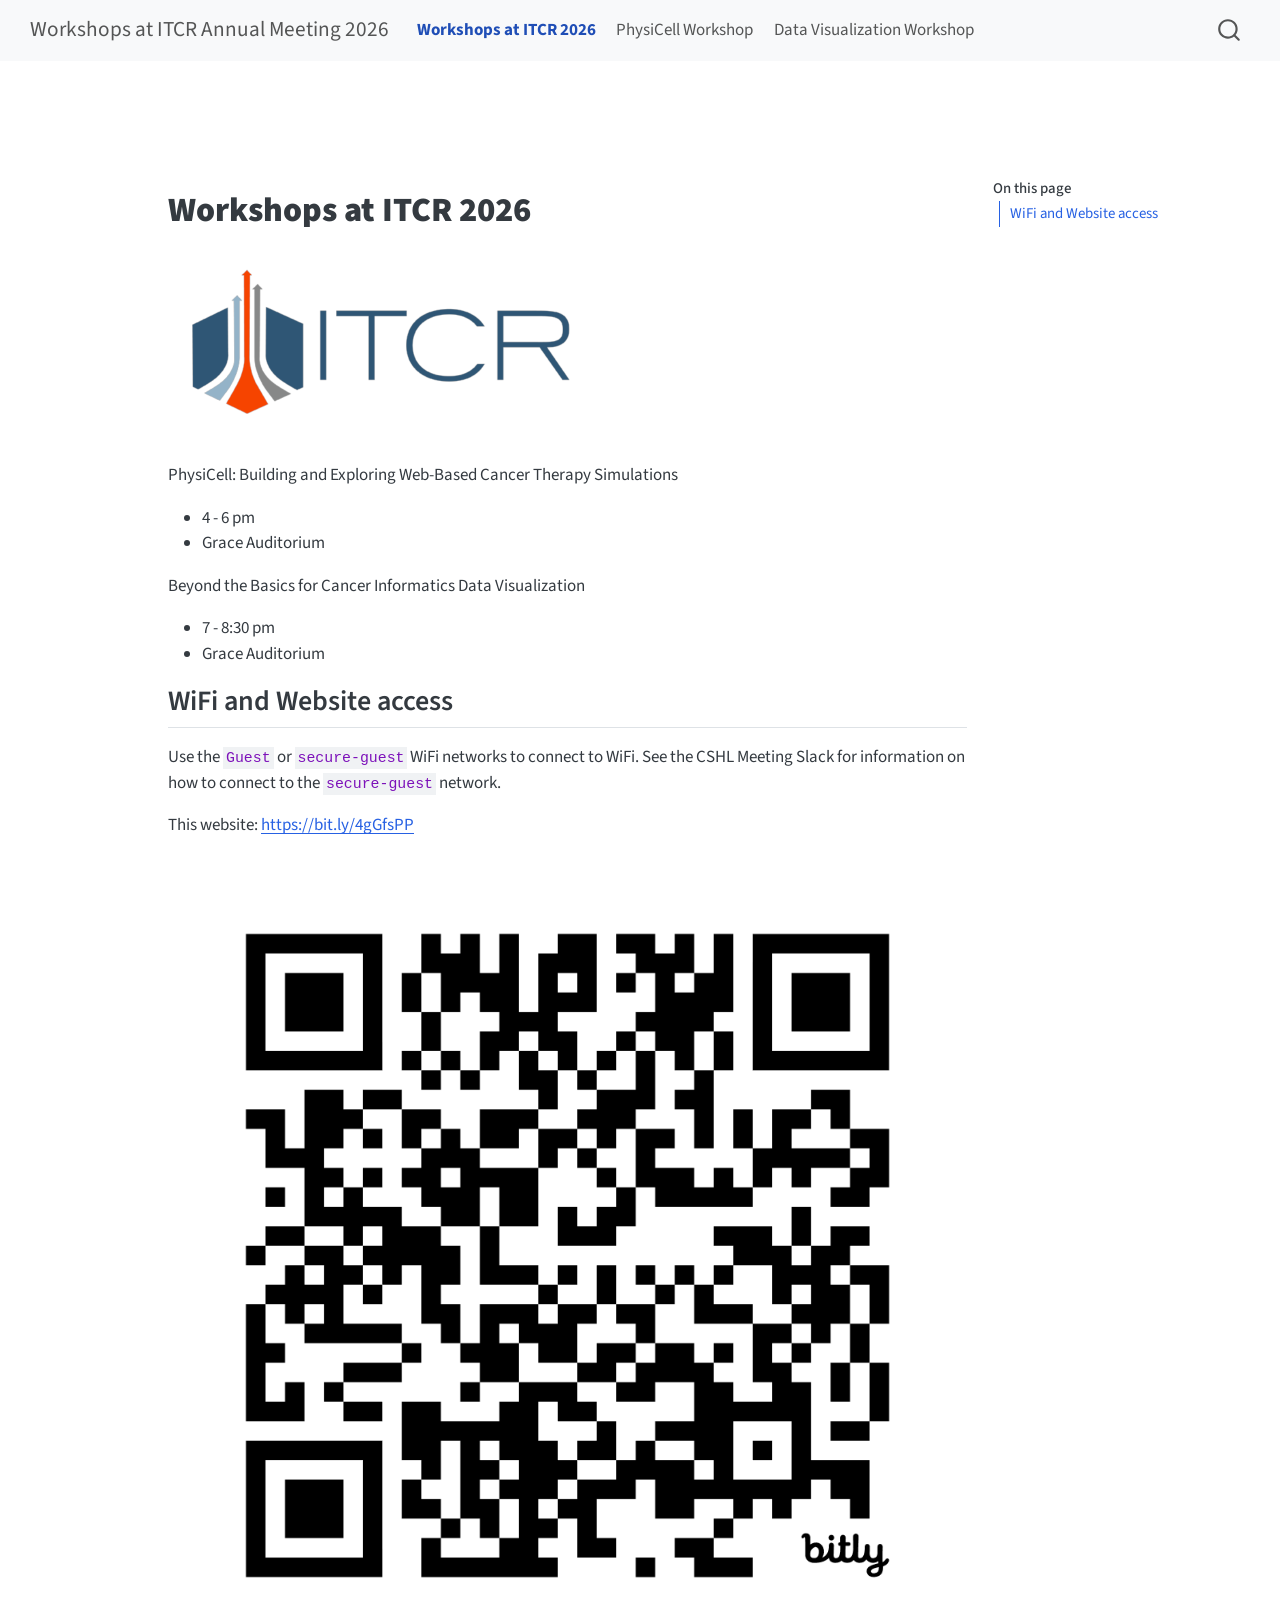
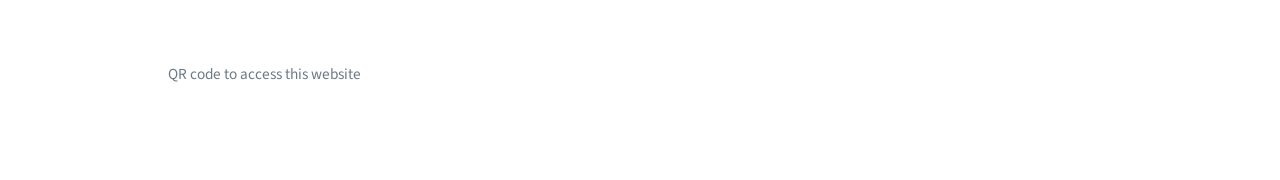
<file: docs/index.html>
<!DOCTYPE html>
<html xmlns="http://www.w3.org/1999/xhtml" lang="en" xml:lang="en"><head>

<meta charset="utf-8">
<meta name="generator" content="quarto-1.8.26">

<meta name="viewport" content="width=device-width, initial-scale=1.0, user-scalable=yes">


<title>Workshops at ITCR 2026 – Workshops at ITCR Annual Meeting 2026</title>
<style>
code{white-space: pre-wrap;}
span.smallcaps{font-variant: small-caps;}
div.columns{display: flex; gap: min(4vw, 1.5em);}
div.column{flex: auto; overflow-x: auto;}
div.hanging-indent{margin-left: 1.5em; text-indent: -1.5em;}
ul.task-list{list-style: none;}
ul.task-list li input[type="checkbox"] {
  width: 0.8em;
  margin: 0 0.8em 0.2em -1em; /* quarto-specific, see https://github.com/quarto-dev/quarto-cli/issues/4556 */ 
  vertical-align: middle;
}
</style>


<script src="site_libs/quarto-nav/quarto-nav.js"></script>
<script src="site_libs/quarto-nav/headroom.min.js"></script>
<script src="site_libs/clipboard/clipboard.min.js"></script>
<script src="site_libs/quarto-search/autocomplete.umd.js"></script>
<script src="site_libs/quarto-search/fuse.min.js"></script>
<script src="site_libs/quarto-search/quarto-search.js"></script>
<meta name="quarto:offset" content="./">
<script src="site_libs/quarto-html/quarto.js" type="module"></script>
<script src="site_libs/quarto-html/tabsets/tabsets.js" type="module"></script>
<script src="site_libs/quarto-html/axe/axe-check.js" type="module"></script>
<script src="site_libs/quarto-html/popper.min.js"></script>
<script src="site_libs/quarto-html/tippy.umd.min.js"></script>
<script src="site_libs/quarto-html/anchor.min.js"></script>
<link href="site_libs/quarto-html/tippy.css" rel="stylesheet">
<link href="site_libs/quarto-html/quarto-syntax-highlighting-587c61ba64f3a5504c4d52d930310e48.css" rel="stylesheet" id="quarto-text-highlighting-styles">
<script src="site_libs/bootstrap/bootstrap.min.js"></script>
<link href="site_libs/bootstrap/bootstrap-icons.css" rel="stylesheet">
<link href="site_libs/bootstrap/bootstrap-2b24086f6991a35f5f5ba430ba3daabe.min.css" rel="stylesheet" append-hash="true" id="quarto-bootstrap" data-mode="light">
<script id="quarto-search-options" type="application/json">{
  "location": "navbar",
  "copy-button": false,
  "collapse-after": 3,
  "panel-placement": "end",
  "type": "overlay",
  "limit": 50,
  "keyboard-shortcut": [
    "f",
    "/",
    "s"
  ],
  "show-item-context": false,
  "language": {
    "search-no-results-text": "No results",
    "search-matching-documents-text": "matching documents",
    "search-copy-link-title": "Copy link to search",
    "search-hide-matches-text": "Hide additional matches",
    "search-more-match-text": "more match in this document",
    "search-more-matches-text": "more matches in this document",
    "search-clear-button-title": "Clear",
    "search-text-placeholder": "",
    "search-detached-cancel-button-title": "Cancel",
    "search-submit-button-title": "Submit",
    "search-label": "Search"
  }
}</script>


<link rel="stylesheet" href="styles.css">
</head>

<body class="nav-fixed quarto-light">

<div id="quarto-search-results"></div>
  <header id="quarto-header" class="headroom fixed-top">
    <nav class="navbar navbar-expand-lg " data-bs-theme="dark">
      <div class="navbar-container container-fluid">
      <div class="navbar-brand-container mx-auto">
    <a class="navbar-brand" href="./index.html">
    <span class="navbar-title">Workshops at ITCR Annual Meeting 2026</span>
    </a>
  </div>
            <div id="quarto-search" class="" title="Search"></div>
          <button class="navbar-toggler" type="button" data-bs-toggle="collapse" data-bs-target="#navbarCollapse" aria-controls="navbarCollapse" role="menu" aria-expanded="false" aria-label="Toggle navigation" onclick="if (window.quartoToggleHeadroom) { window.quartoToggleHeadroom(); }">
  <span class="navbar-toggler-icon"></span>
</button>
          <div class="collapse navbar-collapse" id="navbarCollapse">
            <ul class="navbar-nav navbar-nav-scroll me-auto">
  <li class="nav-item">
    <a class="nav-link active" href="./index.html" aria-current="page"> <i class="bi bi-fa-home" role="img">
</i> 
<span class="menu-text"><strong>Workshops at ITCR 2026</strong></span></a>
  </li>  
  <li class="nav-item">
    <a class="nav-link" href="./physicell.html"> 
<span class="menu-text">PhysiCell Workshop</span></a>
  </li>  
  <li class="nav-item">
    <a class="nav-link" href="./dataviz.html"> 
<span class="menu-text">Data Visualization Workshop</span></a>
  </li>  
</ul>
          </div> <!-- /navcollapse -->
            <div class="quarto-navbar-tools">
</div>
      </div> <!-- /container-fluid -->
    </nav>
</header>
<!-- content -->
<div id="quarto-content" class="quarto-container page-columns page-rows-contents page-layout-article page-navbar">
<!-- sidebar -->
<!-- margin-sidebar -->
    <div id="quarto-margin-sidebar" class="sidebar margin-sidebar">
        <nav id="TOC" role="doc-toc" class="toc-active">
    <h2 id="toc-title">On this page</h2>
   
  <ul>
  <li><a href="#wifi-and-website-access" id="toc-wifi-and-website-access" class="nav-link active" data-scroll-target="#wifi-and-website-access">WiFi and Website access</a></li>
  </ul>
</nav>
    </div>
<!-- main -->
<main class="content" id="quarto-document-content">

<header id="title-block-header" class="quarto-title-block default">
<div class="quarto-title">
<h1 class="title"><strong>Workshops at ITCR 2026</strong></h1>
</div>



<div class="quarto-title-meta">

    
  
    
  </div>
  


</header>


<div class="cell">
<div class="cell-output-display">
<div>
<figure class="figure">
<p><img src="resources/images/itcr.png" class="img-fluid figure-img" width="413"></p>
</figure>
</div>
</div>
</div>
<p>PhysiCell: Building and Exploring Web-Based Cancer Therapy Simulations</p>
<ul>
<li>4 - 6 pm</li>
<li>Grace Auditorium</li>
</ul>
<p>Beyond the Basics for Cancer Informatics Data Visualization</p>
<ul>
<li>7 - 8:30 pm</li>
<li>Grace Auditorium</li>
</ul>
<section id="wifi-and-website-access" class="level2">
<h2 class="anchored" data-anchor-id="wifi-and-website-access">WiFi and Website access</h2>
<p>Use the <code>Guest</code> or <code>secure-guest</code> WiFi networks to connect to WiFi. See the CSHL Meeting Slack for information on how to connect to the <code>secure-guest</code> network.</p>
<p>This website: <a href="https://bit.ly/4gGfsPP">https://bit.ly/4gGfsPP</a></p>
<div class="quarto-figure quarto-figure-center">
<figure class="figure">
<p><img src="resources/images/Qq7fjTBxkGwiu5Y_Untitled 2026-07-15.png" class="img-fluid figure-img"></p>
<figcaption>QR code to access this website</figcaption>
</figure>
</div>


</section>

</main> <!-- /main -->
<script id="quarto-html-after-body" type="application/javascript">
  window.document.addEventListener("DOMContentLoaded", function (event) {
    const icon = "";
    const anchorJS = new window.AnchorJS();
    anchorJS.options = {
      placement: 'right',
      icon: icon
    };
    anchorJS.add('.anchored');
    const isCodeAnnotation = (el) => {
      for (const clz of el.classList) {
        if (clz.startsWith('code-annotation-')) {                     
          return true;
        }
      }
      return false;
    }
    const onCopySuccess = function(e) {
      // button target
      const button = e.trigger;
      // don't keep focus
      button.blur();
      // flash "checked"
      button.classList.add('code-copy-button-checked');
      var currentTitle = button.getAttribute("title");
      button.setAttribute("title", "Copied!");
      let tooltip;
      if (window.bootstrap) {
        button.setAttribute("data-bs-toggle", "tooltip");
        button.setAttribute("data-bs-placement", "left");
        button.setAttribute("data-bs-title", "Copied!");
        tooltip = new bootstrap.Tooltip(button, 
          { trigger: "manual", 
            customClass: "code-copy-button-tooltip",
            offset: [0, -8]});
        tooltip.show();    
      }
      setTimeout(function() {
        if (tooltip) {
          tooltip.hide();
          button.removeAttribute("data-bs-title");
          button.removeAttribute("data-bs-toggle");
          button.removeAttribute("data-bs-placement");
        }
        button.setAttribute("title", currentTitle);
        button.classList.remove('code-copy-button-checked');
      }, 1000);
      // clear code selection
      e.clearSelection();
    }
    const getTextToCopy = function(trigger) {
      const outerScaffold = trigger.parentElement.cloneNode(true);
      const codeEl = outerScaffold.querySelector('code');
      for (const childEl of codeEl.children) {
        if (isCodeAnnotation(childEl)) {
          childEl.remove();
        }
      }
      return codeEl.innerText;
    }
    const clipboard = new window.ClipboardJS('.code-copy-button:not([data-in-quarto-modal])', {
      text: getTextToCopy
    });
    clipboard.on('success', onCopySuccess);
    if (window.document.getElementById('quarto-embedded-source-code-modal')) {
      const clipboardModal = new window.ClipboardJS('.code-copy-button[data-in-quarto-modal]', {
        text: getTextToCopy,
        container: window.document.getElementById('quarto-embedded-source-code-modal')
      });
      clipboardModal.on('success', onCopySuccess);
    }
      var localhostRegex = new RegExp(/^(?:http|https):\/\/localhost\:?[0-9]*\//);
      var mailtoRegex = new RegExp(/^mailto:/);
        var filterRegex = new RegExp('/' + window.location.host + '/');
      var isInternal = (href) => {
          return filterRegex.test(href) || localhostRegex.test(href) || mailtoRegex.test(href);
      }
      // Inspect non-navigation links and adorn them if external
     var links = window.document.querySelectorAll('a[href]:not(.nav-link):not(.navbar-brand):not(.toc-action):not(.sidebar-link):not(.sidebar-item-toggle):not(.pagination-link):not(.no-external):not([aria-hidden]):not(.dropdown-item):not(.quarto-navigation-tool):not(.about-link)');
      for (var i=0; i<links.length; i++) {
        const link = links[i];
        if (!isInternal(link.href)) {
          // undo the damage that might have been done by quarto-nav.js in the case of
          // links that we want to consider external
          if (link.dataset.originalHref !== undefined) {
            link.href = link.dataset.originalHref;
          }
        }
      }
    function tippyHover(el, contentFn, onTriggerFn, onUntriggerFn) {
      const config = {
        allowHTML: true,
        maxWidth: 500,
        delay: 100,
        arrow: false,
        appendTo: function(el) {
            return el.parentElement;
        },
        interactive: true,
        interactiveBorder: 10,
        theme: 'quarto',
        placement: 'bottom-start',
      };
      if (contentFn) {
        config.content = contentFn;
      }
      if (onTriggerFn) {
        config.onTrigger = onTriggerFn;
      }
      if (onUntriggerFn) {
        config.onUntrigger = onUntriggerFn;
      }
      window.tippy(el, config); 
    }
    const noterefs = window.document.querySelectorAll('a[role="doc-noteref"]');
    for (var i=0; i<noterefs.length; i++) {
      const ref = noterefs[i];
      tippyHover(ref, function() {
        // use id or data attribute instead here
        let href = ref.getAttribute('data-footnote-href') || ref.getAttribute('href');
        try { href = new URL(href).hash; } catch {}
        const id = href.replace(/^#\/?/, "");
        const note = window.document.getElementById(id);
        if (note) {
          return note.innerHTML;
        } else {
          return "";
        }
      });
    }
    const xrefs = window.document.querySelectorAll('a.quarto-xref');
    const processXRef = (id, note) => {
      // Strip column container classes
      const stripColumnClz = (el) => {
        el.classList.remove("page-full", "page-columns");
        if (el.children) {
          for (const child of el.children) {
            stripColumnClz(child);
          }
        }
      }
      stripColumnClz(note)
      if (id === null || id.startsWith('sec-')) {
        // Special case sections, only their first couple elements
        const container = document.createElement("div");
        if (note.children && note.children.length > 2) {
          container.appendChild(note.children[0].cloneNode(true));
          for (let i = 1; i < note.children.length; i++) {
            const child = note.children[i];
            if (child.tagName === "P" && child.innerText === "") {
              continue;
            } else {
              container.appendChild(child.cloneNode(true));
              break;
            }
          }
          if (window.Quarto?.typesetMath) {
            window.Quarto.typesetMath(container);
          }
          return container.innerHTML
        } else {
          if (window.Quarto?.typesetMath) {
            window.Quarto.typesetMath(note);
          }
          return note.innerHTML;
        }
      } else {
        // Remove any anchor links if they are present
        const anchorLink = note.querySelector('a.anchorjs-link');
        if (anchorLink) {
          anchorLink.remove();
        }
        if (window.Quarto?.typesetMath) {
          window.Quarto.typesetMath(note);
        }
        if (note.classList.contains("callout")) {
          return note.outerHTML;
        } else {
          return note.innerHTML;
        }
      }
    }
    for (var i=0; i<xrefs.length; i++) {
      const xref = xrefs[i];
      tippyHover(xref, undefined, function(instance) {
        instance.disable();
        let url = xref.getAttribute('href');
        let hash = undefined; 
        if (url.startsWith('#')) {
          hash = url;
        } else {
          try { hash = new URL(url).hash; } catch {}
        }
        if (hash) {
          const id = hash.replace(/^#\/?/, "");
          const note = window.document.getElementById(id);
          if (note !== null) {
            try {
              const html = processXRef(id, note.cloneNode(true));
              instance.setContent(html);
            } finally {
              instance.enable();
              instance.show();
            }
          } else {
            // See if we can fetch this
            fetch(url.split('#')[0])
            .then(res => res.text())
            .then(html => {
              const parser = new DOMParser();
              const htmlDoc = parser.parseFromString(html, "text/html");
              const note = htmlDoc.getElementById(id);
              if (note !== null) {
                const html = processXRef(id, note);
                instance.setContent(html);
              } 
            }).finally(() => {
              instance.enable();
              instance.show();
            });
          }
        } else {
          // See if we can fetch a full url (with no hash to target)
          // This is a special case and we should probably do some content thinning / targeting
          fetch(url)
          .then(res => res.text())
          .then(html => {
            const parser = new DOMParser();
            const htmlDoc = parser.parseFromString(html, "text/html");
            const note = htmlDoc.querySelector('main.content');
            if (note !== null) {
              // This should only happen for chapter cross references
              // (since there is no id in the URL)
              // remove the first header
              if (note.children.length > 0 && note.children[0].tagName === "HEADER") {
                note.children[0].remove();
              }
              const html = processXRef(null, note);
              instance.setContent(html);
            } 
          }).finally(() => {
            instance.enable();
            instance.show();
          });
        }
      }, function(instance) {
      });
    }
        let selectedAnnoteEl;
        const selectorForAnnotation = ( cell, annotation) => {
          let cellAttr = 'data-code-cell="' + cell + '"';
          let lineAttr = 'data-code-annotation="' +  annotation + '"';
          const selector = 'span[' + cellAttr + '][' + lineAttr + ']';
          return selector;
        }
        const selectCodeLines = (annoteEl) => {
          const doc = window.document;
          const targetCell = annoteEl.getAttribute("data-target-cell");
          const targetAnnotation = annoteEl.getAttribute("data-target-annotation");
          const annoteSpan = window.document.querySelector(selectorForAnnotation(targetCell, targetAnnotation));
          const lines = annoteSpan.getAttribute("data-code-lines").split(",");
          const lineIds = lines.map((line) => {
            return targetCell + "-" + line;
          })
          let top = null;
          let height = null;
          let parent = null;
          if (lineIds.length > 0) {
              //compute the position of the single el (top and bottom and make a div)
              const el = window.document.getElementById(lineIds[0]);
              top = el.offsetTop;
              height = el.offsetHeight;
              parent = el.parentElement.parentElement;
            if (lineIds.length > 1) {
              const lastEl = window.document.getElementById(lineIds[lineIds.length - 1]);
              const bottom = lastEl.offsetTop + lastEl.offsetHeight;
              height = bottom - top;
            }
            if (top !== null && height !== null && parent !== null) {
              // cook up a div (if necessary) and position it 
              let div = window.document.getElementById("code-annotation-line-highlight");
              if (div === null) {
                div = window.document.createElement("div");
                div.setAttribute("id", "code-annotation-line-highlight");
                div.style.position = 'absolute';
                parent.appendChild(div);
              }
              div.style.top = top - 2 + "px";
              div.style.height = height + 4 + "px";
              div.style.left = 0;
              let gutterDiv = window.document.getElementById("code-annotation-line-highlight-gutter");
              if (gutterDiv === null) {
                gutterDiv = window.document.createElement("div");
                gutterDiv.setAttribute("id", "code-annotation-line-highlight-gutter");
                gutterDiv.style.position = 'absolute';
                const codeCell = window.document.getElementById(targetCell);
                const gutter = codeCell.querySelector('.code-annotation-gutter');
                gutter.appendChild(gutterDiv);
              }
              gutterDiv.style.top = top - 2 + "px";
              gutterDiv.style.height = height + 4 + "px";
            }
            selectedAnnoteEl = annoteEl;
          }
        };
        const unselectCodeLines = () => {
          const elementsIds = ["code-annotation-line-highlight", "code-annotation-line-highlight-gutter"];
          elementsIds.forEach((elId) => {
            const div = window.document.getElementById(elId);
            if (div) {
              div.remove();
            }
          });
          selectedAnnoteEl = undefined;
        };
          // Handle positioning of the toggle
      window.addEventListener(
        "resize",
        throttle(() => {
          elRect = undefined;
          if (selectedAnnoteEl) {
            selectCodeLines(selectedAnnoteEl);
          }
        }, 10)
      );
      function throttle(fn, ms) {
      let throttle = false;
      let timer;
        return (...args) => {
          if(!throttle) { // first call gets through
              fn.apply(this, args);
              throttle = true;
          } else { // all the others get throttled
              if(timer) clearTimeout(timer); // cancel #2
              timer = setTimeout(() => {
                fn.apply(this, args);
                timer = throttle = false;
              }, ms);
          }
        };
      }
        // Attach click handler to the DT
        const annoteDls = window.document.querySelectorAll('dt[data-target-cell]');
        for (const annoteDlNode of annoteDls) {
          annoteDlNode.addEventListener('click', (event) => {
            const clickedEl = event.target;
            if (clickedEl !== selectedAnnoteEl) {
              unselectCodeLines();
              const activeEl = window.document.querySelector('dt[data-target-cell].code-annotation-active');
              if (activeEl) {
                activeEl.classList.remove('code-annotation-active');
              }
              selectCodeLines(clickedEl);
              clickedEl.classList.add('code-annotation-active');
            } else {
              // Unselect the line
              unselectCodeLines();
              clickedEl.classList.remove('code-annotation-active');
            }
          });
        }
    const findCites = (el) => {
      const parentEl = el.parentElement;
      if (parentEl) {
        const cites = parentEl.dataset.cites;
        if (cites) {
          return {
            el,
            cites: cites.split(' ')
          };
        } else {
          return findCites(el.parentElement)
        }
      } else {
        return undefined;
      }
    };
    var bibliorefs = window.document.querySelectorAll('a[role="doc-biblioref"]');
    for (var i=0; i<bibliorefs.length; i++) {
      const ref = bibliorefs[i];
      const citeInfo = findCites(ref);
      if (citeInfo) {
        tippyHover(citeInfo.el, function() {
          var popup = window.document.createElement('div');
          citeInfo.cites.forEach(function(cite) {
            var citeDiv = window.document.createElement('div');
            citeDiv.classList.add('hanging-indent');
            citeDiv.classList.add('csl-entry');
            var biblioDiv = window.document.getElementById('ref-' + cite);
            if (biblioDiv) {
              citeDiv.innerHTML = biblioDiv.innerHTML;
            }
            popup.appendChild(citeDiv);
          });
          return popup.innerHTML;
        });
      }
    }
  });
  </script>
</div> <!-- /content -->




</body></html>
</file>
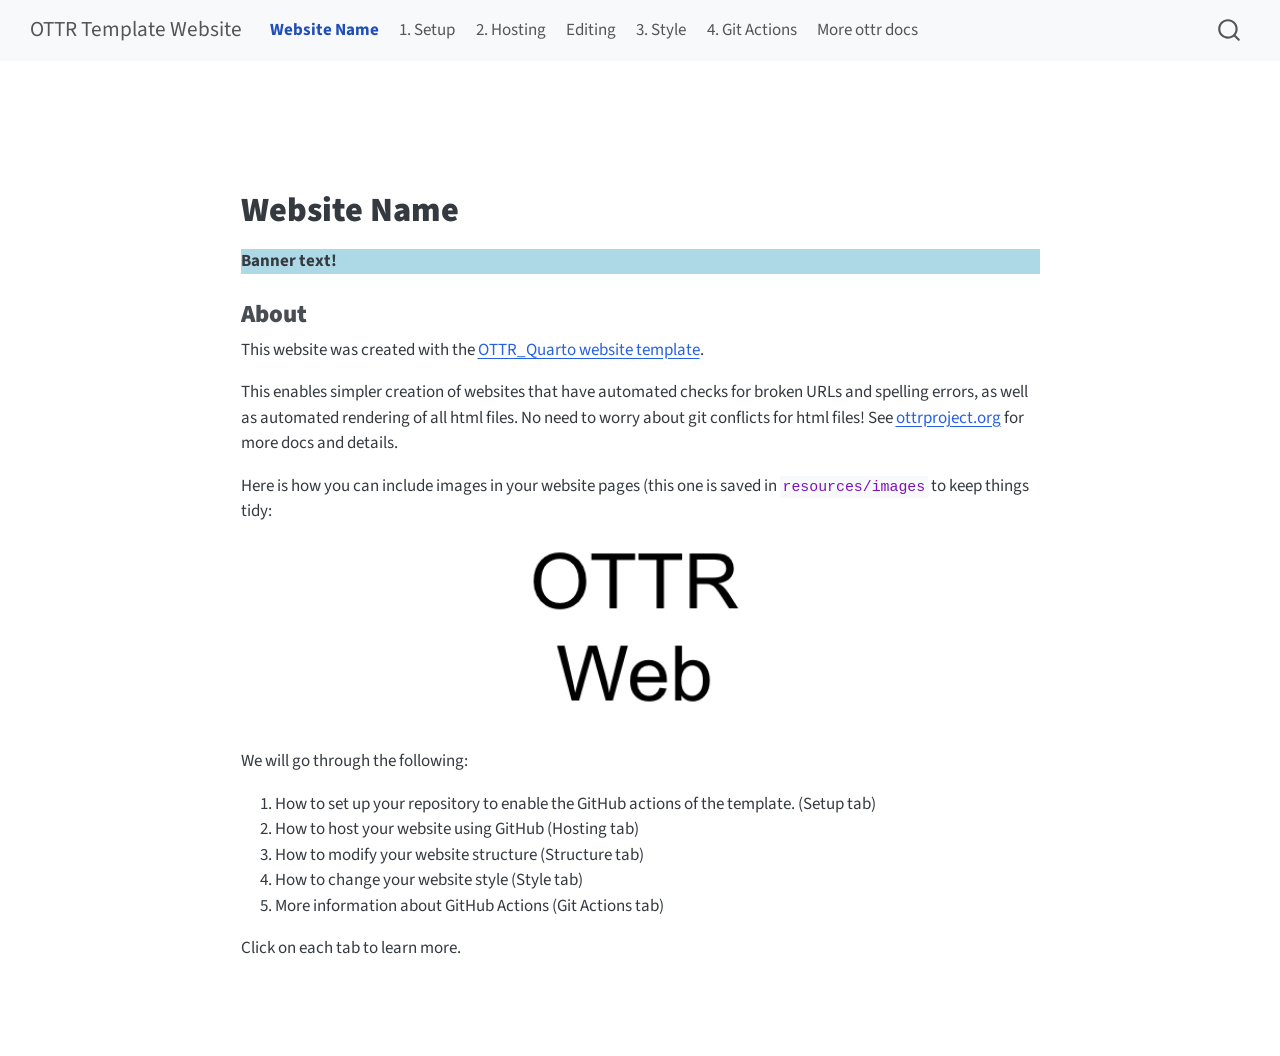
<file: docs/no_toc/index.html>
<!DOCTYPE html>
<html xmlns="http://www.w3.org/1999/xhtml" lang="en" xml:lang="en"><head>

<meta charset="utf-8">
<meta name="generator" content="quarto-1.5.57">

<meta name="viewport" content="width=device-width, initial-scale=1.0, user-scalable=yes">


<title>Website Name – OTTR Template Website</title>
<style>
code{white-space: pre-wrap;}
span.smallcaps{font-variant: small-caps;}
div.columns{display: flex; gap: min(4vw, 1.5em);}
div.column{flex: auto; overflow-x: auto;}
div.hanging-indent{margin-left: 1.5em; text-indent: -1.5em;}
ul.task-list{list-style: none;}
ul.task-list li input[type="checkbox"] {
  width: 0.8em;
  margin: 0 0.8em 0.2em -1em; /* quarto-specific, see https://github.com/quarto-dev/quarto-cli/issues/4556 */ 
  vertical-align: middle;
}
</style>


<script src="site_libs/quarto-nav/quarto-nav.js"></script>
<script src="site_libs/quarto-nav/headroom.min.js"></script>
<script src="site_libs/clipboard/clipboard.min.js"></script>
<script src="site_libs/quarto-search/autocomplete.umd.js"></script>
<script src="site_libs/quarto-search/fuse.min.js"></script>
<script src="site_libs/quarto-search/quarto-search.js"></script>
<meta name="quarto:offset" content="./">
<script src="site_libs/quarto-html/quarto.js"></script>
<script src="site_libs/quarto-html/popper.min.js"></script>
<script src="site_libs/quarto-html/tippy.umd.min.js"></script>
<script src="site_libs/quarto-html/anchor.min.js"></script>
<link href="site_libs/quarto-html/tippy.css" rel="stylesheet">
<link href="site_libs/quarto-html/quarto-syntax-highlighting.css" rel="stylesheet" id="quarto-text-highlighting-styles">
<script src="site_libs/bootstrap/bootstrap.min.js"></script>
<link href="site_libs/bootstrap/bootstrap-icons.css" rel="stylesheet">
<link href="site_libs/bootstrap/bootstrap.min.css" rel="stylesheet" id="quarto-bootstrap" data-mode="light">
<script id="quarto-search-options" type="application/json">{
  "location": "navbar",
  "copy-button": false,
  "collapse-after": 3,
  "panel-placement": "end",
  "type": "overlay",
  "limit": 50,
  "keyboard-shortcut": [
    "f",
    "/",
    "s"
  ],
  "show-item-context": false,
  "language": {
    "search-no-results-text": "No results",
    "search-matching-documents-text": "matching documents",
    "search-copy-link-title": "Copy link to search",
    "search-hide-matches-text": "Hide additional matches",
    "search-more-match-text": "more match in this document",
    "search-more-matches-text": "more matches in this document",
    "search-clear-button-title": "Clear",
    "search-text-placeholder": "",
    "search-detached-cancel-button-title": "Cancel",
    "search-submit-button-title": "Submit",
    "search-label": "Search"
  }
}</script>


<link rel="stylesheet" href="styles.css">
</head>

<body class="nav-fixed fullcontent">

<div id="quarto-search-results"></div>
  <header id="quarto-header" class="headroom fixed-top">
    <nav class="navbar navbar-expand-lg " data-bs-theme="dark">
      <div class="navbar-container container-fluid">
      <div class="navbar-brand-container mx-auto">
    <a class="navbar-brand" href="./index.html">
    <span class="navbar-title">OTTR Template Website</span>
    </a>
  </div>
            <div id="quarto-search" class="" title="Search"></div>
          <button class="navbar-toggler" type="button" data-bs-toggle="collapse" data-bs-target="#navbarCollapse" aria-controls="navbarCollapse" role="menu" aria-expanded="false" aria-label="Toggle navigation" onclick="if (window.quartoToggleHeadroom) { window.quartoToggleHeadroom(); }">
  <span class="navbar-toggler-icon"></span>
</button>
          <div class="collapse navbar-collapse" id="navbarCollapse">
            <ul class="navbar-nav navbar-nav-scroll me-auto">
  <li class="nav-item">
    <a class="nav-link active" href="./index.html" aria-current="page"> <i class="bi bi-fa-home" role="img">
</i> 
<span class="menu-text"><strong>Website Name</strong></span></a>
  </li>  
  <li class="nav-item">
    <a class="nav-link" href="./setup.html"> 
<span class="menu-text">1. Setup</span></a>
  </li>  
  <li class="nav-item">
    <a class="nav-link" href="./hosting.html"> 
<span class="menu-text">2. Hosting</span></a>
  </li>  
  <li class="nav-item">
    <a class="nav-link" href="./editing.html"> 
<span class="menu-text">Editing</span></a>
  </li>  
  <li class="nav-item">
    <a class="nav-link" href="./style.html"> 
<span class="menu-text">3. Style</span></a>
  </li>  
  <li class="nav-item">
    <a class="nav-link" href="./git_actions.html"> 
<span class="menu-text">4. Git Actions</span></a>
  </li>  
  <li class="nav-item">
    <a class="nav-link" href="https://www.ottrproject.org/"> 
<span class="menu-text">More ottr docs</span></a>
  </li>  
</ul>
          </div> <!-- /navcollapse -->
            <div class="quarto-navbar-tools">
</div>
      </div> <!-- /container-fluid -->
    </nav>
</header>
<!-- content -->
<div id="quarto-content" class="quarto-container page-columns page-rows-contents page-layout-article page-navbar">
<!-- sidebar -->
<!-- margin-sidebar -->
    
<!-- main -->
<main class="content" id="quarto-document-content">

<header id="title-block-header" class="quarto-title-block default">
<div class="quarto-title">
<h1 class="title"><strong>Website Name</strong></h1>
</div>



<div class="quarto-title-meta">

    
  
    
  </div>
  


</header>


<div class="banner_color">
<p>Banner text!</p>
</div>
<section id="about" class="level3">
<h3 class="anchored" data-anchor-id="about"><strong>About</strong></h3>
<p>This website was created with the <a href="https://github.com/ottrproject/OTTR_Quarto">OTTR_Quarto website template</a>.</p>
<p>This enables simpler creation of websites that have automated checks for broken URLs and spelling errors, as well as automated rendering of all html files. No need to worry about git conflicts for html files! See <a href="https://www.ottrproject.org/">ottrproject.org</a> for more docs and details.</p>
<p>Here is how you can include images in your website pages (this one is saved in <code>resources/images</code> to keep things tidy:</p>
<div class="cell" data-layout-align="center">
<div class="cell-output-display">
<div class="quarto-figure quarto-figure-center">
<figure class="figure">
<p><img src="resources/images/example_image.png" class="img-fluid quarto-figure quarto-figure-center figure-img" style="width:30.0%" alt="Example image"></p>
</figure>
</div>
</div>
</div>
<p>We will go through the following:</p>
<ol type="1">
<li>How to set up your repository to enable the GitHub actions of the template. (Setup tab)</li>
<li>How to host your website using GitHub (Hosting tab)</li>
<li>How to modify your website structure (Structure tab)</li>
<li>How to change your website style (Style tab)</li>
<li>More information about GitHub Actions (Git Actions tab)</li>
</ol>
<p>Click on each tab to learn more.</p>


</section>

</main> <!-- /main -->
<script id="quarto-html-after-body" type="application/javascript">
window.document.addEventListener("DOMContentLoaded", function (event) {
  const toggleBodyColorMode = (bsSheetEl) => {
    const mode = bsSheetEl.getAttribute("data-mode");
    const bodyEl = window.document.querySelector("body");
    if (mode === "dark") {
      bodyEl.classList.add("quarto-dark");
      bodyEl.classList.remove("quarto-light");
    } else {
      bodyEl.classList.add("quarto-light");
      bodyEl.classList.remove("quarto-dark");
    }
  }
  const toggleBodyColorPrimary = () => {
    const bsSheetEl = window.document.querySelector("link#quarto-bootstrap");
    if (bsSheetEl) {
      toggleBodyColorMode(bsSheetEl);
    }
  }
  toggleBodyColorPrimary();  
  const icon = "";
  const anchorJS = new window.AnchorJS();
  anchorJS.options = {
    placement: 'right',
    icon: icon
  };
  anchorJS.add('.anchored');
  const isCodeAnnotation = (el) => {
    for (const clz of el.classList) {
      if (clz.startsWith('code-annotation-')) {                     
        return true;
      }
    }
    return false;
  }
  const onCopySuccess = function(e) {
    // button target
    const button = e.trigger;
    // don't keep focus
    button.blur();
    // flash "checked"
    button.classList.add('code-copy-button-checked');
    var currentTitle = button.getAttribute("title");
    button.setAttribute("title", "Copied!");
    let tooltip;
    if (window.bootstrap) {
      button.setAttribute("data-bs-toggle", "tooltip");
      button.setAttribute("data-bs-placement", "left");
      button.setAttribute("data-bs-title", "Copied!");
      tooltip = new bootstrap.Tooltip(button, 
        { trigger: "manual", 
          customClass: "code-copy-button-tooltip",
          offset: [0, -8]});
      tooltip.show();    
    }
    setTimeout(function() {
      if (tooltip) {
        tooltip.hide();
        button.removeAttribute("data-bs-title");
        button.removeAttribute("data-bs-toggle");
        button.removeAttribute("data-bs-placement");
      }
      button.setAttribute("title", currentTitle);
      button.classList.remove('code-copy-button-checked');
    }, 1000);
    // clear code selection
    e.clearSelection();
  }
  const getTextToCopy = function(trigger) {
      const codeEl = trigger.previousElementSibling.cloneNode(true);
      for (const childEl of codeEl.children) {
        if (isCodeAnnotation(childEl)) {
          childEl.remove();
        }
      }
      return codeEl.innerText;
  }
  const clipboard = new window.ClipboardJS('.code-copy-button:not([data-in-quarto-modal])', {
    text: getTextToCopy
  });
  clipboard.on('success', onCopySuccess);
  if (window.document.getElementById('quarto-embedded-source-code-modal')) {
    // For code content inside modals, clipBoardJS needs to be initialized with a container option
    // TODO: Check when it could be a function (https://github.com/zenorocha/clipboard.js/issues/860)
    const clipboardModal = new window.ClipboardJS('.code-copy-button[data-in-quarto-modal]', {
      text: getTextToCopy,
      container: window.document.getElementById('quarto-embedded-source-code-modal')
    });
    clipboardModal.on('success', onCopySuccess);
  }
    var localhostRegex = new RegExp(/^(?:http|https):\/\/localhost\:?[0-9]*\//);
    var mailtoRegex = new RegExp(/^mailto:/);
      var filterRegex = new RegExp('/' + window.location.host + '/');
    var isInternal = (href) => {
        return filterRegex.test(href) || localhostRegex.test(href) || mailtoRegex.test(href);
    }
    // Inspect non-navigation links and adorn them if external
 	var links = window.document.querySelectorAll('a[href]:not(.nav-link):not(.navbar-brand):not(.toc-action):not(.sidebar-link):not(.sidebar-item-toggle):not(.pagination-link):not(.no-external):not([aria-hidden]):not(.dropdown-item):not(.quarto-navigation-tool):not(.about-link)');
    for (var i=0; i<links.length; i++) {
      const link = links[i];
      if (!isInternal(link.href)) {
        // undo the damage that might have been done by quarto-nav.js in the case of
        // links that we want to consider external
        if (link.dataset.originalHref !== undefined) {
          link.href = link.dataset.originalHref;
        }
      }
    }
  function tippyHover(el, contentFn, onTriggerFn, onUntriggerFn) {
    const config = {
      allowHTML: true,
      maxWidth: 500,
      delay: 100,
      arrow: false,
      appendTo: function(el) {
          return el.parentElement;
      },
      interactive: true,
      interactiveBorder: 10,
      theme: 'quarto',
      placement: 'bottom-start',
    };
    if (contentFn) {
      config.content = contentFn;
    }
    if (onTriggerFn) {
      config.onTrigger = onTriggerFn;
    }
    if (onUntriggerFn) {
      config.onUntrigger = onUntriggerFn;
    }
    window.tippy(el, config); 
  }
  const noterefs = window.document.querySelectorAll('a[role="doc-noteref"]');
  for (var i=0; i<noterefs.length; i++) {
    const ref = noterefs[i];
    tippyHover(ref, function() {
      // use id or data attribute instead here
      let href = ref.getAttribute('data-footnote-href') || ref.getAttribute('href');
      try { href = new URL(href).hash; } catch {}
      const id = href.replace(/^#\/?/, "");
      const note = window.document.getElementById(id);
      if (note) {
        return note.innerHTML;
      } else {
        return "";
      }
    });
  }
  const xrefs = window.document.querySelectorAll('a.quarto-xref');
  const processXRef = (id, note) => {
    // Strip column container classes
    const stripColumnClz = (el) => {
      el.classList.remove("page-full", "page-columns");
      if (el.children) {
        for (const child of el.children) {
          stripColumnClz(child);
        }
      }
    }
    stripColumnClz(note)
    if (id === null || id.startsWith('sec-')) {
      // Special case sections, only their first couple elements
      const container = document.createElement("div");
      if (note.children && note.children.length > 2) {
        container.appendChild(note.children[0].cloneNode(true));
        for (let i = 1; i < note.children.length; i++) {
          const child = note.children[i];
          if (child.tagName === "P" && child.innerText === "") {
            continue;
          } else {
            container.appendChild(child.cloneNode(true));
            break;
          }
        }
        if (window.Quarto?.typesetMath) {
          window.Quarto.typesetMath(container);
        }
        return container.innerHTML
      } else {
        if (window.Quarto?.typesetMath) {
          window.Quarto.typesetMath(note);
        }
        return note.innerHTML;
      }
    } else {
      // Remove any anchor links if they are present
      const anchorLink = note.querySelector('a.anchorjs-link');
      if (anchorLink) {
        anchorLink.remove();
      }
      if (window.Quarto?.typesetMath) {
        window.Quarto.typesetMath(note);
      }
      // TODO in 1.5, we should make sure this works without a callout special case
      if (note.classList.contains("callout")) {
        return note.outerHTML;
      } else {
        return note.innerHTML;
      }
    }
  }
  for (var i=0; i<xrefs.length; i++) {
    const xref = xrefs[i];
    tippyHover(xref, undefined, function(instance) {
      instance.disable();
      let url = xref.getAttribute('href');
      let hash = undefined; 
      if (url.startsWith('#')) {
        hash = url;
      } else {
        try { hash = new URL(url).hash; } catch {}
      }
      if (hash) {
        const id = hash.replace(/^#\/?/, "");
        const note = window.document.getElementById(id);
        if (note !== null) {
          try {
            const html = processXRef(id, note.cloneNode(true));
            instance.setContent(html);
          } finally {
            instance.enable();
            instance.show();
          }
        } else {
          // See if we can fetch this
          fetch(url.split('#')[0])
          .then(res => res.text())
          .then(html => {
            const parser = new DOMParser();
            const htmlDoc = parser.parseFromString(html, "text/html");
            const note = htmlDoc.getElementById(id);
            if (note !== null) {
              const html = processXRef(id, note);
              instance.setContent(html);
            } 
          }).finally(() => {
            instance.enable();
            instance.show();
          });
        }
      } else {
        // See if we can fetch a full url (with no hash to target)
        // This is a special case and we should probably do some content thinning / targeting
        fetch(url)
        .then(res => res.text())
        .then(html => {
          const parser = new DOMParser();
          const htmlDoc = parser.parseFromString(html, "text/html");
          const note = htmlDoc.querySelector('main.content');
          if (note !== null) {
            // This should only happen for chapter cross references
            // (since there is no id in the URL)
            // remove the first header
            if (note.children.length > 0 && note.children[0].tagName === "HEADER") {
              note.children[0].remove();
            }
            const html = processXRef(null, note);
            instance.setContent(html);
          } 
        }).finally(() => {
          instance.enable();
          instance.show();
        });
      }
    }, function(instance) {
    });
  }
      let selectedAnnoteEl;
      const selectorForAnnotation = ( cell, annotation) => {
        let cellAttr = 'data-code-cell="' + cell + '"';
        let lineAttr = 'data-code-annotation="' +  annotation + '"';
        const selector = 'span[' + cellAttr + '][' + lineAttr + ']';
        return selector;
      }
      const selectCodeLines = (annoteEl) => {
        const doc = window.document;
        const targetCell = annoteEl.getAttribute("data-target-cell");
        const targetAnnotation = annoteEl.getAttribute("data-target-annotation");
        const annoteSpan = window.document.querySelector(selectorForAnnotation(targetCell, targetAnnotation));
        const lines = annoteSpan.getAttribute("data-code-lines").split(",");
        const lineIds = lines.map((line) => {
          return targetCell + "-" + line;
        })
        let top = null;
        let height = null;
        let parent = null;
        if (lineIds.length > 0) {
            //compute the position of the single el (top and bottom and make a div)
            const el = window.document.getElementById(lineIds[0]);
            top = el.offsetTop;
            height = el.offsetHeight;
            parent = el.parentElement.parentElement;
          if (lineIds.length > 1) {
            const lastEl = window.document.getElementById(lineIds[lineIds.length - 1]);
            const bottom = lastEl.offsetTop + lastEl.offsetHeight;
            height = bottom - top;
          }
          if (top !== null && height !== null && parent !== null) {
            // cook up a div (if necessary) and position it 
            let div = window.document.getElementById("code-annotation-line-highlight");
            if (div === null) {
              div = window.document.createElement("div");
              div.setAttribute("id", "code-annotation-line-highlight");
              div.style.position = 'absolute';
              parent.appendChild(div);
            }
            div.style.top = top - 2 + "px";
            div.style.height = height + 4 + "px";
            div.style.left = 0;
            let gutterDiv = window.document.getElementById("code-annotation-line-highlight-gutter");
            if (gutterDiv === null) {
              gutterDiv = window.document.createElement("div");
              gutterDiv.setAttribute("id", "code-annotation-line-highlight-gutter");
              gutterDiv.style.position = 'absolute';
              const codeCell = window.document.getElementById(targetCell);
              const gutter = codeCell.querySelector('.code-annotation-gutter');
              gutter.appendChild(gutterDiv);
            }
            gutterDiv.style.top = top - 2 + "px";
            gutterDiv.style.height = height + 4 + "px";
          }
          selectedAnnoteEl = annoteEl;
        }
      };
      const unselectCodeLines = () => {
        const elementsIds = ["code-annotation-line-highlight", "code-annotation-line-highlight-gutter"];
        elementsIds.forEach((elId) => {
          const div = window.document.getElementById(elId);
          if (div) {
            div.remove();
          }
        });
        selectedAnnoteEl = undefined;
      };
        // Handle positioning of the toggle
    window.addEventListener(
      "resize",
      throttle(() => {
        elRect = undefined;
        if (selectedAnnoteEl) {
          selectCodeLines(selectedAnnoteEl);
        }
      }, 10)
    );
    function throttle(fn, ms) {
    let throttle = false;
    let timer;
      return (...args) => {
        if(!throttle) { // first call gets through
            fn.apply(this, args);
            throttle = true;
        } else { // all the others get throttled
            if(timer) clearTimeout(timer); // cancel #2
            timer = setTimeout(() => {
              fn.apply(this, args);
              timer = throttle = false;
            }, ms);
        }
      };
    }
      // Attach click handler to the DT
      const annoteDls = window.document.querySelectorAll('dt[data-target-cell]');
      for (const annoteDlNode of annoteDls) {
        annoteDlNode.addEventListener('click', (event) => {
          const clickedEl = event.target;
          if (clickedEl !== selectedAnnoteEl) {
            unselectCodeLines();
            const activeEl = window.document.querySelector('dt[data-target-cell].code-annotation-active');
            if (activeEl) {
              activeEl.classList.remove('code-annotation-active');
            }
            selectCodeLines(clickedEl);
            clickedEl.classList.add('code-annotation-active');
          } else {
            // Unselect the line
            unselectCodeLines();
            clickedEl.classList.remove('code-annotation-active');
          }
        });
      }
  const findCites = (el) => {
    const parentEl = el.parentElement;
    if (parentEl) {
      const cites = parentEl.dataset.cites;
      if (cites) {
        return {
          el,
          cites: cites.split(' ')
        };
      } else {
        return findCites(el.parentElement)
      }
    } else {
      return undefined;
    }
  };
  var bibliorefs = window.document.querySelectorAll('a[role="doc-biblioref"]');
  for (var i=0; i<bibliorefs.length; i++) {
    const ref = bibliorefs[i];
    const citeInfo = findCites(ref);
    if (citeInfo) {
      tippyHover(citeInfo.el, function() {
        var popup = window.document.createElement('div');
        citeInfo.cites.forEach(function(cite) {
          var citeDiv = window.document.createElement('div');
          citeDiv.classList.add('hanging-indent');
          citeDiv.classList.add('csl-entry');
          var biblioDiv = window.document.getElementById('ref-' + cite);
          if (biblioDiv) {
            citeDiv.innerHTML = biblioDiv.innerHTML;
          }
          popup.appendChild(citeDiv);
        });
        return popup.innerHTML;
      });
    }
  }
});
</script>
</div> <!-- /content -->




</body></html>
</file>
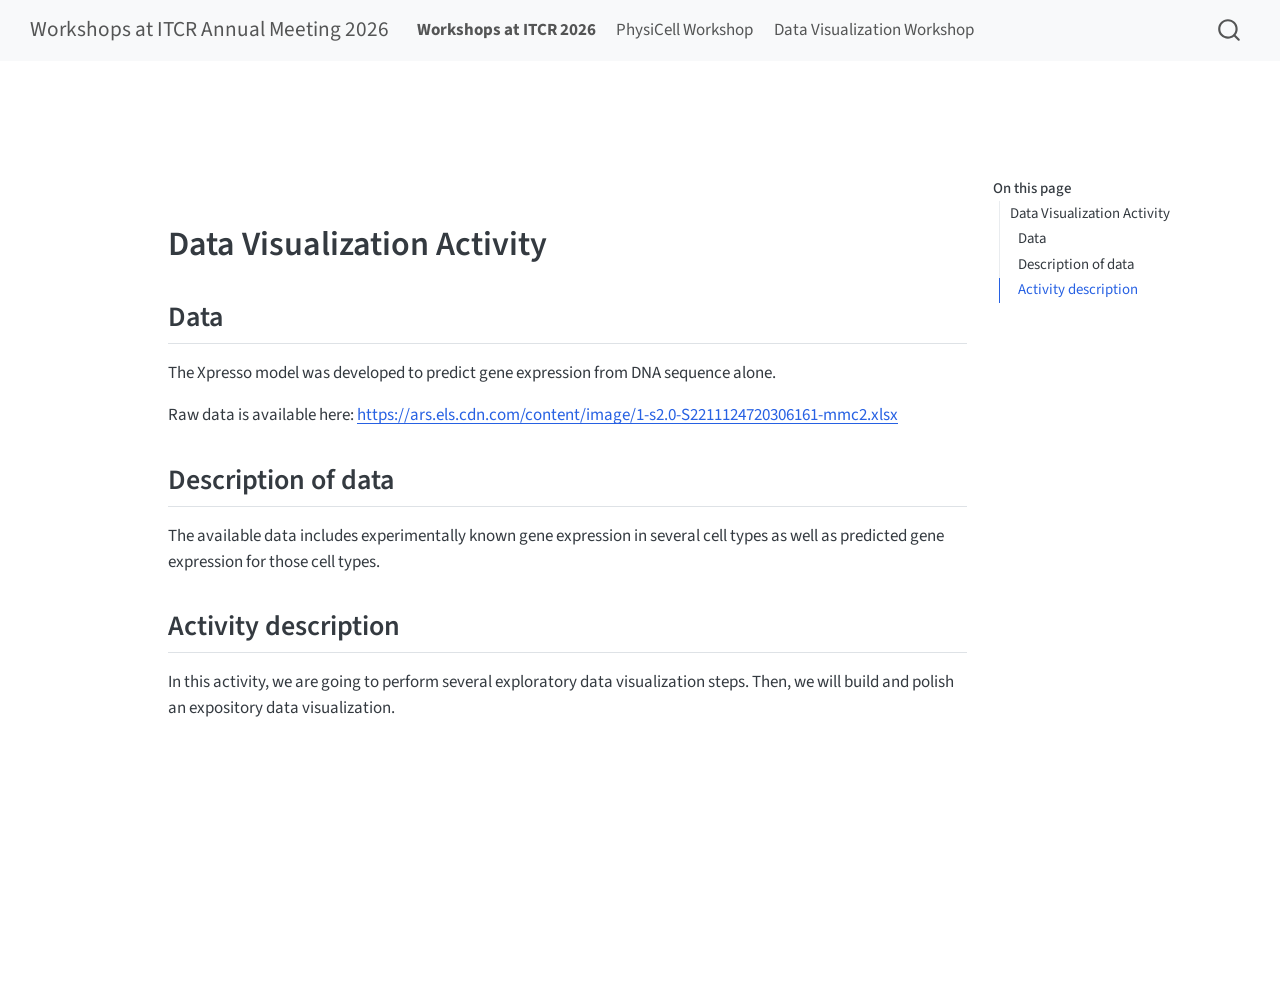
<file: docs/activity.html>
<!DOCTYPE html>
<html xmlns="http://www.w3.org/1999/xhtml" lang="en" xml:lang="en"><head>

<meta charset="utf-8">
<meta name="generator" content="quarto-1.8.26">

<meta name="viewport" content="width=device-width, initial-scale=1.0, user-scalable=yes">


<title>activity – Workshops at ITCR Annual Meeting 2026</title>
<style>
code{white-space: pre-wrap;}
span.smallcaps{font-variant: small-caps;}
div.columns{display: flex; gap: min(4vw, 1.5em);}
div.column{flex: auto; overflow-x: auto;}
div.hanging-indent{margin-left: 1.5em; text-indent: -1.5em;}
ul.task-list{list-style: none;}
ul.task-list li input[type="checkbox"] {
  width: 0.8em;
  margin: 0 0.8em 0.2em -1em; /* quarto-specific, see https://github.com/quarto-dev/quarto-cli/issues/4556 */ 
  vertical-align: middle;
}
</style>


<script src="site_libs/quarto-nav/quarto-nav.js"></script>
<script src="site_libs/quarto-nav/headroom.min.js"></script>
<script src="site_libs/clipboard/clipboard.min.js"></script>
<script src="site_libs/quarto-search/autocomplete.umd.js"></script>
<script src="site_libs/quarto-search/fuse.min.js"></script>
<script src="site_libs/quarto-search/quarto-search.js"></script>
<meta name="quarto:offset" content="./">
<script src="site_libs/quarto-html/quarto.js" type="module"></script>
<script src="site_libs/quarto-html/tabsets/tabsets.js" type="module"></script>
<script src="site_libs/quarto-html/axe/axe-check.js" type="module"></script>
<script src="site_libs/quarto-html/popper.min.js"></script>
<script src="site_libs/quarto-html/tippy.umd.min.js"></script>
<script src="site_libs/quarto-html/anchor.min.js"></script>
<link href="site_libs/quarto-html/tippy.css" rel="stylesheet">
<link href="site_libs/quarto-html/quarto-syntax-highlighting-587c61ba64f3a5504c4d52d930310e48.css" rel="stylesheet" id="quarto-text-highlighting-styles">
<script src="site_libs/bootstrap/bootstrap.min.js"></script>
<link href="site_libs/bootstrap/bootstrap-icons.css" rel="stylesheet">
<link href="site_libs/bootstrap/bootstrap-2b24086f6991a35f5f5ba430ba3daabe.min.css" rel="stylesheet" append-hash="true" id="quarto-bootstrap" data-mode="light">
<script id="quarto-search-options" type="application/json">{
  "location": "navbar",
  "copy-button": false,
  "collapse-after": 3,
  "panel-placement": "end",
  "type": "overlay",
  "limit": 50,
  "keyboard-shortcut": [
    "f",
    "/",
    "s"
  ],
  "show-item-context": false,
  "language": {
    "search-no-results-text": "No results",
    "search-matching-documents-text": "matching documents",
    "search-copy-link-title": "Copy link to search",
    "search-hide-matches-text": "Hide additional matches",
    "search-more-match-text": "more match in this document",
    "search-more-matches-text": "more matches in this document",
    "search-clear-button-title": "Clear",
    "search-text-placeholder": "",
    "search-detached-cancel-button-title": "Cancel",
    "search-submit-button-title": "Submit",
    "search-label": "Search"
  }
}</script>


<link rel="stylesheet" href="styles.css">
</head>

<body class="nav-fixed quarto-light">

<div id="quarto-search-results"></div>
  <header id="quarto-header" class="headroom fixed-top">
    <nav class="navbar navbar-expand-lg " data-bs-theme="dark">
      <div class="navbar-container container-fluid">
      <div class="navbar-brand-container mx-auto">
    <a class="navbar-brand" href="./index.html">
    <span class="navbar-title">Workshops at ITCR Annual Meeting 2026</span>
    </a>
  </div>
            <div id="quarto-search" class="" title="Search"></div>
          <button class="navbar-toggler" type="button" data-bs-toggle="collapse" data-bs-target="#navbarCollapse" aria-controls="navbarCollapse" role="menu" aria-expanded="false" aria-label="Toggle navigation" onclick="if (window.quartoToggleHeadroom) { window.quartoToggleHeadroom(); }">
  <span class="navbar-toggler-icon"></span>
</button>
          <div class="collapse navbar-collapse" id="navbarCollapse">
            <ul class="navbar-nav navbar-nav-scroll me-auto">
  <li class="nav-item">
    <a class="nav-link" href="./index.html"> <i class="bi bi-fa-home" role="img">
</i> 
<span class="menu-text"><strong>Workshops at ITCR 2026</strong></span></a>
  </li>  
  <li class="nav-item">
    <a class="nav-link" href="./physicell.html"> 
<span class="menu-text">PhysiCell Workshop</span></a>
  </li>  
  <li class="nav-item">
    <a class="nav-link" href="./dataviz.html"> 
<span class="menu-text">Data Visualization Workshop</span></a>
  </li>  
</ul>
          </div> <!-- /navcollapse -->
            <div class="quarto-navbar-tools">
</div>
      </div> <!-- /container-fluid -->
    </nav>
</header>
<!-- content -->
<div id="quarto-content" class="quarto-container page-columns page-rows-contents page-layout-article page-navbar">
<!-- sidebar -->
<!-- margin-sidebar -->
    <div id="quarto-margin-sidebar" class="sidebar margin-sidebar">
        <nav id="TOC" role="doc-toc" class="toc-active">
    <h2 id="toc-title">On this page</h2>
   
  <ul>
  <li><a href="#data-visualization-activity" id="toc-data-visualization-activity" class="nav-link active" data-scroll-target="#data-visualization-activity">Data Visualization Activity</a>
  <ul class="collapse">
  <li><a href="#data" id="toc-data" class="nav-link" data-scroll-target="#data">Data</a></li>
  <li><a href="#description-of-data" id="toc-description-of-data" class="nav-link" data-scroll-target="#description-of-data">Description of data</a></li>
  <li><a href="#activity-description" id="toc-activity-description" class="nav-link" data-scroll-target="#activity-description">Activity description</a></li>
  </ul></li>
  </ul>
</nav>
    </div>
<!-- main -->
<main class="content" id="quarto-document-content"><header id="title-block-header" class="quarto-title-block"></header>




<section id="data-visualization-activity" class="level1">
<h1>Data Visualization Activity</h1>
<section id="data" class="level2">
<h2 class="anchored" data-anchor-id="data">Data</h2>
<p>The Xpresso model was developed to predict gene expression from DNA sequence alone.</p>
<p>Raw data is available here: <a href="https://ars.els.cdn.com/content/image/1-s2.0-S2211124720306161-mmc2.xlsx">https://ars.els.cdn.com/content/image/1-s2.0-S2211124720306161-mmc2.xlsx</a></p>
<!--
Include csv link here
-->
</section>
<section id="description-of-data" class="level2">
<h2 class="anchored" data-anchor-id="description-of-data">Description of data</h2>
<p>The available data includes experimentally known gene expression in several cell types as well as predicted gene expression for those cell types.</p>
</section>
<section id="activity-description" class="level2">
<h2 class="anchored" data-anchor-id="activity-description">Activity description</h2>
<p>In this activity, we are going to perform several exploratory data visualization steps. Then, we will build and polish an expository data visualization.</p>


</section>
</section>

</main> <!-- /main -->
<script id="quarto-html-after-body" type="application/javascript">
  window.document.addEventListener("DOMContentLoaded", function (event) {
    const icon = "";
    const anchorJS = new window.AnchorJS();
    anchorJS.options = {
      placement: 'right',
      icon: icon
    };
    anchorJS.add('.anchored');
    const isCodeAnnotation = (el) => {
      for (const clz of el.classList) {
        if (clz.startsWith('code-annotation-')) {                     
          return true;
        }
      }
      return false;
    }
    const onCopySuccess = function(e) {
      // button target
      const button = e.trigger;
      // don't keep focus
      button.blur();
      // flash "checked"
      button.classList.add('code-copy-button-checked');
      var currentTitle = button.getAttribute("title");
      button.setAttribute("title", "Copied!");
      let tooltip;
      if (window.bootstrap) {
        button.setAttribute("data-bs-toggle", "tooltip");
        button.setAttribute("data-bs-placement", "left");
        button.setAttribute("data-bs-title", "Copied!");
        tooltip = new bootstrap.Tooltip(button, 
          { trigger: "manual", 
            customClass: "code-copy-button-tooltip",
            offset: [0, -8]});
        tooltip.show();    
      }
      setTimeout(function() {
        if (tooltip) {
          tooltip.hide();
          button.removeAttribute("data-bs-title");
          button.removeAttribute("data-bs-toggle");
          button.removeAttribute("data-bs-placement");
        }
        button.setAttribute("title", currentTitle);
        button.classList.remove('code-copy-button-checked');
      }, 1000);
      // clear code selection
      e.clearSelection();
    }
    const getTextToCopy = function(trigger) {
      const outerScaffold = trigger.parentElement.cloneNode(true);
      const codeEl = outerScaffold.querySelector('code');
      for (const childEl of codeEl.children) {
        if (isCodeAnnotation(childEl)) {
          childEl.remove();
        }
      }
      return codeEl.innerText;
    }
    const clipboard = new window.ClipboardJS('.code-copy-button:not([data-in-quarto-modal])', {
      text: getTextToCopy
    });
    clipboard.on('success', onCopySuccess);
    if (window.document.getElementById('quarto-embedded-source-code-modal')) {
      const clipboardModal = new window.ClipboardJS('.code-copy-button[data-in-quarto-modal]', {
        text: getTextToCopy,
        container: window.document.getElementById('quarto-embedded-source-code-modal')
      });
      clipboardModal.on('success', onCopySuccess);
    }
      var localhostRegex = new RegExp(/^(?:http|https):\/\/localhost\:?[0-9]*\//);
      var mailtoRegex = new RegExp(/^mailto:/);
        var filterRegex = new RegExp('/' + window.location.host + '/');
      var isInternal = (href) => {
          return filterRegex.test(href) || localhostRegex.test(href) || mailtoRegex.test(href);
      }
      // Inspect non-navigation links and adorn them if external
     var links = window.document.querySelectorAll('a[href]:not(.nav-link):not(.navbar-brand):not(.toc-action):not(.sidebar-link):not(.sidebar-item-toggle):not(.pagination-link):not(.no-external):not([aria-hidden]):not(.dropdown-item):not(.quarto-navigation-tool):not(.about-link)');
      for (var i=0; i<links.length; i++) {
        const link = links[i];
        if (!isInternal(link.href)) {
          // undo the damage that might have been done by quarto-nav.js in the case of
          // links that we want to consider external
          if (link.dataset.originalHref !== undefined) {
            link.href = link.dataset.originalHref;
          }
        }
      }
    function tippyHover(el, contentFn, onTriggerFn, onUntriggerFn) {
      const config = {
        allowHTML: true,
        maxWidth: 500,
        delay: 100,
        arrow: false,
        appendTo: function(el) {
            return el.parentElement;
        },
        interactive: true,
        interactiveBorder: 10,
        theme: 'quarto',
        placement: 'bottom-start',
      };
      if (contentFn) {
        config.content = contentFn;
      }
      if (onTriggerFn) {
        config.onTrigger = onTriggerFn;
      }
      if (onUntriggerFn) {
        config.onUntrigger = onUntriggerFn;
      }
      window.tippy(el, config); 
    }
    const noterefs = window.document.querySelectorAll('a[role="doc-noteref"]');
    for (var i=0; i<noterefs.length; i++) {
      const ref = noterefs[i];
      tippyHover(ref, function() {
        // use id or data attribute instead here
        let href = ref.getAttribute('data-footnote-href') || ref.getAttribute('href');
        try { href = new URL(href).hash; } catch {}
        const id = href.replace(/^#\/?/, "");
        const note = window.document.getElementById(id);
        if (note) {
          return note.innerHTML;
        } else {
          return "";
        }
      });
    }
    const xrefs = window.document.querySelectorAll('a.quarto-xref');
    const processXRef = (id, note) => {
      // Strip column container classes
      const stripColumnClz = (el) => {
        el.classList.remove("page-full", "page-columns");
        if (el.children) {
          for (const child of el.children) {
            stripColumnClz(child);
          }
        }
      }
      stripColumnClz(note)
      if (id === null || id.startsWith('sec-')) {
        // Special case sections, only their first couple elements
        const container = document.createElement("div");
        if (note.children && note.children.length > 2) {
          container.appendChild(note.children[0].cloneNode(true));
          for (let i = 1; i < note.children.length; i++) {
            const child = note.children[i];
            if (child.tagName === "P" && child.innerText === "") {
              continue;
            } else {
              container.appendChild(child.cloneNode(true));
              break;
            }
          }
          if (window.Quarto?.typesetMath) {
            window.Quarto.typesetMath(container);
          }
          return container.innerHTML
        } else {
          if (window.Quarto?.typesetMath) {
            window.Quarto.typesetMath(note);
          }
          return note.innerHTML;
        }
      } else {
        // Remove any anchor links if they are present
        const anchorLink = note.querySelector('a.anchorjs-link');
        if (anchorLink) {
          anchorLink.remove();
        }
        if (window.Quarto?.typesetMath) {
          window.Quarto.typesetMath(note);
        }
        if (note.classList.contains("callout")) {
          return note.outerHTML;
        } else {
          return note.innerHTML;
        }
      }
    }
    for (var i=0; i<xrefs.length; i++) {
      const xref = xrefs[i];
      tippyHover(xref, undefined, function(instance) {
        instance.disable();
        let url = xref.getAttribute('href');
        let hash = undefined; 
        if (url.startsWith('#')) {
          hash = url;
        } else {
          try { hash = new URL(url).hash; } catch {}
        }
        if (hash) {
          const id = hash.replace(/^#\/?/, "");
          const note = window.document.getElementById(id);
          if (note !== null) {
            try {
              const html = processXRef(id, note.cloneNode(true));
              instance.setContent(html);
            } finally {
              instance.enable();
              instance.show();
            }
          } else {
            // See if we can fetch this
            fetch(url.split('#')[0])
            .then(res => res.text())
            .then(html => {
              const parser = new DOMParser();
              const htmlDoc = parser.parseFromString(html, "text/html");
              const note = htmlDoc.getElementById(id);
              if (note !== null) {
                const html = processXRef(id, note);
                instance.setContent(html);
              } 
            }).finally(() => {
              instance.enable();
              instance.show();
            });
          }
        } else {
          // See if we can fetch a full url (with no hash to target)
          // This is a special case and we should probably do some content thinning / targeting
          fetch(url)
          .then(res => res.text())
          .then(html => {
            const parser = new DOMParser();
            const htmlDoc = parser.parseFromString(html, "text/html");
            const note = htmlDoc.querySelector('main.content');
            if (note !== null) {
              // This should only happen for chapter cross references
              // (since there is no id in the URL)
              // remove the first header
              if (note.children.length > 0 && note.children[0].tagName === "HEADER") {
                note.children[0].remove();
              }
              const html = processXRef(null, note);
              instance.setContent(html);
            } 
          }).finally(() => {
            instance.enable();
            instance.show();
          });
        }
      }, function(instance) {
      });
    }
        let selectedAnnoteEl;
        const selectorForAnnotation = ( cell, annotation) => {
          let cellAttr = 'data-code-cell="' + cell + '"';
          let lineAttr = 'data-code-annotation="' +  annotation + '"';
          const selector = 'span[' + cellAttr + '][' + lineAttr + ']';
          return selector;
        }
        const selectCodeLines = (annoteEl) => {
          const doc = window.document;
          const targetCell = annoteEl.getAttribute("data-target-cell");
          const targetAnnotation = annoteEl.getAttribute("data-target-annotation");
          const annoteSpan = window.document.querySelector(selectorForAnnotation(targetCell, targetAnnotation));
          const lines = annoteSpan.getAttribute("data-code-lines").split(",");
          const lineIds = lines.map((line) => {
            return targetCell + "-" + line;
          })
          let top = null;
          let height = null;
          let parent = null;
          if (lineIds.length > 0) {
              //compute the position of the single el (top and bottom and make a div)
              const el = window.document.getElementById(lineIds[0]);
              top = el.offsetTop;
              height = el.offsetHeight;
              parent = el.parentElement.parentElement;
            if (lineIds.length > 1) {
              const lastEl = window.document.getElementById(lineIds[lineIds.length - 1]);
              const bottom = lastEl.offsetTop + lastEl.offsetHeight;
              height = bottom - top;
            }
            if (top !== null && height !== null && parent !== null) {
              // cook up a div (if necessary) and position it 
              let div = window.document.getElementById("code-annotation-line-highlight");
              if (div === null) {
                div = window.document.createElement("div");
                div.setAttribute("id", "code-annotation-line-highlight");
                div.style.position = 'absolute';
                parent.appendChild(div);
              }
              div.style.top = top - 2 + "px";
              div.style.height = height + 4 + "px";
              div.style.left = 0;
              let gutterDiv = window.document.getElementById("code-annotation-line-highlight-gutter");
              if (gutterDiv === null) {
                gutterDiv = window.document.createElement("div");
                gutterDiv.setAttribute("id", "code-annotation-line-highlight-gutter");
                gutterDiv.style.position = 'absolute';
                const codeCell = window.document.getElementById(targetCell);
                const gutter = codeCell.querySelector('.code-annotation-gutter');
                gutter.appendChild(gutterDiv);
              }
              gutterDiv.style.top = top - 2 + "px";
              gutterDiv.style.height = height + 4 + "px";
            }
            selectedAnnoteEl = annoteEl;
          }
        };
        const unselectCodeLines = () => {
          const elementsIds = ["code-annotation-line-highlight", "code-annotation-line-highlight-gutter"];
          elementsIds.forEach((elId) => {
            const div = window.document.getElementById(elId);
            if (div) {
              div.remove();
            }
          });
          selectedAnnoteEl = undefined;
        };
          // Handle positioning of the toggle
      window.addEventListener(
        "resize",
        throttle(() => {
          elRect = undefined;
          if (selectedAnnoteEl) {
            selectCodeLines(selectedAnnoteEl);
          }
        }, 10)
      );
      function throttle(fn, ms) {
      let throttle = false;
      let timer;
        return (...args) => {
          if(!throttle) { // first call gets through
              fn.apply(this, args);
              throttle = true;
          } else { // all the others get throttled
              if(timer) clearTimeout(timer); // cancel #2
              timer = setTimeout(() => {
                fn.apply(this, args);
                timer = throttle = false;
              }, ms);
          }
        };
      }
        // Attach click handler to the DT
        const annoteDls = window.document.querySelectorAll('dt[data-target-cell]');
        for (const annoteDlNode of annoteDls) {
          annoteDlNode.addEventListener('click', (event) => {
            const clickedEl = event.target;
            if (clickedEl !== selectedAnnoteEl) {
              unselectCodeLines();
              const activeEl = window.document.querySelector('dt[data-target-cell].code-annotation-active');
              if (activeEl) {
                activeEl.classList.remove('code-annotation-active');
              }
              selectCodeLines(clickedEl);
              clickedEl.classList.add('code-annotation-active');
            } else {
              // Unselect the line
              unselectCodeLines();
              clickedEl.classList.remove('code-annotation-active');
            }
          });
        }
    const findCites = (el) => {
      const parentEl = el.parentElement;
      if (parentEl) {
        const cites = parentEl.dataset.cites;
        if (cites) {
          return {
            el,
            cites: cites.split(' ')
          };
        } else {
          return findCites(el.parentElement)
        }
      } else {
        return undefined;
      }
    };
    var bibliorefs = window.document.querySelectorAll('a[role="doc-biblioref"]');
    for (var i=0; i<bibliorefs.length; i++) {
      const ref = bibliorefs[i];
      const citeInfo = findCites(ref);
      if (citeInfo) {
        tippyHover(citeInfo.el, function() {
          var popup = window.document.createElement('div');
          citeInfo.cites.forEach(function(cite) {
            var citeDiv = window.document.createElement('div');
            citeDiv.classList.add('hanging-indent');
            citeDiv.classList.add('csl-entry');
            var biblioDiv = window.document.getElementById('ref-' + cite);
            if (biblioDiv) {
              citeDiv.innerHTML = biblioDiv.innerHTML;
            }
            popup.appendChild(citeDiv);
          });
          return popup.innerHTML;
        });
      }
    }
  });
  </script>
</div> <!-- /content -->




</body></html>
</file>
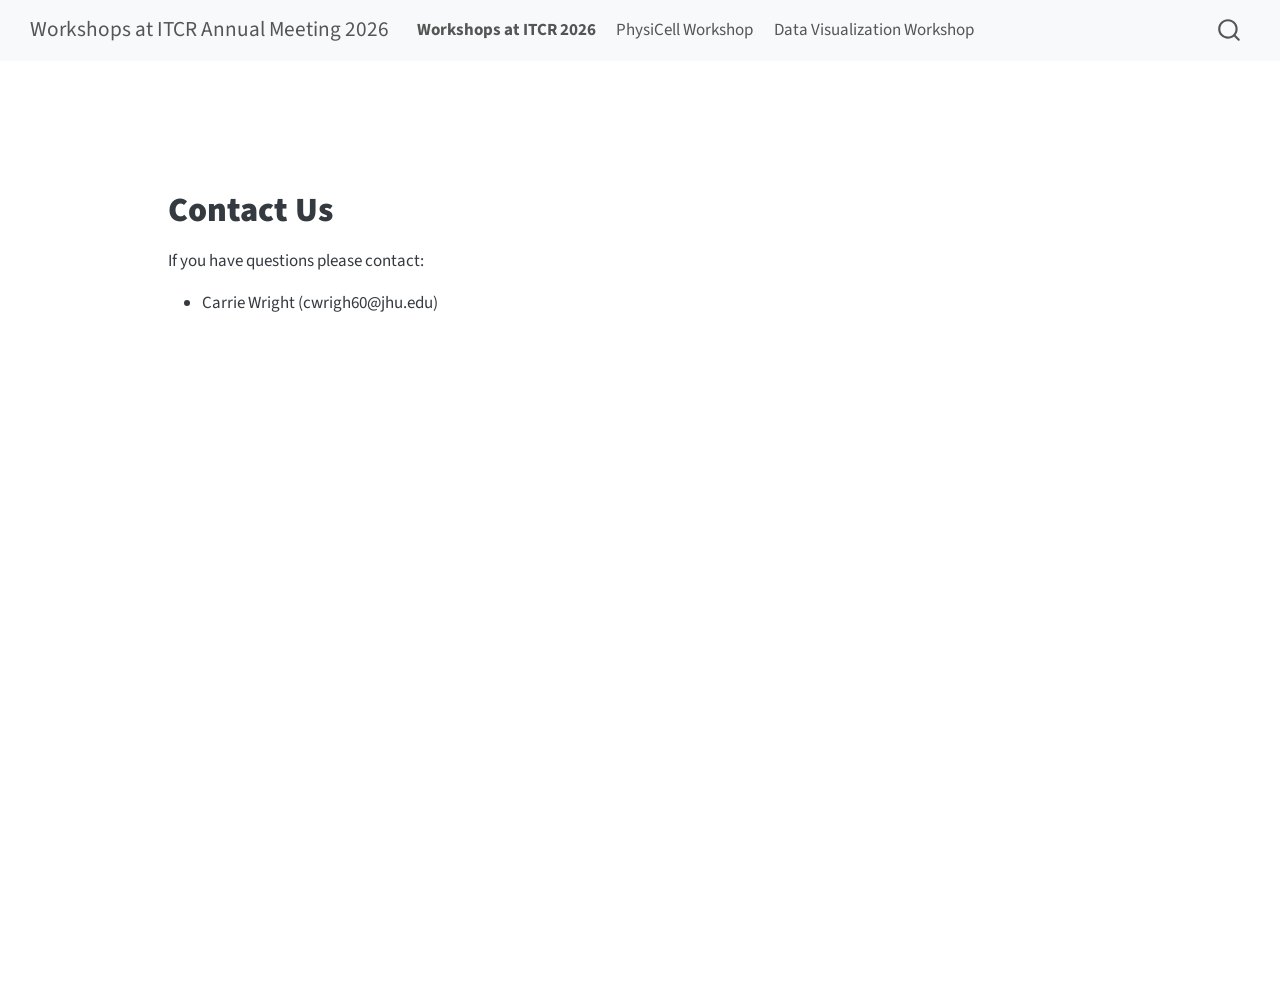
<file: docs/contact.html>
<!DOCTYPE html>
<html xmlns="http://www.w3.org/1999/xhtml" lang="en" xml:lang="en"><head>

<meta charset="utf-8">
<meta name="generator" content="quarto-1.8.26">

<meta name="viewport" content="width=device-width, initial-scale=1.0, user-scalable=yes">


<title>Contact Us – Workshops at ITCR Annual Meeting 2026</title>
<style>
code{white-space: pre-wrap;}
span.smallcaps{font-variant: small-caps;}
div.columns{display: flex; gap: min(4vw, 1.5em);}
div.column{flex: auto; overflow-x: auto;}
div.hanging-indent{margin-left: 1.5em; text-indent: -1.5em;}
ul.task-list{list-style: none;}
ul.task-list li input[type="checkbox"] {
  width: 0.8em;
  margin: 0 0.8em 0.2em -1em; /* quarto-specific, see https://github.com/quarto-dev/quarto-cli/issues/4556 */ 
  vertical-align: middle;
}
</style>


<script src="site_libs/quarto-nav/quarto-nav.js"></script>
<script src="site_libs/quarto-nav/headroom.min.js"></script>
<script src="site_libs/clipboard/clipboard.min.js"></script>
<script src="site_libs/quarto-search/autocomplete.umd.js"></script>
<script src="site_libs/quarto-search/fuse.min.js"></script>
<script src="site_libs/quarto-search/quarto-search.js"></script>
<meta name="quarto:offset" content="./">
<script src="site_libs/quarto-html/quarto.js" type="module"></script>
<script src="site_libs/quarto-html/tabsets/tabsets.js" type="module"></script>
<script src="site_libs/quarto-html/axe/axe-check.js" type="module"></script>
<script src="site_libs/quarto-html/popper.min.js"></script>
<script src="site_libs/quarto-html/tippy.umd.min.js"></script>
<script src="site_libs/quarto-html/anchor.min.js"></script>
<link href="site_libs/quarto-html/tippy.css" rel="stylesheet">
<link href="site_libs/quarto-html/quarto-syntax-highlighting-587c61ba64f3a5504c4d52d930310e48.css" rel="stylesheet" id="quarto-text-highlighting-styles">
<script src="site_libs/bootstrap/bootstrap.min.js"></script>
<link href="site_libs/bootstrap/bootstrap-icons.css" rel="stylesheet">
<link href="site_libs/bootstrap/bootstrap-2b24086f6991a35f5f5ba430ba3daabe.min.css" rel="stylesheet" append-hash="true" id="quarto-bootstrap" data-mode="light">
<script id="quarto-search-options" type="application/json">{
  "location": "navbar",
  "copy-button": false,
  "collapse-after": 3,
  "panel-placement": "end",
  "type": "overlay",
  "limit": 50,
  "keyboard-shortcut": [
    "f",
    "/",
    "s"
  ],
  "show-item-context": false,
  "language": {
    "search-no-results-text": "No results",
    "search-matching-documents-text": "matching documents",
    "search-copy-link-title": "Copy link to search",
    "search-hide-matches-text": "Hide additional matches",
    "search-more-match-text": "more match in this document",
    "search-more-matches-text": "more matches in this document",
    "search-clear-button-title": "Clear",
    "search-text-placeholder": "",
    "search-detached-cancel-button-title": "Cancel",
    "search-submit-button-title": "Submit",
    "search-label": "Search"
  }
}</script>


<link rel="stylesheet" href="styles.css">
</head>

<body class="nav-fixed quarto-light">

<div id="quarto-search-results"></div>
  <header id="quarto-header" class="headroom fixed-top">
    <nav class="navbar navbar-expand-lg " data-bs-theme="dark">
      <div class="navbar-container container-fluid">
      <div class="navbar-brand-container mx-auto">
    <a class="navbar-brand" href="./index.html">
    <span class="navbar-title">Workshops at ITCR Annual Meeting 2026</span>
    </a>
  </div>
            <div id="quarto-search" class="" title="Search"></div>
          <button class="navbar-toggler" type="button" data-bs-toggle="collapse" data-bs-target="#navbarCollapse" aria-controls="navbarCollapse" role="menu" aria-expanded="false" aria-label="Toggle navigation" onclick="if (window.quartoToggleHeadroom) { window.quartoToggleHeadroom(); }">
  <span class="navbar-toggler-icon"></span>
</button>
          <div class="collapse navbar-collapse" id="navbarCollapse">
            <ul class="navbar-nav navbar-nav-scroll me-auto">
  <li class="nav-item">
    <a class="nav-link" href="./index.html"> <i class="bi bi-fa-home" role="img">
</i> 
<span class="menu-text"><strong>Workshops at ITCR 2026</strong></span></a>
  </li>  
  <li class="nav-item">
    <a class="nav-link" href="./physicell.html"> 
<span class="menu-text">PhysiCell Workshop</span></a>
  </li>  
  <li class="nav-item">
    <a class="nav-link" href="./dataviz.html"> 
<span class="menu-text">Data Visualization Workshop</span></a>
  </li>  
</ul>
          </div> <!-- /navcollapse -->
            <div class="quarto-navbar-tools">
</div>
      </div> <!-- /container-fluid -->
    </nav>
</header>
<!-- content -->
<div id="quarto-content" class="quarto-container page-columns page-rows-contents page-layout-article page-navbar">
<!-- sidebar -->
<!-- margin-sidebar -->
    <div id="quarto-margin-sidebar" class="sidebar margin-sidebar zindex-bottom">
        
    </div>
<!-- main -->
<main class="content" id="quarto-document-content">

<header id="title-block-header" class="quarto-title-block default">
<div class="quarto-title">
<h1 class="title"><strong>Contact Us</strong></h1>
</div>



<div class="quarto-title-meta">

    
  
    
  </div>
  


</header>


<p>If you have questions please contact:</p>
<ul>
<li>Carrie Wright (cwrigh60@jhu.edu)</li>
</ul>



</main> <!-- /main -->
<script id="quarto-html-after-body" type="application/javascript">
  window.document.addEventListener("DOMContentLoaded", function (event) {
    const icon = "";
    const anchorJS = new window.AnchorJS();
    anchorJS.options = {
      placement: 'right',
      icon: icon
    };
    anchorJS.add('.anchored');
    const isCodeAnnotation = (el) => {
      for (const clz of el.classList) {
        if (clz.startsWith('code-annotation-')) {                     
          return true;
        }
      }
      return false;
    }
    const onCopySuccess = function(e) {
      // button target
      const button = e.trigger;
      // don't keep focus
      button.blur();
      // flash "checked"
      button.classList.add('code-copy-button-checked');
      var currentTitle = button.getAttribute("title");
      button.setAttribute("title", "Copied!");
      let tooltip;
      if (window.bootstrap) {
        button.setAttribute("data-bs-toggle", "tooltip");
        button.setAttribute("data-bs-placement", "left");
        button.setAttribute("data-bs-title", "Copied!");
        tooltip = new bootstrap.Tooltip(button, 
          { trigger: "manual", 
            customClass: "code-copy-button-tooltip",
            offset: [0, -8]});
        tooltip.show();    
      }
      setTimeout(function() {
        if (tooltip) {
          tooltip.hide();
          button.removeAttribute("data-bs-title");
          button.removeAttribute("data-bs-toggle");
          button.removeAttribute("data-bs-placement");
        }
        button.setAttribute("title", currentTitle);
        button.classList.remove('code-copy-button-checked');
      }, 1000);
      // clear code selection
      e.clearSelection();
    }
    const getTextToCopy = function(trigger) {
      const outerScaffold = trigger.parentElement.cloneNode(true);
      const codeEl = outerScaffold.querySelector('code');
      for (const childEl of codeEl.children) {
        if (isCodeAnnotation(childEl)) {
          childEl.remove();
        }
      }
      return codeEl.innerText;
    }
    const clipboard = new window.ClipboardJS('.code-copy-button:not([data-in-quarto-modal])', {
      text: getTextToCopy
    });
    clipboard.on('success', onCopySuccess);
    if (window.document.getElementById('quarto-embedded-source-code-modal')) {
      const clipboardModal = new window.ClipboardJS('.code-copy-button[data-in-quarto-modal]', {
        text: getTextToCopy,
        container: window.document.getElementById('quarto-embedded-source-code-modal')
      });
      clipboardModal.on('success', onCopySuccess);
    }
      var localhostRegex = new RegExp(/^(?:http|https):\/\/localhost\:?[0-9]*\//);
      var mailtoRegex = new RegExp(/^mailto:/);
        var filterRegex = new RegExp('/' + window.location.host + '/');
      var isInternal = (href) => {
          return filterRegex.test(href) || localhostRegex.test(href) || mailtoRegex.test(href);
      }
      // Inspect non-navigation links and adorn them if external
     var links = window.document.querySelectorAll('a[href]:not(.nav-link):not(.navbar-brand):not(.toc-action):not(.sidebar-link):not(.sidebar-item-toggle):not(.pagination-link):not(.no-external):not([aria-hidden]):not(.dropdown-item):not(.quarto-navigation-tool):not(.about-link)');
      for (var i=0; i<links.length; i++) {
        const link = links[i];
        if (!isInternal(link.href)) {
          // undo the damage that might have been done by quarto-nav.js in the case of
          // links that we want to consider external
          if (link.dataset.originalHref !== undefined) {
            link.href = link.dataset.originalHref;
          }
        }
      }
    function tippyHover(el, contentFn, onTriggerFn, onUntriggerFn) {
      const config = {
        allowHTML: true,
        maxWidth: 500,
        delay: 100,
        arrow: false,
        appendTo: function(el) {
            return el.parentElement;
        },
        interactive: true,
        interactiveBorder: 10,
        theme: 'quarto',
        placement: 'bottom-start',
      };
      if (contentFn) {
        config.content = contentFn;
      }
      if (onTriggerFn) {
        config.onTrigger = onTriggerFn;
      }
      if (onUntriggerFn) {
        config.onUntrigger = onUntriggerFn;
      }
      window.tippy(el, config); 
    }
    const noterefs = window.document.querySelectorAll('a[role="doc-noteref"]');
    for (var i=0; i<noterefs.length; i++) {
      const ref = noterefs[i];
      tippyHover(ref, function() {
        // use id or data attribute instead here
        let href = ref.getAttribute('data-footnote-href') || ref.getAttribute('href');
        try { href = new URL(href).hash; } catch {}
        const id = href.replace(/^#\/?/, "");
        const note = window.document.getElementById(id);
        if (note) {
          return note.innerHTML;
        } else {
          return "";
        }
      });
    }
    const xrefs = window.document.querySelectorAll('a.quarto-xref');
    const processXRef = (id, note) => {
      // Strip column container classes
      const stripColumnClz = (el) => {
        el.classList.remove("page-full", "page-columns");
        if (el.children) {
          for (const child of el.children) {
            stripColumnClz(child);
          }
        }
      }
      stripColumnClz(note)
      if (id === null || id.startsWith('sec-')) {
        // Special case sections, only their first couple elements
        const container = document.createElement("div");
        if (note.children && note.children.length > 2) {
          container.appendChild(note.children[0].cloneNode(true));
          for (let i = 1; i < note.children.length; i++) {
            const child = note.children[i];
            if (child.tagName === "P" && child.innerText === "") {
              continue;
            } else {
              container.appendChild(child.cloneNode(true));
              break;
            }
          }
          if (window.Quarto?.typesetMath) {
            window.Quarto.typesetMath(container);
          }
          return container.innerHTML
        } else {
          if (window.Quarto?.typesetMath) {
            window.Quarto.typesetMath(note);
          }
          return note.innerHTML;
        }
      } else {
        // Remove any anchor links if they are present
        const anchorLink = note.querySelector('a.anchorjs-link');
        if (anchorLink) {
          anchorLink.remove();
        }
        if (window.Quarto?.typesetMath) {
          window.Quarto.typesetMath(note);
        }
        if (note.classList.contains("callout")) {
          return note.outerHTML;
        } else {
          return note.innerHTML;
        }
      }
    }
    for (var i=0; i<xrefs.length; i++) {
      const xref = xrefs[i];
      tippyHover(xref, undefined, function(instance) {
        instance.disable();
        let url = xref.getAttribute('href');
        let hash = undefined; 
        if (url.startsWith('#')) {
          hash = url;
        } else {
          try { hash = new URL(url).hash; } catch {}
        }
        if (hash) {
          const id = hash.replace(/^#\/?/, "");
          const note = window.document.getElementById(id);
          if (note !== null) {
            try {
              const html = processXRef(id, note.cloneNode(true));
              instance.setContent(html);
            } finally {
              instance.enable();
              instance.show();
            }
          } else {
            // See if we can fetch this
            fetch(url.split('#')[0])
            .then(res => res.text())
            .then(html => {
              const parser = new DOMParser();
              const htmlDoc = parser.parseFromString(html, "text/html");
              const note = htmlDoc.getElementById(id);
              if (note !== null) {
                const html = processXRef(id, note);
                instance.setContent(html);
              } 
            }).finally(() => {
              instance.enable();
              instance.show();
            });
          }
        } else {
          // See if we can fetch a full url (with no hash to target)
          // This is a special case and we should probably do some content thinning / targeting
          fetch(url)
          .then(res => res.text())
          .then(html => {
            const parser = new DOMParser();
            const htmlDoc = parser.parseFromString(html, "text/html");
            const note = htmlDoc.querySelector('main.content');
            if (note !== null) {
              // This should only happen for chapter cross references
              // (since there is no id in the URL)
              // remove the first header
              if (note.children.length > 0 && note.children[0].tagName === "HEADER") {
                note.children[0].remove();
              }
              const html = processXRef(null, note);
              instance.setContent(html);
            } 
          }).finally(() => {
            instance.enable();
            instance.show();
          });
        }
      }, function(instance) {
      });
    }
        let selectedAnnoteEl;
        const selectorForAnnotation = ( cell, annotation) => {
          let cellAttr = 'data-code-cell="' + cell + '"';
          let lineAttr = 'data-code-annotation="' +  annotation + '"';
          const selector = 'span[' + cellAttr + '][' + lineAttr + ']';
          return selector;
        }
        const selectCodeLines = (annoteEl) => {
          const doc = window.document;
          const targetCell = annoteEl.getAttribute("data-target-cell");
          const targetAnnotation = annoteEl.getAttribute("data-target-annotation");
          const annoteSpan = window.document.querySelector(selectorForAnnotation(targetCell, targetAnnotation));
          const lines = annoteSpan.getAttribute("data-code-lines").split(",");
          const lineIds = lines.map((line) => {
            return targetCell + "-" + line;
          })
          let top = null;
          let height = null;
          let parent = null;
          if (lineIds.length > 0) {
              //compute the position of the single el (top and bottom and make a div)
              const el = window.document.getElementById(lineIds[0]);
              top = el.offsetTop;
              height = el.offsetHeight;
              parent = el.parentElement.parentElement;
            if (lineIds.length > 1) {
              const lastEl = window.document.getElementById(lineIds[lineIds.length - 1]);
              const bottom = lastEl.offsetTop + lastEl.offsetHeight;
              height = bottom - top;
            }
            if (top !== null && height !== null && parent !== null) {
              // cook up a div (if necessary) and position it 
              let div = window.document.getElementById("code-annotation-line-highlight");
              if (div === null) {
                div = window.document.createElement("div");
                div.setAttribute("id", "code-annotation-line-highlight");
                div.style.position = 'absolute';
                parent.appendChild(div);
              }
              div.style.top = top - 2 + "px";
              div.style.height = height + 4 + "px";
              div.style.left = 0;
              let gutterDiv = window.document.getElementById("code-annotation-line-highlight-gutter");
              if (gutterDiv === null) {
                gutterDiv = window.document.createElement("div");
                gutterDiv.setAttribute("id", "code-annotation-line-highlight-gutter");
                gutterDiv.style.position = 'absolute';
                const codeCell = window.document.getElementById(targetCell);
                const gutter = codeCell.querySelector('.code-annotation-gutter');
                gutter.appendChild(gutterDiv);
              }
              gutterDiv.style.top = top - 2 + "px";
              gutterDiv.style.height = height + 4 + "px";
            }
            selectedAnnoteEl = annoteEl;
          }
        };
        const unselectCodeLines = () => {
          const elementsIds = ["code-annotation-line-highlight", "code-annotation-line-highlight-gutter"];
          elementsIds.forEach((elId) => {
            const div = window.document.getElementById(elId);
            if (div) {
              div.remove();
            }
          });
          selectedAnnoteEl = undefined;
        };
          // Handle positioning of the toggle
      window.addEventListener(
        "resize",
        throttle(() => {
          elRect = undefined;
          if (selectedAnnoteEl) {
            selectCodeLines(selectedAnnoteEl);
          }
        }, 10)
      );
      function throttle(fn, ms) {
      let throttle = false;
      let timer;
        return (...args) => {
          if(!throttle) { // first call gets through
              fn.apply(this, args);
              throttle = true;
          } else { // all the others get throttled
              if(timer) clearTimeout(timer); // cancel #2
              timer = setTimeout(() => {
                fn.apply(this, args);
                timer = throttle = false;
              }, ms);
          }
        };
      }
        // Attach click handler to the DT
        const annoteDls = window.document.querySelectorAll('dt[data-target-cell]');
        for (const annoteDlNode of annoteDls) {
          annoteDlNode.addEventListener('click', (event) => {
            const clickedEl = event.target;
            if (clickedEl !== selectedAnnoteEl) {
              unselectCodeLines();
              const activeEl = window.document.querySelector('dt[data-target-cell].code-annotation-active');
              if (activeEl) {
                activeEl.classList.remove('code-annotation-active');
              }
              selectCodeLines(clickedEl);
              clickedEl.classList.add('code-annotation-active');
            } else {
              // Unselect the line
              unselectCodeLines();
              clickedEl.classList.remove('code-annotation-active');
            }
          });
        }
    const findCites = (el) => {
      const parentEl = el.parentElement;
      if (parentEl) {
        const cites = parentEl.dataset.cites;
        if (cites) {
          return {
            el,
            cites: cites.split(' ')
          };
        } else {
          return findCites(el.parentElement)
        }
      } else {
        return undefined;
      }
    };
    var bibliorefs = window.document.querySelectorAll('a[role="doc-biblioref"]');
    for (var i=0; i<bibliorefs.length; i++) {
      const ref = bibliorefs[i];
      const citeInfo = findCites(ref);
      if (citeInfo) {
        tippyHover(citeInfo.el, function() {
          var popup = window.document.createElement('div');
          citeInfo.cites.forEach(function(cite) {
            var citeDiv = window.document.createElement('div');
            citeDiv.classList.add('hanging-indent');
            citeDiv.classList.add('csl-entry');
            var biblioDiv = window.document.getElementById('ref-' + cite);
            if (biblioDiv) {
              citeDiv.innerHTML = biblioDiv.innerHTML;
            }
            popup.appendChild(citeDiv);
          });
          return popup.innerHTML;
        });
      }
    }
  });
  </script>
</div> <!-- /content -->




</body></html>
</file>
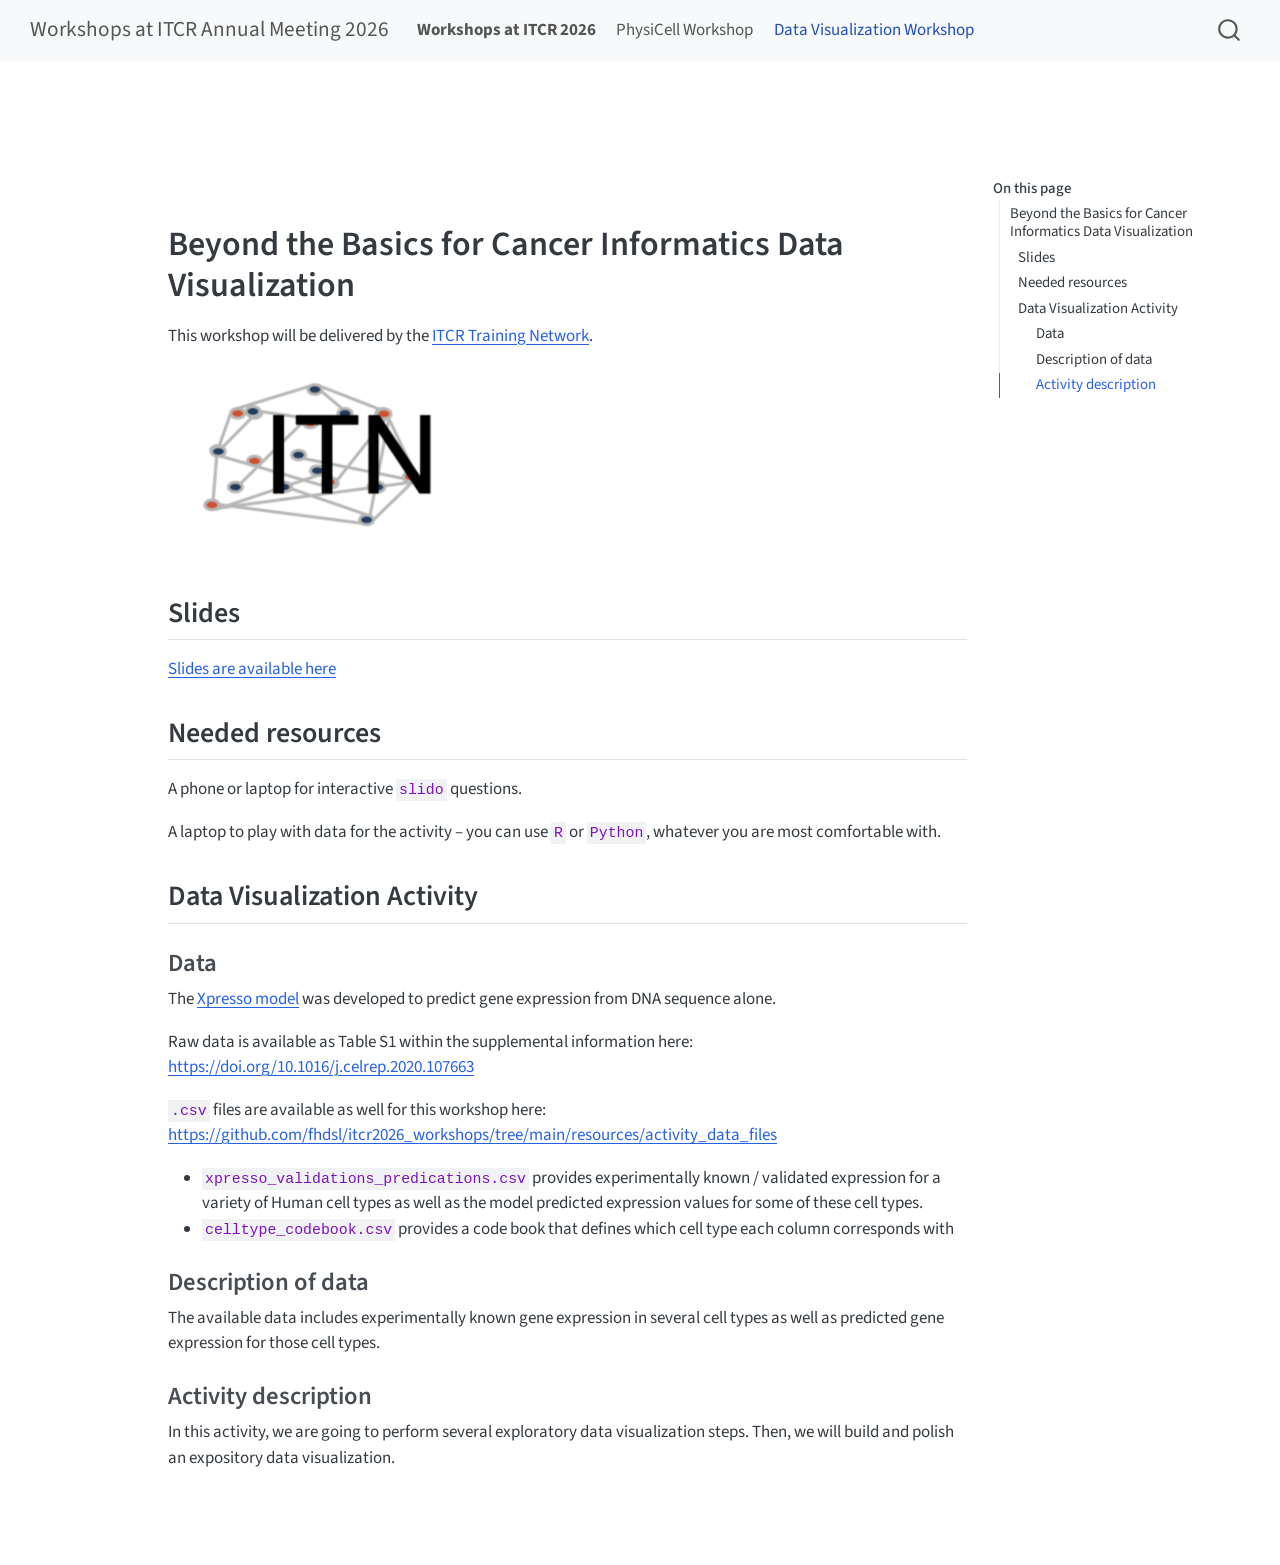
<file: docs/dataviz.html>
<!DOCTYPE html>
<html xmlns="http://www.w3.org/1999/xhtml" lang="en" xml:lang="en"><head>

<meta charset="utf-8">
<meta name="generator" content="quarto-1.8.26">

<meta name="viewport" content="width=device-width, initial-scale=1.0, user-scalable=yes">


<title>dataviz – Workshops at ITCR Annual Meeting 2026</title>
<style>
code{white-space: pre-wrap;}
span.smallcaps{font-variant: small-caps;}
div.columns{display: flex; gap: min(4vw, 1.5em);}
div.column{flex: auto; overflow-x: auto;}
div.hanging-indent{margin-left: 1.5em; text-indent: -1.5em;}
ul.task-list{list-style: none;}
ul.task-list li input[type="checkbox"] {
  width: 0.8em;
  margin: 0 0.8em 0.2em -1em; /* quarto-specific, see https://github.com/quarto-dev/quarto-cli/issues/4556 */ 
  vertical-align: middle;
}
</style>


<script src="site_libs/quarto-nav/quarto-nav.js"></script>
<script src="site_libs/quarto-nav/headroom.min.js"></script>
<script src="site_libs/clipboard/clipboard.min.js"></script>
<script src="site_libs/quarto-search/autocomplete.umd.js"></script>
<script src="site_libs/quarto-search/fuse.min.js"></script>
<script src="site_libs/quarto-search/quarto-search.js"></script>
<meta name="quarto:offset" content="./">
<script src="site_libs/quarto-html/quarto.js" type="module"></script>
<script src="site_libs/quarto-html/tabsets/tabsets.js" type="module"></script>
<script src="site_libs/quarto-html/axe/axe-check.js" type="module"></script>
<script src="site_libs/quarto-html/popper.min.js"></script>
<script src="site_libs/quarto-html/tippy.umd.min.js"></script>
<script src="site_libs/quarto-html/anchor.min.js"></script>
<link href="site_libs/quarto-html/tippy.css" rel="stylesheet">
<link href="site_libs/quarto-html/quarto-syntax-highlighting-587c61ba64f3a5504c4d52d930310e48.css" rel="stylesheet" id="quarto-text-highlighting-styles">
<script src="site_libs/bootstrap/bootstrap.min.js"></script>
<link href="site_libs/bootstrap/bootstrap-icons.css" rel="stylesheet">
<link href="site_libs/bootstrap/bootstrap-2b24086f6991a35f5f5ba430ba3daabe.min.css" rel="stylesheet" append-hash="true" id="quarto-bootstrap" data-mode="light">
<script id="quarto-search-options" type="application/json">{
  "location": "navbar",
  "copy-button": false,
  "collapse-after": 3,
  "panel-placement": "end",
  "type": "overlay",
  "limit": 50,
  "keyboard-shortcut": [
    "f",
    "/",
    "s"
  ],
  "show-item-context": false,
  "language": {
    "search-no-results-text": "No results",
    "search-matching-documents-text": "matching documents",
    "search-copy-link-title": "Copy link to search",
    "search-hide-matches-text": "Hide additional matches",
    "search-more-match-text": "more match in this document",
    "search-more-matches-text": "more matches in this document",
    "search-clear-button-title": "Clear",
    "search-text-placeholder": "",
    "search-detached-cancel-button-title": "Cancel",
    "search-submit-button-title": "Submit",
    "search-label": "Search"
  }
}</script>


<link rel="stylesheet" href="styles.css">
</head>

<body class="nav-fixed quarto-light">

<div id="quarto-search-results"></div>
  <header id="quarto-header" class="headroom fixed-top">
    <nav class="navbar navbar-expand-lg " data-bs-theme="dark">
      <div class="navbar-container container-fluid">
      <div class="navbar-brand-container mx-auto">
    <a class="navbar-brand" href="./index.html">
    <span class="navbar-title">Workshops at ITCR Annual Meeting 2026</span>
    </a>
  </div>
            <div id="quarto-search" class="" title="Search"></div>
          <button class="navbar-toggler" type="button" data-bs-toggle="collapse" data-bs-target="#navbarCollapse" aria-controls="navbarCollapse" role="menu" aria-expanded="false" aria-label="Toggle navigation" onclick="if (window.quartoToggleHeadroom) { window.quartoToggleHeadroom(); }">
  <span class="navbar-toggler-icon"></span>
</button>
          <div class="collapse navbar-collapse" id="navbarCollapse">
            <ul class="navbar-nav navbar-nav-scroll me-auto">
  <li class="nav-item">
    <a class="nav-link" href="./index.html"> <i class="bi bi-fa-home" role="img">
</i> 
<span class="menu-text"><strong>Workshops at ITCR 2026</strong></span></a>
  </li>  
  <li class="nav-item">
    <a class="nav-link" href="./physicell.html"> 
<span class="menu-text">PhysiCell Workshop</span></a>
  </li>  
  <li class="nav-item">
    <a class="nav-link active" href="./dataviz.html" aria-current="page"> 
<span class="menu-text">Data Visualization Workshop</span></a>
  </li>  
</ul>
          </div> <!-- /navcollapse -->
            <div class="quarto-navbar-tools">
</div>
      </div> <!-- /container-fluid -->
    </nav>
</header>
<!-- content -->
<div id="quarto-content" class="quarto-container page-columns page-rows-contents page-layout-article page-navbar">
<!-- sidebar -->
<!-- margin-sidebar -->
    <div id="quarto-margin-sidebar" class="sidebar margin-sidebar">
        <nav id="TOC" role="doc-toc" class="toc-active">
    <h2 id="toc-title">On this page</h2>
   
  <ul>
  <li><a href="#beyond-the-basics-for-cancer-informatics-data-visualization" id="toc-beyond-the-basics-for-cancer-informatics-data-visualization" class="nav-link active" data-scroll-target="#beyond-the-basics-for-cancer-informatics-data-visualization">Beyond the Basics for Cancer Informatics Data Visualization</a>
  <ul class="collapse">
  <li><a href="#slides" id="toc-slides" class="nav-link" data-scroll-target="#slides">Slides</a></li>
  <li><a href="#needed-resources" id="toc-needed-resources" class="nav-link" data-scroll-target="#needed-resources">Needed resources</a></li>
  <li><a href="#data-visualization-activity" id="toc-data-visualization-activity" class="nav-link" data-scroll-target="#data-visualization-activity">Data Visualization Activity</a>
  <ul class="collapse">
  <li><a href="#data" id="toc-data" class="nav-link" data-scroll-target="#data">Data</a></li>
  <li><a href="#description-of-data" id="toc-description-of-data" class="nav-link" data-scroll-target="#description-of-data">Description of data</a></li>
  <li><a href="#activity-description" id="toc-activity-description" class="nav-link" data-scroll-target="#activity-description">Activity description</a></li>
  </ul></li>
  </ul></li>
  </ul>
</nav>
    </div>
<!-- main -->
<main class="content" id="quarto-document-content"><header id="title-block-header" class="quarto-title-block"></header>




<section id="beyond-the-basics-for-cancer-informatics-data-visualization" class="level1">
<h1>Beyond the Basics for Cancer Informatics Data Visualization</h1>
<p>This workshop will be delivered by the <a href="https://www.itcrtraining.org/">ITCR Training Network</a>.</p>
<div class="cell">
<div class="cell-output-display">
<div>
<figure class="figure">
<p><img src="resources/images/itn.png" class="img-fluid figure-img" width="292"></p>
</figure>
</div>
</div>
</div>
<section id="slides" class="level2">
<h2 class="anchored" data-anchor-id="slides">Slides</h2>
<p><a href="https://docs.google.com/presentation/d/13V-lywz7wrZz-NIojiRIh1xx_ZvVhyUQwWsC7xrWjmw/edit?usp=sharing">Slides are available here</a></p>
</section>
<section id="needed-resources" class="level2">
<h2 class="anchored" data-anchor-id="needed-resources">Needed resources</h2>
<p>A phone or laptop for interactive <code>slido</code> questions.</p>
<p>A laptop to play with data for the activity – you can use <code>R</code> or <code>Python</code>, whatever you are most comfortable with.</p>
</section>
<section id="data-visualization-activity" class="level2">
<h2 class="anchored" data-anchor-id="data-visualization-activity">Data Visualization Activity</h2>
<section id="data" class="level3">
<h3 class="anchored" data-anchor-id="data">Data</h3>
<p>The <a href="https://doi.org/10.1016/j.celrep.2020.107663">Xpresso model</a> was developed to predict gene expression from DNA sequence alone.</p>
<p>Raw data is available as Table S1 within the supplemental information here: <a href="https://doi.org/10.1016/j.celrep.2020.107663">https://doi.org/10.1016/j.celrep.2020.107663</a></p>
<p><code>.csv</code> files are available as well for this workshop here: <a href="https://github.com/fhdsl/itcr2026_workshops/tree/main/resources/activity_data_files">https://github.com/fhdsl/itcr2026_workshops/tree/main/resources/activity_data_files</a></p>
<ul>
<li><code>xpresso_validations_predications.csv</code> provides experimentally known / validated expression for a variety of Human cell types as well as the model predicted expression values for some of these cell types.</li>
<li><code>celltype_codebook.csv</code> provides a code book that defines which cell type each column corresponds with</li>
</ul>
</section>
<section id="description-of-data" class="level3">
<h3 class="anchored" data-anchor-id="description-of-data">Description of data</h3>
<p>The available data includes experimentally known gene expression in several cell types as well as predicted gene expression for those cell types.</p>
</section>
<section id="activity-description" class="level3">
<h3 class="anchored" data-anchor-id="activity-description">Activity description</h3>
<p>In this activity, we are going to perform several exploratory data visualization steps. Then, we will build and polish an expository data visualization.</p>


</section>
</section>
</section>

</main> <!-- /main -->
<script id="quarto-html-after-body" type="application/javascript">
  window.document.addEventListener("DOMContentLoaded", function (event) {
    const icon = "";
    const anchorJS = new window.AnchorJS();
    anchorJS.options = {
      placement: 'right',
      icon: icon
    };
    anchorJS.add('.anchored');
    const isCodeAnnotation = (el) => {
      for (const clz of el.classList) {
        if (clz.startsWith('code-annotation-')) {                     
          return true;
        }
      }
      return false;
    }
    const onCopySuccess = function(e) {
      // button target
      const button = e.trigger;
      // don't keep focus
      button.blur();
      // flash "checked"
      button.classList.add('code-copy-button-checked');
      var currentTitle = button.getAttribute("title");
      button.setAttribute("title", "Copied!");
      let tooltip;
      if (window.bootstrap) {
        button.setAttribute("data-bs-toggle", "tooltip");
        button.setAttribute("data-bs-placement", "left");
        button.setAttribute("data-bs-title", "Copied!");
        tooltip = new bootstrap.Tooltip(button, 
          { trigger: "manual", 
            customClass: "code-copy-button-tooltip",
            offset: [0, -8]});
        tooltip.show();    
      }
      setTimeout(function() {
        if (tooltip) {
          tooltip.hide();
          button.removeAttribute("data-bs-title");
          button.removeAttribute("data-bs-toggle");
          button.removeAttribute("data-bs-placement");
        }
        button.setAttribute("title", currentTitle);
        button.classList.remove('code-copy-button-checked');
      }, 1000);
      // clear code selection
      e.clearSelection();
    }
    const getTextToCopy = function(trigger) {
      const outerScaffold = trigger.parentElement.cloneNode(true);
      const codeEl = outerScaffold.querySelector('code');
      for (const childEl of codeEl.children) {
        if (isCodeAnnotation(childEl)) {
          childEl.remove();
        }
      }
      return codeEl.innerText;
    }
    const clipboard = new window.ClipboardJS('.code-copy-button:not([data-in-quarto-modal])', {
      text: getTextToCopy
    });
    clipboard.on('success', onCopySuccess);
    if (window.document.getElementById('quarto-embedded-source-code-modal')) {
      const clipboardModal = new window.ClipboardJS('.code-copy-button[data-in-quarto-modal]', {
        text: getTextToCopy,
        container: window.document.getElementById('quarto-embedded-source-code-modal')
      });
      clipboardModal.on('success', onCopySuccess);
    }
      var localhostRegex = new RegExp(/^(?:http|https):\/\/localhost\:?[0-9]*\//);
      var mailtoRegex = new RegExp(/^mailto:/);
        var filterRegex = new RegExp('/' + window.location.host + '/');
      var isInternal = (href) => {
          return filterRegex.test(href) || localhostRegex.test(href) || mailtoRegex.test(href);
      }
      // Inspect non-navigation links and adorn them if external
     var links = window.document.querySelectorAll('a[href]:not(.nav-link):not(.navbar-brand):not(.toc-action):not(.sidebar-link):not(.sidebar-item-toggle):not(.pagination-link):not(.no-external):not([aria-hidden]):not(.dropdown-item):not(.quarto-navigation-tool):not(.about-link)');
      for (var i=0; i<links.length; i++) {
        const link = links[i];
        if (!isInternal(link.href)) {
          // undo the damage that might have been done by quarto-nav.js in the case of
          // links that we want to consider external
          if (link.dataset.originalHref !== undefined) {
            link.href = link.dataset.originalHref;
          }
        }
      }
    function tippyHover(el, contentFn, onTriggerFn, onUntriggerFn) {
      const config = {
        allowHTML: true,
        maxWidth: 500,
        delay: 100,
        arrow: false,
        appendTo: function(el) {
            return el.parentElement;
        },
        interactive: true,
        interactiveBorder: 10,
        theme: 'quarto',
        placement: 'bottom-start',
      };
      if (contentFn) {
        config.content = contentFn;
      }
      if (onTriggerFn) {
        config.onTrigger = onTriggerFn;
      }
      if (onUntriggerFn) {
        config.onUntrigger = onUntriggerFn;
      }
      window.tippy(el, config); 
    }
    const noterefs = window.document.querySelectorAll('a[role="doc-noteref"]');
    for (var i=0; i<noterefs.length; i++) {
      const ref = noterefs[i];
      tippyHover(ref, function() {
        // use id or data attribute instead here
        let href = ref.getAttribute('data-footnote-href') || ref.getAttribute('href');
        try { href = new URL(href).hash; } catch {}
        const id = href.replace(/^#\/?/, "");
        const note = window.document.getElementById(id);
        if (note) {
          return note.innerHTML;
        } else {
          return "";
        }
      });
    }
    const xrefs = window.document.querySelectorAll('a.quarto-xref');
    const processXRef = (id, note) => {
      // Strip column container classes
      const stripColumnClz = (el) => {
        el.classList.remove("page-full", "page-columns");
        if (el.children) {
          for (const child of el.children) {
            stripColumnClz(child);
          }
        }
      }
      stripColumnClz(note)
      if (id === null || id.startsWith('sec-')) {
        // Special case sections, only their first couple elements
        const container = document.createElement("div");
        if (note.children && note.children.length > 2) {
          container.appendChild(note.children[0].cloneNode(true));
          for (let i = 1; i < note.children.length; i++) {
            const child = note.children[i];
            if (child.tagName === "P" && child.innerText === "") {
              continue;
            } else {
              container.appendChild(child.cloneNode(true));
              break;
            }
          }
          if (window.Quarto?.typesetMath) {
            window.Quarto.typesetMath(container);
          }
          return container.innerHTML
        } else {
          if (window.Quarto?.typesetMath) {
            window.Quarto.typesetMath(note);
          }
          return note.innerHTML;
        }
      } else {
        // Remove any anchor links if they are present
        const anchorLink = note.querySelector('a.anchorjs-link');
        if (anchorLink) {
          anchorLink.remove();
        }
        if (window.Quarto?.typesetMath) {
          window.Quarto.typesetMath(note);
        }
        if (note.classList.contains("callout")) {
          return note.outerHTML;
        } else {
          return note.innerHTML;
        }
      }
    }
    for (var i=0; i<xrefs.length; i++) {
      const xref = xrefs[i];
      tippyHover(xref, undefined, function(instance) {
        instance.disable();
        let url = xref.getAttribute('href');
        let hash = undefined; 
        if (url.startsWith('#')) {
          hash = url;
        } else {
          try { hash = new URL(url).hash; } catch {}
        }
        if (hash) {
          const id = hash.replace(/^#\/?/, "");
          const note = window.document.getElementById(id);
          if (note !== null) {
            try {
              const html = processXRef(id, note.cloneNode(true));
              instance.setContent(html);
            } finally {
              instance.enable();
              instance.show();
            }
          } else {
            // See if we can fetch this
            fetch(url.split('#')[0])
            .then(res => res.text())
            .then(html => {
              const parser = new DOMParser();
              const htmlDoc = parser.parseFromString(html, "text/html");
              const note = htmlDoc.getElementById(id);
              if (note !== null) {
                const html = processXRef(id, note);
                instance.setContent(html);
              } 
            }).finally(() => {
              instance.enable();
              instance.show();
            });
          }
        } else {
          // See if we can fetch a full url (with no hash to target)
          // This is a special case and we should probably do some content thinning / targeting
          fetch(url)
          .then(res => res.text())
          .then(html => {
            const parser = new DOMParser();
            const htmlDoc = parser.parseFromString(html, "text/html");
            const note = htmlDoc.querySelector('main.content');
            if (note !== null) {
              // This should only happen for chapter cross references
              // (since there is no id in the URL)
              // remove the first header
              if (note.children.length > 0 && note.children[0].tagName === "HEADER") {
                note.children[0].remove();
              }
              const html = processXRef(null, note);
              instance.setContent(html);
            } 
          }).finally(() => {
            instance.enable();
            instance.show();
          });
        }
      }, function(instance) {
      });
    }
        let selectedAnnoteEl;
        const selectorForAnnotation = ( cell, annotation) => {
          let cellAttr = 'data-code-cell="' + cell + '"';
          let lineAttr = 'data-code-annotation="' +  annotation + '"';
          const selector = 'span[' + cellAttr + '][' + lineAttr + ']';
          return selector;
        }
        const selectCodeLines = (annoteEl) => {
          const doc = window.document;
          const targetCell = annoteEl.getAttribute("data-target-cell");
          const targetAnnotation = annoteEl.getAttribute("data-target-annotation");
          const annoteSpan = window.document.querySelector(selectorForAnnotation(targetCell, targetAnnotation));
          const lines = annoteSpan.getAttribute("data-code-lines").split(",");
          const lineIds = lines.map((line) => {
            return targetCell + "-" + line;
          })
          let top = null;
          let height = null;
          let parent = null;
          if (lineIds.length > 0) {
              //compute the position of the single el (top and bottom and make a div)
              const el = window.document.getElementById(lineIds[0]);
              top = el.offsetTop;
              height = el.offsetHeight;
              parent = el.parentElement.parentElement;
            if (lineIds.length > 1) {
              const lastEl = window.document.getElementById(lineIds[lineIds.length - 1]);
              const bottom = lastEl.offsetTop + lastEl.offsetHeight;
              height = bottom - top;
            }
            if (top !== null && height !== null && parent !== null) {
              // cook up a div (if necessary) and position it 
              let div = window.document.getElementById("code-annotation-line-highlight");
              if (div === null) {
                div = window.document.createElement("div");
                div.setAttribute("id", "code-annotation-line-highlight");
                div.style.position = 'absolute';
                parent.appendChild(div);
              }
              div.style.top = top - 2 + "px";
              div.style.height = height + 4 + "px";
              div.style.left = 0;
              let gutterDiv = window.document.getElementById("code-annotation-line-highlight-gutter");
              if (gutterDiv === null) {
                gutterDiv = window.document.createElement("div");
                gutterDiv.setAttribute("id", "code-annotation-line-highlight-gutter");
                gutterDiv.style.position = 'absolute';
                const codeCell = window.document.getElementById(targetCell);
                const gutter = codeCell.querySelector('.code-annotation-gutter');
                gutter.appendChild(gutterDiv);
              }
              gutterDiv.style.top = top - 2 + "px";
              gutterDiv.style.height = height + 4 + "px";
            }
            selectedAnnoteEl = annoteEl;
          }
        };
        const unselectCodeLines = () => {
          const elementsIds = ["code-annotation-line-highlight", "code-annotation-line-highlight-gutter"];
          elementsIds.forEach((elId) => {
            const div = window.document.getElementById(elId);
            if (div) {
              div.remove();
            }
          });
          selectedAnnoteEl = undefined;
        };
          // Handle positioning of the toggle
      window.addEventListener(
        "resize",
        throttle(() => {
          elRect = undefined;
          if (selectedAnnoteEl) {
            selectCodeLines(selectedAnnoteEl);
          }
        }, 10)
      );
      function throttle(fn, ms) {
      let throttle = false;
      let timer;
        return (...args) => {
          if(!throttle) { // first call gets through
              fn.apply(this, args);
              throttle = true;
          } else { // all the others get throttled
              if(timer) clearTimeout(timer); // cancel #2
              timer = setTimeout(() => {
                fn.apply(this, args);
                timer = throttle = false;
              }, ms);
          }
        };
      }
        // Attach click handler to the DT
        const annoteDls = window.document.querySelectorAll('dt[data-target-cell]');
        for (const annoteDlNode of annoteDls) {
          annoteDlNode.addEventListener('click', (event) => {
            const clickedEl = event.target;
            if (clickedEl !== selectedAnnoteEl) {
              unselectCodeLines();
              const activeEl = window.document.querySelector('dt[data-target-cell].code-annotation-active');
              if (activeEl) {
                activeEl.classList.remove('code-annotation-active');
              }
              selectCodeLines(clickedEl);
              clickedEl.classList.add('code-annotation-active');
            } else {
              // Unselect the line
              unselectCodeLines();
              clickedEl.classList.remove('code-annotation-active');
            }
          });
        }
    const findCites = (el) => {
      const parentEl = el.parentElement;
      if (parentEl) {
        const cites = parentEl.dataset.cites;
        if (cites) {
          return {
            el,
            cites: cites.split(' ')
          };
        } else {
          return findCites(el.parentElement)
        }
      } else {
        return undefined;
      }
    };
    var bibliorefs = window.document.querySelectorAll('a[role="doc-biblioref"]');
    for (var i=0; i<bibliorefs.length; i++) {
      const ref = bibliorefs[i];
      const citeInfo = findCites(ref);
      if (citeInfo) {
        tippyHover(citeInfo.el, function() {
          var popup = window.document.createElement('div');
          citeInfo.cites.forEach(function(cite) {
            var citeDiv = window.document.createElement('div');
            citeDiv.classList.add('hanging-indent');
            citeDiv.classList.add('csl-entry');
            var biblioDiv = window.document.getElementById('ref-' + cite);
            if (biblioDiv) {
              citeDiv.innerHTML = biblioDiv.innerHTML;
            }
            popup.appendChild(citeDiv);
          });
          return popup.innerHTML;
        });
      }
    }
  });
  </script>
</div> <!-- /content -->




</body></html>
</file>
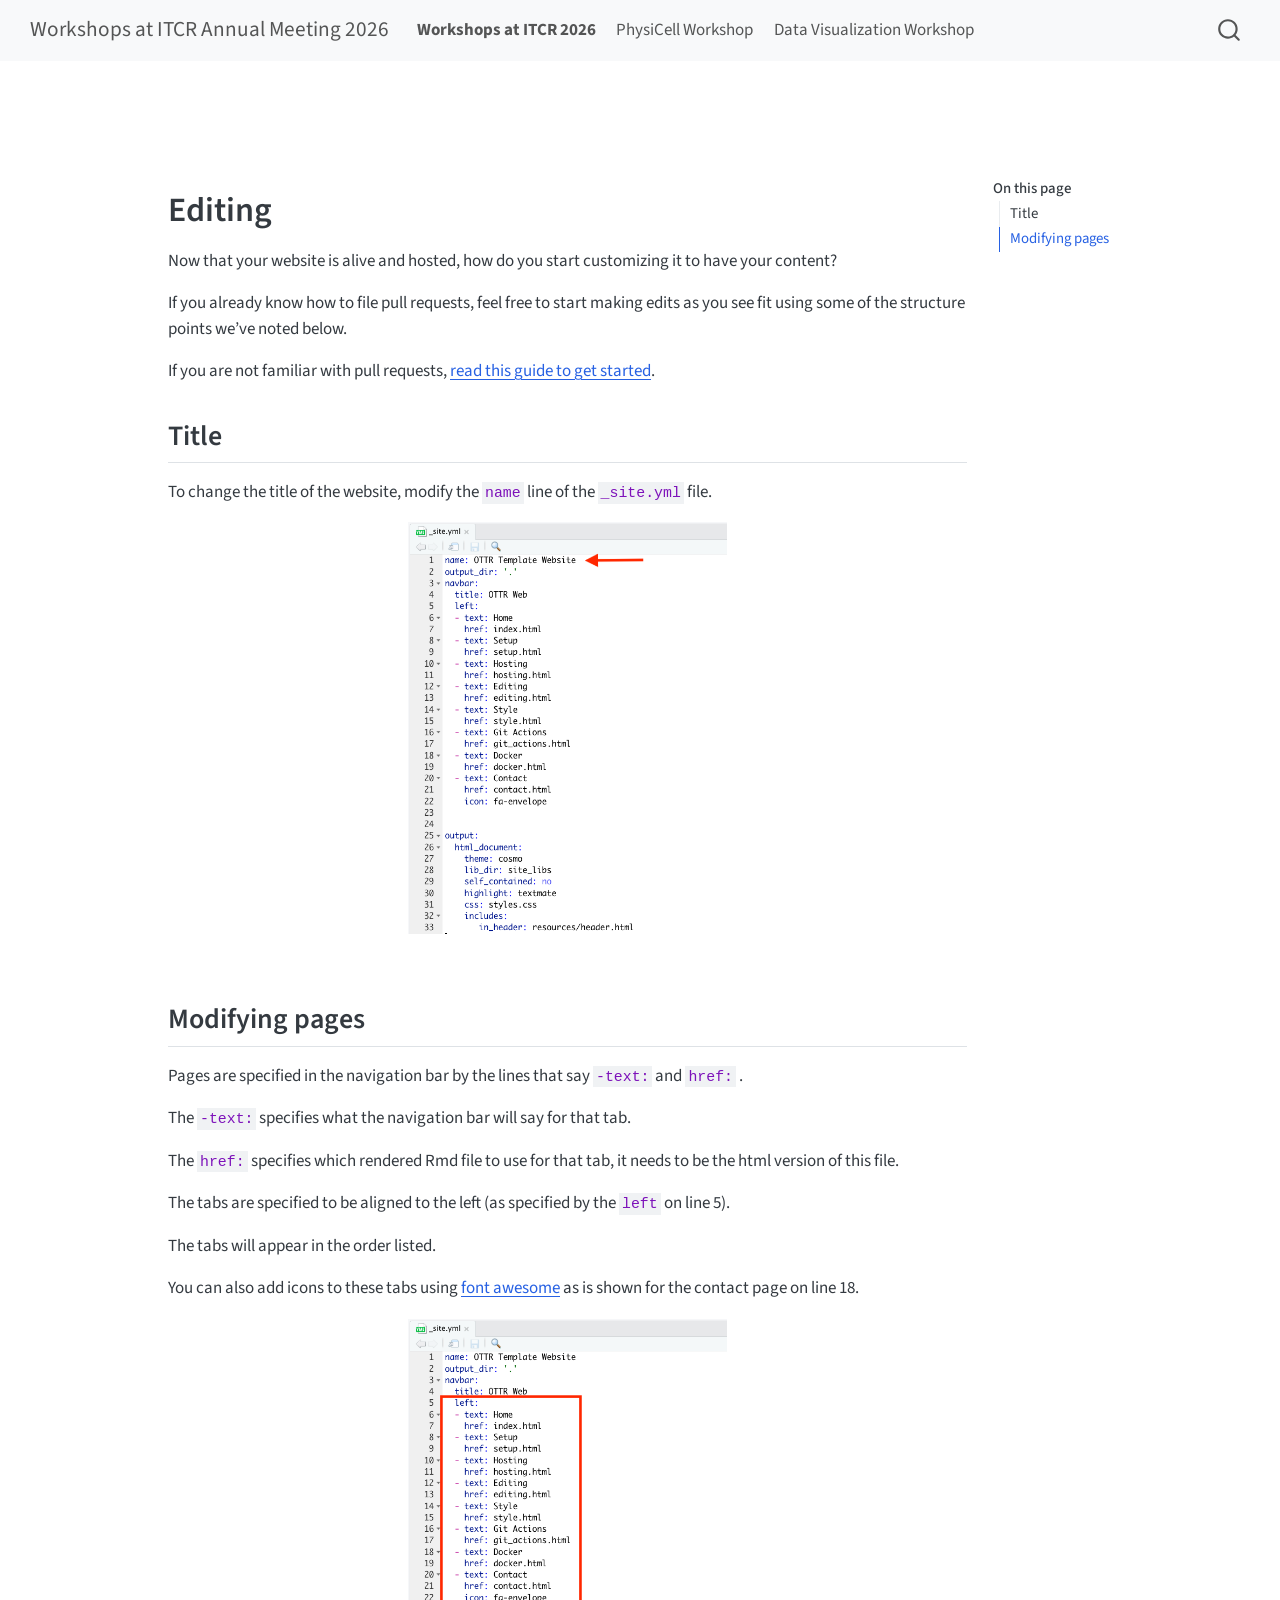
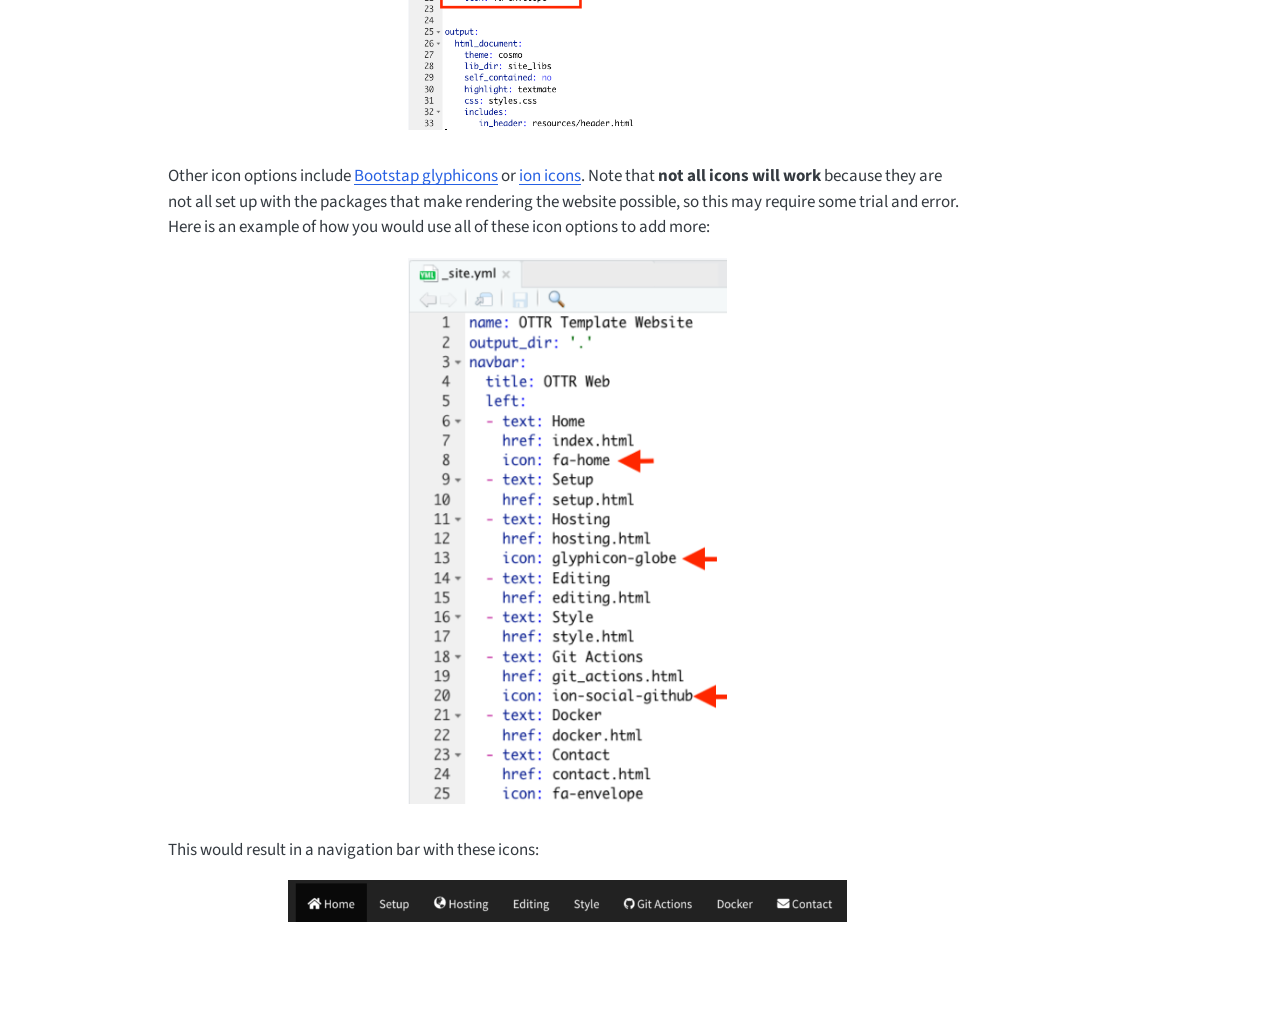
<file: docs/editing.html>
<!DOCTYPE html>
<html xmlns="http://www.w3.org/1999/xhtml" lang="en" xml:lang="en"><head>

<meta charset="utf-8">
<meta name="generator" content="quarto-1.8.26">

<meta name="viewport" content="width=device-width, initial-scale=1.0, user-scalable=yes">


<title>Editing – Workshops at ITCR Annual Meeting 2026</title>
<style>
code{white-space: pre-wrap;}
span.smallcaps{font-variant: small-caps;}
div.columns{display: flex; gap: min(4vw, 1.5em);}
div.column{flex: auto; overflow-x: auto;}
div.hanging-indent{margin-left: 1.5em; text-indent: -1.5em;}
ul.task-list{list-style: none;}
ul.task-list li input[type="checkbox"] {
  width: 0.8em;
  margin: 0 0.8em 0.2em -1em; /* quarto-specific, see https://github.com/quarto-dev/quarto-cli/issues/4556 */ 
  vertical-align: middle;
}
</style>


<script src="site_libs/quarto-nav/quarto-nav.js"></script>
<script src="site_libs/quarto-nav/headroom.min.js"></script>
<script src="site_libs/clipboard/clipboard.min.js"></script>
<script src="site_libs/quarto-search/autocomplete.umd.js"></script>
<script src="site_libs/quarto-search/fuse.min.js"></script>
<script src="site_libs/quarto-search/quarto-search.js"></script>
<meta name="quarto:offset" content="./">
<script src="site_libs/quarto-html/quarto.js" type="module"></script>
<script src="site_libs/quarto-html/tabsets/tabsets.js" type="module"></script>
<script src="site_libs/quarto-html/axe/axe-check.js" type="module"></script>
<script src="site_libs/quarto-html/popper.min.js"></script>
<script src="site_libs/quarto-html/tippy.umd.min.js"></script>
<script src="site_libs/quarto-html/anchor.min.js"></script>
<link href="site_libs/quarto-html/tippy.css" rel="stylesheet">
<link href="site_libs/quarto-html/quarto-syntax-highlighting-587c61ba64f3a5504c4d52d930310e48.css" rel="stylesheet" id="quarto-text-highlighting-styles">
<script src="site_libs/bootstrap/bootstrap.min.js"></script>
<link href="site_libs/bootstrap/bootstrap-icons.css" rel="stylesheet">
<link href="site_libs/bootstrap/bootstrap-2b24086f6991a35f5f5ba430ba3daabe.min.css" rel="stylesheet" append-hash="true" id="quarto-bootstrap" data-mode="light">
<script id="quarto-search-options" type="application/json">{
  "location": "navbar",
  "copy-button": false,
  "collapse-after": 3,
  "panel-placement": "end",
  "type": "overlay",
  "limit": 50,
  "keyboard-shortcut": [
    "f",
    "/",
    "s"
  ],
  "show-item-context": false,
  "language": {
    "search-no-results-text": "No results",
    "search-matching-documents-text": "matching documents",
    "search-copy-link-title": "Copy link to search",
    "search-hide-matches-text": "Hide additional matches",
    "search-more-match-text": "more match in this document",
    "search-more-matches-text": "more matches in this document",
    "search-clear-button-title": "Clear",
    "search-text-placeholder": "",
    "search-detached-cancel-button-title": "Cancel",
    "search-submit-button-title": "Submit",
    "search-label": "Search"
  }
}</script>


<link rel="stylesheet" href="styles.css">
</head>

<body class="nav-fixed quarto-light">

<div id="quarto-search-results"></div>
  <header id="quarto-header" class="headroom fixed-top">
    <nav class="navbar navbar-expand-lg " data-bs-theme="dark">
      <div class="navbar-container container-fluid">
      <div class="navbar-brand-container mx-auto">
    <a class="navbar-brand" href="./index.html">
    <span class="navbar-title">Workshops at ITCR Annual Meeting 2026</span>
    </a>
  </div>
            <div id="quarto-search" class="" title="Search"></div>
          <button class="navbar-toggler" type="button" data-bs-toggle="collapse" data-bs-target="#navbarCollapse" aria-controls="navbarCollapse" role="menu" aria-expanded="false" aria-label="Toggle navigation" onclick="if (window.quartoToggleHeadroom) { window.quartoToggleHeadroom(); }">
  <span class="navbar-toggler-icon"></span>
</button>
          <div class="collapse navbar-collapse" id="navbarCollapse">
            <ul class="navbar-nav navbar-nav-scroll me-auto">
  <li class="nav-item">
    <a class="nav-link" href="./index.html"> <i class="bi bi-fa-home" role="img">
</i> 
<span class="menu-text"><strong>Workshops at ITCR 2026</strong></span></a>
  </li>  
  <li class="nav-item">
    <a class="nav-link" href="./physicell.html"> 
<span class="menu-text">PhysiCell Workshop</span></a>
  </li>  
  <li class="nav-item">
    <a class="nav-link" href="./dataviz.html"> 
<span class="menu-text">Data Visualization Workshop</span></a>
  </li>  
</ul>
          </div> <!-- /navcollapse -->
            <div class="quarto-navbar-tools">
</div>
      </div> <!-- /container-fluid -->
    </nav>
</header>
<!-- content -->
<div id="quarto-content" class="quarto-container page-columns page-rows-contents page-layout-article page-navbar">
<!-- sidebar -->
<!-- margin-sidebar -->
    <div id="quarto-margin-sidebar" class="sidebar margin-sidebar">
        <nav id="TOC" role="doc-toc" class="toc-active">
    <h2 id="toc-title">On this page</h2>
   
  <ul>
  <li><a href="#title" id="toc-title" class="nav-link active" data-scroll-target="#title">Title</a></li>
  <li><a href="#modifying-pages" id="toc-modifying-pages" class="nav-link" data-scroll-target="#modifying-pages">Modifying pages</a></li>
  </ul>
</nav>
    </div>
<!-- main -->
<main class="content" id="quarto-document-content">

<header id="title-block-header" class="quarto-title-block default">
<div class="quarto-title">
<h1 class="title">Editing</h1>
</div>



<div class="quarto-title-meta">

    
  
    
  </div>
  


</header>


<p>Now that your website is alive and hosted, how do you start customizing it to have your content?</p>
<p>If you already know how to file pull requests, feel free to start making edits as you see fit using some of the structure points we’ve noted below.</p>
<p>If you are not familiar with pull requests, <a href="https://www.ottrproject.org/editing_website.html">read this guide to get started</a>.</p>
<section id="title" class="level2">
<h2 class="anchored" data-anchor-id="title">Title</h2>
<p>To change the title of the website, modify the <code>name</code> line of the <code>_site.yml</code> file.</p>
<div class="cell" data-layout-align="center">
<div class="cell-output-display">
<div class="quarto-figure quarto-figure-center">
<figure class="figure">
<p><img src="resources/images/title.png" class="img-fluid quarto-figure quarto-figure-center figure-img" style="width:40.0%" alt="Change title"></p>
</figure>
</div>
</div>
</div>
</section>
<section id="modifying-pages" class="level2">
<h2 class="anchored" data-anchor-id="modifying-pages">Modifying pages</h2>
<p>Pages are specified in the navigation bar by the lines that say <code>-text:</code> and <code>href:</code> .</p>
<p>The <code>-text:</code> specifies what the navigation bar will say for that tab.</p>
<p>The <code>href:</code> specifies which rendered Rmd file to use for that tab, it needs to be the html version of this file.</p>
<p>The tabs are specified to be aligned to the left (as specified by the <code>left</code> on line 5).</p>
<p>The tabs will appear in the order listed.</p>
<p>You can also add icons to these tabs using <a href="https://fontawesome.com/">font awesome</a> as is shown for the contact page on line 18.</p>
<div class="cell" data-layout-align="center">
<div class="cell-output-display">
<div class="quarto-figure quarto-figure-center">
<figure class="figure">
<p><img src="resources/images/page_modification.png" class="img-fluid quarto-figure quarto-figure-center figure-img" style="width:40.0%" alt="Page modification"></p>
</figure>
</div>
</div>
</div>
<p>Other icon options include <a href="https://www.w3schools.com/bootstrap/bootstrap_ref_comp_glyphs.asp">Bootstap glyphicons</a> or <a href="https://ionic.io/ionicons">ion icons</a>. Note that <strong>not all icons will work</strong> because they are not all set up with the packages that make rendering the website possible, so this may require some trial and error. Here is an example of how you would use all of these icon options to add more:</p>
<div class="cell" data-layout-align="center">
<div class="cell-output-display">
<div class="quarto-figure quarto-figure-center">
<figure class="figure">
<p><img src="resources/images/more_icons.png" class="img-fluid quarto-figure quarto-figure-center figure-img" style="width:40.0%" alt="more icon options"></p>
</figure>
</div>
</div>
</div>
<p>This would result in a navigation bar with these icons:</p>
<div class="cell" data-layout-align="center">
<div class="cell-output-display">
<div class="quarto-figure quarto-figure-center">
<figure class="figure">
<p><img src="resources/images/more_icons_result.png" class="img-fluid quarto-figure quarto-figure-center figure-img" style="width:70.0%" alt="more icon options"></p>
</figure>
</div>
</div>
</div>


</section>

</main> <!-- /main -->
<script id="quarto-html-after-body" type="application/javascript">
  window.document.addEventListener("DOMContentLoaded", function (event) {
    const icon = "";
    const anchorJS = new window.AnchorJS();
    anchorJS.options = {
      placement: 'right',
      icon: icon
    };
    anchorJS.add('.anchored');
    const isCodeAnnotation = (el) => {
      for (const clz of el.classList) {
        if (clz.startsWith('code-annotation-')) {                     
          return true;
        }
      }
      return false;
    }
    const onCopySuccess = function(e) {
      // button target
      const button = e.trigger;
      // don't keep focus
      button.blur();
      // flash "checked"
      button.classList.add('code-copy-button-checked');
      var currentTitle = button.getAttribute("title");
      button.setAttribute("title", "Copied!");
      let tooltip;
      if (window.bootstrap) {
        button.setAttribute("data-bs-toggle", "tooltip");
        button.setAttribute("data-bs-placement", "left");
        button.setAttribute("data-bs-title", "Copied!");
        tooltip = new bootstrap.Tooltip(button, 
          { trigger: "manual", 
            customClass: "code-copy-button-tooltip",
            offset: [0, -8]});
        tooltip.show();    
      }
      setTimeout(function() {
        if (tooltip) {
          tooltip.hide();
          button.removeAttribute("data-bs-title");
          button.removeAttribute("data-bs-toggle");
          button.removeAttribute("data-bs-placement");
        }
        button.setAttribute("title", currentTitle);
        button.classList.remove('code-copy-button-checked');
      }, 1000);
      // clear code selection
      e.clearSelection();
    }
    const getTextToCopy = function(trigger) {
      const outerScaffold = trigger.parentElement.cloneNode(true);
      const codeEl = outerScaffold.querySelector('code');
      for (const childEl of codeEl.children) {
        if (isCodeAnnotation(childEl)) {
          childEl.remove();
        }
      }
      return codeEl.innerText;
    }
    const clipboard = new window.ClipboardJS('.code-copy-button:not([data-in-quarto-modal])', {
      text: getTextToCopy
    });
    clipboard.on('success', onCopySuccess);
    if (window.document.getElementById('quarto-embedded-source-code-modal')) {
      const clipboardModal = new window.ClipboardJS('.code-copy-button[data-in-quarto-modal]', {
        text: getTextToCopy,
        container: window.document.getElementById('quarto-embedded-source-code-modal')
      });
      clipboardModal.on('success', onCopySuccess);
    }
      var localhostRegex = new RegExp(/^(?:http|https):\/\/localhost\:?[0-9]*\//);
      var mailtoRegex = new RegExp(/^mailto:/);
        var filterRegex = new RegExp('/' + window.location.host + '/');
      var isInternal = (href) => {
          return filterRegex.test(href) || localhostRegex.test(href) || mailtoRegex.test(href);
      }
      // Inspect non-navigation links and adorn them if external
     var links = window.document.querySelectorAll('a[href]:not(.nav-link):not(.navbar-brand):not(.toc-action):not(.sidebar-link):not(.sidebar-item-toggle):not(.pagination-link):not(.no-external):not([aria-hidden]):not(.dropdown-item):not(.quarto-navigation-tool):not(.about-link)');
      for (var i=0; i<links.length; i++) {
        const link = links[i];
        if (!isInternal(link.href)) {
          // undo the damage that might have been done by quarto-nav.js in the case of
          // links that we want to consider external
          if (link.dataset.originalHref !== undefined) {
            link.href = link.dataset.originalHref;
          }
        }
      }
    function tippyHover(el, contentFn, onTriggerFn, onUntriggerFn) {
      const config = {
        allowHTML: true,
        maxWidth: 500,
        delay: 100,
        arrow: false,
        appendTo: function(el) {
            return el.parentElement;
        },
        interactive: true,
        interactiveBorder: 10,
        theme: 'quarto',
        placement: 'bottom-start',
      };
      if (contentFn) {
        config.content = contentFn;
      }
      if (onTriggerFn) {
        config.onTrigger = onTriggerFn;
      }
      if (onUntriggerFn) {
        config.onUntrigger = onUntriggerFn;
      }
      window.tippy(el, config); 
    }
    const noterefs = window.document.querySelectorAll('a[role="doc-noteref"]');
    for (var i=0; i<noterefs.length; i++) {
      const ref = noterefs[i];
      tippyHover(ref, function() {
        // use id or data attribute instead here
        let href = ref.getAttribute('data-footnote-href') || ref.getAttribute('href');
        try { href = new URL(href).hash; } catch {}
        const id = href.replace(/^#\/?/, "");
        const note = window.document.getElementById(id);
        if (note) {
          return note.innerHTML;
        } else {
          return "";
        }
      });
    }
    const xrefs = window.document.querySelectorAll('a.quarto-xref');
    const processXRef = (id, note) => {
      // Strip column container classes
      const stripColumnClz = (el) => {
        el.classList.remove("page-full", "page-columns");
        if (el.children) {
          for (const child of el.children) {
            stripColumnClz(child);
          }
        }
      }
      stripColumnClz(note)
      if (id === null || id.startsWith('sec-')) {
        // Special case sections, only their first couple elements
        const container = document.createElement("div");
        if (note.children && note.children.length > 2) {
          container.appendChild(note.children[0].cloneNode(true));
          for (let i = 1; i < note.children.length; i++) {
            const child = note.children[i];
            if (child.tagName === "P" && child.innerText === "") {
              continue;
            } else {
              container.appendChild(child.cloneNode(true));
              break;
            }
          }
          if (window.Quarto?.typesetMath) {
            window.Quarto.typesetMath(container);
          }
          return container.innerHTML
        } else {
          if (window.Quarto?.typesetMath) {
            window.Quarto.typesetMath(note);
          }
          return note.innerHTML;
        }
      } else {
        // Remove any anchor links if they are present
        const anchorLink = note.querySelector('a.anchorjs-link');
        if (anchorLink) {
          anchorLink.remove();
        }
        if (window.Quarto?.typesetMath) {
          window.Quarto.typesetMath(note);
        }
        if (note.classList.contains("callout")) {
          return note.outerHTML;
        } else {
          return note.innerHTML;
        }
      }
    }
    for (var i=0; i<xrefs.length; i++) {
      const xref = xrefs[i];
      tippyHover(xref, undefined, function(instance) {
        instance.disable();
        let url = xref.getAttribute('href');
        let hash = undefined; 
        if (url.startsWith('#')) {
          hash = url;
        } else {
          try { hash = new URL(url).hash; } catch {}
        }
        if (hash) {
          const id = hash.replace(/^#\/?/, "");
          const note = window.document.getElementById(id);
          if (note !== null) {
            try {
              const html = processXRef(id, note.cloneNode(true));
              instance.setContent(html);
            } finally {
              instance.enable();
              instance.show();
            }
          } else {
            // See if we can fetch this
            fetch(url.split('#')[0])
            .then(res => res.text())
            .then(html => {
              const parser = new DOMParser();
              const htmlDoc = parser.parseFromString(html, "text/html");
              const note = htmlDoc.getElementById(id);
              if (note !== null) {
                const html = processXRef(id, note);
                instance.setContent(html);
              } 
            }).finally(() => {
              instance.enable();
              instance.show();
            });
          }
        } else {
          // See if we can fetch a full url (with no hash to target)
          // This is a special case and we should probably do some content thinning / targeting
          fetch(url)
          .then(res => res.text())
          .then(html => {
            const parser = new DOMParser();
            const htmlDoc = parser.parseFromString(html, "text/html");
            const note = htmlDoc.querySelector('main.content');
            if (note !== null) {
              // This should only happen for chapter cross references
              // (since there is no id in the URL)
              // remove the first header
              if (note.children.length > 0 && note.children[0].tagName === "HEADER") {
                note.children[0].remove();
              }
              const html = processXRef(null, note);
              instance.setContent(html);
            } 
          }).finally(() => {
            instance.enable();
            instance.show();
          });
        }
      }, function(instance) {
      });
    }
        let selectedAnnoteEl;
        const selectorForAnnotation = ( cell, annotation) => {
          let cellAttr = 'data-code-cell="' + cell + '"';
          let lineAttr = 'data-code-annotation="' +  annotation + '"';
          const selector = 'span[' + cellAttr + '][' + lineAttr + ']';
          return selector;
        }
        const selectCodeLines = (annoteEl) => {
          const doc = window.document;
          const targetCell = annoteEl.getAttribute("data-target-cell");
          const targetAnnotation = annoteEl.getAttribute("data-target-annotation");
          const annoteSpan = window.document.querySelector(selectorForAnnotation(targetCell, targetAnnotation));
          const lines = annoteSpan.getAttribute("data-code-lines").split(",");
          const lineIds = lines.map((line) => {
            return targetCell + "-" + line;
          })
          let top = null;
          let height = null;
          let parent = null;
          if (lineIds.length > 0) {
              //compute the position of the single el (top and bottom and make a div)
              const el = window.document.getElementById(lineIds[0]);
              top = el.offsetTop;
              height = el.offsetHeight;
              parent = el.parentElement.parentElement;
            if (lineIds.length > 1) {
              const lastEl = window.document.getElementById(lineIds[lineIds.length - 1]);
              const bottom = lastEl.offsetTop + lastEl.offsetHeight;
              height = bottom - top;
            }
            if (top !== null && height !== null && parent !== null) {
              // cook up a div (if necessary) and position it 
              let div = window.document.getElementById("code-annotation-line-highlight");
              if (div === null) {
                div = window.document.createElement("div");
                div.setAttribute("id", "code-annotation-line-highlight");
                div.style.position = 'absolute';
                parent.appendChild(div);
              }
              div.style.top = top - 2 + "px";
              div.style.height = height + 4 + "px";
              div.style.left = 0;
              let gutterDiv = window.document.getElementById("code-annotation-line-highlight-gutter");
              if (gutterDiv === null) {
                gutterDiv = window.document.createElement("div");
                gutterDiv.setAttribute("id", "code-annotation-line-highlight-gutter");
                gutterDiv.style.position = 'absolute';
                const codeCell = window.document.getElementById(targetCell);
                const gutter = codeCell.querySelector('.code-annotation-gutter');
                gutter.appendChild(gutterDiv);
              }
              gutterDiv.style.top = top - 2 + "px";
              gutterDiv.style.height = height + 4 + "px";
            }
            selectedAnnoteEl = annoteEl;
          }
        };
        const unselectCodeLines = () => {
          const elementsIds = ["code-annotation-line-highlight", "code-annotation-line-highlight-gutter"];
          elementsIds.forEach((elId) => {
            const div = window.document.getElementById(elId);
            if (div) {
              div.remove();
            }
          });
          selectedAnnoteEl = undefined;
        };
          // Handle positioning of the toggle
      window.addEventListener(
        "resize",
        throttle(() => {
          elRect = undefined;
          if (selectedAnnoteEl) {
            selectCodeLines(selectedAnnoteEl);
          }
        }, 10)
      );
      function throttle(fn, ms) {
      let throttle = false;
      let timer;
        return (...args) => {
          if(!throttle) { // first call gets through
              fn.apply(this, args);
              throttle = true;
          } else { // all the others get throttled
              if(timer) clearTimeout(timer); // cancel #2
              timer = setTimeout(() => {
                fn.apply(this, args);
                timer = throttle = false;
              }, ms);
          }
        };
      }
        // Attach click handler to the DT
        const annoteDls = window.document.querySelectorAll('dt[data-target-cell]');
        for (const annoteDlNode of annoteDls) {
          annoteDlNode.addEventListener('click', (event) => {
            const clickedEl = event.target;
            if (clickedEl !== selectedAnnoteEl) {
              unselectCodeLines();
              const activeEl = window.document.querySelector('dt[data-target-cell].code-annotation-active');
              if (activeEl) {
                activeEl.classList.remove('code-annotation-active');
              }
              selectCodeLines(clickedEl);
              clickedEl.classList.add('code-annotation-active');
            } else {
              // Unselect the line
              unselectCodeLines();
              clickedEl.classList.remove('code-annotation-active');
            }
          });
        }
    const findCites = (el) => {
      const parentEl = el.parentElement;
      if (parentEl) {
        const cites = parentEl.dataset.cites;
        if (cites) {
          return {
            el,
            cites: cites.split(' ')
          };
        } else {
          return findCites(el.parentElement)
        }
      } else {
        return undefined;
      }
    };
    var bibliorefs = window.document.querySelectorAll('a[role="doc-biblioref"]');
    for (var i=0; i<bibliorefs.length; i++) {
      const ref = bibliorefs[i];
      const citeInfo = findCites(ref);
      if (citeInfo) {
        tippyHover(citeInfo.el, function() {
          var popup = window.document.createElement('div');
          citeInfo.cites.forEach(function(cite) {
            var citeDiv = window.document.createElement('div');
            citeDiv.classList.add('hanging-indent');
            citeDiv.classList.add('csl-entry');
            var biblioDiv = window.document.getElementById('ref-' + cite);
            if (biblioDiv) {
              citeDiv.innerHTML = biblioDiv.innerHTML;
            }
            popup.appendChild(citeDiv);
          });
          return popup.innerHTML;
        });
      }
    }
  });
  </script>
</div> <!-- /content -->




</body></html>
</file>
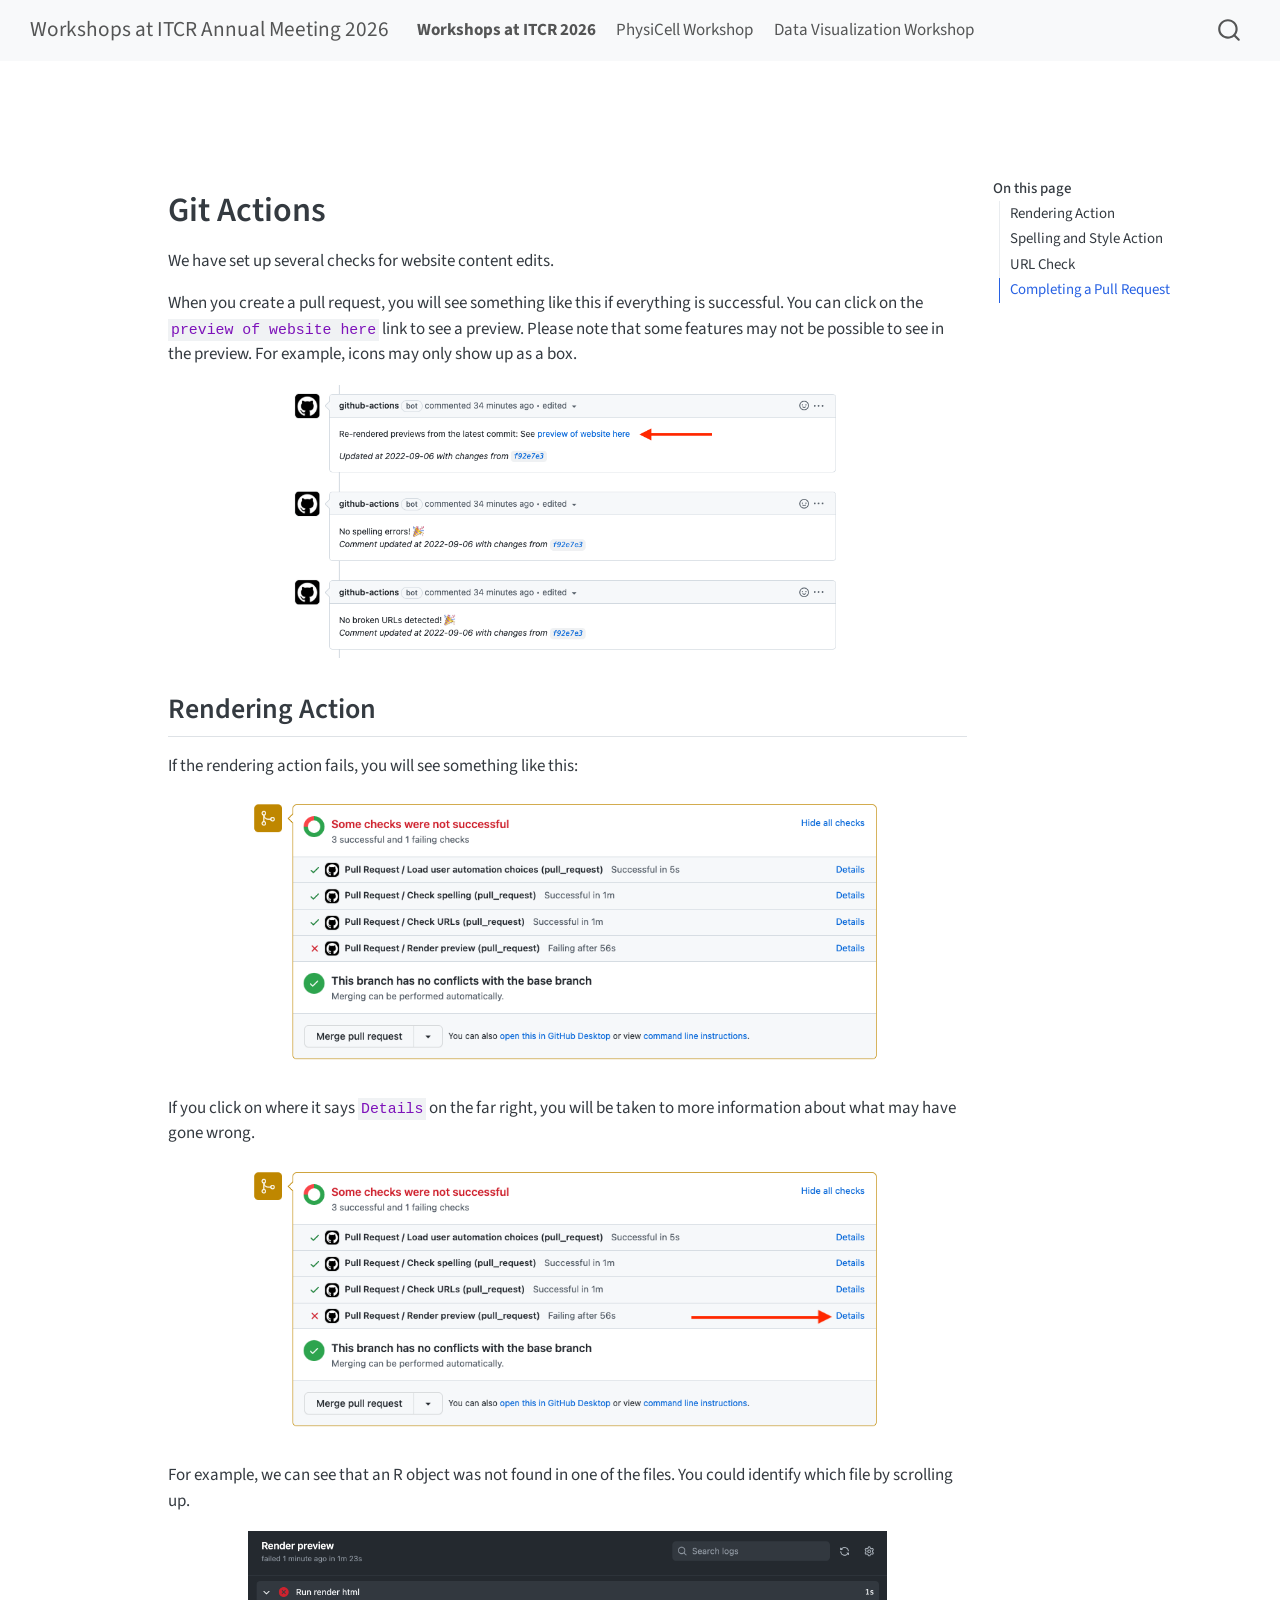
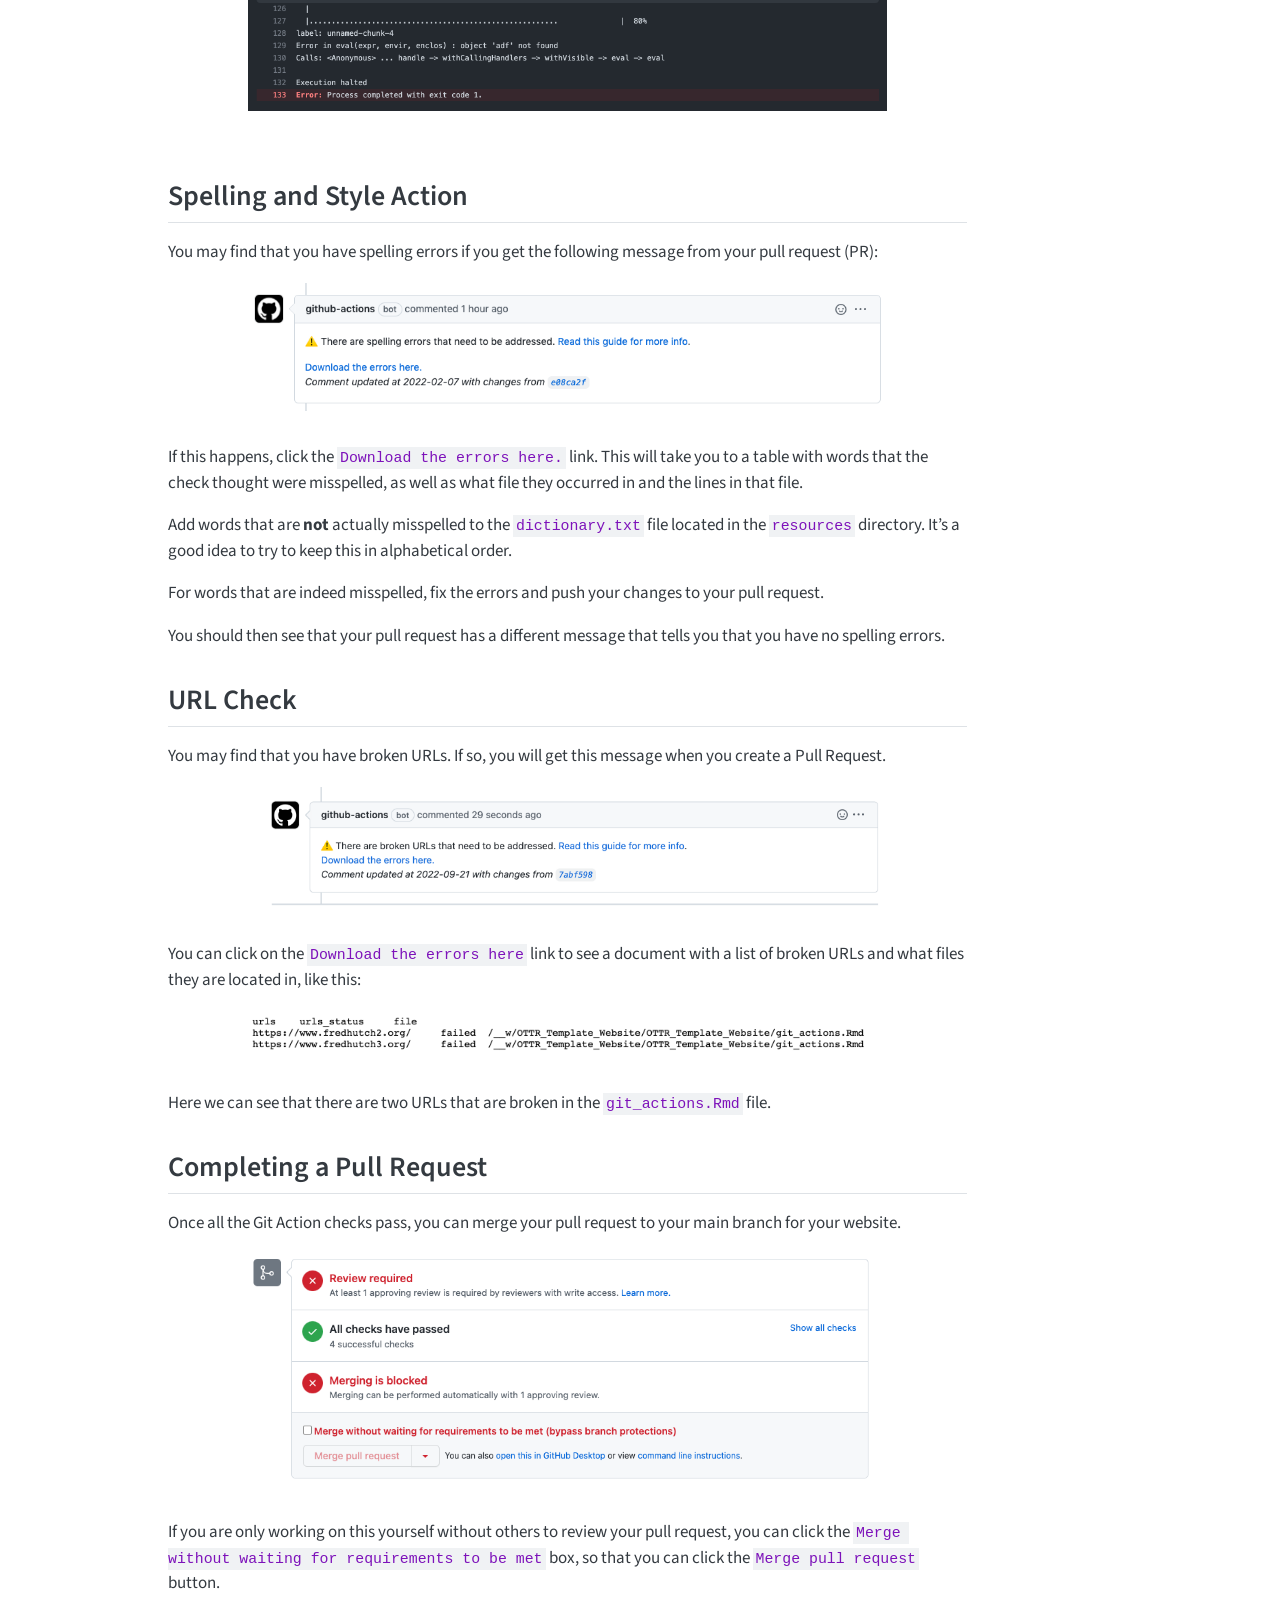
<file: docs/git_actions.html>
<!DOCTYPE html>
<html xmlns="http://www.w3.org/1999/xhtml" lang="en" xml:lang="en"><head>

<meta charset="utf-8">
<meta name="generator" content="quarto-1.8.26">

<meta name="viewport" content="width=device-width, initial-scale=1.0, user-scalable=yes">


<title>Git Actions – Workshops at ITCR Annual Meeting 2026</title>
<style>
code{white-space: pre-wrap;}
span.smallcaps{font-variant: small-caps;}
div.columns{display: flex; gap: min(4vw, 1.5em);}
div.column{flex: auto; overflow-x: auto;}
div.hanging-indent{margin-left: 1.5em; text-indent: -1.5em;}
ul.task-list{list-style: none;}
ul.task-list li input[type="checkbox"] {
  width: 0.8em;
  margin: 0 0.8em 0.2em -1em; /* quarto-specific, see https://github.com/quarto-dev/quarto-cli/issues/4556 */ 
  vertical-align: middle;
}
</style>


<script src="site_libs/quarto-nav/quarto-nav.js"></script>
<script src="site_libs/quarto-nav/headroom.min.js"></script>
<script src="site_libs/clipboard/clipboard.min.js"></script>
<script src="site_libs/quarto-search/autocomplete.umd.js"></script>
<script src="site_libs/quarto-search/fuse.min.js"></script>
<script src="site_libs/quarto-search/quarto-search.js"></script>
<meta name="quarto:offset" content="./">
<script src="site_libs/quarto-html/quarto.js" type="module"></script>
<script src="site_libs/quarto-html/tabsets/tabsets.js" type="module"></script>
<script src="site_libs/quarto-html/axe/axe-check.js" type="module"></script>
<script src="site_libs/quarto-html/popper.min.js"></script>
<script src="site_libs/quarto-html/tippy.umd.min.js"></script>
<script src="site_libs/quarto-html/anchor.min.js"></script>
<link href="site_libs/quarto-html/tippy.css" rel="stylesheet">
<link href="site_libs/quarto-html/quarto-syntax-highlighting-587c61ba64f3a5504c4d52d930310e48.css" rel="stylesheet" id="quarto-text-highlighting-styles">
<script src="site_libs/bootstrap/bootstrap.min.js"></script>
<link href="site_libs/bootstrap/bootstrap-icons.css" rel="stylesheet">
<link href="site_libs/bootstrap/bootstrap-2b24086f6991a35f5f5ba430ba3daabe.min.css" rel="stylesheet" append-hash="true" id="quarto-bootstrap" data-mode="light">
<script id="quarto-search-options" type="application/json">{
  "location": "navbar",
  "copy-button": false,
  "collapse-after": 3,
  "panel-placement": "end",
  "type": "overlay",
  "limit": 50,
  "keyboard-shortcut": [
    "f",
    "/",
    "s"
  ],
  "show-item-context": false,
  "language": {
    "search-no-results-text": "No results",
    "search-matching-documents-text": "matching documents",
    "search-copy-link-title": "Copy link to search",
    "search-hide-matches-text": "Hide additional matches",
    "search-more-match-text": "more match in this document",
    "search-more-matches-text": "more matches in this document",
    "search-clear-button-title": "Clear",
    "search-text-placeholder": "",
    "search-detached-cancel-button-title": "Cancel",
    "search-submit-button-title": "Submit",
    "search-label": "Search"
  }
}</script>


<link rel="stylesheet" href="styles.css">
</head>

<body class="nav-fixed quarto-light">

<div id="quarto-search-results"></div>
  <header id="quarto-header" class="headroom fixed-top">
    <nav class="navbar navbar-expand-lg " data-bs-theme="dark">
      <div class="navbar-container container-fluid">
      <div class="navbar-brand-container mx-auto">
    <a class="navbar-brand" href="./index.html">
    <span class="navbar-title">Workshops at ITCR Annual Meeting 2026</span>
    </a>
  </div>
            <div id="quarto-search" class="" title="Search"></div>
          <button class="navbar-toggler" type="button" data-bs-toggle="collapse" data-bs-target="#navbarCollapse" aria-controls="navbarCollapse" role="menu" aria-expanded="false" aria-label="Toggle navigation" onclick="if (window.quartoToggleHeadroom) { window.quartoToggleHeadroom(); }">
  <span class="navbar-toggler-icon"></span>
</button>
          <div class="collapse navbar-collapse" id="navbarCollapse">
            <ul class="navbar-nav navbar-nav-scroll me-auto">
  <li class="nav-item">
    <a class="nav-link" href="./index.html"> <i class="bi bi-fa-home" role="img">
</i> 
<span class="menu-text"><strong>Workshops at ITCR 2026</strong></span></a>
  </li>  
  <li class="nav-item">
    <a class="nav-link" href="./physicell.html"> 
<span class="menu-text">PhysiCell Workshop</span></a>
  </li>  
  <li class="nav-item">
    <a class="nav-link" href="./dataviz.html"> 
<span class="menu-text">Data Visualization Workshop</span></a>
  </li>  
</ul>
          </div> <!-- /navcollapse -->
            <div class="quarto-navbar-tools">
</div>
      </div> <!-- /container-fluid -->
    </nav>
</header>
<!-- content -->
<div id="quarto-content" class="quarto-container page-columns page-rows-contents page-layout-article page-navbar">
<!-- sidebar -->
<!-- margin-sidebar -->
    <div id="quarto-margin-sidebar" class="sidebar margin-sidebar">
        <nav id="TOC" role="doc-toc" class="toc-active">
    <h2 id="toc-title">On this page</h2>
   
  <ul>
  <li><a href="#rendering-action" id="toc-rendering-action" class="nav-link active" data-scroll-target="#rendering-action">Rendering Action</a></li>
  <li><a href="#spelling-and-style-action" id="toc-spelling-and-style-action" class="nav-link" data-scroll-target="#spelling-and-style-action">Spelling and Style Action</a></li>
  <li><a href="#url-check" id="toc-url-check" class="nav-link" data-scroll-target="#url-check">URL Check</a></li>
  <li><a href="#completing-a-pull-request" id="toc-completing-a-pull-request" class="nav-link" data-scroll-target="#completing-a-pull-request">Completing a Pull Request</a></li>
  </ul>
</nav>
    </div>
<!-- main -->
<main class="content" id="quarto-document-content">

<header id="title-block-header" class="quarto-title-block default">
<div class="quarto-title">
<h1 class="title">Git Actions</h1>
</div>



<div class="quarto-title-meta">

    
  
    
  </div>
  


</header>


<p>We have set up several checks for website content edits.</p>
<p>When you create a pull request, you will see something like this if everything is successful. You can click on the <code>preview of website here</code> link to see a preview. Please note that some features may not be possible to see in the preview. For example, icons may only show up as a box.</p>
<div class="cell" data-layout-align="center">
<div class="cell-output-display">
<div class="quarto-figure quarto-figure-center">
<figure class="figure">
<p><img src="resources/images/checks.png" class="img-fluid quarto-figure quarto-figure-center figure-img" style="width:70.0%" alt="pull request checks"></p>
</figure>
</div>
</div>
</div>
<section id="rendering-action" class="level2">
<h2 class="anchored" data-anchor-id="rendering-action">Rendering Action</h2>
<p>If the rendering action fails, you will see something like this:</p>
<div class="cell" data-layout-align="center">
<div class="cell-output-display">
<div class="quarto-figure quarto-figure-center">
<figure class="figure">
<p><img src="resources/images/render_fail.png" class="img-fluid quarto-figure quarto-figure-center figure-img" style="width:80.0%" alt="render issue pull request image"></p>
</figure>
</div>
</div>
</div>
<p>If you click on where it says <code>Details</code> on the far right, you will be taken to more information about what may have gone wrong.</p>
<div class="cell" data-layout-align="center">
<div class="cell-output-display">
<div class="quarto-figure quarto-figure-center">
<figure class="figure">
<p><img src="resources/images/render_fail2.png" class="img-fluid quarto-figure quarto-figure-center figure-img" style="width:80.0%" alt="render issue pull request image"></p>
</figure>
</div>
</div>
</div>
<p>For example, we can see that an R object was not found in one of the files. You could identify which file by scrolling up.</p>
<div class="cell" data-layout-align="center">
<div class="cell-output-display">
<div class="quarto-figure quarto-figure-center">
<figure class="figure">
<p><img src="resources/images/render_fail_details.png" class="img-fluid quarto-figure quarto-figure-center figure-img" style="width:80.0%" alt="render issue pull request image"></p>
</figure>
</div>
</div>
</div>
</section>
<section id="spelling-and-style-action" class="level2">
<h2 class="anchored" data-anchor-id="spelling-and-style-action">Spelling and Style Action</h2>
<p>You may find that you have spelling errors if you get the following message from your pull request (PR):</p>
<div class="cell" data-layout-align="center">
<div class="cell-output-display">
<div class="quarto-figure quarto-figure-center">
<figure class="figure">
<p><img src="resources/images/spelling.png" class="img-fluid quarto-figure quarto-figure-center figure-img" style="width:80.0%" alt="spelling issue pull request image"></p>
</figure>
</div>
</div>
</div>
<p>If this happens, click the <code>Download the errors here.</code> link. This will take you to a table with words that the check thought were misspelled, as well as what file they occurred in and the lines in that file.</p>
<p>Add words that are <strong>not</strong> actually misspelled to the <code>dictionary.txt</code> file located in the <code>resources</code> directory. It’s a good idea to try to keep this in alphabetical order.</p>
<p>For words that are indeed misspelled, fix the errors and push your changes to your pull request.</p>
<p>You should then see that your pull request has a different message that tells you that you have no spelling errors.</p>
</section>
<section id="url-check" class="level2">
<h2 class="anchored" data-anchor-id="url-check">URL Check</h2>
<p>You may find that you have broken URLs. If so, you will get this message when you create a Pull Request.</p>
<div class="cell" data-layout-align="center">
<div class="cell-output-display">
<div class="quarto-figure quarto-figure-center">
<figure class="figure">
<p><img src="resources/images/url_check.png" class="img-fluid quarto-figure quarto-figure-center figure-img" style="width:80.0%" alt="URL issue pull request image"></p>
</figure>
</div>
</div>
</div>
<p>You can click on the <code>Download the errors here</code> link to see a document with a list of broken URLs and what files they are located in, like this:</p>
<div class="cell" data-layout-align="center">
<div class="cell-output-display">
<div class="quarto-figure quarto-figure-center">
<figure class="figure">
<p><img src="resources/images/urls.png" class="img-fluid quarto-figure quarto-figure-center figure-img" style="width:80.0%" alt="broken url list"></p>
</figure>
</div>
</div>
</div>
<p>Here we can see that there are two URLs that are broken in the <code>git_actions.Rmd</code> file.</p>
</section>
<section id="completing-a-pull-request" class="level2">
<h2 class="anchored" data-anchor-id="completing-a-pull-request">Completing a Pull Request</h2>
<p>Once all the Git Action checks pass, you can merge your pull request to your main branch for your website.</p>
<div class="cell" data-layout-align="center">
<div class="cell-output-display">
<div class="quarto-figure quarto-figure-center">
<figure class="figure">
<p><img src="resources/images/checks2.png" class="img-fluid quarto-figure quarto-figure-center figure-img" style="width:80.0%" alt="finishing a pull request"></p>
</figure>
</div>
</div>
</div>
<p>If you are only working on this yourself without others to review your pull request, you can click the <code>Merge without waiting for requirements to be met</code> box, so that you can click the <code>Merge pull request</code> button.</p>


</section>

</main> <!-- /main -->
<script id="quarto-html-after-body" type="application/javascript">
  window.document.addEventListener("DOMContentLoaded", function (event) {
    const icon = "";
    const anchorJS = new window.AnchorJS();
    anchorJS.options = {
      placement: 'right',
      icon: icon
    };
    anchorJS.add('.anchored');
    const isCodeAnnotation = (el) => {
      for (const clz of el.classList) {
        if (clz.startsWith('code-annotation-')) {                     
          return true;
        }
      }
      return false;
    }
    const onCopySuccess = function(e) {
      // button target
      const button = e.trigger;
      // don't keep focus
      button.blur();
      // flash "checked"
      button.classList.add('code-copy-button-checked');
      var currentTitle = button.getAttribute("title");
      button.setAttribute("title", "Copied!");
      let tooltip;
      if (window.bootstrap) {
        button.setAttribute("data-bs-toggle", "tooltip");
        button.setAttribute("data-bs-placement", "left");
        button.setAttribute("data-bs-title", "Copied!");
        tooltip = new bootstrap.Tooltip(button, 
          { trigger: "manual", 
            customClass: "code-copy-button-tooltip",
            offset: [0, -8]});
        tooltip.show();    
      }
      setTimeout(function() {
        if (tooltip) {
          tooltip.hide();
          button.removeAttribute("data-bs-title");
          button.removeAttribute("data-bs-toggle");
          button.removeAttribute("data-bs-placement");
        }
        button.setAttribute("title", currentTitle);
        button.classList.remove('code-copy-button-checked');
      }, 1000);
      // clear code selection
      e.clearSelection();
    }
    const getTextToCopy = function(trigger) {
      const outerScaffold = trigger.parentElement.cloneNode(true);
      const codeEl = outerScaffold.querySelector('code');
      for (const childEl of codeEl.children) {
        if (isCodeAnnotation(childEl)) {
          childEl.remove();
        }
      }
      return codeEl.innerText;
    }
    const clipboard = new window.ClipboardJS('.code-copy-button:not([data-in-quarto-modal])', {
      text: getTextToCopy
    });
    clipboard.on('success', onCopySuccess);
    if (window.document.getElementById('quarto-embedded-source-code-modal')) {
      const clipboardModal = new window.ClipboardJS('.code-copy-button[data-in-quarto-modal]', {
        text: getTextToCopy,
        container: window.document.getElementById('quarto-embedded-source-code-modal')
      });
      clipboardModal.on('success', onCopySuccess);
    }
      var localhostRegex = new RegExp(/^(?:http|https):\/\/localhost\:?[0-9]*\//);
      var mailtoRegex = new RegExp(/^mailto:/);
        var filterRegex = new RegExp('/' + window.location.host + '/');
      var isInternal = (href) => {
          return filterRegex.test(href) || localhostRegex.test(href) || mailtoRegex.test(href);
      }
      // Inspect non-navigation links and adorn them if external
     var links = window.document.querySelectorAll('a[href]:not(.nav-link):not(.navbar-brand):not(.toc-action):not(.sidebar-link):not(.sidebar-item-toggle):not(.pagination-link):not(.no-external):not([aria-hidden]):not(.dropdown-item):not(.quarto-navigation-tool):not(.about-link)');
      for (var i=0; i<links.length; i++) {
        const link = links[i];
        if (!isInternal(link.href)) {
          // undo the damage that might have been done by quarto-nav.js in the case of
          // links that we want to consider external
          if (link.dataset.originalHref !== undefined) {
            link.href = link.dataset.originalHref;
          }
        }
      }
    function tippyHover(el, contentFn, onTriggerFn, onUntriggerFn) {
      const config = {
        allowHTML: true,
        maxWidth: 500,
        delay: 100,
        arrow: false,
        appendTo: function(el) {
            return el.parentElement;
        },
        interactive: true,
        interactiveBorder: 10,
        theme: 'quarto',
        placement: 'bottom-start',
      };
      if (contentFn) {
        config.content = contentFn;
      }
      if (onTriggerFn) {
        config.onTrigger = onTriggerFn;
      }
      if (onUntriggerFn) {
        config.onUntrigger = onUntriggerFn;
      }
      window.tippy(el, config); 
    }
    const noterefs = window.document.querySelectorAll('a[role="doc-noteref"]');
    for (var i=0; i<noterefs.length; i++) {
      const ref = noterefs[i];
      tippyHover(ref, function() {
        // use id or data attribute instead here
        let href = ref.getAttribute('data-footnote-href') || ref.getAttribute('href');
        try { href = new URL(href).hash; } catch {}
        const id = href.replace(/^#\/?/, "");
        const note = window.document.getElementById(id);
        if (note) {
          return note.innerHTML;
        } else {
          return "";
        }
      });
    }
    const xrefs = window.document.querySelectorAll('a.quarto-xref');
    const processXRef = (id, note) => {
      // Strip column container classes
      const stripColumnClz = (el) => {
        el.classList.remove("page-full", "page-columns");
        if (el.children) {
          for (const child of el.children) {
            stripColumnClz(child);
          }
        }
      }
      stripColumnClz(note)
      if (id === null || id.startsWith('sec-')) {
        // Special case sections, only their first couple elements
        const container = document.createElement("div");
        if (note.children && note.children.length > 2) {
          container.appendChild(note.children[0].cloneNode(true));
          for (let i = 1; i < note.children.length; i++) {
            const child = note.children[i];
            if (child.tagName === "P" && child.innerText === "") {
              continue;
            } else {
              container.appendChild(child.cloneNode(true));
              break;
            }
          }
          if (window.Quarto?.typesetMath) {
            window.Quarto.typesetMath(container);
          }
          return container.innerHTML
        } else {
          if (window.Quarto?.typesetMath) {
            window.Quarto.typesetMath(note);
          }
          return note.innerHTML;
        }
      } else {
        // Remove any anchor links if they are present
        const anchorLink = note.querySelector('a.anchorjs-link');
        if (anchorLink) {
          anchorLink.remove();
        }
        if (window.Quarto?.typesetMath) {
          window.Quarto.typesetMath(note);
        }
        if (note.classList.contains("callout")) {
          return note.outerHTML;
        } else {
          return note.innerHTML;
        }
      }
    }
    for (var i=0; i<xrefs.length; i++) {
      const xref = xrefs[i];
      tippyHover(xref, undefined, function(instance) {
        instance.disable();
        let url = xref.getAttribute('href');
        let hash = undefined; 
        if (url.startsWith('#')) {
          hash = url;
        } else {
          try { hash = new URL(url).hash; } catch {}
        }
        if (hash) {
          const id = hash.replace(/^#\/?/, "");
          const note = window.document.getElementById(id);
          if (note !== null) {
            try {
              const html = processXRef(id, note.cloneNode(true));
              instance.setContent(html);
            } finally {
              instance.enable();
              instance.show();
            }
          } else {
            // See if we can fetch this
            fetch(url.split('#')[0])
            .then(res => res.text())
            .then(html => {
              const parser = new DOMParser();
              const htmlDoc = parser.parseFromString(html, "text/html");
              const note = htmlDoc.getElementById(id);
              if (note !== null) {
                const html = processXRef(id, note);
                instance.setContent(html);
              } 
            }).finally(() => {
              instance.enable();
              instance.show();
            });
          }
        } else {
          // See if we can fetch a full url (with no hash to target)
          // This is a special case and we should probably do some content thinning / targeting
          fetch(url)
          .then(res => res.text())
          .then(html => {
            const parser = new DOMParser();
            const htmlDoc = parser.parseFromString(html, "text/html");
            const note = htmlDoc.querySelector('main.content');
            if (note !== null) {
              // This should only happen for chapter cross references
              // (since there is no id in the URL)
              // remove the first header
              if (note.children.length > 0 && note.children[0].tagName === "HEADER") {
                note.children[0].remove();
              }
              const html = processXRef(null, note);
              instance.setContent(html);
            } 
          }).finally(() => {
            instance.enable();
            instance.show();
          });
        }
      }, function(instance) {
      });
    }
        let selectedAnnoteEl;
        const selectorForAnnotation = ( cell, annotation) => {
          let cellAttr = 'data-code-cell="' + cell + '"';
          let lineAttr = 'data-code-annotation="' +  annotation + '"';
          const selector = 'span[' + cellAttr + '][' + lineAttr + ']';
          return selector;
        }
        const selectCodeLines = (annoteEl) => {
          const doc = window.document;
          const targetCell = annoteEl.getAttribute("data-target-cell");
          const targetAnnotation = annoteEl.getAttribute("data-target-annotation");
          const annoteSpan = window.document.querySelector(selectorForAnnotation(targetCell, targetAnnotation));
          const lines = annoteSpan.getAttribute("data-code-lines").split(",");
          const lineIds = lines.map((line) => {
            return targetCell + "-" + line;
          })
          let top = null;
          let height = null;
          let parent = null;
          if (lineIds.length > 0) {
              //compute the position of the single el (top and bottom and make a div)
              const el = window.document.getElementById(lineIds[0]);
              top = el.offsetTop;
              height = el.offsetHeight;
              parent = el.parentElement.parentElement;
            if (lineIds.length > 1) {
              const lastEl = window.document.getElementById(lineIds[lineIds.length - 1]);
              const bottom = lastEl.offsetTop + lastEl.offsetHeight;
              height = bottom - top;
            }
            if (top !== null && height !== null && parent !== null) {
              // cook up a div (if necessary) and position it 
              let div = window.document.getElementById("code-annotation-line-highlight");
              if (div === null) {
                div = window.document.createElement("div");
                div.setAttribute("id", "code-annotation-line-highlight");
                div.style.position = 'absolute';
                parent.appendChild(div);
              }
              div.style.top = top - 2 + "px";
              div.style.height = height + 4 + "px";
              div.style.left = 0;
              let gutterDiv = window.document.getElementById("code-annotation-line-highlight-gutter");
              if (gutterDiv === null) {
                gutterDiv = window.document.createElement("div");
                gutterDiv.setAttribute("id", "code-annotation-line-highlight-gutter");
                gutterDiv.style.position = 'absolute';
                const codeCell = window.document.getElementById(targetCell);
                const gutter = codeCell.querySelector('.code-annotation-gutter');
                gutter.appendChild(gutterDiv);
              }
              gutterDiv.style.top = top - 2 + "px";
              gutterDiv.style.height = height + 4 + "px";
            }
            selectedAnnoteEl = annoteEl;
          }
        };
        const unselectCodeLines = () => {
          const elementsIds = ["code-annotation-line-highlight", "code-annotation-line-highlight-gutter"];
          elementsIds.forEach((elId) => {
            const div = window.document.getElementById(elId);
            if (div) {
              div.remove();
            }
          });
          selectedAnnoteEl = undefined;
        };
          // Handle positioning of the toggle
      window.addEventListener(
        "resize",
        throttle(() => {
          elRect = undefined;
          if (selectedAnnoteEl) {
            selectCodeLines(selectedAnnoteEl);
          }
        }, 10)
      );
      function throttle(fn, ms) {
      let throttle = false;
      let timer;
        return (...args) => {
          if(!throttle) { // first call gets through
              fn.apply(this, args);
              throttle = true;
          } else { // all the others get throttled
              if(timer) clearTimeout(timer); // cancel #2
              timer = setTimeout(() => {
                fn.apply(this, args);
                timer = throttle = false;
              }, ms);
          }
        };
      }
        // Attach click handler to the DT
        const annoteDls = window.document.querySelectorAll('dt[data-target-cell]');
        for (const annoteDlNode of annoteDls) {
          annoteDlNode.addEventListener('click', (event) => {
            const clickedEl = event.target;
            if (clickedEl !== selectedAnnoteEl) {
              unselectCodeLines();
              const activeEl = window.document.querySelector('dt[data-target-cell].code-annotation-active');
              if (activeEl) {
                activeEl.classList.remove('code-annotation-active');
              }
              selectCodeLines(clickedEl);
              clickedEl.classList.add('code-annotation-active');
            } else {
              // Unselect the line
              unselectCodeLines();
              clickedEl.classList.remove('code-annotation-active');
            }
          });
        }
    const findCites = (el) => {
      const parentEl = el.parentElement;
      if (parentEl) {
        const cites = parentEl.dataset.cites;
        if (cites) {
          return {
            el,
            cites: cites.split(' ')
          };
        } else {
          return findCites(el.parentElement)
        }
      } else {
        return undefined;
      }
    };
    var bibliorefs = window.document.querySelectorAll('a[role="doc-biblioref"]');
    for (var i=0; i<bibliorefs.length; i++) {
      const ref = bibliorefs[i];
      const citeInfo = findCites(ref);
      if (citeInfo) {
        tippyHover(citeInfo.el, function() {
          var popup = window.document.createElement('div');
          citeInfo.cites.forEach(function(cite) {
            var citeDiv = window.document.createElement('div');
            citeDiv.classList.add('hanging-indent');
            citeDiv.classList.add('csl-entry');
            var biblioDiv = window.document.getElementById('ref-' + cite);
            if (biblioDiv) {
              citeDiv.innerHTML = biblioDiv.innerHTML;
            }
            popup.appendChild(citeDiv);
          });
          return popup.innerHTML;
        });
      }
    }
  });
  </script>
</div> <!-- /content -->




</body></html>
</file>
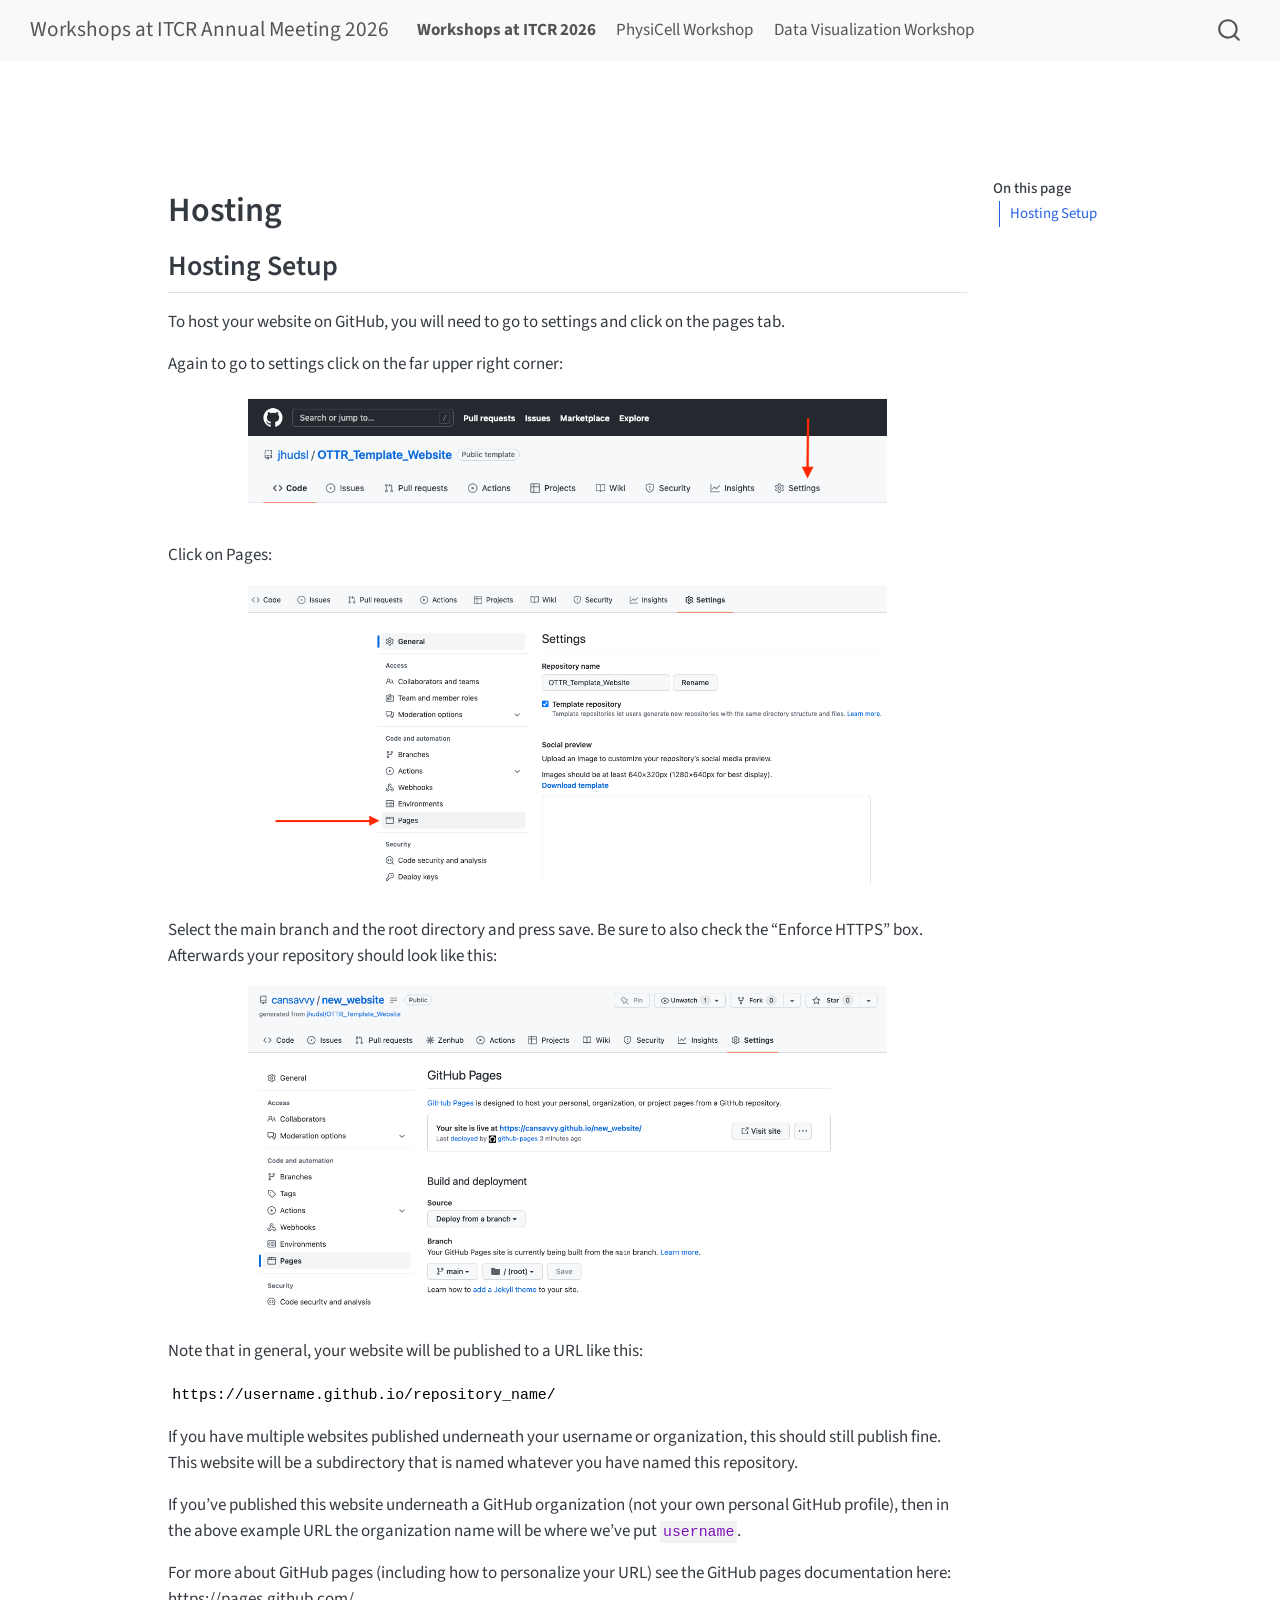
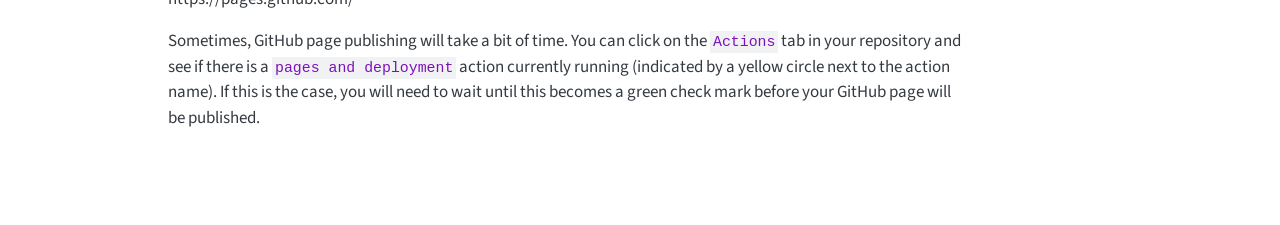
<file: docs/hosting.html>
<!DOCTYPE html>
<html xmlns="http://www.w3.org/1999/xhtml" lang="en" xml:lang="en"><head>

<meta charset="utf-8">
<meta name="generator" content="quarto-1.8.26">

<meta name="viewport" content="width=device-width, initial-scale=1.0, user-scalable=yes">


<title>Hosting – Workshops at ITCR Annual Meeting 2026</title>
<style>
code{white-space: pre-wrap;}
span.smallcaps{font-variant: small-caps;}
div.columns{display: flex; gap: min(4vw, 1.5em);}
div.column{flex: auto; overflow-x: auto;}
div.hanging-indent{margin-left: 1.5em; text-indent: -1.5em;}
ul.task-list{list-style: none;}
ul.task-list li input[type="checkbox"] {
  width: 0.8em;
  margin: 0 0.8em 0.2em -1em; /* quarto-specific, see https://github.com/quarto-dev/quarto-cli/issues/4556 */ 
  vertical-align: middle;
}
</style>


<script src="site_libs/quarto-nav/quarto-nav.js"></script>
<script src="site_libs/quarto-nav/headroom.min.js"></script>
<script src="site_libs/clipboard/clipboard.min.js"></script>
<script src="site_libs/quarto-search/autocomplete.umd.js"></script>
<script src="site_libs/quarto-search/fuse.min.js"></script>
<script src="site_libs/quarto-search/quarto-search.js"></script>
<meta name="quarto:offset" content="./">
<script src="site_libs/quarto-html/quarto.js" type="module"></script>
<script src="site_libs/quarto-html/tabsets/tabsets.js" type="module"></script>
<script src="site_libs/quarto-html/axe/axe-check.js" type="module"></script>
<script src="site_libs/quarto-html/popper.min.js"></script>
<script src="site_libs/quarto-html/tippy.umd.min.js"></script>
<script src="site_libs/quarto-html/anchor.min.js"></script>
<link href="site_libs/quarto-html/tippy.css" rel="stylesheet">
<link href="site_libs/quarto-html/quarto-syntax-highlighting-587c61ba64f3a5504c4d52d930310e48.css" rel="stylesheet" id="quarto-text-highlighting-styles">
<script src="site_libs/bootstrap/bootstrap.min.js"></script>
<link href="site_libs/bootstrap/bootstrap-icons.css" rel="stylesheet">
<link href="site_libs/bootstrap/bootstrap-2b24086f6991a35f5f5ba430ba3daabe.min.css" rel="stylesheet" append-hash="true" id="quarto-bootstrap" data-mode="light">
<script id="quarto-search-options" type="application/json">{
  "location": "navbar",
  "copy-button": false,
  "collapse-after": 3,
  "panel-placement": "end",
  "type": "overlay",
  "limit": 50,
  "keyboard-shortcut": [
    "f",
    "/",
    "s"
  ],
  "show-item-context": false,
  "language": {
    "search-no-results-text": "No results",
    "search-matching-documents-text": "matching documents",
    "search-copy-link-title": "Copy link to search",
    "search-hide-matches-text": "Hide additional matches",
    "search-more-match-text": "more match in this document",
    "search-more-matches-text": "more matches in this document",
    "search-clear-button-title": "Clear",
    "search-text-placeholder": "",
    "search-detached-cancel-button-title": "Cancel",
    "search-submit-button-title": "Submit",
    "search-label": "Search"
  }
}</script>


<link rel="stylesheet" href="styles.css">
</head>

<body class="nav-fixed quarto-light">

<div id="quarto-search-results"></div>
  <header id="quarto-header" class="headroom fixed-top">
    <nav class="navbar navbar-expand-lg " data-bs-theme="dark">
      <div class="navbar-container container-fluid">
      <div class="navbar-brand-container mx-auto">
    <a class="navbar-brand" href="./index.html">
    <span class="navbar-title">Workshops at ITCR Annual Meeting 2026</span>
    </a>
  </div>
            <div id="quarto-search" class="" title="Search"></div>
          <button class="navbar-toggler" type="button" data-bs-toggle="collapse" data-bs-target="#navbarCollapse" aria-controls="navbarCollapse" role="menu" aria-expanded="false" aria-label="Toggle navigation" onclick="if (window.quartoToggleHeadroom) { window.quartoToggleHeadroom(); }">
  <span class="navbar-toggler-icon"></span>
</button>
          <div class="collapse navbar-collapse" id="navbarCollapse">
            <ul class="navbar-nav navbar-nav-scroll me-auto">
  <li class="nav-item">
    <a class="nav-link" href="./index.html"> <i class="bi bi-fa-home" role="img">
</i> 
<span class="menu-text"><strong>Workshops at ITCR 2026</strong></span></a>
  </li>  
  <li class="nav-item">
    <a class="nav-link" href="./physicell.html"> 
<span class="menu-text">PhysiCell Workshop</span></a>
  </li>  
  <li class="nav-item">
    <a class="nav-link" href="./dataviz.html"> 
<span class="menu-text">Data Visualization Workshop</span></a>
  </li>  
</ul>
          </div> <!-- /navcollapse -->
            <div class="quarto-navbar-tools">
</div>
      </div> <!-- /container-fluid -->
    </nav>
</header>
<!-- content -->
<div id="quarto-content" class="quarto-container page-columns page-rows-contents page-layout-article page-navbar">
<!-- sidebar -->
<!-- margin-sidebar -->
    <div id="quarto-margin-sidebar" class="sidebar margin-sidebar">
        <nav id="TOC" role="doc-toc" class="toc-active">
    <h2 id="toc-title">On this page</h2>
   
  <ul>
  <li><a href="#hosting-setup" id="toc-hosting-setup" class="nav-link active" data-scroll-target="#hosting-setup">Hosting Setup</a></li>
  </ul>
</nav>
    </div>
<!-- main -->
<main class="content" id="quarto-document-content">

<header id="title-block-header" class="quarto-title-block default">
<div class="quarto-title">
<h1 class="title">Hosting</h1>
</div>



<div class="quarto-title-meta">

    
  
    
  </div>
  


</header>


<section id="hosting-setup" class="level2">
<h2 class="anchored" data-anchor-id="hosting-setup">Hosting Setup</h2>
<p>To host your website on GitHub, you will need to go to settings and click on the pages tab.</p>
<p>Again to go to settings click on the far upper right corner:</p>
<div class="cell" data-layout-align="center">
<div class="cell-output-display">
<div class="quarto-figure quarto-figure-center">
<figure class="figure">
<p><img src="resources/images/settings.png" class="img-fluid quarto-figure quarto-figure-center figure-img" style="width:80.0%" alt="Clicking on settings"></p>
</figure>
</div>
</div>
</div>
<p>Click on Pages:</p>
<div class="cell" data-layout-align="center">
<div class="cell-output-display">
<div class="quarto-figure quarto-figure-center">
<figure class="figure">
<p><img src="resources/images/pages.png" class="img-fluid quarto-figure quarto-figure-center figure-img" style="width:80.0%" alt="Clicking on pages"></p>
</figure>
</div>
</div>
</div>
<p>Select the main branch and the root directory and press save. Be sure to also check the “Enforce HTTPS” box. Afterwards your repository should look like this:</p>
<div class="cell" data-layout-align="center">
<div class="cell-output-display">
<div class="quarto-figure quarto-figure-center">
<figure class="figure">
<p><img src="resources/images/website_setup.png" class="img-fluid quarto-figure quarto-figure-center figure-img" style="width:80.0%" alt="setup website hosting"></p>
</figure>
</div>
</div>
</div>
<p>Note that in general, your website will be published to a URL like this:</p>
<pre><code>https://username.github.io/repository_name/</code></pre>
<p>If you have multiple websites published underneath your username or organization, this should still publish fine. This website will be a subdirectory that is named whatever you have named this repository.</p>
<p>If you’ve published this website underneath a GitHub organization (not your own personal GitHub profile), then in the above example URL the organization name will be where we’ve put <code>username</code>.</p>
<p>For more about GitHub pages (including how to personalize your URL) see the GitHub pages documentation here: https://pages.github.com/</p>
<p>Sometimes, GitHub page publishing will take a bit of time. You can click on the <code>Actions</code> tab in your repository and see if there is a <code>pages and deployment</code> action currently running (indicated by a yellow circle next to the action name). If this is the case, you will need to wait until this becomes a green check mark before your GitHub page will be published.</p>


</section>

</main> <!-- /main -->
<script id="quarto-html-after-body" type="application/javascript">
  window.document.addEventListener("DOMContentLoaded", function (event) {
    const icon = "";
    const anchorJS = new window.AnchorJS();
    anchorJS.options = {
      placement: 'right',
      icon: icon
    };
    anchorJS.add('.anchored');
    const isCodeAnnotation = (el) => {
      for (const clz of el.classList) {
        if (clz.startsWith('code-annotation-')) {                     
          return true;
        }
      }
      return false;
    }
    const onCopySuccess = function(e) {
      // button target
      const button = e.trigger;
      // don't keep focus
      button.blur();
      // flash "checked"
      button.classList.add('code-copy-button-checked');
      var currentTitle = button.getAttribute("title");
      button.setAttribute("title", "Copied!");
      let tooltip;
      if (window.bootstrap) {
        button.setAttribute("data-bs-toggle", "tooltip");
        button.setAttribute("data-bs-placement", "left");
        button.setAttribute("data-bs-title", "Copied!");
        tooltip = new bootstrap.Tooltip(button, 
          { trigger: "manual", 
            customClass: "code-copy-button-tooltip",
            offset: [0, -8]});
        tooltip.show();    
      }
      setTimeout(function() {
        if (tooltip) {
          tooltip.hide();
          button.removeAttribute("data-bs-title");
          button.removeAttribute("data-bs-toggle");
          button.removeAttribute("data-bs-placement");
        }
        button.setAttribute("title", currentTitle);
        button.classList.remove('code-copy-button-checked');
      }, 1000);
      // clear code selection
      e.clearSelection();
    }
    const getTextToCopy = function(trigger) {
      const outerScaffold = trigger.parentElement.cloneNode(true);
      const codeEl = outerScaffold.querySelector('code');
      for (const childEl of codeEl.children) {
        if (isCodeAnnotation(childEl)) {
          childEl.remove();
        }
      }
      return codeEl.innerText;
    }
    const clipboard = new window.ClipboardJS('.code-copy-button:not([data-in-quarto-modal])', {
      text: getTextToCopy
    });
    clipboard.on('success', onCopySuccess);
    if (window.document.getElementById('quarto-embedded-source-code-modal')) {
      const clipboardModal = new window.ClipboardJS('.code-copy-button[data-in-quarto-modal]', {
        text: getTextToCopy,
        container: window.document.getElementById('quarto-embedded-source-code-modal')
      });
      clipboardModal.on('success', onCopySuccess);
    }
      var localhostRegex = new RegExp(/^(?:http|https):\/\/localhost\:?[0-9]*\//);
      var mailtoRegex = new RegExp(/^mailto:/);
        var filterRegex = new RegExp('/' + window.location.host + '/');
      var isInternal = (href) => {
          return filterRegex.test(href) || localhostRegex.test(href) || mailtoRegex.test(href);
      }
      // Inspect non-navigation links and adorn them if external
     var links = window.document.querySelectorAll('a[href]:not(.nav-link):not(.navbar-brand):not(.toc-action):not(.sidebar-link):not(.sidebar-item-toggle):not(.pagination-link):not(.no-external):not([aria-hidden]):not(.dropdown-item):not(.quarto-navigation-tool):not(.about-link)');
      for (var i=0; i<links.length; i++) {
        const link = links[i];
        if (!isInternal(link.href)) {
          // undo the damage that might have been done by quarto-nav.js in the case of
          // links that we want to consider external
          if (link.dataset.originalHref !== undefined) {
            link.href = link.dataset.originalHref;
          }
        }
      }
    function tippyHover(el, contentFn, onTriggerFn, onUntriggerFn) {
      const config = {
        allowHTML: true,
        maxWidth: 500,
        delay: 100,
        arrow: false,
        appendTo: function(el) {
            return el.parentElement;
        },
        interactive: true,
        interactiveBorder: 10,
        theme: 'quarto',
        placement: 'bottom-start',
      };
      if (contentFn) {
        config.content = contentFn;
      }
      if (onTriggerFn) {
        config.onTrigger = onTriggerFn;
      }
      if (onUntriggerFn) {
        config.onUntrigger = onUntriggerFn;
      }
      window.tippy(el, config); 
    }
    const noterefs = window.document.querySelectorAll('a[role="doc-noteref"]');
    for (var i=0; i<noterefs.length; i++) {
      const ref = noterefs[i];
      tippyHover(ref, function() {
        // use id or data attribute instead here
        let href = ref.getAttribute('data-footnote-href') || ref.getAttribute('href');
        try { href = new URL(href).hash; } catch {}
        const id = href.replace(/^#\/?/, "");
        const note = window.document.getElementById(id);
        if (note) {
          return note.innerHTML;
        } else {
          return "";
        }
      });
    }
    const xrefs = window.document.querySelectorAll('a.quarto-xref');
    const processXRef = (id, note) => {
      // Strip column container classes
      const stripColumnClz = (el) => {
        el.classList.remove("page-full", "page-columns");
        if (el.children) {
          for (const child of el.children) {
            stripColumnClz(child);
          }
        }
      }
      stripColumnClz(note)
      if (id === null || id.startsWith('sec-')) {
        // Special case sections, only their first couple elements
        const container = document.createElement("div");
        if (note.children && note.children.length > 2) {
          container.appendChild(note.children[0].cloneNode(true));
          for (let i = 1; i < note.children.length; i++) {
            const child = note.children[i];
            if (child.tagName === "P" && child.innerText === "") {
              continue;
            } else {
              container.appendChild(child.cloneNode(true));
              break;
            }
          }
          if (window.Quarto?.typesetMath) {
            window.Quarto.typesetMath(container);
          }
          return container.innerHTML
        } else {
          if (window.Quarto?.typesetMath) {
            window.Quarto.typesetMath(note);
          }
          return note.innerHTML;
        }
      } else {
        // Remove any anchor links if they are present
        const anchorLink = note.querySelector('a.anchorjs-link');
        if (anchorLink) {
          anchorLink.remove();
        }
        if (window.Quarto?.typesetMath) {
          window.Quarto.typesetMath(note);
        }
        if (note.classList.contains("callout")) {
          return note.outerHTML;
        } else {
          return note.innerHTML;
        }
      }
    }
    for (var i=0; i<xrefs.length; i++) {
      const xref = xrefs[i];
      tippyHover(xref, undefined, function(instance) {
        instance.disable();
        let url = xref.getAttribute('href');
        let hash = undefined; 
        if (url.startsWith('#')) {
          hash = url;
        } else {
          try { hash = new URL(url).hash; } catch {}
        }
        if (hash) {
          const id = hash.replace(/^#\/?/, "");
          const note = window.document.getElementById(id);
          if (note !== null) {
            try {
              const html = processXRef(id, note.cloneNode(true));
              instance.setContent(html);
            } finally {
              instance.enable();
              instance.show();
            }
          } else {
            // See if we can fetch this
            fetch(url.split('#')[0])
            .then(res => res.text())
            .then(html => {
              const parser = new DOMParser();
              const htmlDoc = parser.parseFromString(html, "text/html");
              const note = htmlDoc.getElementById(id);
              if (note !== null) {
                const html = processXRef(id, note);
                instance.setContent(html);
              } 
            }).finally(() => {
              instance.enable();
              instance.show();
            });
          }
        } else {
          // See if we can fetch a full url (with no hash to target)
          // This is a special case and we should probably do some content thinning / targeting
          fetch(url)
          .then(res => res.text())
          .then(html => {
            const parser = new DOMParser();
            const htmlDoc = parser.parseFromString(html, "text/html");
            const note = htmlDoc.querySelector('main.content');
            if (note !== null) {
              // This should only happen for chapter cross references
              // (since there is no id in the URL)
              // remove the first header
              if (note.children.length > 0 && note.children[0].tagName === "HEADER") {
                note.children[0].remove();
              }
              const html = processXRef(null, note);
              instance.setContent(html);
            } 
          }).finally(() => {
            instance.enable();
            instance.show();
          });
        }
      }, function(instance) {
      });
    }
        let selectedAnnoteEl;
        const selectorForAnnotation = ( cell, annotation) => {
          let cellAttr = 'data-code-cell="' + cell + '"';
          let lineAttr = 'data-code-annotation="' +  annotation + '"';
          const selector = 'span[' + cellAttr + '][' + lineAttr + ']';
          return selector;
        }
        const selectCodeLines = (annoteEl) => {
          const doc = window.document;
          const targetCell = annoteEl.getAttribute("data-target-cell");
          const targetAnnotation = annoteEl.getAttribute("data-target-annotation");
          const annoteSpan = window.document.querySelector(selectorForAnnotation(targetCell, targetAnnotation));
          const lines = annoteSpan.getAttribute("data-code-lines").split(",");
          const lineIds = lines.map((line) => {
            return targetCell + "-" + line;
          })
          let top = null;
          let height = null;
          let parent = null;
          if (lineIds.length > 0) {
              //compute the position of the single el (top and bottom and make a div)
              const el = window.document.getElementById(lineIds[0]);
              top = el.offsetTop;
              height = el.offsetHeight;
              parent = el.parentElement.parentElement;
            if (lineIds.length > 1) {
              const lastEl = window.document.getElementById(lineIds[lineIds.length - 1]);
              const bottom = lastEl.offsetTop + lastEl.offsetHeight;
              height = bottom - top;
            }
            if (top !== null && height !== null && parent !== null) {
              // cook up a div (if necessary) and position it 
              let div = window.document.getElementById("code-annotation-line-highlight");
              if (div === null) {
                div = window.document.createElement("div");
                div.setAttribute("id", "code-annotation-line-highlight");
                div.style.position = 'absolute';
                parent.appendChild(div);
              }
              div.style.top = top - 2 + "px";
              div.style.height = height + 4 + "px";
              div.style.left = 0;
              let gutterDiv = window.document.getElementById("code-annotation-line-highlight-gutter");
              if (gutterDiv === null) {
                gutterDiv = window.document.createElement("div");
                gutterDiv.setAttribute("id", "code-annotation-line-highlight-gutter");
                gutterDiv.style.position = 'absolute';
                const codeCell = window.document.getElementById(targetCell);
                const gutter = codeCell.querySelector('.code-annotation-gutter');
                gutter.appendChild(gutterDiv);
              }
              gutterDiv.style.top = top - 2 + "px";
              gutterDiv.style.height = height + 4 + "px";
            }
            selectedAnnoteEl = annoteEl;
          }
        };
        const unselectCodeLines = () => {
          const elementsIds = ["code-annotation-line-highlight", "code-annotation-line-highlight-gutter"];
          elementsIds.forEach((elId) => {
            const div = window.document.getElementById(elId);
            if (div) {
              div.remove();
            }
          });
          selectedAnnoteEl = undefined;
        };
          // Handle positioning of the toggle
      window.addEventListener(
        "resize",
        throttle(() => {
          elRect = undefined;
          if (selectedAnnoteEl) {
            selectCodeLines(selectedAnnoteEl);
          }
        }, 10)
      );
      function throttle(fn, ms) {
      let throttle = false;
      let timer;
        return (...args) => {
          if(!throttle) { // first call gets through
              fn.apply(this, args);
              throttle = true;
          } else { // all the others get throttled
              if(timer) clearTimeout(timer); // cancel #2
              timer = setTimeout(() => {
                fn.apply(this, args);
                timer = throttle = false;
              }, ms);
          }
        };
      }
        // Attach click handler to the DT
        const annoteDls = window.document.querySelectorAll('dt[data-target-cell]');
        for (const annoteDlNode of annoteDls) {
          annoteDlNode.addEventListener('click', (event) => {
            const clickedEl = event.target;
            if (clickedEl !== selectedAnnoteEl) {
              unselectCodeLines();
              const activeEl = window.document.querySelector('dt[data-target-cell].code-annotation-active');
              if (activeEl) {
                activeEl.classList.remove('code-annotation-active');
              }
              selectCodeLines(clickedEl);
              clickedEl.classList.add('code-annotation-active');
            } else {
              // Unselect the line
              unselectCodeLines();
              clickedEl.classList.remove('code-annotation-active');
            }
          });
        }
    const findCites = (el) => {
      const parentEl = el.parentElement;
      if (parentEl) {
        const cites = parentEl.dataset.cites;
        if (cites) {
          return {
            el,
            cites: cites.split(' ')
          };
        } else {
          return findCites(el.parentElement)
        }
      } else {
        return undefined;
      }
    };
    var bibliorefs = window.document.querySelectorAll('a[role="doc-biblioref"]');
    for (var i=0; i<bibliorefs.length; i++) {
      const ref = bibliorefs[i];
      const citeInfo = findCites(ref);
      if (citeInfo) {
        tippyHover(citeInfo.el, function() {
          var popup = window.document.createElement('div');
          citeInfo.cites.forEach(function(cite) {
            var citeDiv = window.document.createElement('div');
            citeDiv.classList.add('hanging-indent');
            citeDiv.classList.add('csl-entry');
            var biblioDiv = window.document.getElementById('ref-' + cite);
            if (biblioDiv) {
              citeDiv.innerHTML = biblioDiv.innerHTML;
            }
            popup.appendChild(citeDiv);
          });
          return popup.innerHTML;
        });
      }
    }
  });
  </script>
</div> <!-- /content -->




</body></html>
</file>
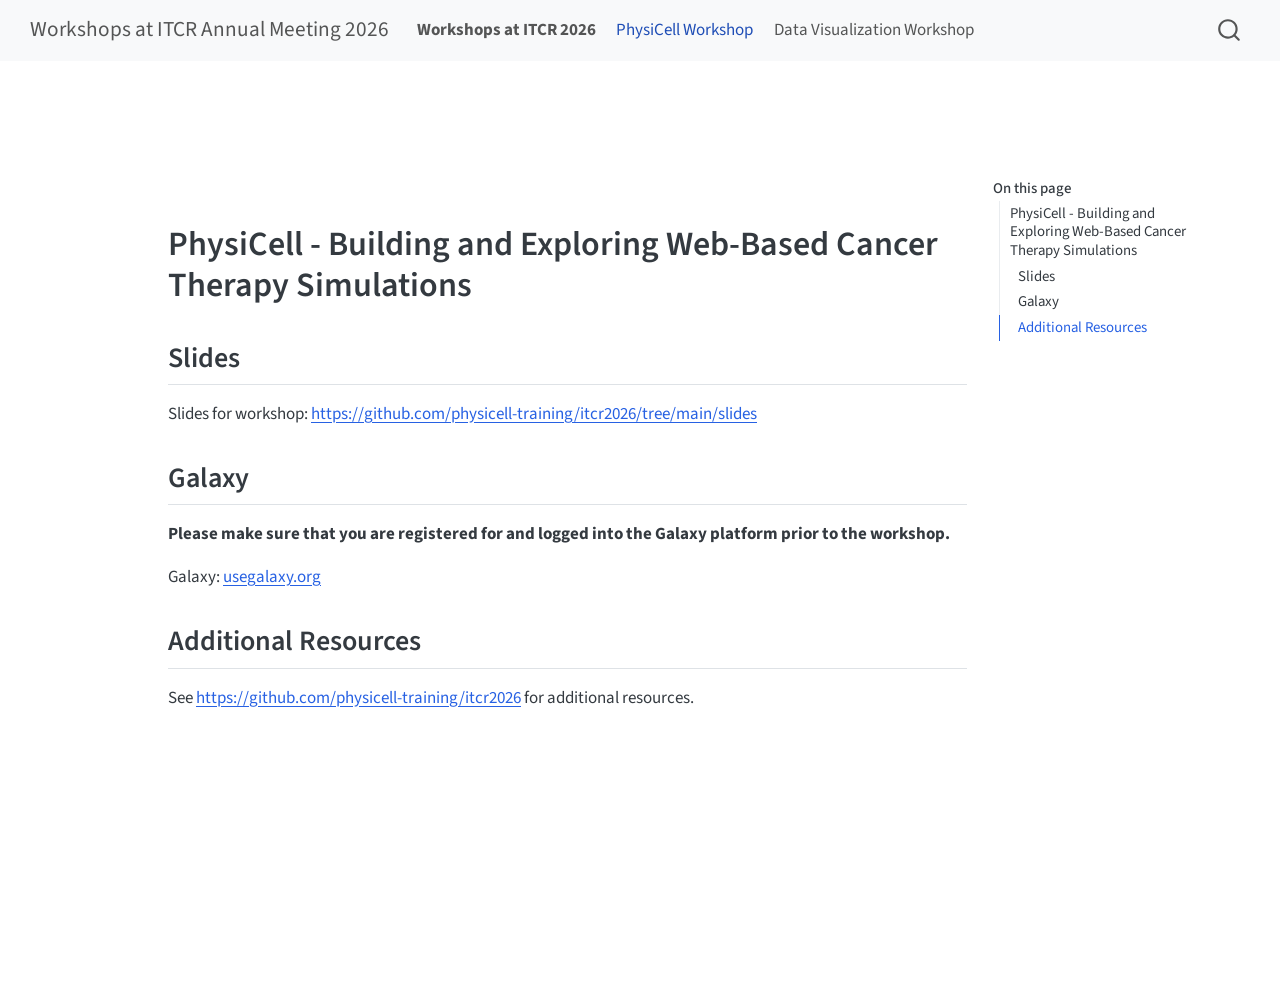
<file: docs/physicell.html>
<!DOCTYPE html>
<html xmlns="http://www.w3.org/1999/xhtml" lang="en" xml:lang="en"><head>

<meta charset="utf-8">
<meta name="generator" content="quarto-1.8.26">

<meta name="viewport" content="width=device-width, initial-scale=1.0, user-scalable=yes">


<title>physicell – Workshops at ITCR Annual Meeting 2026</title>
<style>
code{white-space: pre-wrap;}
span.smallcaps{font-variant: small-caps;}
div.columns{display: flex; gap: min(4vw, 1.5em);}
div.column{flex: auto; overflow-x: auto;}
div.hanging-indent{margin-left: 1.5em; text-indent: -1.5em;}
ul.task-list{list-style: none;}
ul.task-list li input[type="checkbox"] {
  width: 0.8em;
  margin: 0 0.8em 0.2em -1em; /* quarto-specific, see https://github.com/quarto-dev/quarto-cli/issues/4556 */ 
  vertical-align: middle;
}
</style>


<script src="site_libs/quarto-nav/quarto-nav.js"></script>
<script src="site_libs/quarto-nav/headroom.min.js"></script>
<script src="site_libs/clipboard/clipboard.min.js"></script>
<script src="site_libs/quarto-search/autocomplete.umd.js"></script>
<script src="site_libs/quarto-search/fuse.min.js"></script>
<script src="site_libs/quarto-search/quarto-search.js"></script>
<meta name="quarto:offset" content="./">
<script src="site_libs/quarto-html/quarto.js" type="module"></script>
<script src="site_libs/quarto-html/tabsets/tabsets.js" type="module"></script>
<script src="site_libs/quarto-html/axe/axe-check.js" type="module"></script>
<script src="site_libs/quarto-html/popper.min.js"></script>
<script src="site_libs/quarto-html/tippy.umd.min.js"></script>
<script src="site_libs/quarto-html/anchor.min.js"></script>
<link href="site_libs/quarto-html/tippy.css" rel="stylesheet">
<link href="site_libs/quarto-html/quarto-syntax-highlighting-587c61ba64f3a5504c4d52d930310e48.css" rel="stylesheet" id="quarto-text-highlighting-styles">
<script src="site_libs/bootstrap/bootstrap.min.js"></script>
<link href="site_libs/bootstrap/bootstrap-icons.css" rel="stylesheet">
<link href="site_libs/bootstrap/bootstrap-2b24086f6991a35f5f5ba430ba3daabe.min.css" rel="stylesheet" append-hash="true" id="quarto-bootstrap" data-mode="light">
<script id="quarto-search-options" type="application/json">{
  "location": "navbar",
  "copy-button": false,
  "collapse-after": 3,
  "panel-placement": "end",
  "type": "overlay",
  "limit": 50,
  "keyboard-shortcut": [
    "f",
    "/",
    "s"
  ],
  "show-item-context": false,
  "language": {
    "search-no-results-text": "No results",
    "search-matching-documents-text": "matching documents",
    "search-copy-link-title": "Copy link to search",
    "search-hide-matches-text": "Hide additional matches",
    "search-more-match-text": "more match in this document",
    "search-more-matches-text": "more matches in this document",
    "search-clear-button-title": "Clear",
    "search-text-placeholder": "",
    "search-detached-cancel-button-title": "Cancel",
    "search-submit-button-title": "Submit",
    "search-label": "Search"
  }
}</script>


<link rel="stylesheet" href="styles.css">
</head>

<body class="nav-fixed quarto-light">

<div id="quarto-search-results"></div>
  <header id="quarto-header" class="headroom fixed-top">
    <nav class="navbar navbar-expand-lg " data-bs-theme="dark">
      <div class="navbar-container container-fluid">
      <div class="navbar-brand-container mx-auto">
    <a class="navbar-brand" href="./index.html">
    <span class="navbar-title">Workshops at ITCR Annual Meeting 2026</span>
    </a>
  </div>
            <div id="quarto-search" class="" title="Search"></div>
          <button class="navbar-toggler" type="button" data-bs-toggle="collapse" data-bs-target="#navbarCollapse" aria-controls="navbarCollapse" role="menu" aria-expanded="false" aria-label="Toggle navigation" onclick="if (window.quartoToggleHeadroom) { window.quartoToggleHeadroom(); }">
  <span class="navbar-toggler-icon"></span>
</button>
          <div class="collapse navbar-collapse" id="navbarCollapse">
            <ul class="navbar-nav navbar-nav-scroll me-auto">
  <li class="nav-item">
    <a class="nav-link" href="./index.html"> <i class="bi bi-fa-home" role="img">
</i> 
<span class="menu-text"><strong>Workshops at ITCR 2026</strong></span></a>
  </li>  
  <li class="nav-item">
    <a class="nav-link active" href="./physicell.html" aria-current="page"> 
<span class="menu-text">PhysiCell Workshop</span></a>
  </li>  
  <li class="nav-item">
    <a class="nav-link" href="./dataviz.html"> 
<span class="menu-text">Data Visualization Workshop</span></a>
  </li>  
</ul>
          </div> <!-- /navcollapse -->
            <div class="quarto-navbar-tools">
</div>
      </div> <!-- /container-fluid -->
    </nav>
</header>
<!-- content -->
<div id="quarto-content" class="quarto-container page-columns page-rows-contents page-layout-article page-navbar">
<!-- sidebar -->
<!-- margin-sidebar -->
    <div id="quarto-margin-sidebar" class="sidebar margin-sidebar">
        <nav id="TOC" role="doc-toc" class="toc-active">
    <h2 id="toc-title">On this page</h2>
   
  <ul>
  <li><a href="#physicell---building-and-exploring-web-based-cancer-therapy-simulations" id="toc-physicell---building-and-exploring-web-based-cancer-therapy-simulations" class="nav-link active" data-scroll-target="#physicell---building-and-exploring-web-based-cancer-therapy-simulations">PhysiCell - Building and Exploring Web-Based Cancer Therapy Simulations</a>
  <ul class="collapse">
  <li><a href="#slides" id="toc-slides" class="nav-link" data-scroll-target="#slides">Slides</a></li>
  <li><a href="#galaxy" id="toc-galaxy" class="nav-link" data-scroll-target="#galaxy">Galaxy</a></li>
  <li><a href="#additional-resources" id="toc-additional-resources" class="nav-link" data-scroll-target="#additional-resources">Additional Resources</a></li>
  </ul></li>
  </ul>
</nav>
    </div>
<!-- main -->
<main class="content" id="quarto-document-content"><header id="title-block-header" class="quarto-title-block"></header>




<section id="physicell---building-and-exploring-web-based-cancer-therapy-simulations" class="level1">
<h1>PhysiCell - Building and Exploring Web-Based Cancer Therapy Simulations</h1>
<section id="slides" class="level2">
<h2 class="anchored" data-anchor-id="slides">Slides</h2>
<p>Slides for workshop: <a href="https://github.com/physicell-training/itcr2026/tree/main/slides">https://github.com/physicell-training/itcr2026/tree/main/slides</a></p>
</section>
<section id="galaxy" class="level2">
<h2 class="anchored" data-anchor-id="galaxy">Galaxy</h2>
<p><strong>Please make sure that you are registered for and logged into the Galaxy platform prior to the workshop.</strong></p>
<p>Galaxy: <a href="https://usegalaxy.org/">usegalaxy.org</a></p>
</section>
<section id="additional-resources" class="level2">
<h2 class="anchored" data-anchor-id="additional-resources">Additional Resources</h2>
<p>See <a href="https://github.com/physicell-training/itcr2026">https://github.com/physicell-training/itcr2026</a> for additional resources.</p>


</section>
</section>

</main> <!-- /main -->
<script id="quarto-html-after-body" type="application/javascript">
  window.document.addEventListener("DOMContentLoaded", function (event) {
    const icon = "";
    const anchorJS = new window.AnchorJS();
    anchorJS.options = {
      placement: 'right',
      icon: icon
    };
    anchorJS.add('.anchored');
    const isCodeAnnotation = (el) => {
      for (const clz of el.classList) {
        if (clz.startsWith('code-annotation-')) {                     
          return true;
        }
      }
      return false;
    }
    const onCopySuccess = function(e) {
      // button target
      const button = e.trigger;
      // don't keep focus
      button.blur();
      // flash "checked"
      button.classList.add('code-copy-button-checked');
      var currentTitle = button.getAttribute("title");
      button.setAttribute("title", "Copied!");
      let tooltip;
      if (window.bootstrap) {
        button.setAttribute("data-bs-toggle", "tooltip");
        button.setAttribute("data-bs-placement", "left");
        button.setAttribute("data-bs-title", "Copied!");
        tooltip = new bootstrap.Tooltip(button, 
          { trigger: "manual", 
            customClass: "code-copy-button-tooltip",
            offset: [0, -8]});
        tooltip.show();    
      }
      setTimeout(function() {
        if (tooltip) {
          tooltip.hide();
          button.removeAttribute("data-bs-title");
          button.removeAttribute("data-bs-toggle");
          button.removeAttribute("data-bs-placement");
        }
        button.setAttribute("title", currentTitle);
        button.classList.remove('code-copy-button-checked');
      }, 1000);
      // clear code selection
      e.clearSelection();
    }
    const getTextToCopy = function(trigger) {
      const outerScaffold = trigger.parentElement.cloneNode(true);
      const codeEl = outerScaffold.querySelector('code');
      for (const childEl of codeEl.children) {
        if (isCodeAnnotation(childEl)) {
          childEl.remove();
        }
      }
      return codeEl.innerText;
    }
    const clipboard = new window.ClipboardJS('.code-copy-button:not([data-in-quarto-modal])', {
      text: getTextToCopy
    });
    clipboard.on('success', onCopySuccess);
    if (window.document.getElementById('quarto-embedded-source-code-modal')) {
      const clipboardModal = new window.ClipboardJS('.code-copy-button[data-in-quarto-modal]', {
        text: getTextToCopy,
        container: window.document.getElementById('quarto-embedded-source-code-modal')
      });
      clipboardModal.on('success', onCopySuccess);
    }
      var localhostRegex = new RegExp(/^(?:http|https):\/\/localhost\:?[0-9]*\//);
      var mailtoRegex = new RegExp(/^mailto:/);
        var filterRegex = new RegExp('/' + window.location.host + '/');
      var isInternal = (href) => {
          return filterRegex.test(href) || localhostRegex.test(href) || mailtoRegex.test(href);
      }
      // Inspect non-navigation links and adorn them if external
     var links = window.document.querySelectorAll('a[href]:not(.nav-link):not(.navbar-brand):not(.toc-action):not(.sidebar-link):not(.sidebar-item-toggle):not(.pagination-link):not(.no-external):not([aria-hidden]):not(.dropdown-item):not(.quarto-navigation-tool):not(.about-link)');
      for (var i=0; i<links.length; i++) {
        const link = links[i];
        if (!isInternal(link.href)) {
          // undo the damage that might have been done by quarto-nav.js in the case of
          // links that we want to consider external
          if (link.dataset.originalHref !== undefined) {
            link.href = link.dataset.originalHref;
          }
        }
      }
    function tippyHover(el, contentFn, onTriggerFn, onUntriggerFn) {
      const config = {
        allowHTML: true,
        maxWidth: 500,
        delay: 100,
        arrow: false,
        appendTo: function(el) {
            return el.parentElement;
        },
        interactive: true,
        interactiveBorder: 10,
        theme: 'quarto',
        placement: 'bottom-start',
      };
      if (contentFn) {
        config.content = contentFn;
      }
      if (onTriggerFn) {
        config.onTrigger = onTriggerFn;
      }
      if (onUntriggerFn) {
        config.onUntrigger = onUntriggerFn;
      }
      window.tippy(el, config); 
    }
    const noterefs = window.document.querySelectorAll('a[role="doc-noteref"]');
    for (var i=0; i<noterefs.length; i++) {
      const ref = noterefs[i];
      tippyHover(ref, function() {
        // use id or data attribute instead here
        let href = ref.getAttribute('data-footnote-href') || ref.getAttribute('href');
        try { href = new URL(href).hash; } catch {}
        const id = href.replace(/^#\/?/, "");
        const note = window.document.getElementById(id);
        if (note) {
          return note.innerHTML;
        } else {
          return "";
        }
      });
    }
    const xrefs = window.document.querySelectorAll('a.quarto-xref');
    const processXRef = (id, note) => {
      // Strip column container classes
      const stripColumnClz = (el) => {
        el.classList.remove("page-full", "page-columns");
        if (el.children) {
          for (const child of el.children) {
            stripColumnClz(child);
          }
        }
      }
      stripColumnClz(note)
      if (id === null || id.startsWith('sec-')) {
        // Special case sections, only their first couple elements
        const container = document.createElement("div");
        if (note.children && note.children.length > 2) {
          container.appendChild(note.children[0].cloneNode(true));
          for (let i = 1; i < note.children.length; i++) {
            const child = note.children[i];
            if (child.tagName === "P" && child.innerText === "") {
              continue;
            } else {
              container.appendChild(child.cloneNode(true));
              break;
            }
          }
          if (window.Quarto?.typesetMath) {
            window.Quarto.typesetMath(container);
          }
          return container.innerHTML
        } else {
          if (window.Quarto?.typesetMath) {
            window.Quarto.typesetMath(note);
          }
          return note.innerHTML;
        }
      } else {
        // Remove any anchor links if they are present
        const anchorLink = note.querySelector('a.anchorjs-link');
        if (anchorLink) {
          anchorLink.remove();
        }
        if (window.Quarto?.typesetMath) {
          window.Quarto.typesetMath(note);
        }
        if (note.classList.contains("callout")) {
          return note.outerHTML;
        } else {
          return note.innerHTML;
        }
      }
    }
    for (var i=0; i<xrefs.length; i++) {
      const xref = xrefs[i];
      tippyHover(xref, undefined, function(instance) {
        instance.disable();
        let url = xref.getAttribute('href');
        let hash = undefined; 
        if (url.startsWith('#')) {
          hash = url;
        } else {
          try { hash = new URL(url).hash; } catch {}
        }
        if (hash) {
          const id = hash.replace(/^#\/?/, "");
          const note = window.document.getElementById(id);
          if (note !== null) {
            try {
              const html = processXRef(id, note.cloneNode(true));
              instance.setContent(html);
            } finally {
              instance.enable();
              instance.show();
            }
          } else {
            // See if we can fetch this
            fetch(url.split('#')[0])
            .then(res => res.text())
            .then(html => {
              const parser = new DOMParser();
              const htmlDoc = parser.parseFromString(html, "text/html");
              const note = htmlDoc.getElementById(id);
              if (note !== null) {
                const html = processXRef(id, note);
                instance.setContent(html);
              } 
            }).finally(() => {
              instance.enable();
              instance.show();
            });
          }
        } else {
          // See if we can fetch a full url (with no hash to target)
          // This is a special case and we should probably do some content thinning / targeting
          fetch(url)
          .then(res => res.text())
          .then(html => {
            const parser = new DOMParser();
            const htmlDoc = parser.parseFromString(html, "text/html");
            const note = htmlDoc.querySelector('main.content');
            if (note !== null) {
              // This should only happen for chapter cross references
              // (since there is no id in the URL)
              // remove the first header
              if (note.children.length > 0 && note.children[0].tagName === "HEADER") {
                note.children[0].remove();
              }
              const html = processXRef(null, note);
              instance.setContent(html);
            } 
          }).finally(() => {
            instance.enable();
            instance.show();
          });
        }
      }, function(instance) {
      });
    }
        let selectedAnnoteEl;
        const selectorForAnnotation = ( cell, annotation) => {
          let cellAttr = 'data-code-cell="' + cell + '"';
          let lineAttr = 'data-code-annotation="' +  annotation + '"';
          const selector = 'span[' + cellAttr + '][' + lineAttr + ']';
          return selector;
        }
        const selectCodeLines = (annoteEl) => {
          const doc = window.document;
          const targetCell = annoteEl.getAttribute("data-target-cell");
          const targetAnnotation = annoteEl.getAttribute("data-target-annotation");
          const annoteSpan = window.document.querySelector(selectorForAnnotation(targetCell, targetAnnotation));
          const lines = annoteSpan.getAttribute("data-code-lines").split(",");
          const lineIds = lines.map((line) => {
            return targetCell + "-" + line;
          })
          let top = null;
          let height = null;
          let parent = null;
          if (lineIds.length > 0) {
              //compute the position of the single el (top and bottom and make a div)
              const el = window.document.getElementById(lineIds[0]);
              top = el.offsetTop;
              height = el.offsetHeight;
              parent = el.parentElement.parentElement;
            if (lineIds.length > 1) {
              const lastEl = window.document.getElementById(lineIds[lineIds.length - 1]);
              const bottom = lastEl.offsetTop + lastEl.offsetHeight;
              height = bottom - top;
            }
            if (top !== null && height !== null && parent !== null) {
              // cook up a div (if necessary) and position it 
              let div = window.document.getElementById("code-annotation-line-highlight");
              if (div === null) {
                div = window.document.createElement("div");
                div.setAttribute("id", "code-annotation-line-highlight");
                div.style.position = 'absolute';
                parent.appendChild(div);
              }
              div.style.top = top - 2 + "px";
              div.style.height = height + 4 + "px";
              div.style.left = 0;
              let gutterDiv = window.document.getElementById("code-annotation-line-highlight-gutter");
              if (gutterDiv === null) {
                gutterDiv = window.document.createElement("div");
                gutterDiv.setAttribute("id", "code-annotation-line-highlight-gutter");
                gutterDiv.style.position = 'absolute';
                const codeCell = window.document.getElementById(targetCell);
                const gutter = codeCell.querySelector('.code-annotation-gutter');
                gutter.appendChild(gutterDiv);
              }
              gutterDiv.style.top = top - 2 + "px";
              gutterDiv.style.height = height + 4 + "px";
            }
            selectedAnnoteEl = annoteEl;
          }
        };
        const unselectCodeLines = () => {
          const elementsIds = ["code-annotation-line-highlight", "code-annotation-line-highlight-gutter"];
          elementsIds.forEach((elId) => {
            const div = window.document.getElementById(elId);
            if (div) {
              div.remove();
            }
          });
          selectedAnnoteEl = undefined;
        };
          // Handle positioning of the toggle
      window.addEventListener(
        "resize",
        throttle(() => {
          elRect = undefined;
          if (selectedAnnoteEl) {
            selectCodeLines(selectedAnnoteEl);
          }
        }, 10)
      );
      function throttle(fn, ms) {
      let throttle = false;
      let timer;
        return (...args) => {
          if(!throttle) { // first call gets through
              fn.apply(this, args);
              throttle = true;
          } else { // all the others get throttled
              if(timer) clearTimeout(timer); // cancel #2
              timer = setTimeout(() => {
                fn.apply(this, args);
                timer = throttle = false;
              }, ms);
          }
        };
      }
        // Attach click handler to the DT
        const annoteDls = window.document.querySelectorAll('dt[data-target-cell]');
        for (const annoteDlNode of annoteDls) {
          annoteDlNode.addEventListener('click', (event) => {
            const clickedEl = event.target;
            if (clickedEl !== selectedAnnoteEl) {
              unselectCodeLines();
              const activeEl = window.document.querySelector('dt[data-target-cell].code-annotation-active');
              if (activeEl) {
                activeEl.classList.remove('code-annotation-active');
              }
              selectCodeLines(clickedEl);
              clickedEl.classList.add('code-annotation-active');
            } else {
              // Unselect the line
              unselectCodeLines();
              clickedEl.classList.remove('code-annotation-active');
            }
          });
        }
    const findCites = (el) => {
      const parentEl = el.parentElement;
      if (parentEl) {
        const cites = parentEl.dataset.cites;
        if (cites) {
          return {
            el,
            cites: cites.split(' ')
          };
        } else {
          return findCites(el.parentElement)
        }
      } else {
        return undefined;
      }
    };
    var bibliorefs = window.document.querySelectorAll('a[role="doc-biblioref"]');
    for (var i=0; i<bibliorefs.length; i++) {
      const ref = bibliorefs[i];
      const citeInfo = findCites(ref);
      if (citeInfo) {
        tippyHover(citeInfo.el, function() {
          var popup = window.document.createElement('div');
          citeInfo.cites.forEach(function(cite) {
            var citeDiv = window.document.createElement('div');
            citeDiv.classList.add('hanging-indent');
            citeDiv.classList.add('csl-entry');
            var biblioDiv = window.document.getElementById('ref-' + cite);
            if (biblioDiv) {
              citeDiv.innerHTML = biblioDiv.innerHTML;
            }
            popup.appendChild(citeDiv);
          });
          return popup.innerHTML;
        });
      }
    }
  });
  </script>
</div> <!-- /content -->




</body></html>
</file>
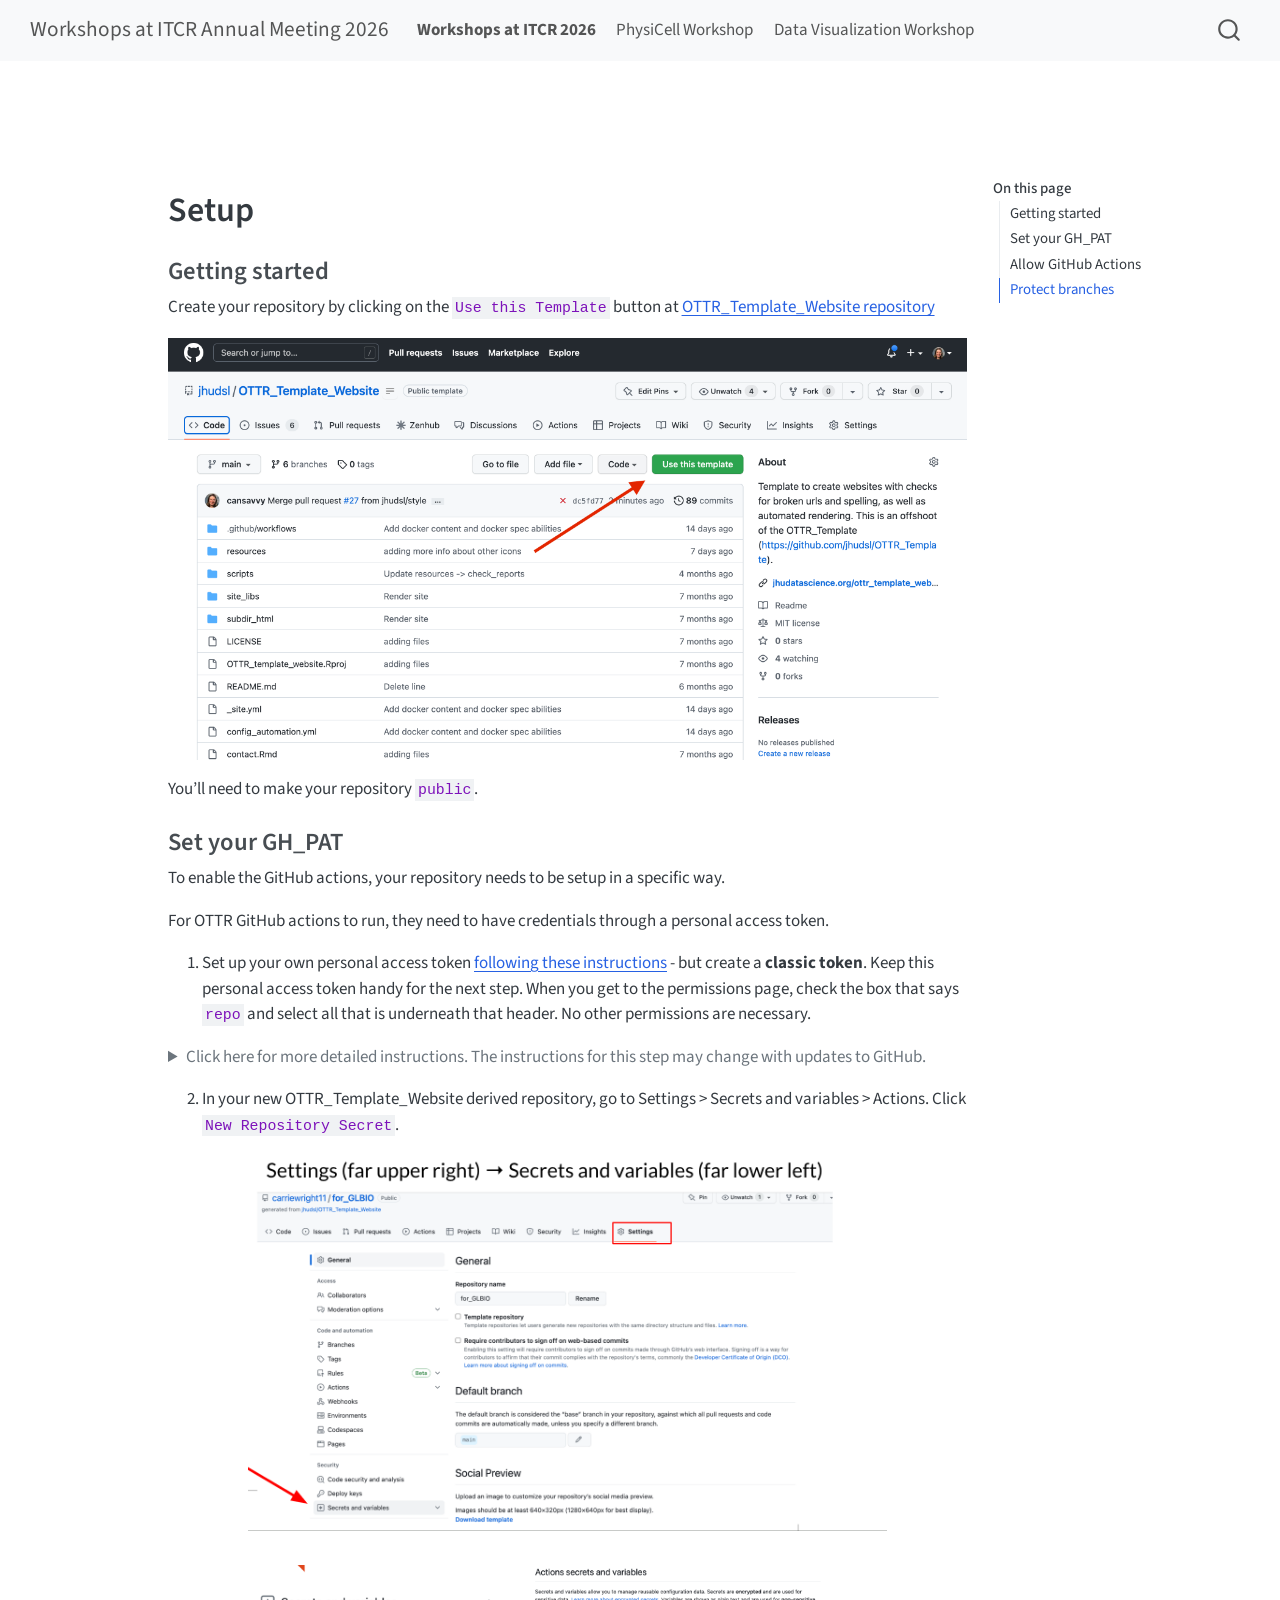
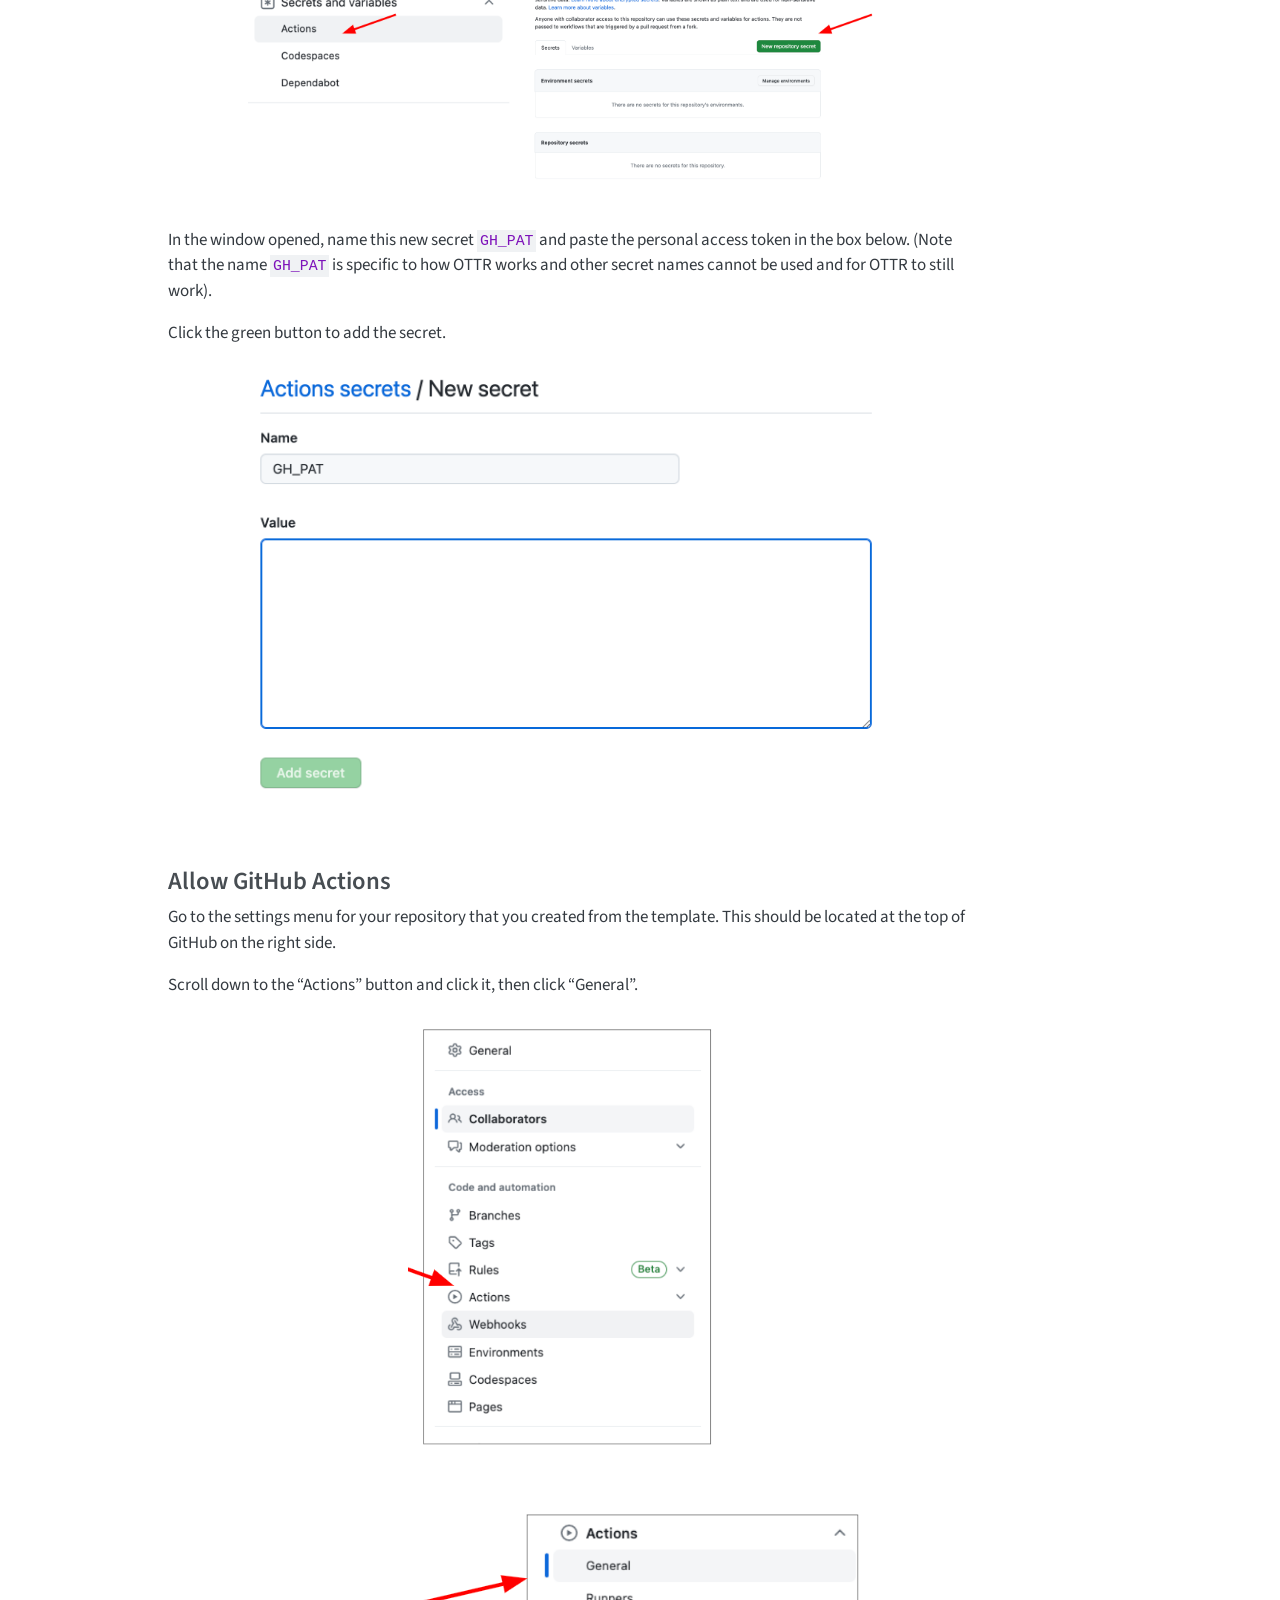
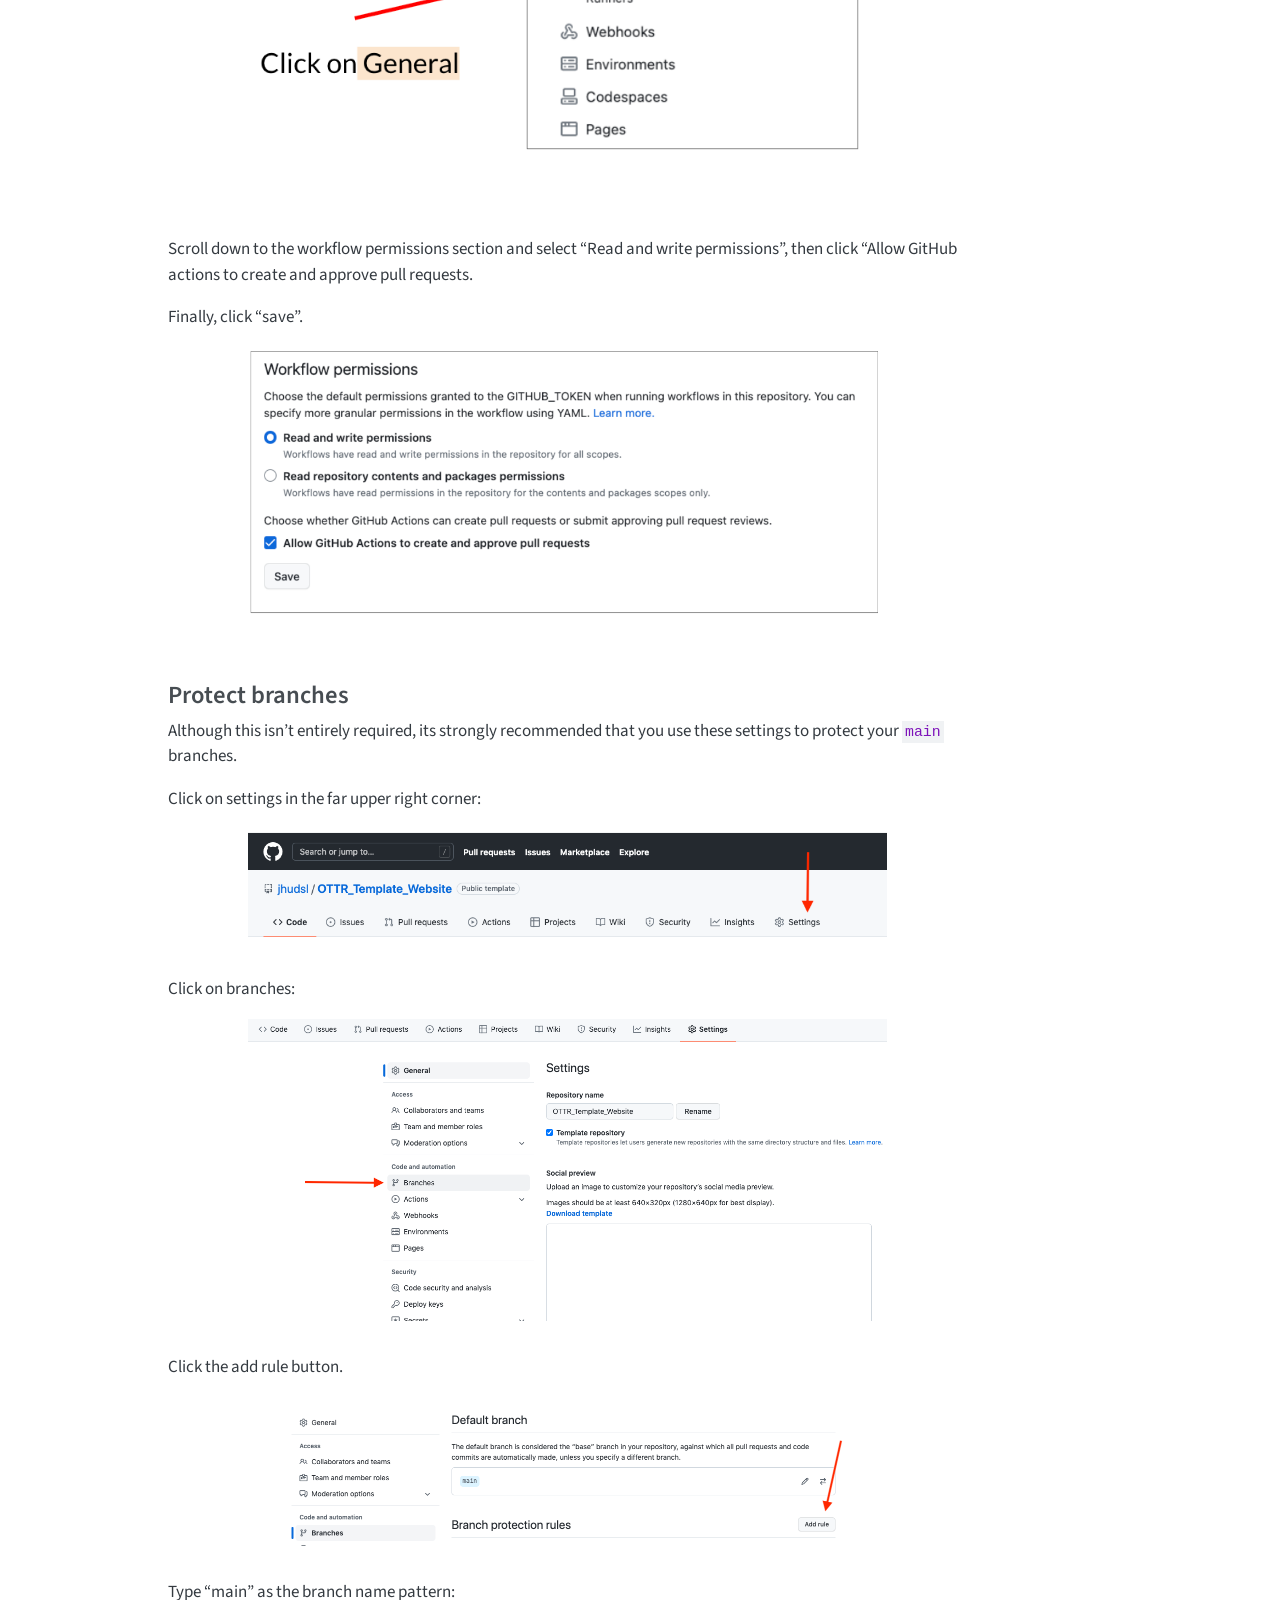
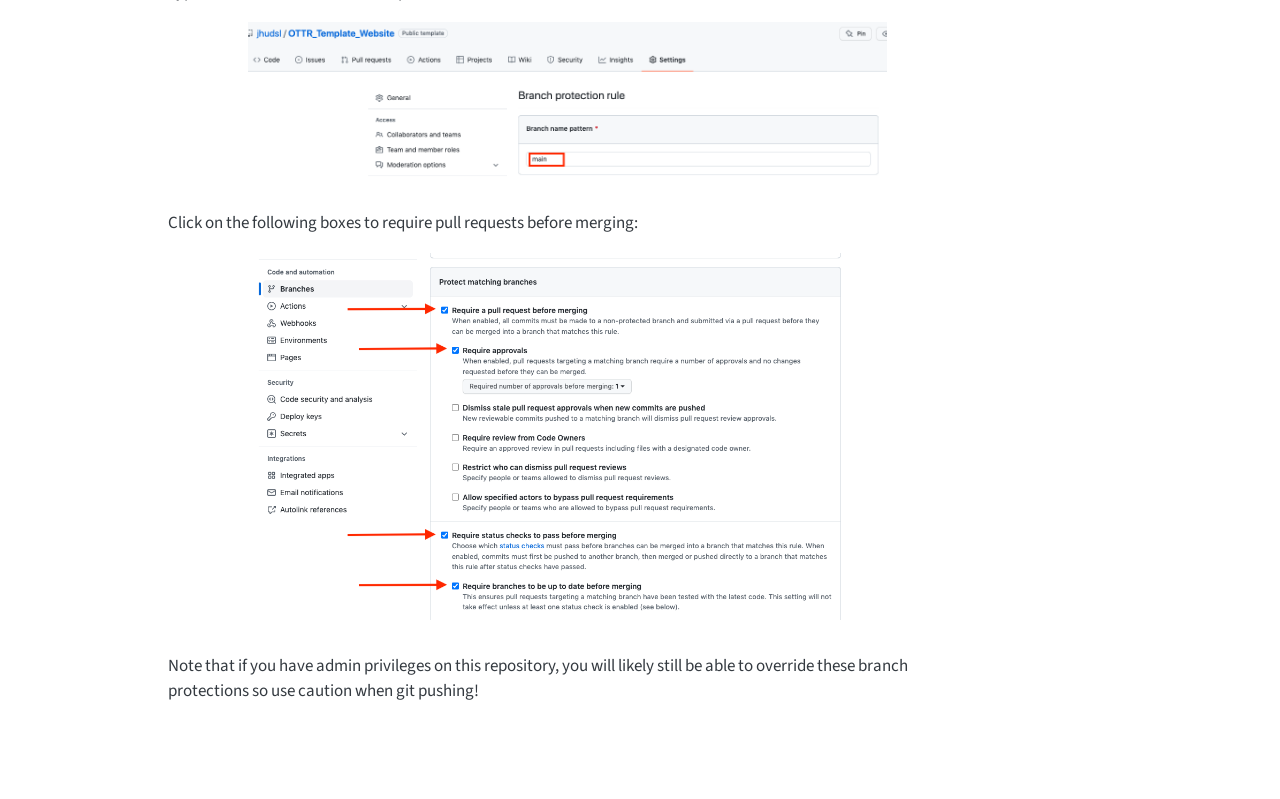
<file: docs/setup.html>
<!DOCTYPE html>
<html xmlns="http://www.w3.org/1999/xhtml" lang="en" xml:lang="en"><head>

<meta charset="utf-8">
<meta name="generator" content="quarto-1.8.26">

<meta name="viewport" content="width=device-width, initial-scale=1.0, user-scalable=yes">


<title>Setup – Workshops at ITCR Annual Meeting 2026</title>
<style>
code{white-space: pre-wrap;}
span.smallcaps{font-variant: small-caps;}
div.columns{display: flex; gap: min(4vw, 1.5em);}
div.column{flex: auto; overflow-x: auto;}
div.hanging-indent{margin-left: 1.5em; text-indent: -1.5em;}
ul.task-list{list-style: none;}
ul.task-list li input[type="checkbox"] {
  width: 0.8em;
  margin: 0 0.8em 0.2em -1em; /* quarto-specific, see https://github.com/quarto-dev/quarto-cli/issues/4556 */ 
  vertical-align: middle;
}
</style>


<script src="site_libs/quarto-nav/quarto-nav.js"></script>
<script src="site_libs/quarto-nav/headroom.min.js"></script>
<script src="site_libs/clipboard/clipboard.min.js"></script>
<script src="site_libs/quarto-search/autocomplete.umd.js"></script>
<script src="site_libs/quarto-search/fuse.min.js"></script>
<script src="site_libs/quarto-search/quarto-search.js"></script>
<meta name="quarto:offset" content="./">
<script src="site_libs/quarto-html/quarto.js" type="module"></script>
<script src="site_libs/quarto-html/tabsets/tabsets.js" type="module"></script>
<script src="site_libs/quarto-html/axe/axe-check.js" type="module"></script>
<script src="site_libs/quarto-html/popper.min.js"></script>
<script src="site_libs/quarto-html/tippy.umd.min.js"></script>
<script src="site_libs/quarto-html/anchor.min.js"></script>
<link href="site_libs/quarto-html/tippy.css" rel="stylesheet">
<link href="site_libs/quarto-html/quarto-syntax-highlighting-587c61ba64f3a5504c4d52d930310e48.css" rel="stylesheet" id="quarto-text-highlighting-styles">
<script src="site_libs/bootstrap/bootstrap.min.js"></script>
<link href="site_libs/bootstrap/bootstrap-icons.css" rel="stylesheet">
<link href="site_libs/bootstrap/bootstrap-2b24086f6991a35f5f5ba430ba3daabe.min.css" rel="stylesheet" append-hash="true" id="quarto-bootstrap" data-mode="light">
<script id="quarto-search-options" type="application/json">{
  "location": "navbar",
  "copy-button": false,
  "collapse-after": 3,
  "panel-placement": "end",
  "type": "overlay",
  "limit": 50,
  "keyboard-shortcut": [
    "f",
    "/",
    "s"
  ],
  "show-item-context": false,
  "language": {
    "search-no-results-text": "No results",
    "search-matching-documents-text": "matching documents",
    "search-copy-link-title": "Copy link to search",
    "search-hide-matches-text": "Hide additional matches",
    "search-more-match-text": "more match in this document",
    "search-more-matches-text": "more matches in this document",
    "search-clear-button-title": "Clear",
    "search-text-placeholder": "",
    "search-detached-cancel-button-title": "Cancel",
    "search-submit-button-title": "Submit",
    "search-label": "Search"
  }
}</script>


<link rel="stylesheet" href="styles.css">
</head>

<body class="nav-fixed quarto-light">

<div id="quarto-search-results"></div>
  <header id="quarto-header" class="headroom fixed-top">
    <nav class="navbar navbar-expand-lg " data-bs-theme="dark">
      <div class="navbar-container container-fluid">
      <div class="navbar-brand-container mx-auto">
    <a class="navbar-brand" href="./index.html">
    <span class="navbar-title">Workshops at ITCR Annual Meeting 2026</span>
    </a>
  </div>
            <div id="quarto-search" class="" title="Search"></div>
          <button class="navbar-toggler" type="button" data-bs-toggle="collapse" data-bs-target="#navbarCollapse" aria-controls="navbarCollapse" role="menu" aria-expanded="false" aria-label="Toggle navigation" onclick="if (window.quartoToggleHeadroom) { window.quartoToggleHeadroom(); }">
  <span class="navbar-toggler-icon"></span>
</button>
          <div class="collapse navbar-collapse" id="navbarCollapse">
            <ul class="navbar-nav navbar-nav-scroll me-auto">
  <li class="nav-item">
    <a class="nav-link" href="./index.html"> <i class="bi bi-fa-home" role="img">
</i> 
<span class="menu-text"><strong>Workshops at ITCR 2026</strong></span></a>
  </li>  
  <li class="nav-item">
    <a class="nav-link" href="./physicell.html"> 
<span class="menu-text">PhysiCell Workshop</span></a>
  </li>  
  <li class="nav-item">
    <a class="nav-link" href="./dataviz.html"> 
<span class="menu-text">Data Visualization Workshop</span></a>
  </li>  
</ul>
          </div> <!-- /navcollapse -->
            <div class="quarto-navbar-tools">
</div>
      </div> <!-- /container-fluid -->
    </nav>
</header>
<!-- content -->
<div id="quarto-content" class="quarto-container page-columns page-rows-contents page-layout-article page-navbar">
<!-- sidebar -->
<!-- margin-sidebar -->
    <div id="quarto-margin-sidebar" class="sidebar margin-sidebar">
        <nav id="TOC" role="doc-toc" class="toc-active">
    <h2 id="toc-title">On this page</h2>
   
  <ul>
  <li><a href="#getting-started" id="toc-getting-started" class="nav-link active" data-scroll-target="#getting-started">Getting started</a></li>
  <li><a href="#set-your-gh_pat" id="toc-set-your-gh_pat" class="nav-link" data-scroll-target="#set-your-gh_pat">Set your GH_PAT</a></li>
  <li><a href="#allow-github-actions" id="toc-allow-github-actions" class="nav-link" data-scroll-target="#allow-github-actions">Allow GitHub Actions</a></li>
  <li><a href="#protect-branches" id="toc-protect-branches" class="nav-link" data-scroll-target="#protect-branches">Protect branches</a></li>
  </ul>
</nav>
    </div>
<!-- main -->
<main class="content" id="quarto-document-content">

<header id="title-block-header" class="quarto-title-block default">
<div class="quarto-title">
<h1 class="title">Setup</h1>
</div>



<div class="quarto-title-meta">

    
  
    
  </div>
  


</header>


<section id="getting-started" class="level3">
<h3 class="anchored" data-anchor-id="getting-started">Getting started</h3>
<p>Create your repository by clicking on the <code>Use this Template</code> button at <a href="https://github.com/ottrproject/OTTR_Template_Website">OTTR_Template_Website repository</a></p>
<p><img src="resources/images/create-repo.png" class="img-fluid"></p>
<p>You’ll need to make your repository <code>public</code>.</p>
</section>
<section id="set-your-gh_pat" class="level3">
<h3 class="anchored" data-anchor-id="set-your-gh_pat">Set your GH_PAT</h3>
<p>To enable the GitHub actions, your repository needs to be setup in a specific way.</p>
<p>For OTTR GitHub actions to run, they need to have credentials through a personal access token.</p>
<ol type="1">
<li>Set up your own personal access token <a href="https://docs.github.com/en/authentication/keeping-your-account-and-data-secure/creating-a-personal-access-token">following these instructions</a> - but create a <strong>classic token</strong>. Keep this personal access token handy for the next step. When you get to the permissions page, check the box that says <code>repo</code> and select all that is underneath that header. No other permissions are necessary.</li>
</ol>
<details>
<summary>
Click here for more detailed instructions. The instructions for this step may change with updates to GitHub.
</summary>
<p>First, go to your username settings, by clicking on your user icon (upper right corner) and scrolling down to settings.</p>
<div class="cell" data-layout-align="center">
<div class="cell-output-display">
<div class="quarto-figure quarto-figure-center">
<figure class="figure">
<p><img src="resources/images/usersettings.png" class="img-fluid quarto-figure quarto-figure-center figure-img" style="width:20.0%" alt="User settings"></p>
</figure>
</div>
</div>
</div>
<p>Next, scroll all the way down on the far right menu to “Developer Settings”.</p>
<div class="cell" data-layout-align="center">
<div class="cell-output-display">
<div class="quarto-figure quarto-figure-center">
<figure class="figure">
<p><img src="resources/images/developer_settings.png" class="img-fluid quarto-figure quarto-figure-center figure-img" style="width:80.0%" alt="User settings"></p>
</figure>
</div>
</div>
</div>
<p>Then select “Personal Access Tokens” and “Tokens (classic)”</p>
<div class="cell" data-layout-align="center">
<div class="cell-output-display">
<div class="quarto-figure quarto-figure-center">
<figure class="figure">
<p><img src="resources/images/classic_tokens.png" class="img-fluid quarto-figure quarto-figure-center figure-img" style="width:40.0%" alt="classic tokens"></p>
</figure>
</div>
</div>
</div>
<p>Then click “Generate new token” and confirm that you want classic.</p>
<div class="cell" data-layout-align="center">
<div class="cell-output-display">
<div class="quarto-figure quarto-figure-center">
<figure class="figure">
<p><img src="resources/images/generate_classic.png" class="img-fluid quarto-figure quarto-figure-center figure-img" style="width:80.0%" alt="generate classic token"></p>
</figure>
</div>
</div>
</div>
<p>Finally, add a name select all the repo scopes and scroll down to the green button to generate the token. Copy this somewhere safe to then paste into your repository settings.</p>
<div class="cell" data-layout-align="center">
<div class="cell-output-display">
<div class="quarto-figure quarto-figure-center">
<figure class="figure">
<p><img src="resources/images/set_up_token.png" class="img-fluid quarto-figure quarto-figure-center figure-img" style="width:80.0%" alt="set up token"></p>
</figure>
</div>
</div>
</div>
</details>
<ol start="2" type="1">
<li>In your new OTTR_Template_Website derived repository, go to Settings &gt; Secrets and variables &gt; Actions. Click <code>New Repository Secret</code>.</li>
</ol>
<div class="cell" data-layout-align="center">
<div class="cell-output-display">
<div class="quarto-figure quarto-figure-center">
<figure class="figure">
<p><img src="resources/images/repo_action_token.png" class="img-fluid quarto-figure quarto-figure-center figure-img" style="width:80.0%" alt="classic tokens"></p>
</figure>
</div>
</div>
</div>
<div class="cell" data-layout-align="center">
<div class="cell-output-display">
<div class="quarto-figure quarto-figure-center">
<figure class="figure">
<p><img src="resources/images/gh_pat_set_up.png" class="img-fluid quarto-figure quarto-figure-center figure-img" style="width:80.0%" alt="new repository secret"></p>
</figure>
</div>
</div>
</div>
<p>In the window opened, name this new secret <code>GH_PAT</code> and paste the personal access token in the box below. (Note that the name <code>GH_PAT</code> is specific to how OTTR works and other secret names cannot be used and for OTTR to still work).</p>
<p>Click the green button to add the secret.</p>
<div class="cell" data-layout-align="center">
<div class="cell-output-display">
<div class="quarto-figure quarto-figure-center">
<figure class="figure">
<p><img src="resources/images/setting_gh_pat.png" class="img-fluid quarto-figure quarto-figure-center figure-img" style="width:80.0%" alt="Clicking on settings"></p>
</figure>
</div>
</div>
</div>
</section>
<section id="allow-github-actions" class="level3">
<h3 class="anchored" data-anchor-id="allow-github-actions">Allow GitHub Actions</h3>
<p>Go to the settings menu for your repository that you created from the template. This should be located at the top of GitHub on the right side.</p>
<p>Scroll down to the “Actions” button and click it, then click “General”.</p>
<div class="cell" data-layout-align="center">
<div class="cell-output-display">
<div class="quarto-figure quarto-figure-center">
<figure class="figure">
<p><img src="resources/images/actions.png" class="img-fluid quarto-figure quarto-figure-center figure-img" style="width:40.0%" alt="allowing workflows"></p>
</figure>
</div>
</div>
</div>
<div class="cell" data-layout-align="center">
<div class="cell-output-display">
<div class="quarto-figure quarto-figure-center">
<figure class="figure">
<p><img src="resources/images/general.png" class="img-fluid quarto-figure quarto-figure-center figure-img" style="width:80.0%" alt="allowing workflows"></p>
</figure>
</div>
</div>
</div>
<p>Scroll down to the workflow permissions section and select “Read and write permissions”, then click “Allow GitHub actions to create and approve pull requests.</p>
<p>Finally, click “save”.</p>
<div class="cell" data-layout-align="center">
<div class="cell-output-display">
<div class="quarto-figure quarto-figure-center">
<figure class="figure">
<p><img src="resources/images/workflows.png" class="img-fluid quarto-figure quarto-figure-center figure-img" style="width:80.0%" alt="allowing workflows"></p>
</figure>
</div>
</div>
</div>
</section>
<section id="protect-branches" class="level3">
<h3 class="anchored" data-anchor-id="protect-branches">Protect branches</h3>
<p>Although this isn’t entirely required, its strongly recommended that you use these settings to protect your <code>main</code> branches.</p>
<p>Click on settings in the far upper right corner:</p>
<div class="cell" data-layout-align="center">
<div class="cell-output-display">
<div class="quarto-figure quarto-figure-center">
<figure class="figure">
<p><img src="resources/images/settings.png" class="img-fluid quarto-figure quarto-figure-center figure-img" style="width:80.0%" alt="Clicking on settings"></p>
</figure>
</div>
</div>
</div>
<p>Click on branches:</p>
<div class="cell" data-layout-align="center">
<div class="cell-output-display">
<div class="quarto-figure quarto-figure-center">
<figure class="figure">
<p><img src="resources/images/branches.png" class="img-fluid quarto-figure quarto-figure-center figure-img" style="width:80.0%" alt="Clicking on settings"></p>
</figure>
</div>
</div>
</div>
<p>Click the add rule button.</p>
<div class="cell" data-layout-align="center">
<div class="cell-output-display">
<div class="quarto-figure quarto-figure-center">
<figure class="figure">
<p><img src="resources/images/add_rule.png" class="img-fluid quarto-figure quarto-figure-center figure-img" alt="Adding rule" width="608"></p>
</figure>
</div>
</div>
</div>
<p>Type “main” as the branch name pattern:</p>
<div class="cell" data-layout-align="center">
<div class="cell-output-display">
<div class="quarto-figure quarto-figure-center">
<figure class="figure">
<p><img src="resources/images/main_branch.png" class="img-fluid quarto-figure quarto-figure-center figure-img" style="width:80.0%" alt="adding main branch rule"></p>
</figure>
</div>
</div>
</div>
<p>Click on the following boxes to require pull requests before merging:</p>
<div class="cell" data-layout-align="center">
<div class="cell-output-display">
<div class="quarto-figure quarto-figure-center">
<figure class="figure">
<p><img src="resources/images/branch_rule.png" class="img-fluid quarto-figure quarto-figure-center figure-img" style="width:80.0%" alt="modify branch rules"></p>
</figure>
</div>
</div>
</div>
<p>Note that if you have admin privileges on this repository, you will likely still be able to override these branch protections so use caution when git pushing!</p>


</section>

</main> <!-- /main -->
<script id="quarto-html-after-body" type="application/javascript">
  window.document.addEventListener("DOMContentLoaded", function (event) {
    const icon = "";
    const anchorJS = new window.AnchorJS();
    anchorJS.options = {
      placement: 'right',
      icon: icon
    };
    anchorJS.add('.anchored');
    const isCodeAnnotation = (el) => {
      for (const clz of el.classList) {
        if (clz.startsWith('code-annotation-')) {                     
          return true;
        }
      }
      return false;
    }
    const onCopySuccess = function(e) {
      // button target
      const button = e.trigger;
      // don't keep focus
      button.blur();
      // flash "checked"
      button.classList.add('code-copy-button-checked');
      var currentTitle = button.getAttribute("title");
      button.setAttribute("title", "Copied!");
      let tooltip;
      if (window.bootstrap) {
        button.setAttribute("data-bs-toggle", "tooltip");
        button.setAttribute("data-bs-placement", "left");
        button.setAttribute("data-bs-title", "Copied!");
        tooltip = new bootstrap.Tooltip(button, 
          { trigger: "manual", 
            customClass: "code-copy-button-tooltip",
            offset: [0, -8]});
        tooltip.show();    
      }
      setTimeout(function() {
        if (tooltip) {
          tooltip.hide();
          button.removeAttribute("data-bs-title");
          button.removeAttribute("data-bs-toggle");
          button.removeAttribute("data-bs-placement");
        }
        button.setAttribute("title", currentTitle);
        button.classList.remove('code-copy-button-checked');
      }, 1000);
      // clear code selection
      e.clearSelection();
    }
    const getTextToCopy = function(trigger) {
      const outerScaffold = trigger.parentElement.cloneNode(true);
      const codeEl = outerScaffold.querySelector('code');
      for (const childEl of codeEl.children) {
        if (isCodeAnnotation(childEl)) {
          childEl.remove();
        }
      }
      return codeEl.innerText;
    }
    const clipboard = new window.ClipboardJS('.code-copy-button:not([data-in-quarto-modal])', {
      text: getTextToCopy
    });
    clipboard.on('success', onCopySuccess);
    if (window.document.getElementById('quarto-embedded-source-code-modal')) {
      const clipboardModal = new window.ClipboardJS('.code-copy-button[data-in-quarto-modal]', {
        text: getTextToCopy,
        container: window.document.getElementById('quarto-embedded-source-code-modal')
      });
      clipboardModal.on('success', onCopySuccess);
    }
      var localhostRegex = new RegExp(/^(?:http|https):\/\/localhost\:?[0-9]*\//);
      var mailtoRegex = new RegExp(/^mailto:/);
        var filterRegex = new RegExp('/' + window.location.host + '/');
      var isInternal = (href) => {
          return filterRegex.test(href) || localhostRegex.test(href) || mailtoRegex.test(href);
      }
      // Inspect non-navigation links and adorn them if external
     var links = window.document.querySelectorAll('a[href]:not(.nav-link):not(.navbar-brand):not(.toc-action):not(.sidebar-link):not(.sidebar-item-toggle):not(.pagination-link):not(.no-external):not([aria-hidden]):not(.dropdown-item):not(.quarto-navigation-tool):not(.about-link)');
      for (var i=0; i<links.length; i++) {
        const link = links[i];
        if (!isInternal(link.href)) {
          // undo the damage that might have been done by quarto-nav.js in the case of
          // links that we want to consider external
          if (link.dataset.originalHref !== undefined) {
            link.href = link.dataset.originalHref;
          }
        }
      }
    function tippyHover(el, contentFn, onTriggerFn, onUntriggerFn) {
      const config = {
        allowHTML: true,
        maxWidth: 500,
        delay: 100,
        arrow: false,
        appendTo: function(el) {
            return el.parentElement;
        },
        interactive: true,
        interactiveBorder: 10,
        theme: 'quarto',
        placement: 'bottom-start',
      };
      if (contentFn) {
        config.content = contentFn;
      }
      if (onTriggerFn) {
        config.onTrigger = onTriggerFn;
      }
      if (onUntriggerFn) {
        config.onUntrigger = onUntriggerFn;
      }
      window.tippy(el, config); 
    }
    const noterefs = window.document.querySelectorAll('a[role="doc-noteref"]');
    for (var i=0; i<noterefs.length; i++) {
      const ref = noterefs[i];
      tippyHover(ref, function() {
        // use id or data attribute instead here
        let href = ref.getAttribute('data-footnote-href') || ref.getAttribute('href');
        try { href = new URL(href).hash; } catch {}
        const id = href.replace(/^#\/?/, "");
        const note = window.document.getElementById(id);
        if (note) {
          return note.innerHTML;
        } else {
          return "";
        }
      });
    }
    const xrefs = window.document.querySelectorAll('a.quarto-xref');
    const processXRef = (id, note) => {
      // Strip column container classes
      const stripColumnClz = (el) => {
        el.classList.remove("page-full", "page-columns");
        if (el.children) {
          for (const child of el.children) {
            stripColumnClz(child);
          }
        }
      }
      stripColumnClz(note)
      if (id === null || id.startsWith('sec-')) {
        // Special case sections, only their first couple elements
        const container = document.createElement("div");
        if (note.children && note.children.length > 2) {
          container.appendChild(note.children[0].cloneNode(true));
          for (let i = 1; i < note.children.length; i++) {
            const child = note.children[i];
            if (child.tagName === "P" && child.innerText === "") {
              continue;
            } else {
              container.appendChild(child.cloneNode(true));
              break;
            }
          }
          if (window.Quarto?.typesetMath) {
            window.Quarto.typesetMath(container);
          }
          return container.innerHTML
        } else {
          if (window.Quarto?.typesetMath) {
            window.Quarto.typesetMath(note);
          }
          return note.innerHTML;
        }
      } else {
        // Remove any anchor links if they are present
        const anchorLink = note.querySelector('a.anchorjs-link');
        if (anchorLink) {
          anchorLink.remove();
        }
        if (window.Quarto?.typesetMath) {
          window.Quarto.typesetMath(note);
        }
        if (note.classList.contains("callout")) {
          return note.outerHTML;
        } else {
          return note.innerHTML;
        }
      }
    }
    for (var i=0; i<xrefs.length; i++) {
      const xref = xrefs[i];
      tippyHover(xref, undefined, function(instance) {
        instance.disable();
        let url = xref.getAttribute('href');
        let hash = undefined; 
        if (url.startsWith('#')) {
          hash = url;
        } else {
          try { hash = new URL(url).hash; } catch {}
        }
        if (hash) {
          const id = hash.replace(/^#\/?/, "");
          const note = window.document.getElementById(id);
          if (note !== null) {
            try {
              const html = processXRef(id, note.cloneNode(true));
              instance.setContent(html);
            } finally {
              instance.enable();
              instance.show();
            }
          } else {
            // See if we can fetch this
            fetch(url.split('#')[0])
            .then(res => res.text())
            .then(html => {
              const parser = new DOMParser();
              const htmlDoc = parser.parseFromString(html, "text/html");
              const note = htmlDoc.getElementById(id);
              if (note !== null) {
                const html = processXRef(id, note);
                instance.setContent(html);
              } 
            }).finally(() => {
              instance.enable();
              instance.show();
            });
          }
        } else {
          // See if we can fetch a full url (with no hash to target)
          // This is a special case and we should probably do some content thinning / targeting
          fetch(url)
          .then(res => res.text())
          .then(html => {
            const parser = new DOMParser();
            const htmlDoc = parser.parseFromString(html, "text/html");
            const note = htmlDoc.querySelector('main.content');
            if (note !== null) {
              // This should only happen for chapter cross references
              // (since there is no id in the URL)
              // remove the first header
              if (note.children.length > 0 && note.children[0].tagName === "HEADER") {
                note.children[0].remove();
              }
              const html = processXRef(null, note);
              instance.setContent(html);
            } 
          }).finally(() => {
            instance.enable();
            instance.show();
          });
        }
      }, function(instance) {
      });
    }
        let selectedAnnoteEl;
        const selectorForAnnotation = ( cell, annotation) => {
          let cellAttr = 'data-code-cell="' + cell + '"';
          let lineAttr = 'data-code-annotation="' +  annotation + '"';
          const selector = 'span[' + cellAttr + '][' + lineAttr + ']';
          return selector;
        }
        const selectCodeLines = (annoteEl) => {
          const doc = window.document;
          const targetCell = annoteEl.getAttribute("data-target-cell");
          const targetAnnotation = annoteEl.getAttribute("data-target-annotation");
          const annoteSpan = window.document.querySelector(selectorForAnnotation(targetCell, targetAnnotation));
          const lines = annoteSpan.getAttribute("data-code-lines").split(",");
          const lineIds = lines.map((line) => {
            return targetCell + "-" + line;
          })
          let top = null;
          let height = null;
          let parent = null;
          if (lineIds.length > 0) {
              //compute the position of the single el (top and bottom and make a div)
              const el = window.document.getElementById(lineIds[0]);
              top = el.offsetTop;
              height = el.offsetHeight;
              parent = el.parentElement.parentElement;
            if (lineIds.length > 1) {
              const lastEl = window.document.getElementById(lineIds[lineIds.length - 1]);
              const bottom = lastEl.offsetTop + lastEl.offsetHeight;
              height = bottom - top;
            }
            if (top !== null && height !== null && parent !== null) {
              // cook up a div (if necessary) and position it 
              let div = window.document.getElementById("code-annotation-line-highlight");
              if (div === null) {
                div = window.document.createElement("div");
                div.setAttribute("id", "code-annotation-line-highlight");
                div.style.position = 'absolute';
                parent.appendChild(div);
              }
              div.style.top = top - 2 + "px";
              div.style.height = height + 4 + "px";
              div.style.left = 0;
              let gutterDiv = window.document.getElementById("code-annotation-line-highlight-gutter");
              if (gutterDiv === null) {
                gutterDiv = window.document.createElement("div");
                gutterDiv.setAttribute("id", "code-annotation-line-highlight-gutter");
                gutterDiv.style.position = 'absolute';
                const codeCell = window.document.getElementById(targetCell);
                const gutter = codeCell.querySelector('.code-annotation-gutter');
                gutter.appendChild(gutterDiv);
              }
              gutterDiv.style.top = top - 2 + "px";
              gutterDiv.style.height = height + 4 + "px";
            }
            selectedAnnoteEl = annoteEl;
          }
        };
        const unselectCodeLines = () => {
          const elementsIds = ["code-annotation-line-highlight", "code-annotation-line-highlight-gutter"];
          elementsIds.forEach((elId) => {
            const div = window.document.getElementById(elId);
            if (div) {
              div.remove();
            }
          });
          selectedAnnoteEl = undefined;
        };
          // Handle positioning of the toggle
      window.addEventListener(
        "resize",
        throttle(() => {
          elRect = undefined;
          if (selectedAnnoteEl) {
            selectCodeLines(selectedAnnoteEl);
          }
        }, 10)
      );
      function throttle(fn, ms) {
      let throttle = false;
      let timer;
        return (...args) => {
          if(!throttle) { // first call gets through
              fn.apply(this, args);
              throttle = true;
          } else { // all the others get throttled
              if(timer) clearTimeout(timer); // cancel #2
              timer = setTimeout(() => {
                fn.apply(this, args);
                timer = throttle = false;
              }, ms);
          }
        };
      }
        // Attach click handler to the DT
        const annoteDls = window.document.querySelectorAll('dt[data-target-cell]');
        for (const annoteDlNode of annoteDls) {
          annoteDlNode.addEventListener('click', (event) => {
            const clickedEl = event.target;
            if (clickedEl !== selectedAnnoteEl) {
              unselectCodeLines();
              const activeEl = window.document.querySelector('dt[data-target-cell].code-annotation-active');
              if (activeEl) {
                activeEl.classList.remove('code-annotation-active');
              }
              selectCodeLines(clickedEl);
              clickedEl.classList.add('code-annotation-active');
            } else {
              // Unselect the line
              unselectCodeLines();
              clickedEl.classList.remove('code-annotation-active');
            }
          });
        }
    const findCites = (el) => {
      const parentEl = el.parentElement;
      if (parentEl) {
        const cites = parentEl.dataset.cites;
        if (cites) {
          return {
            el,
            cites: cites.split(' ')
          };
        } else {
          return findCites(el.parentElement)
        }
      } else {
        return undefined;
      }
    };
    var bibliorefs = window.document.querySelectorAll('a[role="doc-biblioref"]');
    for (var i=0; i<bibliorefs.length; i++) {
      const ref = bibliorefs[i];
      const citeInfo = findCites(ref);
      if (citeInfo) {
        tippyHover(citeInfo.el, function() {
          var popup = window.document.createElement('div');
          citeInfo.cites.forEach(function(cite) {
            var citeDiv = window.document.createElement('div');
            citeDiv.classList.add('hanging-indent');
            citeDiv.classList.add('csl-entry');
            var biblioDiv = window.document.getElementById('ref-' + cite);
            if (biblioDiv) {
              citeDiv.innerHTML = biblioDiv.innerHTML;
            }
            popup.appendChild(citeDiv);
          });
          return popup.innerHTML;
        });
      }
    }
  });
  </script>
</div> <!-- /content -->




</body></html>
</file>
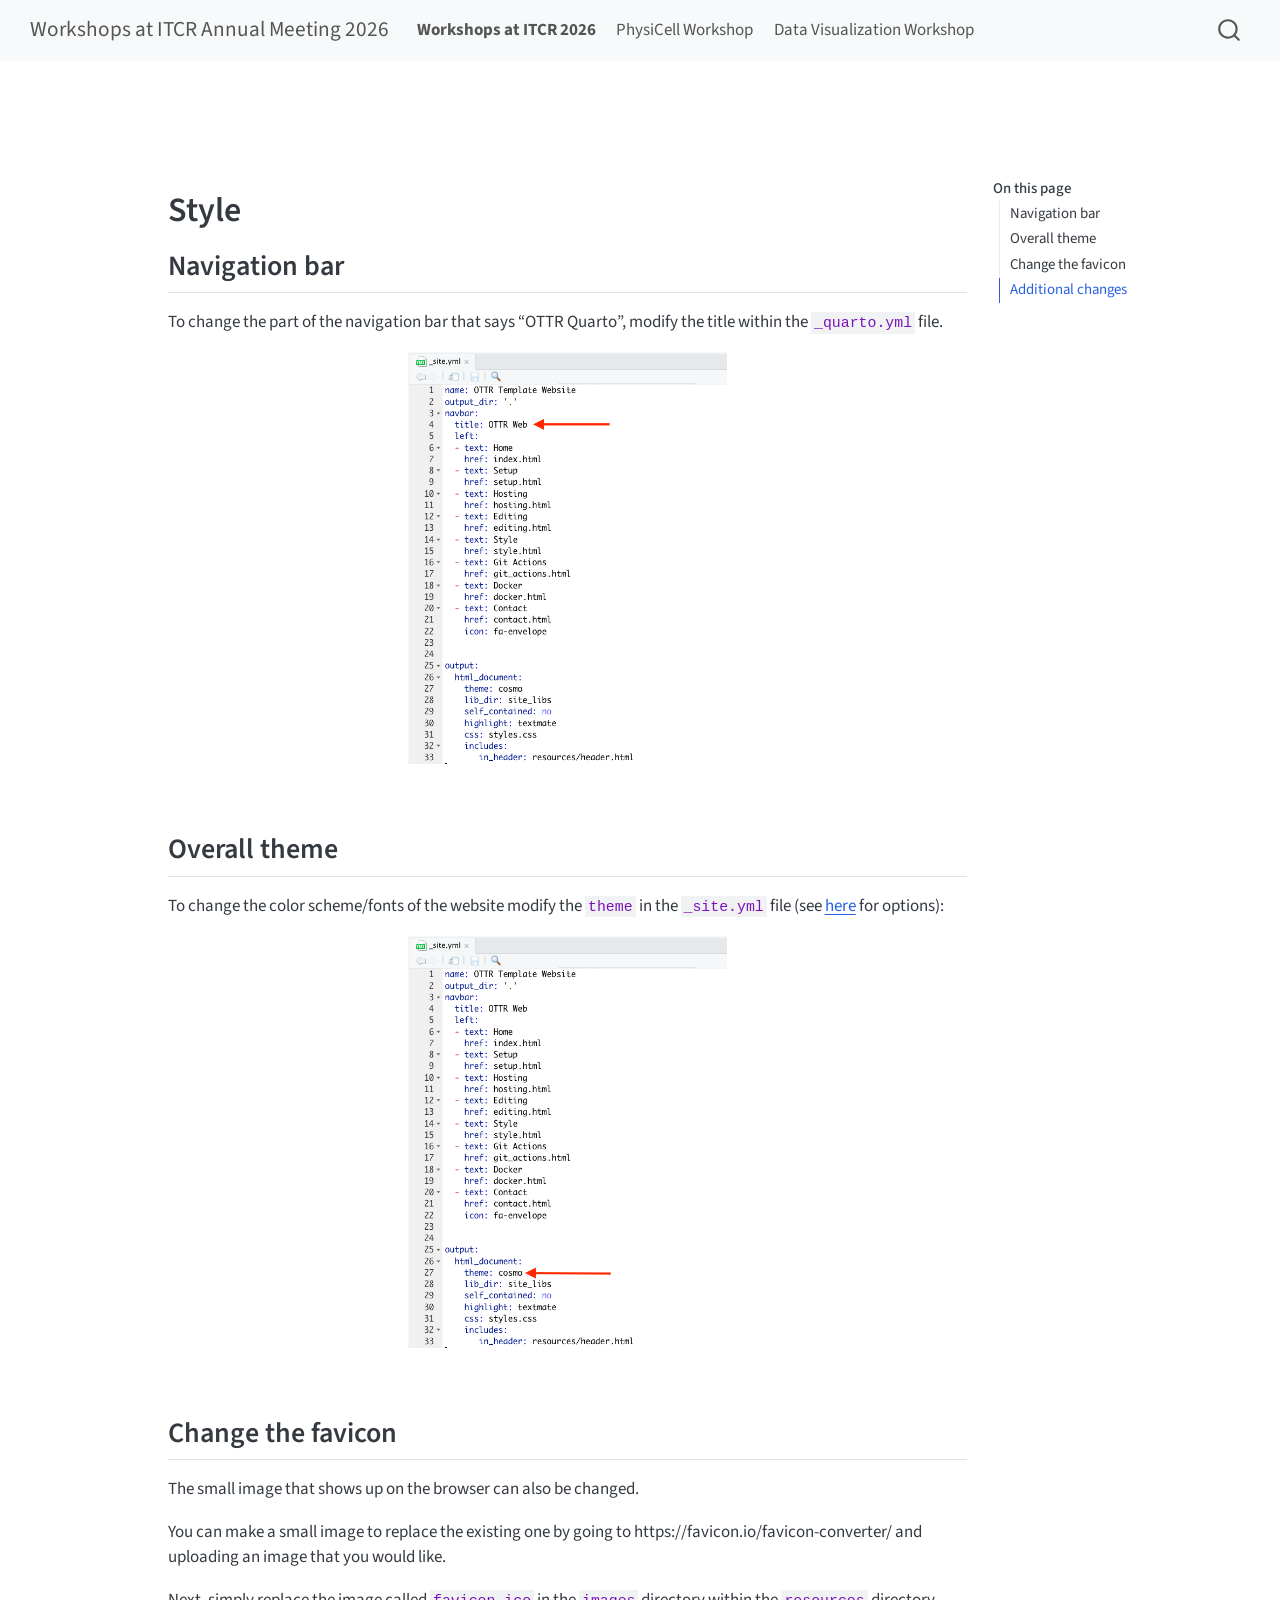
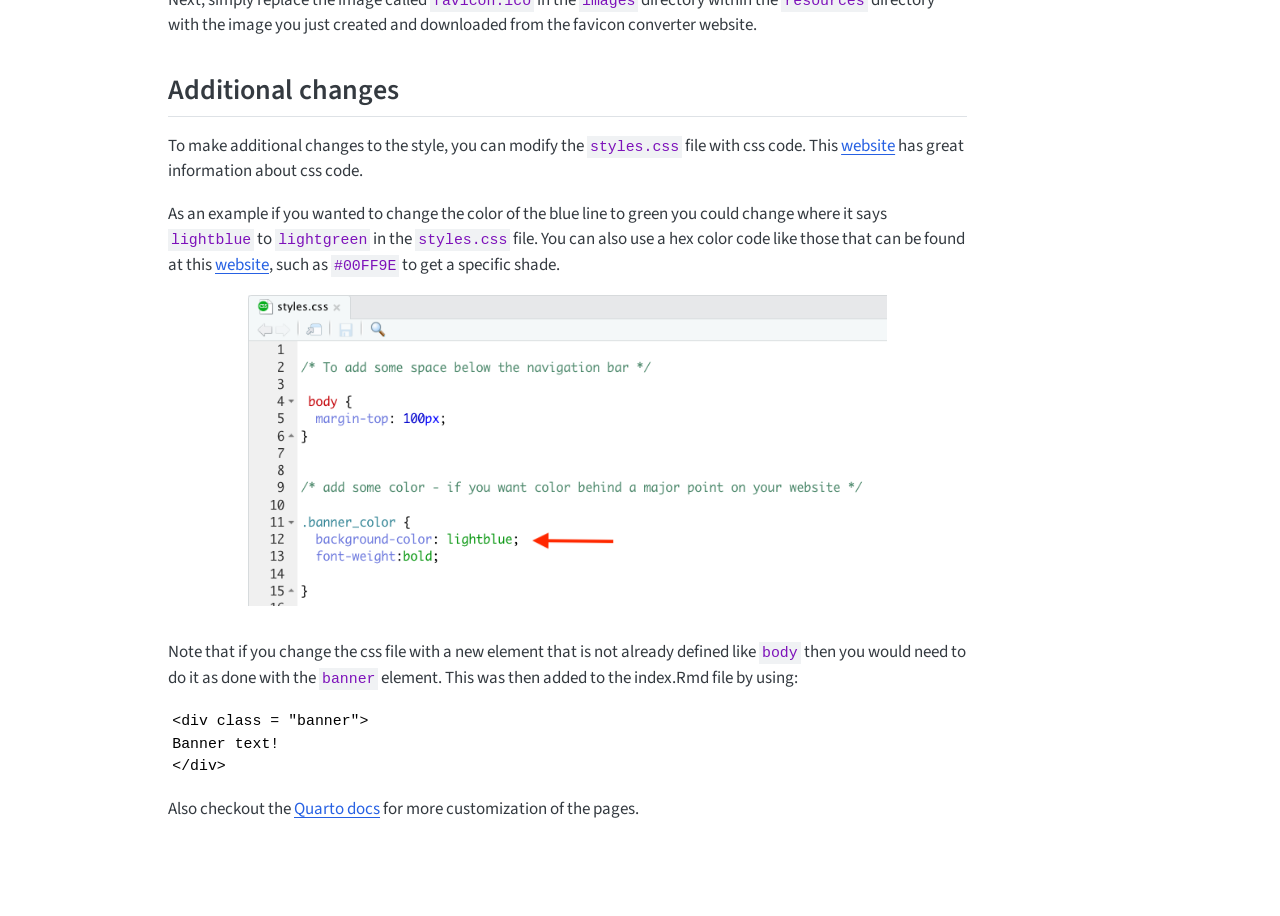
<file: docs/style.html>
<!DOCTYPE html>
<html xmlns="http://www.w3.org/1999/xhtml" lang="en" xml:lang="en"><head>

<meta charset="utf-8">
<meta name="generator" content="quarto-1.8.26">

<meta name="viewport" content="width=device-width, initial-scale=1.0, user-scalable=yes">


<title>Style – Workshops at ITCR Annual Meeting 2026</title>
<style>
code{white-space: pre-wrap;}
span.smallcaps{font-variant: small-caps;}
div.columns{display: flex; gap: min(4vw, 1.5em);}
div.column{flex: auto; overflow-x: auto;}
div.hanging-indent{margin-left: 1.5em; text-indent: -1.5em;}
ul.task-list{list-style: none;}
ul.task-list li input[type="checkbox"] {
  width: 0.8em;
  margin: 0 0.8em 0.2em -1em; /* quarto-specific, see https://github.com/quarto-dev/quarto-cli/issues/4556 */ 
  vertical-align: middle;
}
</style>


<script src="site_libs/quarto-nav/quarto-nav.js"></script>
<script src="site_libs/quarto-nav/headroom.min.js"></script>
<script src="site_libs/clipboard/clipboard.min.js"></script>
<script src="site_libs/quarto-search/autocomplete.umd.js"></script>
<script src="site_libs/quarto-search/fuse.min.js"></script>
<script src="site_libs/quarto-search/quarto-search.js"></script>
<meta name="quarto:offset" content="./">
<script src="site_libs/quarto-html/quarto.js" type="module"></script>
<script src="site_libs/quarto-html/tabsets/tabsets.js" type="module"></script>
<script src="site_libs/quarto-html/axe/axe-check.js" type="module"></script>
<script src="site_libs/quarto-html/popper.min.js"></script>
<script src="site_libs/quarto-html/tippy.umd.min.js"></script>
<script src="site_libs/quarto-html/anchor.min.js"></script>
<link href="site_libs/quarto-html/tippy.css" rel="stylesheet">
<link href="site_libs/quarto-html/quarto-syntax-highlighting-587c61ba64f3a5504c4d52d930310e48.css" rel="stylesheet" id="quarto-text-highlighting-styles">
<script src="site_libs/bootstrap/bootstrap.min.js"></script>
<link href="site_libs/bootstrap/bootstrap-icons.css" rel="stylesheet">
<link href="site_libs/bootstrap/bootstrap-2b24086f6991a35f5f5ba430ba3daabe.min.css" rel="stylesheet" append-hash="true" id="quarto-bootstrap" data-mode="light">
<script id="quarto-search-options" type="application/json">{
  "location": "navbar",
  "copy-button": false,
  "collapse-after": 3,
  "panel-placement": "end",
  "type": "overlay",
  "limit": 50,
  "keyboard-shortcut": [
    "f",
    "/",
    "s"
  ],
  "show-item-context": false,
  "language": {
    "search-no-results-text": "No results",
    "search-matching-documents-text": "matching documents",
    "search-copy-link-title": "Copy link to search",
    "search-hide-matches-text": "Hide additional matches",
    "search-more-match-text": "more match in this document",
    "search-more-matches-text": "more matches in this document",
    "search-clear-button-title": "Clear",
    "search-text-placeholder": "",
    "search-detached-cancel-button-title": "Cancel",
    "search-submit-button-title": "Submit",
    "search-label": "Search"
  }
}</script>


<link rel="stylesheet" href="styles.css">
</head>

<body class="nav-fixed quarto-light">

<div id="quarto-search-results"></div>
  <header id="quarto-header" class="headroom fixed-top">
    <nav class="navbar navbar-expand-lg " data-bs-theme="dark">
      <div class="navbar-container container-fluid">
      <div class="navbar-brand-container mx-auto">
    <a class="navbar-brand" href="./index.html">
    <span class="navbar-title">Workshops at ITCR Annual Meeting 2026</span>
    </a>
  </div>
            <div id="quarto-search" class="" title="Search"></div>
          <button class="navbar-toggler" type="button" data-bs-toggle="collapse" data-bs-target="#navbarCollapse" aria-controls="navbarCollapse" role="menu" aria-expanded="false" aria-label="Toggle navigation" onclick="if (window.quartoToggleHeadroom) { window.quartoToggleHeadroom(); }">
  <span class="navbar-toggler-icon"></span>
</button>
          <div class="collapse navbar-collapse" id="navbarCollapse">
            <ul class="navbar-nav navbar-nav-scroll me-auto">
  <li class="nav-item">
    <a class="nav-link" href="./index.html"> <i class="bi bi-fa-home" role="img">
</i> 
<span class="menu-text"><strong>Workshops at ITCR 2026</strong></span></a>
  </li>  
  <li class="nav-item">
    <a class="nav-link" href="./physicell.html"> 
<span class="menu-text">PhysiCell Workshop</span></a>
  </li>  
  <li class="nav-item">
    <a class="nav-link" href="./dataviz.html"> 
<span class="menu-text">Data Visualization Workshop</span></a>
  </li>  
</ul>
          </div> <!-- /navcollapse -->
            <div class="quarto-navbar-tools">
</div>
      </div> <!-- /container-fluid -->
    </nav>
</header>
<!-- content -->
<div id="quarto-content" class="quarto-container page-columns page-rows-contents page-layout-article page-navbar">
<!-- sidebar -->
<!-- margin-sidebar -->
    <div id="quarto-margin-sidebar" class="sidebar margin-sidebar">
        <nav id="TOC" role="doc-toc" class="toc-active">
    <h2 id="toc-title">On this page</h2>
   
  <ul>
  <li><a href="#navigation-bar" id="toc-navigation-bar" class="nav-link active" data-scroll-target="#navigation-bar">Navigation bar</a></li>
  <li><a href="#overall-theme" id="toc-overall-theme" class="nav-link" data-scroll-target="#overall-theme">Overall theme</a></li>
  <li><a href="#change-the-favicon" id="toc-change-the-favicon" class="nav-link" data-scroll-target="#change-the-favicon">Change the favicon</a></li>
  <li><a href="#additional-changes" id="toc-additional-changes" class="nav-link" data-scroll-target="#additional-changes">Additional changes</a></li>
  </ul>
</nav>
    </div>
<!-- main -->
<main class="content" id="quarto-document-content">

<header id="title-block-header" class="quarto-title-block default">
<div class="quarto-title">
<h1 class="title">Style</h1>
</div>



<div class="quarto-title-meta">

    
  
    
  </div>
  


</header>


<section id="navigation-bar" class="level2">
<h2 class="anchored" data-anchor-id="navigation-bar">Navigation bar</h2>
<p>To change the part of the navigation bar that says “OTTR Quarto”, modify the title within the <code>_quarto.yml</code> file.</p>
<div class="cell" data-layout-align="center">
<div class="cell-output-display">
<div class="quarto-figure quarto-figure-center">
<figure class="figure">
<p><img src="resources/images/navbar.png" class="img-fluid quarto-figure quarto-figure-center figure-img" style="width:40.0%" alt="Change nav bar"></p>
</figure>
</div>
</div>
</div>
</section>
<section id="overall-theme" class="level2">
<h2 class="anchored" data-anchor-id="overall-theme">Overall theme</h2>
<p>To change the color scheme/fonts of the website modify the <code>theme</code> in the <code>_site.yml</code> file (see <a href="https://bookdown.org/yihui/blogdown/themes.html">here</a> for options):</p>
<div class="cell" data-layout-align="center">
<div class="cell-output-display">
<div class="quarto-figure quarto-figure-center">
<figure class="figure">
<p><img src="resources/images/theme.png" class="img-fluid quarto-figure quarto-figure-center figure-img" style="width:40.0%" alt="Change theme"></p>
</figure>
</div>
</div>
</div>
</section>
<section id="change-the-favicon" class="level2">
<h2 class="anchored" data-anchor-id="change-the-favicon">Change the favicon</h2>
<p>The small image that shows up on the browser can also be changed.</p>
<p>You can make a small image to replace the existing one by going to https://favicon.io/favicon-converter/ and uploading an image that you would like.</p>
<p>Next, simply replace the image called <code>favicon.ico</code> in the <code>images</code> directory within the <code>resources</code> directory with the image you just created and downloaded from the favicon converter website.</p>
</section>
<section id="additional-changes" class="level2">
<h2 class="anchored" data-anchor-id="additional-changes">Additional changes</h2>
<p>To make additional changes to the style, you can modify the <code>styles.css</code> file with css code. This <a href="https://www.w3schools.com/css/">website</a> has great information about css code.</p>
<p>As an example if you wanted to change the color of the blue line to green you could change where it says <code>lightblue</code> to <code>lightgreen</code> in the <code>styles.css</code> file. You can also use a hex color code like those that can be found at this <a href="https://htmlcolorcodes.com/">website</a>, such as <code>#00FF9E</code> to get a specific shade.</p>
<div class="cell" data-layout-align="center">
<div class="cell-output-display">
<div class="quarto-figure quarto-figure-center">
<figure class="figure">
<p><img src="resources/images/blue.png" class="img-fluid quarto-figure quarto-figure-center figure-img" style="width:80.0%" alt="Change color of line"></p>
</figure>
</div>
</div>
</div>
<p>Note that if you change the css file with a new element that is not already defined like <code>body</code> then you would need to do it as done with the <code>banner</code> element. This was then added to the index.Rmd file by using:</p>
<pre><code>&lt;div class = "banner"&gt;
Banner text!  
&lt;/div&gt;</code></pre>
<p>Also checkout the <a href="https://quarto.org/docs/websites/#workflow">Quarto docs</a> for more customization of the pages.</p>


</section>

</main> <!-- /main -->
<script id="quarto-html-after-body" type="application/javascript">
  window.document.addEventListener("DOMContentLoaded", function (event) {
    const icon = "";
    const anchorJS = new window.AnchorJS();
    anchorJS.options = {
      placement: 'right',
      icon: icon
    };
    anchorJS.add('.anchored');
    const isCodeAnnotation = (el) => {
      for (const clz of el.classList) {
        if (clz.startsWith('code-annotation-')) {                     
          return true;
        }
      }
      return false;
    }
    const onCopySuccess = function(e) {
      // button target
      const button = e.trigger;
      // don't keep focus
      button.blur();
      // flash "checked"
      button.classList.add('code-copy-button-checked');
      var currentTitle = button.getAttribute("title");
      button.setAttribute("title", "Copied!");
      let tooltip;
      if (window.bootstrap) {
        button.setAttribute("data-bs-toggle", "tooltip");
        button.setAttribute("data-bs-placement", "left");
        button.setAttribute("data-bs-title", "Copied!");
        tooltip = new bootstrap.Tooltip(button, 
          { trigger: "manual", 
            customClass: "code-copy-button-tooltip",
            offset: [0, -8]});
        tooltip.show();    
      }
      setTimeout(function() {
        if (tooltip) {
          tooltip.hide();
          button.removeAttribute("data-bs-title");
          button.removeAttribute("data-bs-toggle");
          button.removeAttribute("data-bs-placement");
        }
        button.setAttribute("title", currentTitle);
        button.classList.remove('code-copy-button-checked');
      }, 1000);
      // clear code selection
      e.clearSelection();
    }
    const getTextToCopy = function(trigger) {
      const outerScaffold = trigger.parentElement.cloneNode(true);
      const codeEl = outerScaffold.querySelector('code');
      for (const childEl of codeEl.children) {
        if (isCodeAnnotation(childEl)) {
          childEl.remove();
        }
      }
      return codeEl.innerText;
    }
    const clipboard = new window.ClipboardJS('.code-copy-button:not([data-in-quarto-modal])', {
      text: getTextToCopy
    });
    clipboard.on('success', onCopySuccess);
    if (window.document.getElementById('quarto-embedded-source-code-modal')) {
      const clipboardModal = new window.ClipboardJS('.code-copy-button[data-in-quarto-modal]', {
        text: getTextToCopy,
        container: window.document.getElementById('quarto-embedded-source-code-modal')
      });
      clipboardModal.on('success', onCopySuccess);
    }
      var localhostRegex = new RegExp(/^(?:http|https):\/\/localhost\:?[0-9]*\//);
      var mailtoRegex = new RegExp(/^mailto:/);
        var filterRegex = new RegExp('/' + window.location.host + '/');
      var isInternal = (href) => {
          return filterRegex.test(href) || localhostRegex.test(href) || mailtoRegex.test(href);
      }
      // Inspect non-navigation links and adorn them if external
     var links = window.document.querySelectorAll('a[href]:not(.nav-link):not(.navbar-brand):not(.toc-action):not(.sidebar-link):not(.sidebar-item-toggle):not(.pagination-link):not(.no-external):not([aria-hidden]):not(.dropdown-item):not(.quarto-navigation-tool):not(.about-link)');
      for (var i=0; i<links.length; i++) {
        const link = links[i];
        if (!isInternal(link.href)) {
          // undo the damage that might have been done by quarto-nav.js in the case of
          // links that we want to consider external
          if (link.dataset.originalHref !== undefined) {
            link.href = link.dataset.originalHref;
          }
        }
      }
    function tippyHover(el, contentFn, onTriggerFn, onUntriggerFn) {
      const config = {
        allowHTML: true,
        maxWidth: 500,
        delay: 100,
        arrow: false,
        appendTo: function(el) {
            return el.parentElement;
        },
        interactive: true,
        interactiveBorder: 10,
        theme: 'quarto',
        placement: 'bottom-start',
      };
      if (contentFn) {
        config.content = contentFn;
      }
      if (onTriggerFn) {
        config.onTrigger = onTriggerFn;
      }
      if (onUntriggerFn) {
        config.onUntrigger = onUntriggerFn;
      }
      window.tippy(el, config); 
    }
    const noterefs = window.document.querySelectorAll('a[role="doc-noteref"]');
    for (var i=0; i<noterefs.length; i++) {
      const ref = noterefs[i];
      tippyHover(ref, function() {
        // use id or data attribute instead here
        let href = ref.getAttribute('data-footnote-href') || ref.getAttribute('href');
        try { href = new URL(href).hash; } catch {}
        const id = href.replace(/^#\/?/, "");
        const note = window.document.getElementById(id);
        if (note) {
          return note.innerHTML;
        } else {
          return "";
        }
      });
    }
    const xrefs = window.document.querySelectorAll('a.quarto-xref');
    const processXRef = (id, note) => {
      // Strip column container classes
      const stripColumnClz = (el) => {
        el.classList.remove("page-full", "page-columns");
        if (el.children) {
          for (const child of el.children) {
            stripColumnClz(child);
          }
        }
      }
      stripColumnClz(note)
      if (id === null || id.startsWith('sec-')) {
        // Special case sections, only their first couple elements
        const container = document.createElement("div");
        if (note.children && note.children.length > 2) {
          container.appendChild(note.children[0].cloneNode(true));
          for (let i = 1; i < note.children.length; i++) {
            const child = note.children[i];
            if (child.tagName === "P" && child.innerText === "") {
              continue;
            } else {
              container.appendChild(child.cloneNode(true));
              break;
            }
          }
          if (window.Quarto?.typesetMath) {
            window.Quarto.typesetMath(container);
          }
          return container.innerHTML
        } else {
          if (window.Quarto?.typesetMath) {
            window.Quarto.typesetMath(note);
          }
          return note.innerHTML;
        }
      } else {
        // Remove any anchor links if they are present
        const anchorLink = note.querySelector('a.anchorjs-link');
        if (anchorLink) {
          anchorLink.remove();
        }
        if (window.Quarto?.typesetMath) {
          window.Quarto.typesetMath(note);
        }
        if (note.classList.contains("callout")) {
          return note.outerHTML;
        } else {
          return note.innerHTML;
        }
      }
    }
    for (var i=0; i<xrefs.length; i++) {
      const xref = xrefs[i];
      tippyHover(xref, undefined, function(instance) {
        instance.disable();
        let url = xref.getAttribute('href');
        let hash = undefined; 
        if (url.startsWith('#')) {
          hash = url;
        } else {
          try { hash = new URL(url).hash; } catch {}
        }
        if (hash) {
          const id = hash.replace(/^#\/?/, "");
          const note = window.document.getElementById(id);
          if (note !== null) {
            try {
              const html = processXRef(id, note.cloneNode(true));
              instance.setContent(html);
            } finally {
              instance.enable();
              instance.show();
            }
          } else {
            // See if we can fetch this
            fetch(url.split('#')[0])
            .then(res => res.text())
            .then(html => {
              const parser = new DOMParser();
              const htmlDoc = parser.parseFromString(html, "text/html");
              const note = htmlDoc.getElementById(id);
              if (note !== null) {
                const html = processXRef(id, note);
                instance.setContent(html);
              } 
            }).finally(() => {
              instance.enable();
              instance.show();
            });
          }
        } else {
          // See if we can fetch a full url (with no hash to target)
          // This is a special case and we should probably do some content thinning / targeting
          fetch(url)
          .then(res => res.text())
          .then(html => {
            const parser = new DOMParser();
            const htmlDoc = parser.parseFromString(html, "text/html");
            const note = htmlDoc.querySelector('main.content');
            if (note !== null) {
              // This should only happen for chapter cross references
              // (since there is no id in the URL)
              // remove the first header
              if (note.children.length > 0 && note.children[0].tagName === "HEADER") {
                note.children[0].remove();
              }
              const html = processXRef(null, note);
              instance.setContent(html);
            } 
          }).finally(() => {
            instance.enable();
            instance.show();
          });
        }
      }, function(instance) {
      });
    }
        let selectedAnnoteEl;
        const selectorForAnnotation = ( cell, annotation) => {
          let cellAttr = 'data-code-cell="' + cell + '"';
          let lineAttr = 'data-code-annotation="' +  annotation + '"';
          const selector = 'span[' + cellAttr + '][' + lineAttr + ']';
          return selector;
        }
        const selectCodeLines = (annoteEl) => {
          const doc = window.document;
          const targetCell = annoteEl.getAttribute("data-target-cell");
          const targetAnnotation = annoteEl.getAttribute("data-target-annotation");
          const annoteSpan = window.document.querySelector(selectorForAnnotation(targetCell, targetAnnotation));
          const lines = annoteSpan.getAttribute("data-code-lines").split(",");
          const lineIds = lines.map((line) => {
            return targetCell + "-" + line;
          })
          let top = null;
          let height = null;
          let parent = null;
          if (lineIds.length > 0) {
              //compute the position of the single el (top and bottom and make a div)
              const el = window.document.getElementById(lineIds[0]);
              top = el.offsetTop;
              height = el.offsetHeight;
              parent = el.parentElement.parentElement;
            if (lineIds.length > 1) {
              const lastEl = window.document.getElementById(lineIds[lineIds.length - 1]);
              const bottom = lastEl.offsetTop + lastEl.offsetHeight;
              height = bottom - top;
            }
            if (top !== null && height !== null && parent !== null) {
              // cook up a div (if necessary) and position it 
              let div = window.document.getElementById("code-annotation-line-highlight");
              if (div === null) {
                div = window.document.createElement("div");
                div.setAttribute("id", "code-annotation-line-highlight");
                div.style.position = 'absolute';
                parent.appendChild(div);
              }
              div.style.top = top - 2 + "px";
              div.style.height = height + 4 + "px";
              div.style.left = 0;
              let gutterDiv = window.document.getElementById("code-annotation-line-highlight-gutter");
              if (gutterDiv === null) {
                gutterDiv = window.document.createElement("div");
                gutterDiv.setAttribute("id", "code-annotation-line-highlight-gutter");
                gutterDiv.style.position = 'absolute';
                const codeCell = window.document.getElementById(targetCell);
                const gutter = codeCell.querySelector('.code-annotation-gutter');
                gutter.appendChild(gutterDiv);
              }
              gutterDiv.style.top = top - 2 + "px";
              gutterDiv.style.height = height + 4 + "px";
            }
            selectedAnnoteEl = annoteEl;
          }
        };
        const unselectCodeLines = () => {
          const elementsIds = ["code-annotation-line-highlight", "code-annotation-line-highlight-gutter"];
          elementsIds.forEach((elId) => {
            const div = window.document.getElementById(elId);
            if (div) {
              div.remove();
            }
          });
          selectedAnnoteEl = undefined;
        };
          // Handle positioning of the toggle
      window.addEventListener(
        "resize",
        throttle(() => {
          elRect = undefined;
          if (selectedAnnoteEl) {
            selectCodeLines(selectedAnnoteEl);
          }
        }, 10)
      );
      function throttle(fn, ms) {
      let throttle = false;
      let timer;
        return (...args) => {
          if(!throttle) { // first call gets through
              fn.apply(this, args);
              throttle = true;
          } else { // all the others get throttled
              if(timer) clearTimeout(timer); // cancel #2
              timer = setTimeout(() => {
                fn.apply(this, args);
                timer = throttle = false;
              }, ms);
          }
        };
      }
        // Attach click handler to the DT
        const annoteDls = window.document.querySelectorAll('dt[data-target-cell]');
        for (const annoteDlNode of annoteDls) {
          annoteDlNode.addEventListener('click', (event) => {
            const clickedEl = event.target;
            if (clickedEl !== selectedAnnoteEl) {
              unselectCodeLines();
              const activeEl = window.document.querySelector('dt[data-target-cell].code-annotation-active');
              if (activeEl) {
                activeEl.classList.remove('code-annotation-active');
              }
              selectCodeLines(clickedEl);
              clickedEl.classList.add('code-annotation-active');
            } else {
              // Unselect the line
              unselectCodeLines();
              clickedEl.classList.remove('code-annotation-active');
            }
          });
        }
    const findCites = (el) => {
      const parentEl = el.parentElement;
      if (parentEl) {
        const cites = parentEl.dataset.cites;
        if (cites) {
          return {
            el,
            cites: cites.split(' ')
          };
        } else {
          return findCites(el.parentElement)
        }
      } else {
        return undefined;
      }
    };
    var bibliorefs = window.document.querySelectorAll('a[role="doc-biblioref"]');
    for (var i=0; i<bibliorefs.length; i++) {
      const ref = bibliorefs[i];
      const citeInfo = findCites(ref);
      if (citeInfo) {
        tippyHover(citeInfo.el, function() {
          var popup = window.document.createElement('div');
          citeInfo.cites.forEach(function(cite) {
            var citeDiv = window.document.createElement('div');
            citeDiv.classList.add('hanging-indent');
            citeDiv.classList.add('csl-entry');
            var biblioDiv = window.document.getElementById('ref-' + cite);
            if (biblioDiv) {
              citeDiv.innerHTML = biblioDiv.innerHTML;
            }
            popup.appendChild(citeDiv);
          });
          return popup.innerHTML;
        });
      }
    }
  });
  </script>
</div> <!-- /content -->




</body></html>
</file>
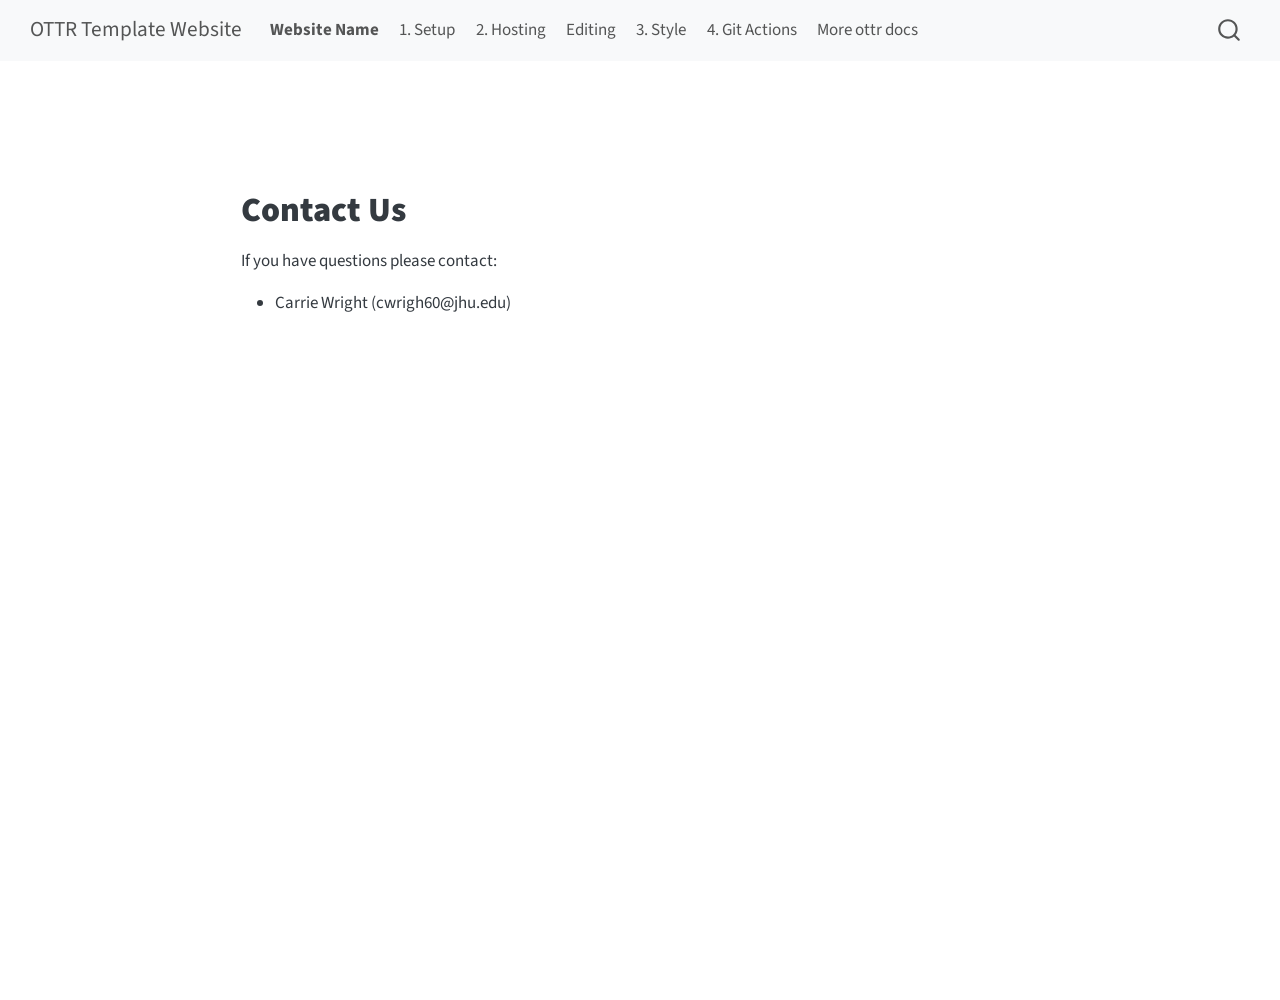
<file: docs/no_toc/contact.html>
<!DOCTYPE html>
<html xmlns="http://www.w3.org/1999/xhtml" lang="en" xml:lang="en"><head>

<meta charset="utf-8">
<meta name="generator" content="quarto-1.5.57">

<meta name="viewport" content="width=device-width, initial-scale=1.0, user-scalable=yes">


<title>Contact Us – OTTR Template Website</title>
<style>
code{white-space: pre-wrap;}
span.smallcaps{font-variant: small-caps;}
div.columns{display: flex; gap: min(4vw, 1.5em);}
div.column{flex: auto; overflow-x: auto;}
div.hanging-indent{margin-left: 1.5em; text-indent: -1.5em;}
ul.task-list{list-style: none;}
ul.task-list li input[type="checkbox"] {
  width: 0.8em;
  margin: 0 0.8em 0.2em -1em; /* quarto-specific, see https://github.com/quarto-dev/quarto-cli/issues/4556 */ 
  vertical-align: middle;
}
</style>


<script src="site_libs/quarto-nav/quarto-nav.js"></script>
<script src="site_libs/quarto-nav/headroom.min.js"></script>
<script src="site_libs/clipboard/clipboard.min.js"></script>
<script src="site_libs/quarto-search/autocomplete.umd.js"></script>
<script src="site_libs/quarto-search/fuse.min.js"></script>
<script src="site_libs/quarto-search/quarto-search.js"></script>
<meta name="quarto:offset" content="./">
<script src="site_libs/quarto-html/quarto.js"></script>
<script src="site_libs/quarto-html/popper.min.js"></script>
<script src="site_libs/quarto-html/tippy.umd.min.js"></script>
<script src="site_libs/quarto-html/anchor.min.js"></script>
<link href="site_libs/quarto-html/tippy.css" rel="stylesheet">
<link href="site_libs/quarto-html/quarto-syntax-highlighting.css" rel="stylesheet" id="quarto-text-highlighting-styles">
<script src="site_libs/bootstrap/bootstrap.min.js"></script>
<link href="site_libs/bootstrap/bootstrap-icons.css" rel="stylesheet">
<link href="site_libs/bootstrap/bootstrap.min.css" rel="stylesheet" id="quarto-bootstrap" data-mode="light">
<script id="quarto-search-options" type="application/json">{
  "location": "navbar",
  "copy-button": false,
  "collapse-after": 3,
  "panel-placement": "end",
  "type": "overlay",
  "limit": 50,
  "keyboard-shortcut": [
    "f",
    "/",
    "s"
  ],
  "show-item-context": false,
  "language": {
    "search-no-results-text": "No results",
    "search-matching-documents-text": "matching documents",
    "search-copy-link-title": "Copy link to search",
    "search-hide-matches-text": "Hide additional matches",
    "search-more-match-text": "more match in this document",
    "search-more-matches-text": "more matches in this document",
    "search-clear-button-title": "Clear",
    "search-text-placeholder": "",
    "search-detached-cancel-button-title": "Cancel",
    "search-submit-button-title": "Submit",
    "search-label": "Search"
  }
}</script>


<link rel="stylesheet" href="styles.css">
</head>

<body class="nav-fixed fullcontent">

<div id="quarto-search-results"></div>
  <header id="quarto-header" class="headroom fixed-top">
    <nav class="navbar navbar-expand-lg " data-bs-theme="dark">
      <div class="navbar-container container-fluid">
      <div class="navbar-brand-container mx-auto">
    <a class="navbar-brand" href="./index.html">
    <span class="navbar-title">OTTR Template Website</span>
    </a>
  </div>
            <div id="quarto-search" class="" title="Search"></div>
          <button class="navbar-toggler" type="button" data-bs-toggle="collapse" data-bs-target="#navbarCollapse" aria-controls="navbarCollapse" role="menu" aria-expanded="false" aria-label="Toggle navigation" onclick="if (window.quartoToggleHeadroom) { window.quartoToggleHeadroom(); }">
  <span class="navbar-toggler-icon"></span>
</button>
          <div class="collapse navbar-collapse" id="navbarCollapse">
            <ul class="navbar-nav navbar-nav-scroll me-auto">
  <li class="nav-item">
    <a class="nav-link" href="./index.html"> <i class="bi bi-fa-home" role="img">
</i> 
<span class="menu-text"><strong>Website Name</strong></span></a>
  </li>  
  <li class="nav-item">
    <a class="nav-link" href="./setup.html"> 
<span class="menu-text">1. Setup</span></a>
  </li>  
  <li class="nav-item">
    <a class="nav-link" href="./hosting.html"> 
<span class="menu-text">2. Hosting</span></a>
  </li>  
  <li class="nav-item">
    <a class="nav-link" href="./editing.html"> 
<span class="menu-text">Editing</span></a>
  </li>  
  <li class="nav-item">
    <a class="nav-link" href="./style.html"> 
<span class="menu-text">3. Style</span></a>
  </li>  
  <li class="nav-item">
    <a class="nav-link" href="./git_actions.html"> 
<span class="menu-text">4. Git Actions</span></a>
  </li>  
  <li class="nav-item">
    <a class="nav-link" href="https://www.ottrproject.org/"> 
<span class="menu-text">More ottr docs</span></a>
  </li>  
</ul>
          </div> <!-- /navcollapse -->
            <div class="quarto-navbar-tools">
</div>
      </div> <!-- /container-fluid -->
    </nav>
</header>
<!-- content -->
<div id="quarto-content" class="quarto-container page-columns page-rows-contents page-layout-article page-navbar">
<!-- sidebar -->
<!-- margin-sidebar -->
    
<!-- main -->
<main class="content" id="quarto-document-content">

<header id="title-block-header" class="quarto-title-block default">
<div class="quarto-title">
<h1 class="title"><strong>Contact Us</strong></h1>
</div>



<div class="quarto-title-meta">

    
  
    
  </div>
  


</header>


<p>If you have questions please contact:</p>
<ul>
<li>Carrie Wright (cwrigh60@jhu.edu)</li>
</ul>



</main> <!-- /main -->
<script id="quarto-html-after-body" type="application/javascript">
window.document.addEventListener("DOMContentLoaded", function (event) {
  const toggleBodyColorMode = (bsSheetEl) => {
    const mode = bsSheetEl.getAttribute("data-mode");
    const bodyEl = window.document.querySelector("body");
    if (mode === "dark") {
      bodyEl.classList.add("quarto-dark");
      bodyEl.classList.remove("quarto-light");
    } else {
      bodyEl.classList.add("quarto-light");
      bodyEl.classList.remove("quarto-dark");
    }
  }
  const toggleBodyColorPrimary = () => {
    const bsSheetEl = window.document.querySelector("link#quarto-bootstrap");
    if (bsSheetEl) {
      toggleBodyColorMode(bsSheetEl);
    }
  }
  toggleBodyColorPrimary();  
  const icon = "";
  const anchorJS = new window.AnchorJS();
  anchorJS.options = {
    placement: 'right',
    icon: icon
  };
  anchorJS.add('.anchored');
  const isCodeAnnotation = (el) => {
    for (const clz of el.classList) {
      if (clz.startsWith('code-annotation-')) {                     
        return true;
      }
    }
    return false;
  }
  const onCopySuccess = function(e) {
    // button target
    const button = e.trigger;
    // don't keep focus
    button.blur();
    // flash "checked"
    button.classList.add('code-copy-button-checked');
    var currentTitle = button.getAttribute("title");
    button.setAttribute("title", "Copied!");
    let tooltip;
    if (window.bootstrap) {
      button.setAttribute("data-bs-toggle", "tooltip");
      button.setAttribute("data-bs-placement", "left");
      button.setAttribute("data-bs-title", "Copied!");
      tooltip = new bootstrap.Tooltip(button, 
        { trigger: "manual", 
          customClass: "code-copy-button-tooltip",
          offset: [0, -8]});
      tooltip.show();    
    }
    setTimeout(function() {
      if (tooltip) {
        tooltip.hide();
        button.removeAttribute("data-bs-title");
        button.removeAttribute("data-bs-toggle");
        button.removeAttribute("data-bs-placement");
      }
      button.setAttribute("title", currentTitle);
      button.classList.remove('code-copy-button-checked');
    }, 1000);
    // clear code selection
    e.clearSelection();
  }
  const getTextToCopy = function(trigger) {
      const codeEl = trigger.previousElementSibling.cloneNode(true);
      for (const childEl of codeEl.children) {
        if (isCodeAnnotation(childEl)) {
          childEl.remove();
        }
      }
      return codeEl.innerText;
  }
  const clipboard = new window.ClipboardJS('.code-copy-button:not([data-in-quarto-modal])', {
    text: getTextToCopy
  });
  clipboard.on('success', onCopySuccess);
  if (window.document.getElementById('quarto-embedded-source-code-modal')) {
    // For code content inside modals, clipBoardJS needs to be initialized with a container option
    // TODO: Check when it could be a function (https://github.com/zenorocha/clipboard.js/issues/860)
    const clipboardModal = new window.ClipboardJS('.code-copy-button[data-in-quarto-modal]', {
      text: getTextToCopy,
      container: window.document.getElementById('quarto-embedded-source-code-modal')
    });
    clipboardModal.on('success', onCopySuccess);
  }
    var localhostRegex = new RegExp(/^(?:http|https):\/\/localhost\:?[0-9]*\//);
    var mailtoRegex = new RegExp(/^mailto:/);
      var filterRegex = new RegExp('/' + window.location.host + '/');
    var isInternal = (href) => {
        return filterRegex.test(href) || localhostRegex.test(href) || mailtoRegex.test(href);
    }
    // Inspect non-navigation links and adorn them if external
 	var links = window.document.querySelectorAll('a[href]:not(.nav-link):not(.navbar-brand):not(.toc-action):not(.sidebar-link):not(.sidebar-item-toggle):not(.pagination-link):not(.no-external):not([aria-hidden]):not(.dropdown-item):not(.quarto-navigation-tool):not(.about-link)');
    for (var i=0; i<links.length; i++) {
      const link = links[i];
      if (!isInternal(link.href)) {
        // undo the damage that might have been done by quarto-nav.js in the case of
        // links that we want to consider external
        if (link.dataset.originalHref !== undefined) {
          link.href = link.dataset.originalHref;
        }
      }
    }
  function tippyHover(el, contentFn, onTriggerFn, onUntriggerFn) {
    const config = {
      allowHTML: true,
      maxWidth: 500,
      delay: 100,
      arrow: false,
      appendTo: function(el) {
          return el.parentElement;
      },
      interactive: true,
      interactiveBorder: 10,
      theme: 'quarto',
      placement: 'bottom-start',
    };
    if (contentFn) {
      config.content = contentFn;
    }
    if (onTriggerFn) {
      config.onTrigger = onTriggerFn;
    }
    if (onUntriggerFn) {
      config.onUntrigger = onUntriggerFn;
    }
    window.tippy(el, config); 
  }
  const noterefs = window.document.querySelectorAll('a[role="doc-noteref"]');
  for (var i=0; i<noterefs.length; i++) {
    const ref = noterefs[i];
    tippyHover(ref, function() {
      // use id or data attribute instead here
      let href = ref.getAttribute('data-footnote-href') || ref.getAttribute('href');
      try { href = new URL(href).hash; } catch {}
      const id = href.replace(/^#\/?/, "");
      const note = window.document.getElementById(id);
      if (note) {
        return note.innerHTML;
      } else {
        return "";
      }
    });
  }
  const xrefs = window.document.querySelectorAll('a.quarto-xref');
  const processXRef = (id, note) => {
    // Strip column container classes
    const stripColumnClz = (el) => {
      el.classList.remove("page-full", "page-columns");
      if (el.children) {
        for (const child of el.children) {
          stripColumnClz(child);
        }
      }
    }
    stripColumnClz(note)
    if (id === null || id.startsWith('sec-')) {
      // Special case sections, only their first couple elements
      const container = document.createElement("div");
      if (note.children && note.children.length > 2) {
        container.appendChild(note.children[0].cloneNode(true));
        for (let i = 1; i < note.children.length; i++) {
          const child = note.children[i];
          if (child.tagName === "P" && child.innerText === "") {
            continue;
          } else {
            container.appendChild(child.cloneNode(true));
            break;
          }
        }
        if (window.Quarto?.typesetMath) {
          window.Quarto.typesetMath(container);
        }
        return container.innerHTML
      } else {
        if (window.Quarto?.typesetMath) {
          window.Quarto.typesetMath(note);
        }
        return note.innerHTML;
      }
    } else {
      // Remove any anchor links if they are present
      const anchorLink = note.querySelector('a.anchorjs-link');
      if (anchorLink) {
        anchorLink.remove();
      }
      if (window.Quarto?.typesetMath) {
        window.Quarto.typesetMath(note);
      }
      // TODO in 1.5, we should make sure this works without a callout special case
      if (note.classList.contains("callout")) {
        return note.outerHTML;
      } else {
        return note.innerHTML;
      }
    }
  }
  for (var i=0; i<xrefs.length; i++) {
    const xref = xrefs[i];
    tippyHover(xref, undefined, function(instance) {
      instance.disable();
      let url = xref.getAttribute('href');
      let hash = undefined; 
      if (url.startsWith('#')) {
        hash = url;
      } else {
        try { hash = new URL(url).hash; } catch {}
      }
      if (hash) {
        const id = hash.replace(/^#\/?/, "");
        const note = window.document.getElementById(id);
        if (note !== null) {
          try {
            const html = processXRef(id, note.cloneNode(true));
            instance.setContent(html);
          } finally {
            instance.enable();
            instance.show();
          }
        } else {
          // See if we can fetch this
          fetch(url.split('#')[0])
          .then(res => res.text())
          .then(html => {
            const parser = new DOMParser();
            const htmlDoc = parser.parseFromString(html, "text/html");
            const note = htmlDoc.getElementById(id);
            if (note !== null) {
              const html = processXRef(id, note);
              instance.setContent(html);
            } 
          }).finally(() => {
            instance.enable();
            instance.show();
          });
        }
      } else {
        // See if we can fetch a full url (with no hash to target)
        // This is a special case and we should probably do some content thinning / targeting
        fetch(url)
        .then(res => res.text())
        .then(html => {
          const parser = new DOMParser();
          const htmlDoc = parser.parseFromString(html, "text/html");
          const note = htmlDoc.querySelector('main.content');
          if (note !== null) {
            // This should only happen for chapter cross references
            // (since there is no id in the URL)
            // remove the first header
            if (note.children.length > 0 && note.children[0].tagName === "HEADER") {
              note.children[0].remove();
            }
            const html = processXRef(null, note);
            instance.setContent(html);
          } 
        }).finally(() => {
          instance.enable();
          instance.show();
        });
      }
    }, function(instance) {
    });
  }
      let selectedAnnoteEl;
      const selectorForAnnotation = ( cell, annotation) => {
        let cellAttr = 'data-code-cell="' + cell + '"';
        let lineAttr = 'data-code-annotation="' +  annotation + '"';
        const selector = 'span[' + cellAttr + '][' + lineAttr + ']';
        return selector;
      }
      const selectCodeLines = (annoteEl) => {
        const doc = window.document;
        const targetCell = annoteEl.getAttribute("data-target-cell");
        const targetAnnotation = annoteEl.getAttribute("data-target-annotation");
        const annoteSpan = window.document.querySelector(selectorForAnnotation(targetCell, targetAnnotation));
        const lines = annoteSpan.getAttribute("data-code-lines").split(",");
        const lineIds = lines.map((line) => {
          return targetCell + "-" + line;
        })
        let top = null;
        let height = null;
        let parent = null;
        if (lineIds.length > 0) {
            //compute the position of the single el (top and bottom and make a div)
            const el = window.document.getElementById(lineIds[0]);
            top = el.offsetTop;
            height = el.offsetHeight;
            parent = el.parentElement.parentElement;
          if (lineIds.length > 1) {
            const lastEl = window.document.getElementById(lineIds[lineIds.length - 1]);
            const bottom = lastEl.offsetTop + lastEl.offsetHeight;
            height = bottom - top;
          }
          if (top !== null && height !== null && parent !== null) {
            // cook up a div (if necessary) and position it 
            let div = window.document.getElementById("code-annotation-line-highlight");
            if (div === null) {
              div = window.document.createElement("div");
              div.setAttribute("id", "code-annotation-line-highlight");
              div.style.position = 'absolute';
              parent.appendChild(div);
            }
            div.style.top = top - 2 + "px";
            div.style.height = height + 4 + "px";
            div.style.left = 0;
            let gutterDiv = window.document.getElementById("code-annotation-line-highlight-gutter");
            if (gutterDiv === null) {
              gutterDiv = window.document.createElement("div");
              gutterDiv.setAttribute("id", "code-annotation-line-highlight-gutter");
              gutterDiv.style.position = 'absolute';
              const codeCell = window.document.getElementById(targetCell);
              const gutter = codeCell.querySelector('.code-annotation-gutter');
              gutter.appendChild(gutterDiv);
            }
            gutterDiv.style.top = top - 2 + "px";
            gutterDiv.style.height = height + 4 + "px";
          }
          selectedAnnoteEl = annoteEl;
        }
      };
      const unselectCodeLines = () => {
        const elementsIds = ["code-annotation-line-highlight", "code-annotation-line-highlight-gutter"];
        elementsIds.forEach((elId) => {
          const div = window.document.getElementById(elId);
          if (div) {
            div.remove();
          }
        });
        selectedAnnoteEl = undefined;
      };
        // Handle positioning of the toggle
    window.addEventListener(
      "resize",
      throttle(() => {
        elRect = undefined;
        if (selectedAnnoteEl) {
          selectCodeLines(selectedAnnoteEl);
        }
      }, 10)
    );
    function throttle(fn, ms) {
    let throttle = false;
    let timer;
      return (...args) => {
        if(!throttle) { // first call gets through
            fn.apply(this, args);
            throttle = true;
        } else { // all the others get throttled
            if(timer) clearTimeout(timer); // cancel #2
            timer = setTimeout(() => {
              fn.apply(this, args);
              timer = throttle = false;
            }, ms);
        }
      };
    }
      // Attach click handler to the DT
      const annoteDls = window.document.querySelectorAll('dt[data-target-cell]');
      for (const annoteDlNode of annoteDls) {
        annoteDlNode.addEventListener('click', (event) => {
          const clickedEl = event.target;
          if (clickedEl !== selectedAnnoteEl) {
            unselectCodeLines();
            const activeEl = window.document.querySelector('dt[data-target-cell].code-annotation-active');
            if (activeEl) {
              activeEl.classList.remove('code-annotation-active');
            }
            selectCodeLines(clickedEl);
            clickedEl.classList.add('code-annotation-active');
          } else {
            // Unselect the line
            unselectCodeLines();
            clickedEl.classList.remove('code-annotation-active');
          }
        });
      }
  const findCites = (el) => {
    const parentEl = el.parentElement;
    if (parentEl) {
      const cites = parentEl.dataset.cites;
      if (cites) {
        return {
          el,
          cites: cites.split(' ')
        };
      } else {
        return findCites(el.parentElement)
      }
    } else {
      return undefined;
    }
  };
  var bibliorefs = window.document.querySelectorAll('a[role="doc-biblioref"]');
  for (var i=0; i<bibliorefs.length; i++) {
    const ref = bibliorefs[i];
    const citeInfo = findCites(ref);
    if (citeInfo) {
      tippyHover(citeInfo.el, function() {
        var popup = window.document.createElement('div');
        citeInfo.cites.forEach(function(cite) {
          var citeDiv = window.document.createElement('div');
          citeDiv.classList.add('hanging-indent');
          citeDiv.classList.add('csl-entry');
          var biblioDiv = window.document.getElementById('ref-' + cite);
          if (biblioDiv) {
            citeDiv.innerHTML = biblioDiv.innerHTML;
          }
          popup.appendChild(citeDiv);
        });
        return popup.innerHTML;
      });
    }
  }
});
</script>
</div> <!-- /content -->




</body></html>
</file>
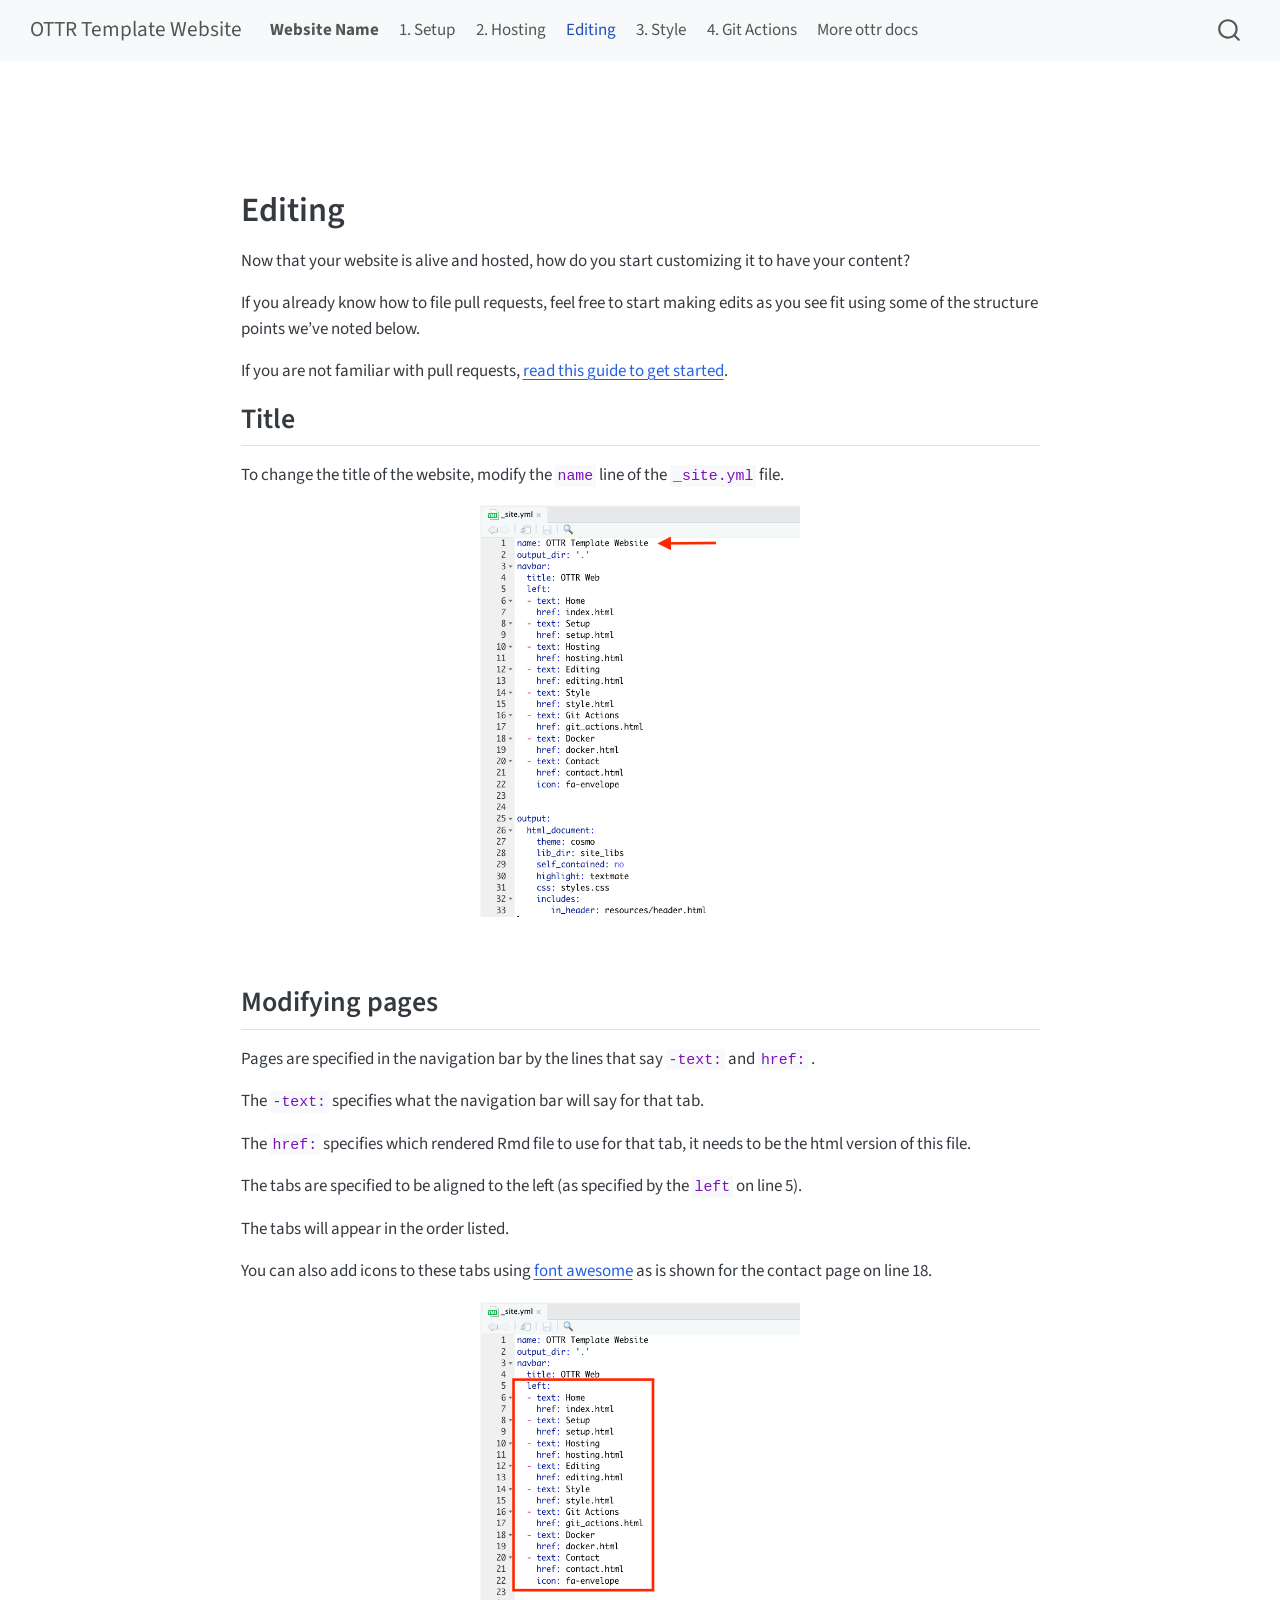
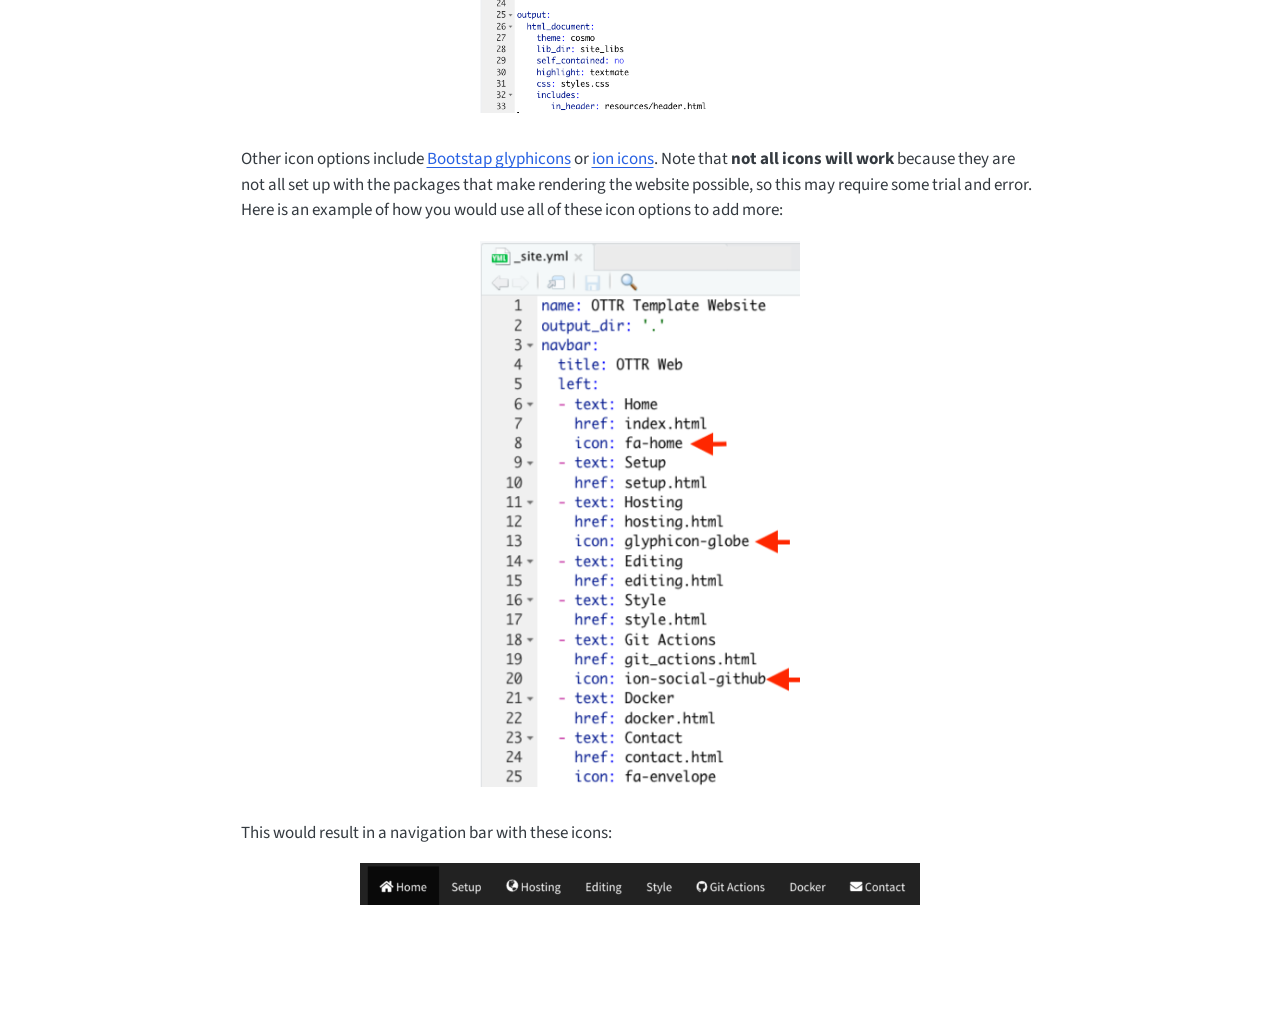
<file: docs/no_toc/editing.html>
<!DOCTYPE html>
<html xmlns="http://www.w3.org/1999/xhtml" lang="en" xml:lang="en"><head>

<meta charset="utf-8">
<meta name="generator" content="quarto-1.5.57">

<meta name="viewport" content="width=device-width, initial-scale=1.0, user-scalable=yes">


<title>Editing – OTTR Template Website</title>
<style>
code{white-space: pre-wrap;}
span.smallcaps{font-variant: small-caps;}
div.columns{display: flex; gap: min(4vw, 1.5em);}
div.column{flex: auto; overflow-x: auto;}
div.hanging-indent{margin-left: 1.5em; text-indent: -1.5em;}
ul.task-list{list-style: none;}
ul.task-list li input[type="checkbox"] {
  width: 0.8em;
  margin: 0 0.8em 0.2em -1em; /* quarto-specific, see https://github.com/quarto-dev/quarto-cli/issues/4556 */ 
  vertical-align: middle;
}
</style>


<script src="site_libs/quarto-nav/quarto-nav.js"></script>
<script src="site_libs/quarto-nav/headroom.min.js"></script>
<script src="site_libs/clipboard/clipboard.min.js"></script>
<script src="site_libs/quarto-search/autocomplete.umd.js"></script>
<script src="site_libs/quarto-search/fuse.min.js"></script>
<script src="site_libs/quarto-search/quarto-search.js"></script>
<meta name="quarto:offset" content="./">
<script src="site_libs/quarto-html/quarto.js"></script>
<script src="site_libs/quarto-html/popper.min.js"></script>
<script src="site_libs/quarto-html/tippy.umd.min.js"></script>
<script src="site_libs/quarto-html/anchor.min.js"></script>
<link href="site_libs/quarto-html/tippy.css" rel="stylesheet">
<link href="site_libs/quarto-html/quarto-syntax-highlighting.css" rel="stylesheet" id="quarto-text-highlighting-styles">
<script src="site_libs/bootstrap/bootstrap.min.js"></script>
<link href="site_libs/bootstrap/bootstrap-icons.css" rel="stylesheet">
<link href="site_libs/bootstrap/bootstrap.min.css" rel="stylesheet" id="quarto-bootstrap" data-mode="light">
<script id="quarto-search-options" type="application/json">{
  "location": "navbar",
  "copy-button": false,
  "collapse-after": 3,
  "panel-placement": "end",
  "type": "overlay",
  "limit": 50,
  "keyboard-shortcut": [
    "f",
    "/",
    "s"
  ],
  "show-item-context": false,
  "language": {
    "search-no-results-text": "No results",
    "search-matching-documents-text": "matching documents",
    "search-copy-link-title": "Copy link to search",
    "search-hide-matches-text": "Hide additional matches",
    "search-more-match-text": "more match in this document",
    "search-more-matches-text": "more matches in this document",
    "search-clear-button-title": "Clear",
    "search-text-placeholder": "",
    "search-detached-cancel-button-title": "Cancel",
    "search-submit-button-title": "Submit",
    "search-label": "Search"
  }
}</script>


<link rel="stylesheet" href="styles.css">
</head>

<body class="nav-fixed fullcontent">

<div id="quarto-search-results"></div>
  <header id="quarto-header" class="headroom fixed-top">
    <nav class="navbar navbar-expand-lg " data-bs-theme="dark">
      <div class="navbar-container container-fluid">
      <div class="navbar-brand-container mx-auto">
    <a class="navbar-brand" href="./index.html">
    <span class="navbar-title">OTTR Template Website</span>
    </a>
  </div>
            <div id="quarto-search" class="" title="Search"></div>
          <button class="navbar-toggler" type="button" data-bs-toggle="collapse" data-bs-target="#navbarCollapse" aria-controls="navbarCollapse" role="menu" aria-expanded="false" aria-label="Toggle navigation" onclick="if (window.quartoToggleHeadroom) { window.quartoToggleHeadroom(); }">
  <span class="navbar-toggler-icon"></span>
</button>
          <div class="collapse navbar-collapse" id="navbarCollapse">
            <ul class="navbar-nav navbar-nav-scroll me-auto">
  <li class="nav-item">
    <a class="nav-link" href="./index.html"> <i class="bi bi-fa-home" role="img">
</i> 
<span class="menu-text"><strong>Website Name</strong></span></a>
  </li>  
  <li class="nav-item">
    <a class="nav-link" href="./setup.html"> 
<span class="menu-text">1. Setup</span></a>
  </li>  
  <li class="nav-item">
    <a class="nav-link" href="./hosting.html"> 
<span class="menu-text">2. Hosting</span></a>
  </li>  
  <li class="nav-item">
    <a class="nav-link active" href="./editing.html" aria-current="page"> 
<span class="menu-text">Editing</span></a>
  </li>  
  <li class="nav-item">
    <a class="nav-link" href="./style.html"> 
<span class="menu-text">3. Style</span></a>
  </li>  
  <li class="nav-item">
    <a class="nav-link" href="./git_actions.html"> 
<span class="menu-text">4. Git Actions</span></a>
  </li>  
  <li class="nav-item">
    <a class="nav-link" href="https://www.ottrproject.org/"> 
<span class="menu-text">More ottr docs</span></a>
  </li>  
</ul>
          </div> <!-- /navcollapse -->
            <div class="quarto-navbar-tools">
</div>
      </div> <!-- /container-fluid -->
    </nav>
</header>
<!-- content -->
<div id="quarto-content" class="quarto-container page-columns page-rows-contents page-layout-article page-navbar">
<!-- sidebar -->
<!-- margin-sidebar -->
    
<!-- main -->
<main class="content" id="quarto-document-content">

<header id="title-block-header" class="quarto-title-block default">
<div class="quarto-title">
<h1 class="title">Editing</h1>
</div>



<div class="quarto-title-meta">

    
  
    
  </div>
  


</header>


<p>Now that your website is alive and hosted, how do you start customizing it to have your content?</p>
<p>If you already know how to file pull requests, feel free to start making edits as you see fit using some of the structure points we’ve noted below.</p>
<p>If you are not familiar with pull requests, <a href="https://www.ottrproject.org/editing_website.html">read this guide to get started</a>.</p>
<section id="title" class="level2">
<h2 class="anchored" data-anchor-id="title">Title</h2>
<p>To change the title of the website, modify the <code>name</code> line of the <code>_site.yml</code> file.</p>
<div class="cell" data-layout-align="center">
<div class="cell-output-display">
<div class="quarto-figure quarto-figure-center">
<figure class="figure">
<p><img src="resources/images/title.png" class="img-fluid quarto-figure quarto-figure-center figure-img" style="width:40.0%" alt="Change title"></p>
</figure>
</div>
</div>
</div>
</section>
<section id="modifying-pages" class="level2">
<h2 class="anchored" data-anchor-id="modifying-pages">Modifying pages</h2>
<p>Pages are specified in the navigation bar by the lines that say <code>-text:</code> and <code>href:</code> .</p>
<p>The <code>-text:</code> specifies what the navigation bar will say for that tab.</p>
<p>The <code>href:</code> specifies which rendered Rmd file to use for that tab, it needs to be the html version of this file.</p>
<p>The tabs are specified to be aligned to the left (as specified by the <code>left</code> on line 5).</p>
<p>The tabs will appear in the order listed.</p>
<p>You can also add icons to these tabs using <a href="https://fontawesome.com/">font awesome</a> as is shown for the contact page on line 18.</p>
<div class="cell" data-layout-align="center">
<div class="cell-output-display">
<div class="quarto-figure quarto-figure-center">
<figure class="figure">
<p><img src="resources/images/page_modification.png" class="img-fluid quarto-figure quarto-figure-center figure-img" style="width:40.0%" alt="Page modification"></p>
</figure>
</div>
</div>
</div>
<p>Other icon options include <a href="https://www.w3schools.com/bootstrap/bootstrap_ref_comp_glyphs.asp">Bootstap glyphicons</a> or <a href="https://ionic.io/ionicons">ion icons</a>. Note that <strong>not all icons will work</strong> because they are not all set up with the packages that make rendering the website possible, so this may require some trial and error. Here is an example of how you would use all of these icon options to add more:</p>
<div class="cell" data-layout-align="center">
<div class="cell-output-display">
<div class="quarto-figure quarto-figure-center">
<figure class="figure">
<p><img src="resources/images/more_icons.png" class="img-fluid quarto-figure quarto-figure-center figure-img" style="width:40.0%" alt="more icon options"></p>
</figure>
</div>
</div>
</div>
<p>This would result in a navigation bar with these icons:</p>
<div class="cell" data-layout-align="center">
<div class="cell-output-display">
<div class="quarto-figure quarto-figure-center">
<figure class="figure">
<p><img src="resources/images/more_icons_result.png" class="img-fluid quarto-figure quarto-figure-center figure-img" style="width:70.0%" alt="more icon options"></p>
</figure>
</div>
</div>
</div>


</section>

</main> <!-- /main -->
<script id="quarto-html-after-body" type="application/javascript">
window.document.addEventListener("DOMContentLoaded", function (event) {
  const toggleBodyColorMode = (bsSheetEl) => {
    const mode = bsSheetEl.getAttribute("data-mode");
    const bodyEl = window.document.querySelector("body");
    if (mode === "dark") {
      bodyEl.classList.add("quarto-dark");
      bodyEl.classList.remove("quarto-light");
    } else {
      bodyEl.classList.add("quarto-light");
      bodyEl.classList.remove("quarto-dark");
    }
  }
  const toggleBodyColorPrimary = () => {
    const bsSheetEl = window.document.querySelector("link#quarto-bootstrap");
    if (bsSheetEl) {
      toggleBodyColorMode(bsSheetEl);
    }
  }
  toggleBodyColorPrimary();  
  const icon = "";
  const anchorJS = new window.AnchorJS();
  anchorJS.options = {
    placement: 'right',
    icon: icon
  };
  anchorJS.add('.anchored');
  const isCodeAnnotation = (el) => {
    for (const clz of el.classList) {
      if (clz.startsWith('code-annotation-')) {                     
        return true;
      }
    }
    return false;
  }
  const onCopySuccess = function(e) {
    // button target
    const button = e.trigger;
    // don't keep focus
    button.blur();
    // flash "checked"
    button.classList.add('code-copy-button-checked');
    var currentTitle = button.getAttribute("title");
    button.setAttribute("title", "Copied!");
    let tooltip;
    if (window.bootstrap) {
      button.setAttribute("data-bs-toggle", "tooltip");
      button.setAttribute("data-bs-placement", "left");
      button.setAttribute("data-bs-title", "Copied!");
      tooltip = new bootstrap.Tooltip(button, 
        { trigger: "manual", 
          customClass: "code-copy-button-tooltip",
          offset: [0, -8]});
      tooltip.show();    
    }
    setTimeout(function() {
      if (tooltip) {
        tooltip.hide();
        button.removeAttribute("data-bs-title");
        button.removeAttribute("data-bs-toggle");
        button.removeAttribute("data-bs-placement");
      }
      button.setAttribute("title", currentTitle);
      button.classList.remove('code-copy-button-checked');
    }, 1000);
    // clear code selection
    e.clearSelection();
  }
  const getTextToCopy = function(trigger) {
      const codeEl = trigger.previousElementSibling.cloneNode(true);
      for (const childEl of codeEl.children) {
        if (isCodeAnnotation(childEl)) {
          childEl.remove();
        }
      }
      return codeEl.innerText;
  }
  const clipboard = new window.ClipboardJS('.code-copy-button:not([data-in-quarto-modal])', {
    text: getTextToCopy
  });
  clipboard.on('success', onCopySuccess);
  if (window.document.getElementById('quarto-embedded-source-code-modal')) {
    // For code content inside modals, clipBoardJS needs to be initialized with a container option
    // TODO: Check when it could be a function (https://github.com/zenorocha/clipboard.js/issues/860)
    const clipboardModal = new window.ClipboardJS('.code-copy-button[data-in-quarto-modal]', {
      text: getTextToCopy,
      container: window.document.getElementById('quarto-embedded-source-code-modal')
    });
    clipboardModal.on('success', onCopySuccess);
  }
    var localhostRegex = new RegExp(/^(?:http|https):\/\/localhost\:?[0-9]*\//);
    var mailtoRegex = new RegExp(/^mailto:/);
      var filterRegex = new RegExp('/' + window.location.host + '/');
    var isInternal = (href) => {
        return filterRegex.test(href) || localhostRegex.test(href) || mailtoRegex.test(href);
    }
    // Inspect non-navigation links and adorn them if external
 	var links = window.document.querySelectorAll('a[href]:not(.nav-link):not(.navbar-brand):not(.toc-action):not(.sidebar-link):not(.sidebar-item-toggle):not(.pagination-link):not(.no-external):not([aria-hidden]):not(.dropdown-item):not(.quarto-navigation-tool):not(.about-link)');
    for (var i=0; i<links.length; i++) {
      const link = links[i];
      if (!isInternal(link.href)) {
        // undo the damage that might have been done by quarto-nav.js in the case of
        // links that we want to consider external
        if (link.dataset.originalHref !== undefined) {
          link.href = link.dataset.originalHref;
        }
      }
    }
  function tippyHover(el, contentFn, onTriggerFn, onUntriggerFn) {
    const config = {
      allowHTML: true,
      maxWidth: 500,
      delay: 100,
      arrow: false,
      appendTo: function(el) {
          return el.parentElement;
      },
      interactive: true,
      interactiveBorder: 10,
      theme: 'quarto',
      placement: 'bottom-start',
    };
    if (contentFn) {
      config.content = contentFn;
    }
    if (onTriggerFn) {
      config.onTrigger = onTriggerFn;
    }
    if (onUntriggerFn) {
      config.onUntrigger = onUntriggerFn;
    }
    window.tippy(el, config); 
  }
  const noterefs = window.document.querySelectorAll('a[role="doc-noteref"]');
  for (var i=0; i<noterefs.length; i++) {
    const ref = noterefs[i];
    tippyHover(ref, function() {
      // use id or data attribute instead here
      let href = ref.getAttribute('data-footnote-href') || ref.getAttribute('href');
      try { href = new URL(href).hash; } catch {}
      const id = href.replace(/^#\/?/, "");
      const note = window.document.getElementById(id);
      if (note) {
        return note.innerHTML;
      } else {
        return "";
      }
    });
  }
  const xrefs = window.document.querySelectorAll('a.quarto-xref');
  const processXRef = (id, note) => {
    // Strip column container classes
    const stripColumnClz = (el) => {
      el.classList.remove("page-full", "page-columns");
      if (el.children) {
        for (const child of el.children) {
          stripColumnClz(child);
        }
      }
    }
    stripColumnClz(note)
    if (id === null || id.startsWith('sec-')) {
      // Special case sections, only their first couple elements
      const container = document.createElement("div");
      if (note.children && note.children.length > 2) {
        container.appendChild(note.children[0].cloneNode(true));
        for (let i = 1; i < note.children.length; i++) {
          const child = note.children[i];
          if (child.tagName === "P" && child.innerText === "") {
            continue;
          } else {
            container.appendChild(child.cloneNode(true));
            break;
          }
        }
        if (window.Quarto?.typesetMath) {
          window.Quarto.typesetMath(container);
        }
        return container.innerHTML
      } else {
        if (window.Quarto?.typesetMath) {
          window.Quarto.typesetMath(note);
        }
        return note.innerHTML;
      }
    } else {
      // Remove any anchor links if they are present
      const anchorLink = note.querySelector('a.anchorjs-link');
      if (anchorLink) {
        anchorLink.remove();
      }
      if (window.Quarto?.typesetMath) {
        window.Quarto.typesetMath(note);
      }
      // TODO in 1.5, we should make sure this works without a callout special case
      if (note.classList.contains("callout")) {
        return note.outerHTML;
      } else {
        return note.innerHTML;
      }
    }
  }
  for (var i=0; i<xrefs.length; i++) {
    const xref = xrefs[i];
    tippyHover(xref, undefined, function(instance) {
      instance.disable();
      let url = xref.getAttribute('href');
      let hash = undefined; 
      if (url.startsWith('#')) {
        hash = url;
      } else {
        try { hash = new URL(url).hash; } catch {}
      }
      if (hash) {
        const id = hash.replace(/^#\/?/, "");
        const note = window.document.getElementById(id);
        if (note !== null) {
          try {
            const html = processXRef(id, note.cloneNode(true));
            instance.setContent(html);
          } finally {
            instance.enable();
            instance.show();
          }
        } else {
          // See if we can fetch this
          fetch(url.split('#')[0])
          .then(res => res.text())
          .then(html => {
            const parser = new DOMParser();
            const htmlDoc = parser.parseFromString(html, "text/html");
            const note = htmlDoc.getElementById(id);
            if (note !== null) {
              const html = processXRef(id, note);
              instance.setContent(html);
            } 
          }).finally(() => {
            instance.enable();
            instance.show();
          });
        }
      } else {
        // See if we can fetch a full url (with no hash to target)
        // This is a special case and we should probably do some content thinning / targeting
        fetch(url)
        .then(res => res.text())
        .then(html => {
          const parser = new DOMParser();
          const htmlDoc = parser.parseFromString(html, "text/html");
          const note = htmlDoc.querySelector('main.content');
          if (note !== null) {
            // This should only happen for chapter cross references
            // (since there is no id in the URL)
            // remove the first header
            if (note.children.length > 0 && note.children[0].tagName === "HEADER") {
              note.children[0].remove();
            }
            const html = processXRef(null, note);
            instance.setContent(html);
          } 
        }).finally(() => {
          instance.enable();
          instance.show();
        });
      }
    }, function(instance) {
    });
  }
      let selectedAnnoteEl;
      const selectorForAnnotation = ( cell, annotation) => {
        let cellAttr = 'data-code-cell="' + cell + '"';
        let lineAttr = 'data-code-annotation="' +  annotation + '"';
        const selector = 'span[' + cellAttr + '][' + lineAttr + ']';
        return selector;
      }
      const selectCodeLines = (annoteEl) => {
        const doc = window.document;
        const targetCell = annoteEl.getAttribute("data-target-cell");
        const targetAnnotation = annoteEl.getAttribute("data-target-annotation");
        const annoteSpan = window.document.querySelector(selectorForAnnotation(targetCell, targetAnnotation));
        const lines = annoteSpan.getAttribute("data-code-lines").split(",");
        const lineIds = lines.map((line) => {
          return targetCell + "-" + line;
        })
        let top = null;
        let height = null;
        let parent = null;
        if (lineIds.length > 0) {
            //compute the position of the single el (top and bottom and make a div)
            const el = window.document.getElementById(lineIds[0]);
            top = el.offsetTop;
            height = el.offsetHeight;
            parent = el.parentElement.parentElement;
          if (lineIds.length > 1) {
            const lastEl = window.document.getElementById(lineIds[lineIds.length - 1]);
            const bottom = lastEl.offsetTop + lastEl.offsetHeight;
            height = bottom - top;
          }
          if (top !== null && height !== null && parent !== null) {
            // cook up a div (if necessary) and position it 
            let div = window.document.getElementById("code-annotation-line-highlight");
            if (div === null) {
              div = window.document.createElement("div");
              div.setAttribute("id", "code-annotation-line-highlight");
              div.style.position = 'absolute';
              parent.appendChild(div);
            }
            div.style.top = top - 2 + "px";
            div.style.height = height + 4 + "px";
            div.style.left = 0;
            let gutterDiv = window.document.getElementById("code-annotation-line-highlight-gutter");
            if (gutterDiv === null) {
              gutterDiv = window.document.createElement("div");
              gutterDiv.setAttribute("id", "code-annotation-line-highlight-gutter");
              gutterDiv.style.position = 'absolute';
              const codeCell = window.document.getElementById(targetCell);
              const gutter = codeCell.querySelector('.code-annotation-gutter');
              gutter.appendChild(gutterDiv);
            }
            gutterDiv.style.top = top - 2 + "px";
            gutterDiv.style.height = height + 4 + "px";
          }
          selectedAnnoteEl = annoteEl;
        }
      };
      const unselectCodeLines = () => {
        const elementsIds = ["code-annotation-line-highlight", "code-annotation-line-highlight-gutter"];
        elementsIds.forEach((elId) => {
          const div = window.document.getElementById(elId);
          if (div) {
            div.remove();
          }
        });
        selectedAnnoteEl = undefined;
      };
        // Handle positioning of the toggle
    window.addEventListener(
      "resize",
      throttle(() => {
        elRect = undefined;
        if (selectedAnnoteEl) {
          selectCodeLines(selectedAnnoteEl);
        }
      }, 10)
    );
    function throttle(fn, ms) {
    let throttle = false;
    let timer;
      return (...args) => {
        if(!throttle) { // first call gets through
            fn.apply(this, args);
            throttle = true;
        } else { // all the others get throttled
            if(timer) clearTimeout(timer); // cancel #2
            timer = setTimeout(() => {
              fn.apply(this, args);
              timer = throttle = false;
            }, ms);
        }
      };
    }
      // Attach click handler to the DT
      const annoteDls = window.document.querySelectorAll('dt[data-target-cell]');
      for (const annoteDlNode of annoteDls) {
        annoteDlNode.addEventListener('click', (event) => {
          const clickedEl = event.target;
          if (clickedEl !== selectedAnnoteEl) {
            unselectCodeLines();
            const activeEl = window.document.querySelector('dt[data-target-cell].code-annotation-active');
            if (activeEl) {
              activeEl.classList.remove('code-annotation-active');
            }
            selectCodeLines(clickedEl);
            clickedEl.classList.add('code-annotation-active');
          } else {
            // Unselect the line
            unselectCodeLines();
            clickedEl.classList.remove('code-annotation-active');
          }
        });
      }
  const findCites = (el) => {
    const parentEl = el.parentElement;
    if (parentEl) {
      const cites = parentEl.dataset.cites;
      if (cites) {
        return {
          el,
          cites: cites.split(' ')
        };
      } else {
        return findCites(el.parentElement)
      }
    } else {
      return undefined;
    }
  };
  var bibliorefs = window.document.querySelectorAll('a[role="doc-biblioref"]');
  for (var i=0; i<bibliorefs.length; i++) {
    const ref = bibliorefs[i];
    const citeInfo = findCites(ref);
    if (citeInfo) {
      tippyHover(citeInfo.el, function() {
        var popup = window.document.createElement('div');
        citeInfo.cites.forEach(function(cite) {
          var citeDiv = window.document.createElement('div');
          citeDiv.classList.add('hanging-indent');
          citeDiv.classList.add('csl-entry');
          var biblioDiv = window.document.getElementById('ref-' + cite);
          if (biblioDiv) {
            citeDiv.innerHTML = biblioDiv.innerHTML;
          }
          popup.appendChild(citeDiv);
        });
        return popup.innerHTML;
      });
    }
  }
});
</script>
</div> <!-- /content -->




</body></html>
</file>
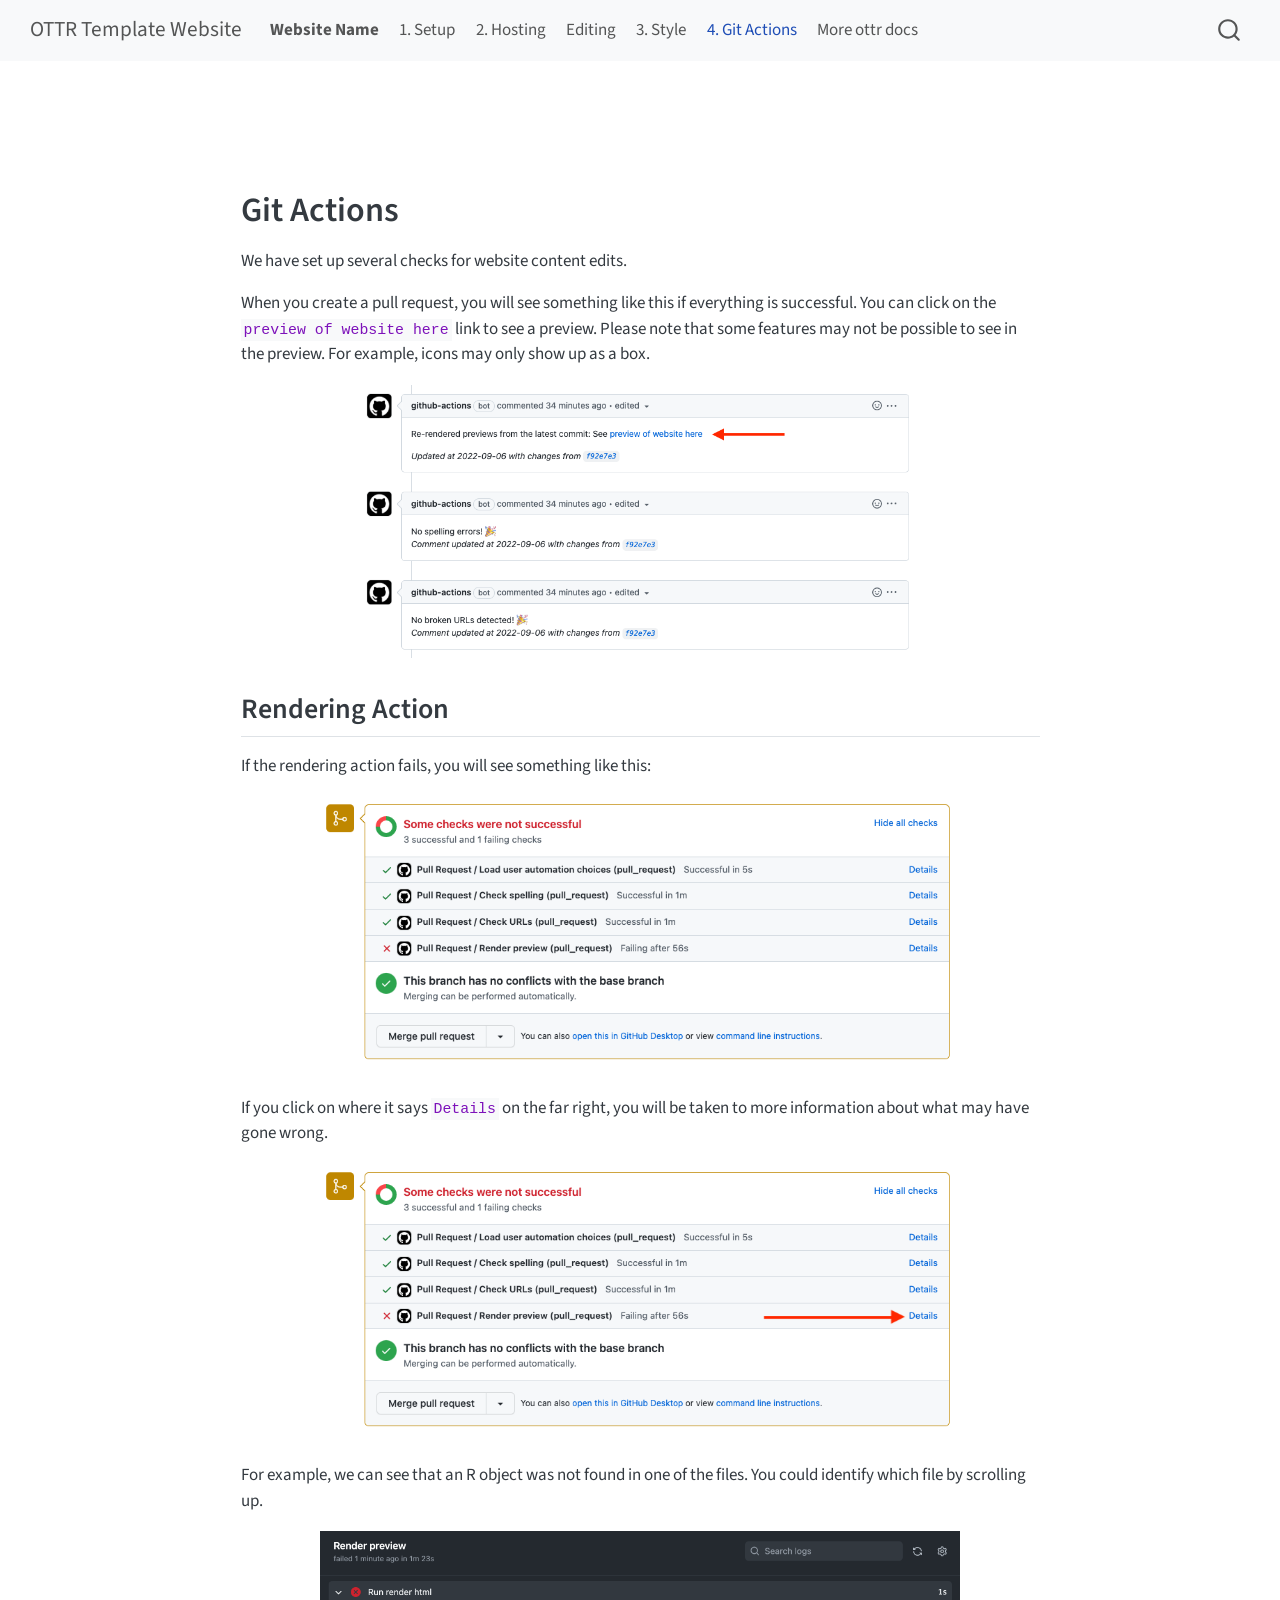
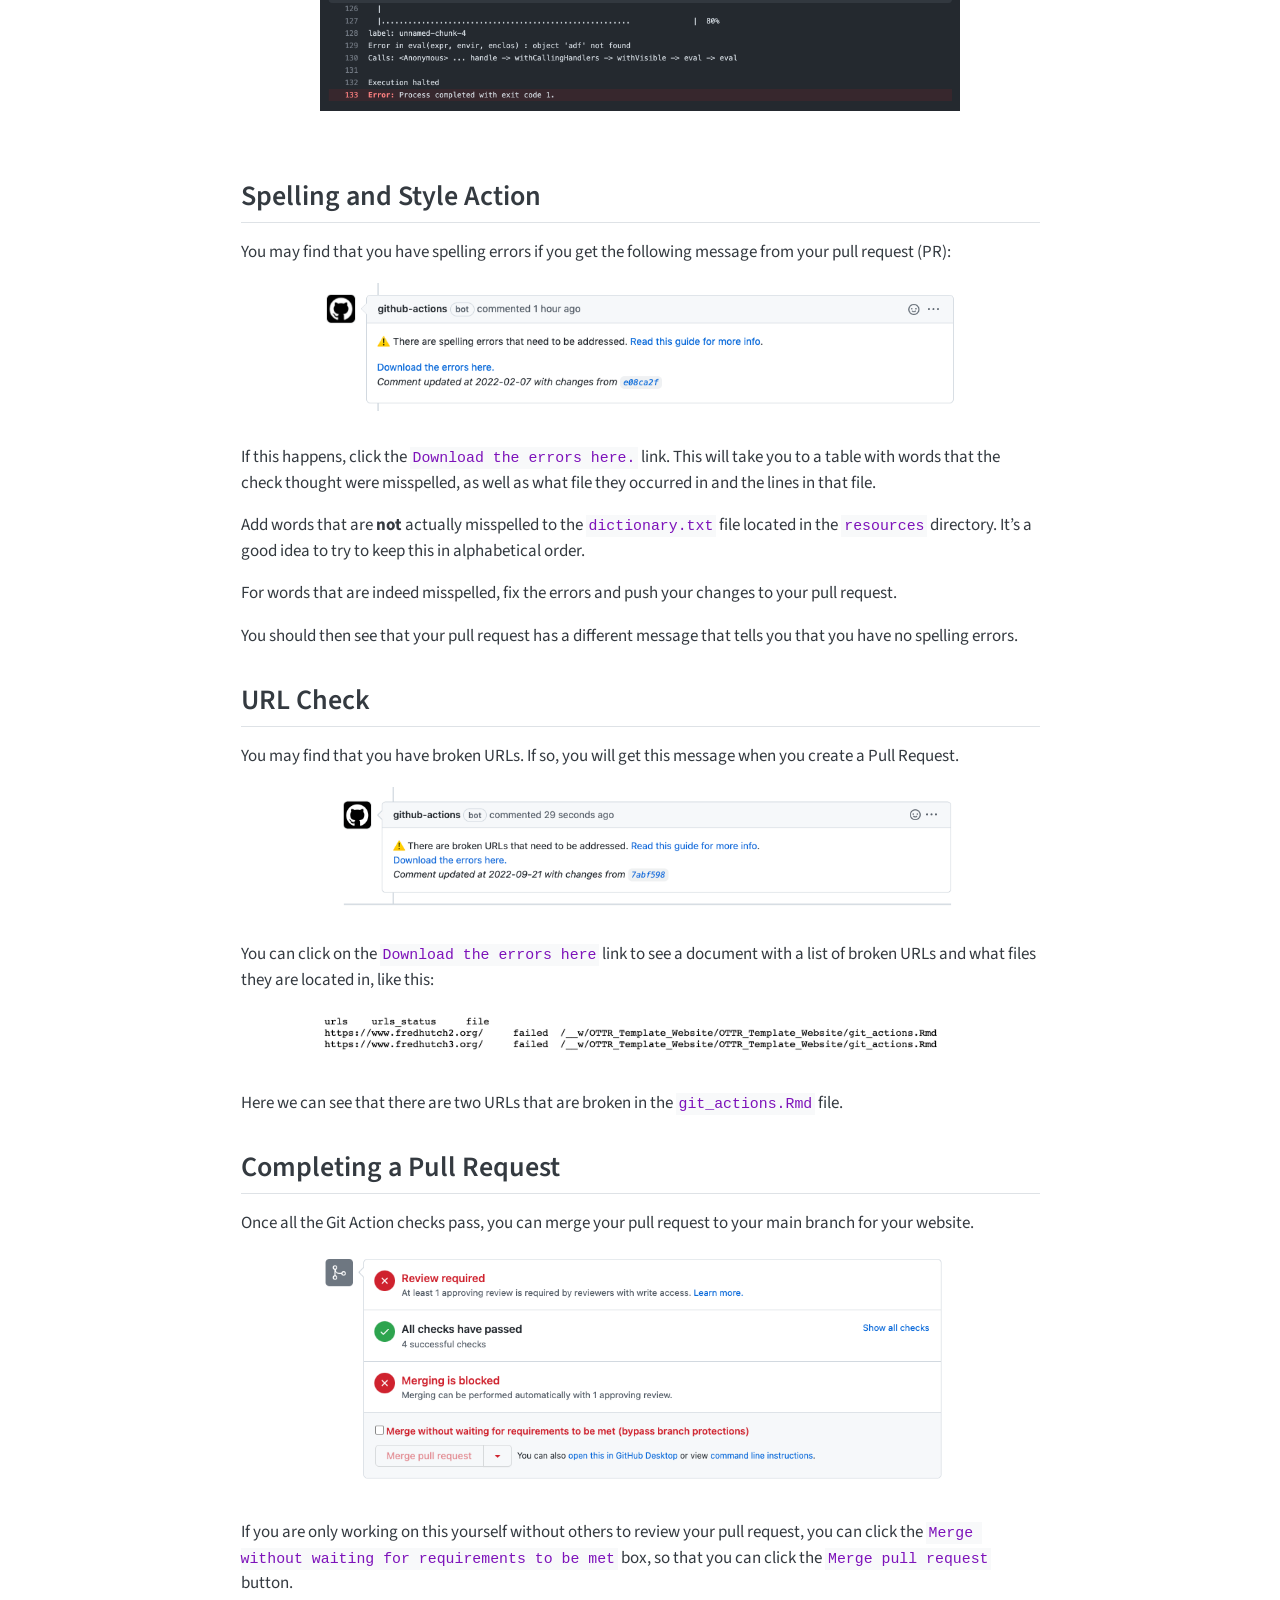
<file: docs/no_toc/git_actions.html>
<!DOCTYPE html>
<html xmlns="http://www.w3.org/1999/xhtml" lang="en" xml:lang="en"><head>

<meta charset="utf-8">
<meta name="generator" content="quarto-1.5.57">

<meta name="viewport" content="width=device-width, initial-scale=1.0, user-scalable=yes">


<title>Git Actions – OTTR Template Website</title>
<style>
code{white-space: pre-wrap;}
span.smallcaps{font-variant: small-caps;}
div.columns{display: flex; gap: min(4vw, 1.5em);}
div.column{flex: auto; overflow-x: auto;}
div.hanging-indent{margin-left: 1.5em; text-indent: -1.5em;}
ul.task-list{list-style: none;}
ul.task-list li input[type="checkbox"] {
  width: 0.8em;
  margin: 0 0.8em 0.2em -1em; /* quarto-specific, see https://github.com/quarto-dev/quarto-cli/issues/4556 */ 
  vertical-align: middle;
}
</style>


<script src="site_libs/quarto-nav/quarto-nav.js"></script>
<script src="site_libs/quarto-nav/headroom.min.js"></script>
<script src="site_libs/clipboard/clipboard.min.js"></script>
<script src="site_libs/quarto-search/autocomplete.umd.js"></script>
<script src="site_libs/quarto-search/fuse.min.js"></script>
<script src="site_libs/quarto-search/quarto-search.js"></script>
<meta name="quarto:offset" content="./">
<script src="site_libs/quarto-html/quarto.js"></script>
<script src="site_libs/quarto-html/popper.min.js"></script>
<script src="site_libs/quarto-html/tippy.umd.min.js"></script>
<script src="site_libs/quarto-html/anchor.min.js"></script>
<link href="site_libs/quarto-html/tippy.css" rel="stylesheet">
<link href="site_libs/quarto-html/quarto-syntax-highlighting.css" rel="stylesheet" id="quarto-text-highlighting-styles">
<script src="site_libs/bootstrap/bootstrap.min.js"></script>
<link href="site_libs/bootstrap/bootstrap-icons.css" rel="stylesheet">
<link href="site_libs/bootstrap/bootstrap.min.css" rel="stylesheet" id="quarto-bootstrap" data-mode="light">
<script id="quarto-search-options" type="application/json">{
  "location": "navbar",
  "copy-button": false,
  "collapse-after": 3,
  "panel-placement": "end",
  "type": "overlay",
  "limit": 50,
  "keyboard-shortcut": [
    "f",
    "/",
    "s"
  ],
  "show-item-context": false,
  "language": {
    "search-no-results-text": "No results",
    "search-matching-documents-text": "matching documents",
    "search-copy-link-title": "Copy link to search",
    "search-hide-matches-text": "Hide additional matches",
    "search-more-match-text": "more match in this document",
    "search-more-matches-text": "more matches in this document",
    "search-clear-button-title": "Clear",
    "search-text-placeholder": "",
    "search-detached-cancel-button-title": "Cancel",
    "search-submit-button-title": "Submit",
    "search-label": "Search"
  }
}</script>


<link rel="stylesheet" href="styles.css">
</head>

<body class="nav-fixed fullcontent">

<div id="quarto-search-results"></div>
  <header id="quarto-header" class="headroom fixed-top">
    <nav class="navbar navbar-expand-lg " data-bs-theme="dark">
      <div class="navbar-container container-fluid">
      <div class="navbar-brand-container mx-auto">
    <a class="navbar-brand" href="./index.html">
    <span class="navbar-title">OTTR Template Website</span>
    </a>
  </div>
            <div id="quarto-search" class="" title="Search"></div>
          <button class="navbar-toggler" type="button" data-bs-toggle="collapse" data-bs-target="#navbarCollapse" aria-controls="navbarCollapse" role="menu" aria-expanded="false" aria-label="Toggle navigation" onclick="if (window.quartoToggleHeadroom) { window.quartoToggleHeadroom(); }">
  <span class="navbar-toggler-icon"></span>
</button>
          <div class="collapse navbar-collapse" id="navbarCollapse">
            <ul class="navbar-nav navbar-nav-scroll me-auto">
  <li class="nav-item">
    <a class="nav-link" href="./index.html"> <i class="bi bi-fa-home" role="img">
</i> 
<span class="menu-text"><strong>Website Name</strong></span></a>
  </li>  
  <li class="nav-item">
    <a class="nav-link" href="./setup.html"> 
<span class="menu-text">1. Setup</span></a>
  </li>  
  <li class="nav-item">
    <a class="nav-link" href="./hosting.html"> 
<span class="menu-text">2. Hosting</span></a>
  </li>  
  <li class="nav-item">
    <a class="nav-link" href="./editing.html"> 
<span class="menu-text">Editing</span></a>
  </li>  
  <li class="nav-item">
    <a class="nav-link" href="./style.html"> 
<span class="menu-text">3. Style</span></a>
  </li>  
  <li class="nav-item">
    <a class="nav-link active" href="./git_actions.html" aria-current="page"> 
<span class="menu-text">4. Git Actions</span></a>
  </li>  
  <li class="nav-item">
    <a class="nav-link" href="https://www.ottrproject.org/"> 
<span class="menu-text">More ottr docs</span></a>
  </li>  
</ul>
          </div> <!-- /navcollapse -->
            <div class="quarto-navbar-tools">
</div>
      </div> <!-- /container-fluid -->
    </nav>
</header>
<!-- content -->
<div id="quarto-content" class="quarto-container page-columns page-rows-contents page-layout-article page-navbar">
<!-- sidebar -->
<!-- margin-sidebar -->
    
<!-- main -->
<main class="content" id="quarto-document-content">

<header id="title-block-header" class="quarto-title-block default">
<div class="quarto-title">
<h1 class="title">Git Actions</h1>
</div>



<div class="quarto-title-meta">

    
  
    
  </div>
  


</header>


<p>We have set up several checks for website content edits.</p>
<p>When you create a pull request, you will see something like this if everything is successful. You can click on the <code>preview of website here</code> link to see a preview. Please note that some features may not be possible to see in the preview. For example, icons may only show up as a box.</p>
<div class="cell" data-layout-align="center">
<div class="cell-output-display">
<div class="quarto-figure quarto-figure-center">
<figure class="figure">
<p><img src="resources/images/checks.png" class="img-fluid quarto-figure quarto-figure-center figure-img" style="width:70.0%" alt="pull request checks"></p>
</figure>
</div>
</div>
</div>
<section id="rendering-action" class="level2">
<h2 class="anchored" data-anchor-id="rendering-action">Rendering Action</h2>
<p>If the rendering action fails, you will see something like this:</p>
<div class="cell" data-layout-align="center">
<div class="cell-output-display">
<div class="quarto-figure quarto-figure-center">
<figure class="figure">
<p><img src="resources/images/render_fail.png" class="img-fluid quarto-figure quarto-figure-center figure-img" style="width:80.0%" alt="render issue pull request image"></p>
</figure>
</div>
</div>
</div>
<p>If you click on where it says <code>Details</code> on the far right, you will be taken to more information about what may have gone wrong.</p>
<div class="cell" data-layout-align="center">
<div class="cell-output-display">
<div class="quarto-figure quarto-figure-center">
<figure class="figure">
<p><img src="resources/images/render_fail2.png" class="img-fluid quarto-figure quarto-figure-center figure-img" style="width:80.0%" alt="render issue pull request image"></p>
</figure>
</div>
</div>
</div>
<p>For example, we can see that an R object was not found in one of the files. You could identify which file by scrolling up.</p>
<div class="cell" data-layout-align="center">
<div class="cell-output-display">
<div class="quarto-figure quarto-figure-center">
<figure class="figure">
<p><img src="resources/images/render_fail_details.png" class="img-fluid quarto-figure quarto-figure-center figure-img" style="width:80.0%" alt="render issue pull request image"></p>
</figure>
</div>
</div>
</div>
</section>
<section id="spelling-and-style-action" class="level2">
<h2 class="anchored" data-anchor-id="spelling-and-style-action">Spelling and Style Action</h2>
<p>You may find that you have spelling errors if you get the following message from your pull request (PR):</p>
<div class="cell" data-layout-align="center">
<div class="cell-output-display">
<div class="quarto-figure quarto-figure-center">
<figure class="figure">
<p><img src="resources/images/spelling.png" class="img-fluid quarto-figure quarto-figure-center figure-img" style="width:80.0%" alt="spelling issue pull request image"></p>
</figure>
</div>
</div>
</div>
<p>If this happens, click the <code>Download the errors here.</code> link. This will take you to a table with words that the check thought were misspelled, as well as what file they occurred in and the lines in that file.</p>
<p>Add words that are <strong>not</strong> actually misspelled to the <code>dictionary.txt</code> file located in the <code>resources</code> directory. It’s a good idea to try to keep this in alphabetical order.</p>
<p>For words that are indeed misspelled, fix the errors and push your changes to your pull request.</p>
<p>You should then see that your pull request has a different message that tells you that you have no spelling errors.</p>
</section>
<section id="url-check" class="level2">
<h2 class="anchored" data-anchor-id="url-check">URL Check</h2>
<p>You may find that you have broken URLs. If so, you will get this message when you create a Pull Request.</p>
<div class="cell" data-layout-align="center">
<div class="cell-output-display">
<div class="quarto-figure quarto-figure-center">
<figure class="figure">
<p><img src="resources/images/url_check.png" class="img-fluid quarto-figure quarto-figure-center figure-img" style="width:80.0%" alt="URL issue pull request image"></p>
</figure>
</div>
</div>
</div>
<p>You can click on the <code>Download the errors here</code> link to see a document with a list of broken URLs and what files they are located in, like this:</p>
<div class="cell" data-layout-align="center">
<div class="cell-output-display">
<div class="quarto-figure quarto-figure-center">
<figure class="figure">
<p><img src="resources/images/urls.png" class="img-fluid quarto-figure quarto-figure-center figure-img" style="width:80.0%" alt="broken url list"></p>
</figure>
</div>
</div>
</div>
<p>Here we can see that there are two URLs that are broken in the <code>git_actions.Rmd</code> file.</p>
</section>
<section id="completing-a-pull-request" class="level2">
<h2 class="anchored" data-anchor-id="completing-a-pull-request">Completing a Pull Request</h2>
<p>Once all the Git Action checks pass, you can merge your pull request to your main branch for your website.</p>
<div class="cell" data-layout-align="center">
<div class="cell-output-display">
<div class="quarto-figure quarto-figure-center">
<figure class="figure">
<p><img src="resources/images/checks2.png" class="img-fluid quarto-figure quarto-figure-center figure-img" style="width:80.0%" alt="finishing a pull request"></p>
</figure>
</div>
</div>
</div>
<p>If you are only working on this yourself without others to review your pull request, you can click the <code>Merge without waiting for requirements to be met</code> box, so that you can click the <code>Merge pull request</code> button.</p>


</section>

</main> <!-- /main -->
<script id="quarto-html-after-body" type="application/javascript">
window.document.addEventListener("DOMContentLoaded", function (event) {
  const toggleBodyColorMode = (bsSheetEl) => {
    const mode = bsSheetEl.getAttribute("data-mode");
    const bodyEl = window.document.querySelector("body");
    if (mode === "dark") {
      bodyEl.classList.add("quarto-dark");
      bodyEl.classList.remove("quarto-light");
    } else {
      bodyEl.classList.add("quarto-light");
      bodyEl.classList.remove("quarto-dark");
    }
  }
  const toggleBodyColorPrimary = () => {
    const bsSheetEl = window.document.querySelector("link#quarto-bootstrap");
    if (bsSheetEl) {
      toggleBodyColorMode(bsSheetEl);
    }
  }
  toggleBodyColorPrimary();  
  const icon = "";
  const anchorJS = new window.AnchorJS();
  anchorJS.options = {
    placement: 'right',
    icon: icon
  };
  anchorJS.add('.anchored');
  const isCodeAnnotation = (el) => {
    for (const clz of el.classList) {
      if (clz.startsWith('code-annotation-')) {                     
        return true;
      }
    }
    return false;
  }
  const onCopySuccess = function(e) {
    // button target
    const button = e.trigger;
    // don't keep focus
    button.blur();
    // flash "checked"
    button.classList.add('code-copy-button-checked');
    var currentTitle = button.getAttribute("title");
    button.setAttribute("title", "Copied!");
    let tooltip;
    if (window.bootstrap) {
      button.setAttribute("data-bs-toggle", "tooltip");
      button.setAttribute("data-bs-placement", "left");
      button.setAttribute("data-bs-title", "Copied!");
      tooltip = new bootstrap.Tooltip(button, 
        { trigger: "manual", 
          customClass: "code-copy-button-tooltip",
          offset: [0, -8]});
      tooltip.show();    
    }
    setTimeout(function() {
      if (tooltip) {
        tooltip.hide();
        button.removeAttribute("data-bs-title");
        button.removeAttribute("data-bs-toggle");
        button.removeAttribute("data-bs-placement");
      }
      button.setAttribute("title", currentTitle);
      button.classList.remove('code-copy-button-checked');
    }, 1000);
    // clear code selection
    e.clearSelection();
  }
  const getTextToCopy = function(trigger) {
      const codeEl = trigger.previousElementSibling.cloneNode(true);
      for (const childEl of codeEl.children) {
        if (isCodeAnnotation(childEl)) {
          childEl.remove();
        }
      }
      return codeEl.innerText;
  }
  const clipboard = new window.ClipboardJS('.code-copy-button:not([data-in-quarto-modal])', {
    text: getTextToCopy
  });
  clipboard.on('success', onCopySuccess);
  if (window.document.getElementById('quarto-embedded-source-code-modal')) {
    // For code content inside modals, clipBoardJS needs to be initialized with a container option
    // TODO: Check when it could be a function (https://github.com/zenorocha/clipboard.js/issues/860)
    const clipboardModal = new window.ClipboardJS('.code-copy-button[data-in-quarto-modal]', {
      text: getTextToCopy,
      container: window.document.getElementById('quarto-embedded-source-code-modal')
    });
    clipboardModal.on('success', onCopySuccess);
  }
    var localhostRegex = new RegExp(/^(?:http|https):\/\/localhost\:?[0-9]*\//);
    var mailtoRegex = new RegExp(/^mailto:/);
      var filterRegex = new RegExp('/' + window.location.host + '/');
    var isInternal = (href) => {
        return filterRegex.test(href) || localhostRegex.test(href) || mailtoRegex.test(href);
    }
    // Inspect non-navigation links and adorn them if external
 	var links = window.document.querySelectorAll('a[href]:not(.nav-link):not(.navbar-brand):not(.toc-action):not(.sidebar-link):not(.sidebar-item-toggle):not(.pagination-link):not(.no-external):not([aria-hidden]):not(.dropdown-item):not(.quarto-navigation-tool):not(.about-link)');
    for (var i=0; i<links.length; i++) {
      const link = links[i];
      if (!isInternal(link.href)) {
        // undo the damage that might have been done by quarto-nav.js in the case of
        // links that we want to consider external
        if (link.dataset.originalHref !== undefined) {
          link.href = link.dataset.originalHref;
        }
      }
    }
  function tippyHover(el, contentFn, onTriggerFn, onUntriggerFn) {
    const config = {
      allowHTML: true,
      maxWidth: 500,
      delay: 100,
      arrow: false,
      appendTo: function(el) {
          return el.parentElement;
      },
      interactive: true,
      interactiveBorder: 10,
      theme: 'quarto',
      placement: 'bottom-start',
    };
    if (contentFn) {
      config.content = contentFn;
    }
    if (onTriggerFn) {
      config.onTrigger = onTriggerFn;
    }
    if (onUntriggerFn) {
      config.onUntrigger = onUntriggerFn;
    }
    window.tippy(el, config); 
  }
  const noterefs = window.document.querySelectorAll('a[role="doc-noteref"]');
  for (var i=0; i<noterefs.length; i++) {
    const ref = noterefs[i];
    tippyHover(ref, function() {
      // use id or data attribute instead here
      let href = ref.getAttribute('data-footnote-href') || ref.getAttribute('href');
      try { href = new URL(href).hash; } catch {}
      const id = href.replace(/^#\/?/, "");
      const note = window.document.getElementById(id);
      if (note) {
        return note.innerHTML;
      } else {
        return "";
      }
    });
  }
  const xrefs = window.document.querySelectorAll('a.quarto-xref');
  const processXRef = (id, note) => {
    // Strip column container classes
    const stripColumnClz = (el) => {
      el.classList.remove("page-full", "page-columns");
      if (el.children) {
        for (const child of el.children) {
          stripColumnClz(child);
        }
      }
    }
    stripColumnClz(note)
    if (id === null || id.startsWith('sec-')) {
      // Special case sections, only their first couple elements
      const container = document.createElement("div");
      if (note.children && note.children.length > 2) {
        container.appendChild(note.children[0].cloneNode(true));
        for (let i = 1; i < note.children.length; i++) {
          const child = note.children[i];
          if (child.tagName === "P" && child.innerText === "") {
            continue;
          } else {
            container.appendChild(child.cloneNode(true));
            break;
          }
        }
        if (window.Quarto?.typesetMath) {
          window.Quarto.typesetMath(container);
        }
        return container.innerHTML
      } else {
        if (window.Quarto?.typesetMath) {
          window.Quarto.typesetMath(note);
        }
        return note.innerHTML;
      }
    } else {
      // Remove any anchor links if they are present
      const anchorLink = note.querySelector('a.anchorjs-link');
      if (anchorLink) {
        anchorLink.remove();
      }
      if (window.Quarto?.typesetMath) {
        window.Quarto.typesetMath(note);
      }
      // TODO in 1.5, we should make sure this works without a callout special case
      if (note.classList.contains("callout")) {
        return note.outerHTML;
      } else {
        return note.innerHTML;
      }
    }
  }
  for (var i=0; i<xrefs.length; i++) {
    const xref = xrefs[i];
    tippyHover(xref, undefined, function(instance) {
      instance.disable();
      let url = xref.getAttribute('href');
      let hash = undefined; 
      if (url.startsWith('#')) {
        hash = url;
      } else {
        try { hash = new URL(url).hash; } catch {}
      }
      if (hash) {
        const id = hash.replace(/^#\/?/, "");
        const note = window.document.getElementById(id);
        if (note !== null) {
          try {
            const html = processXRef(id, note.cloneNode(true));
            instance.setContent(html);
          } finally {
            instance.enable();
            instance.show();
          }
        } else {
          // See if we can fetch this
          fetch(url.split('#')[0])
          .then(res => res.text())
          .then(html => {
            const parser = new DOMParser();
            const htmlDoc = parser.parseFromString(html, "text/html");
            const note = htmlDoc.getElementById(id);
            if (note !== null) {
              const html = processXRef(id, note);
              instance.setContent(html);
            } 
          }).finally(() => {
            instance.enable();
            instance.show();
          });
        }
      } else {
        // See if we can fetch a full url (with no hash to target)
        // This is a special case and we should probably do some content thinning / targeting
        fetch(url)
        .then(res => res.text())
        .then(html => {
          const parser = new DOMParser();
          const htmlDoc = parser.parseFromString(html, "text/html");
          const note = htmlDoc.querySelector('main.content');
          if (note !== null) {
            // This should only happen for chapter cross references
            // (since there is no id in the URL)
            // remove the first header
            if (note.children.length > 0 && note.children[0].tagName === "HEADER") {
              note.children[0].remove();
            }
            const html = processXRef(null, note);
            instance.setContent(html);
          } 
        }).finally(() => {
          instance.enable();
          instance.show();
        });
      }
    }, function(instance) {
    });
  }
      let selectedAnnoteEl;
      const selectorForAnnotation = ( cell, annotation) => {
        let cellAttr = 'data-code-cell="' + cell + '"';
        let lineAttr = 'data-code-annotation="' +  annotation + '"';
        const selector = 'span[' + cellAttr + '][' + lineAttr + ']';
        return selector;
      }
      const selectCodeLines = (annoteEl) => {
        const doc = window.document;
        const targetCell = annoteEl.getAttribute("data-target-cell");
        const targetAnnotation = annoteEl.getAttribute("data-target-annotation");
        const annoteSpan = window.document.querySelector(selectorForAnnotation(targetCell, targetAnnotation));
        const lines = annoteSpan.getAttribute("data-code-lines").split(",");
        const lineIds = lines.map((line) => {
          return targetCell + "-" + line;
        })
        let top = null;
        let height = null;
        let parent = null;
        if (lineIds.length > 0) {
            //compute the position of the single el (top and bottom and make a div)
            const el = window.document.getElementById(lineIds[0]);
            top = el.offsetTop;
            height = el.offsetHeight;
            parent = el.parentElement.parentElement;
          if (lineIds.length > 1) {
            const lastEl = window.document.getElementById(lineIds[lineIds.length - 1]);
            const bottom = lastEl.offsetTop + lastEl.offsetHeight;
            height = bottom - top;
          }
          if (top !== null && height !== null && parent !== null) {
            // cook up a div (if necessary) and position it 
            let div = window.document.getElementById("code-annotation-line-highlight");
            if (div === null) {
              div = window.document.createElement("div");
              div.setAttribute("id", "code-annotation-line-highlight");
              div.style.position = 'absolute';
              parent.appendChild(div);
            }
            div.style.top = top - 2 + "px";
            div.style.height = height + 4 + "px";
            div.style.left = 0;
            let gutterDiv = window.document.getElementById("code-annotation-line-highlight-gutter");
            if (gutterDiv === null) {
              gutterDiv = window.document.createElement("div");
              gutterDiv.setAttribute("id", "code-annotation-line-highlight-gutter");
              gutterDiv.style.position = 'absolute';
              const codeCell = window.document.getElementById(targetCell);
              const gutter = codeCell.querySelector('.code-annotation-gutter');
              gutter.appendChild(gutterDiv);
            }
            gutterDiv.style.top = top - 2 + "px";
            gutterDiv.style.height = height + 4 + "px";
          }
          selectedAnnoteEl = annoteEl;
        }
      };
      const unselectCodeLines = () => {
        const elementsIds = ["code-annotation-line-highlight", "code-annotation-line-highlight-gutter"];
        elementsIds.forEach((elId) => {
          const div = window.document.getElementById(elId);
          if (div) {
            div.remove();
          }
        });
        selectedAnnoteEl = undefined;
      };
        // Handle positioning of the toggle
    window.addEventListener(
      "resize",
      throttle(() => {
        elRect = undefined;
        if (selectedAnnoteEl) {
          selectCodeLines(selectedAnnoteEl);
        }
      }, 10)
    );
    function throttle(fn, ms) {
    let throttle = false;
    let timer;
      return (...args) => {
        if(!throttle) { // first call gets through
            fn.apply(this, args);
            throttle = true;
        } else { // all the others get throttled
            if(timer) clearTimeout(timer); // cancel #2
            timer = setTimeout(() => {
              fn.apply(this, args);
              timer = throttle = false;
            }, ms);
        }
      };
    }
      // Attach click handler to the DT
      const annoteDls = window.document.querySelectorAll('dt[data-target-cell]');
      for (const annoteDlNode of annoteDls) {
        annoteDlNode.addEventListener('click', (event) => {
          const clickedEl = event.target;
          if (clickedEl !== selectedAnnoteEl) {
            unselectCodeLines();
            const activeEl = window.document.querySelector('dt[data-target-cell].code-annotation-active');
            if (activeEl) {
              activeEl.classList.remove('code-annotation-active');
            }
            selectCodeLines(clickedEl);
            clickedEl.classList.add('code-annotation-active');
          } else {
            // Unselect the line
            unselectCodeLines();
            clickedEl.classList.remove('code-annotation-active');
          }
        });
      }
  const findCites = (el) => {
    const parentEl = el.parentElement;
    if (parentEl) {
      const cites = parentEl.dataset.cites;
      if (cites) {
        return {
          el,
          cites: cites.split(' ')
        };
      } else {
        return findCites(el.parentElement)
      }
    } else {
      return undefined;
    }
  };
  var bibliorefs = window.document.querySelectorAll('a[role="doc-biblioref"]');
  for (var i=0; i<bibliorefs.length; i++) {
    const ref = bibliorefs[i];
    const citeInfo = findCites(ref);
    if (citeInfo) {
      tippyHover(citeInfo.el, function() {
        var popup = window.document.createElement('div');
        citeInfo.cites.forEach(function(cite) {
          var citeDiv = window.document.createElement('div');
          citeDiv.classList.add('hanging-indent');
          citeDiv.classList.add('csl-entry');
          var biblioDiv = window.document.getElementById('ref-' + cite);
          if (biblioDiv) {
            citeDiv.innerHTML = biblioDiv.innerHTML;
          }
          popup.appendChild(citeDiv);
        });
        return popup.innerHTML;
      });
    }
  }
});
</script>
</div> <!-- /content -->




</body></html>
</file>
<file: docs/site_libs/quarto-html/tippy.css>
.tippy-box[data-animation=fade][data-state=hidden]{opacity:0}[data-tippy-root]{max-width:calc(100vw - 10px)}.tippy-box{position:relative;background-color:#333;color:#fff;border-radius:4px;font-size:14px;line-height:1.4;white-space:normal;outline:0;transition-property:transform,visibility,opacity}.tippy-box[data-placement^=top]>.tippy-arrow{bottom:0}.tippy-box[data-placement^=top]>.tippy-arrow:before{bottom:-7px;left:0;border-width:8px 8px 0;border-top-color:initial;transform-origin:center top}.tippy-box[data-placement^=bottom]>.tippy-arrow{top:0}.tippy-box[data-placement^=bottom]>.tippy-arrow:before{top:-7px;left:0;border-width:0 8px 8px;border-bottom-color:initial;transform-origin:center bottom}.tippy-box[data-placement^=left]>.tippy-arrow{right:0}.tippy-box[data-placement^=left]>.tippy-arrow:before{border-width:8px 0 8px 8px;border-left-color:initial;right:-7px;transform-origin:center left}.tippy-box[data-placement^=right]>.tippy-arrow{left:0}.tippy-box[data-placement^=right]>.tippy-arrow:before{left:-7px;border-width:8px 8px 8px 0;border-right-color:initial;transform-origin:center right}.tippy-box[data-inertia][data-state=visible]{transition-timing-function:cubic-bezier(.54,1.5,.38,1.11)}.tippy-arrow{width:16px;height:16px;color:#333}.tippy-arrow:before{content:"";position:absolute;border-color:transparent;border-style:solid}.tippy-content{position:relative;padding:5px 9px;z-index:1}
</file>
<file: docs/site_libs/quarto-html/quarto-syntax-highlighting-587c61ba64f3a5504c4d52d930310e48.css>
/* quarto syntax highlight colors */
:root {
  --quarto-hl-ot-color: #003B4F;
  --quarto-hl-at-color: #657422;
  --quarto-hl-ss-color: #20794D;
  --quarto-hl-an-color: #5E5E5E;
  --quarto-hl-fu-color: #4758AB;
  --quarto-hl-st-color: #20794D;
  --quarto-hl-cf-color: #003B4F;
  --quarto-hl-op-color: #5E5E5E;
  --quarto-hl-er-color: #AD0000;
  --quarto-hl-bn-color: #AD0000;
  --quarto-hl-al-color: #AD0000;
  --quarto-hl-va-color: #111111;
  --quarto-hl-bu-color: inherit;
  --quarto-hl-ex-color: inherit;
  --quarto-hl-pp-color: #AD0000;
  --quarto-hl-in-color: #5E5E5E;
  --quarto-hl-vs-color: #20794D;
  --quarto-hl-wa-color: #5E5E5E;
  --quarto-hl-do-color: #5E5E5E;
  --quarto-hl-im-color: #00769E;
  --quarto-hl-ch-color: #20794D;
  --quarto-hl-dt-color: #AD0000;
  --quarto-hl-fl-color: #AD0000;
  --quarto-hl-co-color: #5E5E5E;
  --quarto-hl-cv-color: #5E5E5E;
  --quarto-hl-cn-color: #8f5902;
  --quarto-hl-sc-color: #5E5E5E;
  --quarto-hl-dv-color: #AD0000;
  --quarto-hl-kw-color: #003B4F;
}

/* other quarto variables */
:root {
  --quarto-font-monospace: SFMono-Regular, Menlo, Monaco, Consolas, "Liberation Mono", "Courier New", monospace;
}

/* syntax highlight based on Pandoc's rules */
pre > code.sourceCode > span {
  color: #003B4F;
}

code.sourceCode > span {
  color: #003B4F;
}

div.sourceCode,
div.sourceCode pre.sourceCode {
  color: #003B4F;
}

/* Normal */
code span {
  color: #003B4F;
}

/* Alert */
code span.al {
  color: #AD0000;
  font-style: inherit;
}

/* Annotation */
code span.an {
  color: #5E5E5E;
  font-style: inherit;
}

/* Attribute */
code span.at {
  color: #657422;
  font-style: inherit;
}

/* BaseN */
code span.bn {
  color: #AD0000;
  font-style: inherit;
}

/* BuiltIn */
code span.bu {
  font-style: inherit;
}

/* ControlFlow */
code span.cf {
  color: #003B4F;
  font-weight: bold;
  font-style: inherit;
}

/* Char */
code span.ch {
  color: #20794D;
  font-style: inherit;
}

/* Constant */
code span.cn {
  color: #8f5902;
  font-style: inherit;
}

/* Comment */
code span.co {
  color: #5E5E5E;
  font-style: inherit;
}

/* CommentVar */
code span.cv {
  color: #5E5E5E;
  font-style: italic;
}

/* Documentation */
code span.do {
  color: #5E5E5E;
  font-style: italic;
}

/* DataType */
code span.dt {
  color: #AD0000;
  font-style: inherit;
}

/* DecVal */
code span.dv {
  color: #AD0000;
  font-style: inherit;
}

/* Error */
code span.er {
  color: #AD0000;
  font-style: inherit;
}

/* Extension */
code span.ex {
  font-style: inherit;
}

/* Float */
code span.fl {
  color: #AD0000;
  font-style: inherit;
}

/* Function */
code span.fu {
  color: #4758AB;
  font-style: inherit;
}

/* Import */
code span.im {
  color: #00769E;
  font-style: inherit;
}

/* Information */
code span.in {
  color: #5E5E5E;
  font-style: inherit;
}

/* Keyword */
code span.kw {
  color: #003B4F;
  font-weight: bold;
  font-style: inherit;
}

/* Operator */
code span.op {
  color: #5E5E5E;
  font-style: inherit;
}

/* Other */
code span.ot {
  color: #003B4F;
  font-style: inherit;
}

/* Preprocessor */
code span.pp {
  color: #AD0000;
  font-style: inherit;
}

/* SpecialChar */
code span.sc {
  color: #5E5E5E;
  font-style: inherit;
}

/* SpecialString */
code span.ss {
  color: #20794D;
  font-style: inherit;
}

/* String */
code span.st {
  color: #20794D;
  font-style: inherit;
}

/* Variable */
code span.va {
  color: #111111;
  font-style: inherit;
}

/* VerbatimString */
code span.vs {
  color: #20794D;
  font-style: inherit;
}

/* Warning */
code span.wa {
  color: #5E5E5E;
  font-style: italic;
}

.prevent-inlining {
  content: "</";
}

/*# sourceMappingURL=2dce1cc6c82594539e1579de68416b47.css.map */
</file>
<file: docs/styles.css>
/* To add some space below the navigation bar */

 body {
  margin-top: 100px;
}


/* add some color - if you want color behind a major point on your website */

.banner_color {
  background-color: lightblue;
  font-weight:bold;

}

/* Style buttons - if you want some text centered and bolded */

.center {
  font-weight:bold;
  text-align: center;
}

/* Style buttons - if you want to have a button */
.btn {
  background-color: DodgerBlue;
  border: none;
  color: white;
  padding: 8px 20px;
  cursor: pointer;
  font-size: 14px;
}

/* Darker background on mouse-over */
.btn:hover {
  background-color: RoyalBlue;
}
</file>
<file: docs/no_toc/site_libs/quarto-html/tippy.css>
.tippy-box[data-animation=fade][data-state=hidden]{opacity:0}[data-tippy-root]{max-width:calc(100vw - 10px)}.tippy-box{position:relative;background-color:#333;color:#fff;border-radius:4px;font-size:14px;line-height:1.4;white-space:normal;outline:0;transition-property:transform,visibility,opacity}.tippy-box[data-placement^=top]>.tippy-arrow{bottom:0}.tippy-box[data-placement^=top]>.tippy-arrow:before{bottom:-7px;left:0;border-width:8px 8px 0;border-top-color:initial;transform-origin:center top}.tippy-box[data-placement^=bottom]>.tippy-arrow{top:0}.tippy-box[data-placement^=bottom]>.tippy-arrow:before{top:-7px;left:0;border-width:0 8px 8px;border-bottom-color:initial;transform-origin:center bottom}.tippy-box[data-placement^=left]>.tippy-arrow{right:0}.tippy-box[data-placement^=left]>.tippy-arrow:before{border-width:8px 0 8px 8px;border-left-color:initial;right:-7px;transform-origin:center left}.tippy-box[data-placement^=right]>.tippy-arrow{left:0}.tippy-box[data-placement^=right]>.tippy-arrow:before{left:-7px;border-width:8px 8px 8px 0;border-right-color:initial;transform-origin:center right}.tippy-box[data-inertia][data-state=visible]{transition-timing-function:cubic-bezier(.54,1.5,.38,1.11)}.tippy-arrow{width:16px;height:16px;color:#333}.tippy-arrow:before{content:"";position:absolute;border-color:transparent;border-style:solid}.tippy-content{position:relative;padding:5px 9px;z-index:1}
</file>
<file: docs/no_toc/site_libs/quarto-html/quarto-syntax-highlighting.css>
/* quarto syntax highlight colors */
:root {
  --quarto-hl-ot-color: #003B4F;
  --quarto-hl-at-color: #657422;
  --quarto-hl-ss-color: #20794D;
  --quarto-hl-an-color: #5E5E5E;
  --quarto-hl-fu-color: #4758AB;
  --quarto-hl-st-color: #20794D;
  --quarto-hl-cf-color: #003B4F;
  --quarto-hl-op-color: #5E5E5E;
  --quarto-hl-er-color: #AD0000;
  --quarto-hl-bn-color: #AD0000;
  --quarto-hl-al-color: #AD0000;
  --quarto-hl-va-color: #111111;
  --quarto-hl-bu-color: inherit;
  --quarto-hl-ex-color: inherit;
  --quarto-hl-pp-color: #AD0000;
  --quarto-hl-in-color: #5E5E5E;
  --quarto-hl-vs-color: #20794D;
  --quarto-hl-wa-color: #5E5E5E;
  --quarto-hl-do-color: #5E5E5E;
  --quarto-hl-im-color: #00769E;
  --quarto-hl-ch-color: #20794D;
  --quarto-hl-dt-color: #AD0000;
  --quarto-hl-fl-color: #AD0000;
  --quarto-hl-co-color: #5E5E5E;
  --quarto-hl-cv-color: #5E5E5E;
  --quarto-hl-cn-color: #8f5902;
  --quarto-hl-sc-color: #5E5E5E;
  --quarto-hl-dv-color: #AD0000;
  --quarto-hl-kw-color: #003B4F;
}

/* other quarto variables */
:root {
  --quarto-font-monospace: SFMono-Regular, Menlo, Monaco, Consolas, "Liberation Mono", "Courier New", monospace;
}

pre > code.sourceCode > span {
  color: #003B4F;
}

code span {
  color: #003B4F;
}

code.sourceCode > span {
  color: #003B4F;
}

div.sourceCode,
div.sourceCode pre.sourceCode {
  color: #003B4F;
}

code span.ot {
  color: #003B4F;
  font-style: inherit;
}

code span.at {
  color: #657422;
  font-style: inherit;
}

code span.ss {
  color: #20794D;
  font-style: inherit;
}

code span.an {
  color: #5E5E5E;
  font-style: inherit;
}

code span.fu {
  color: #4758AB;
  font-style: inherit;
}

code span.st {
  color: #20794D;
  font-style: inherit;
}

code span.cf {
  color: #003B4F;
  font-weight: bold;
  font-style: inherit;
}

code span.op {
  color: #5E5E5E;
  font-style: inherit;
}

code span.er {
  color: #AD0000;
  font-style: inherit;
}

code span.bn {
  color: #AD0000;
  font-style: inherit;
}

code span.al {
  color: #AD0000;
  font-style: inherit;
}

code span.va {
  color: #111111;
  font-style: inherit;
}

code span.bu {
  font-style: inherit;
}

code span.ex {
  font-style: inherit;
}

code span.pp {
  color: #AD0000;
  font-style: inherit;
}

code span.in {
  color: #5E5E5E;
  font-style: inherit;
}

code span.vs {
  color: #20794D;
  font-style: inherit;
}

code span.wa {
  color: #5E5E5E;
  font-style: italic;
}

code span.do {
  color: #5E5E5E;
  font-style: italic;
}

code span.im {
  color: #00769E;
  font-style: inherit;
}

code span.ch {
  color: #20794D;
  font-style: inherit;
}

code span.dt {
  color: #AD0000;
  font-style: inherit;
}

code span.fl {
  color: #AD0000;
  font-style: inherit;
}

code span.co {
  color: #5E5E5E;
  font-style: inherit;
}

code span.cv {
  color: #5E5E5E;
  font-style: italic;
}

code span.cn {
  color: #8f5902;
  font-style: inherit;
}

code span.sc {
  color: #5E5E5E;
  font-style: inherit;
}

code span.dv {
  color: #AD0000;
  font-style: inherit;
}

code span.kw {
  color: #003B4F;
  font-weight: bold;
  font-style: inherit;
}

.prevent-inlining {
  content: "</";
}

/*# sourceMappingURL=debc5d5d77c3f9108843748ff7464032.css.map */
</file>
<file: docs/no_toc/styles.css>
/* To add some space below the navigation bar */

 body {
  margin-top: 100px;
}


/* add some color - if you want color behind a major point on your website */

.banner_color {
  background-color: lightblue;
  font-weight:bold;

}

/* Style buttons - if you want some text centered and bolded */

.center {
  font-weight:bold;
  text-align: center;
}

/* Style buttons - if you want to have a button */
.btn {
  background-color: DodgerBlue;
  border: none;
  color: white;
  padding: 8px 20px;
  cursor: pointer;
  font-size: 14px;
}

/* Darker background on mouse-over */
.btn:hover {
  background-color: RoyalBlue;
}
</file>
